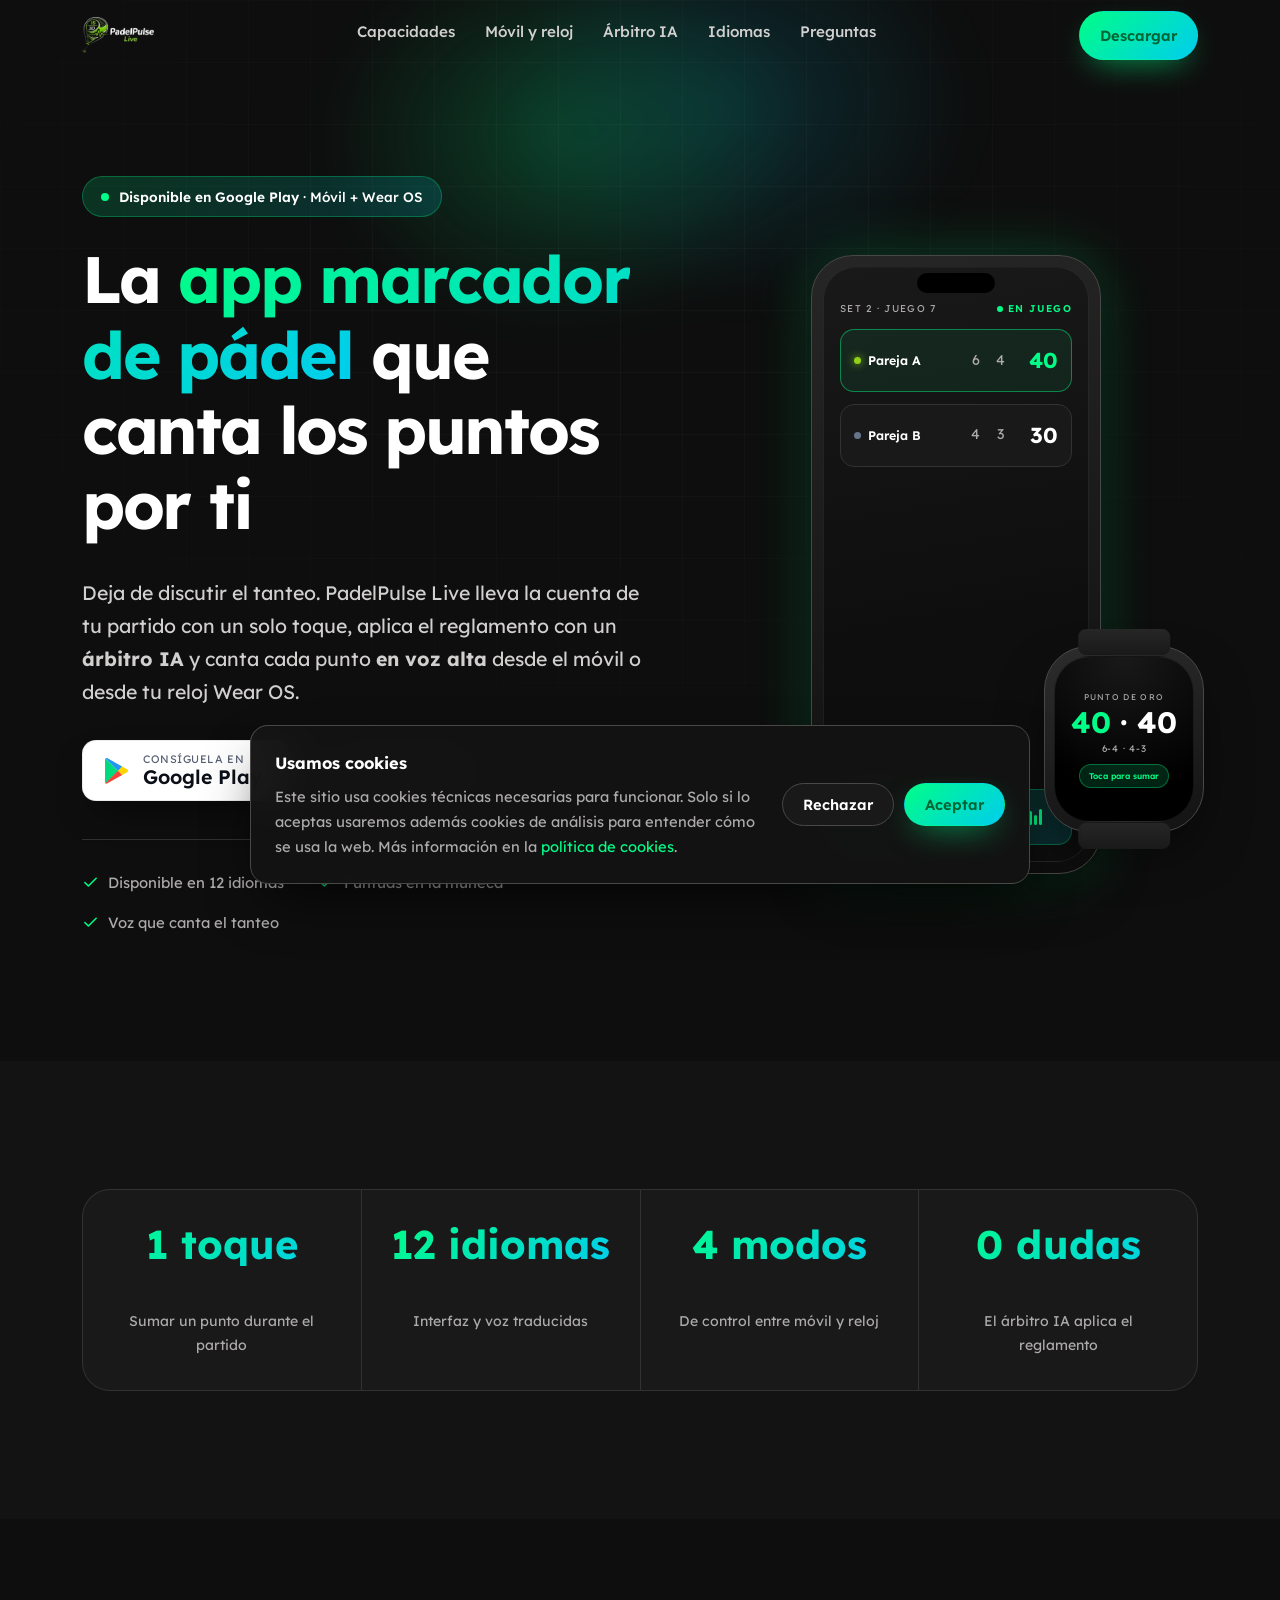
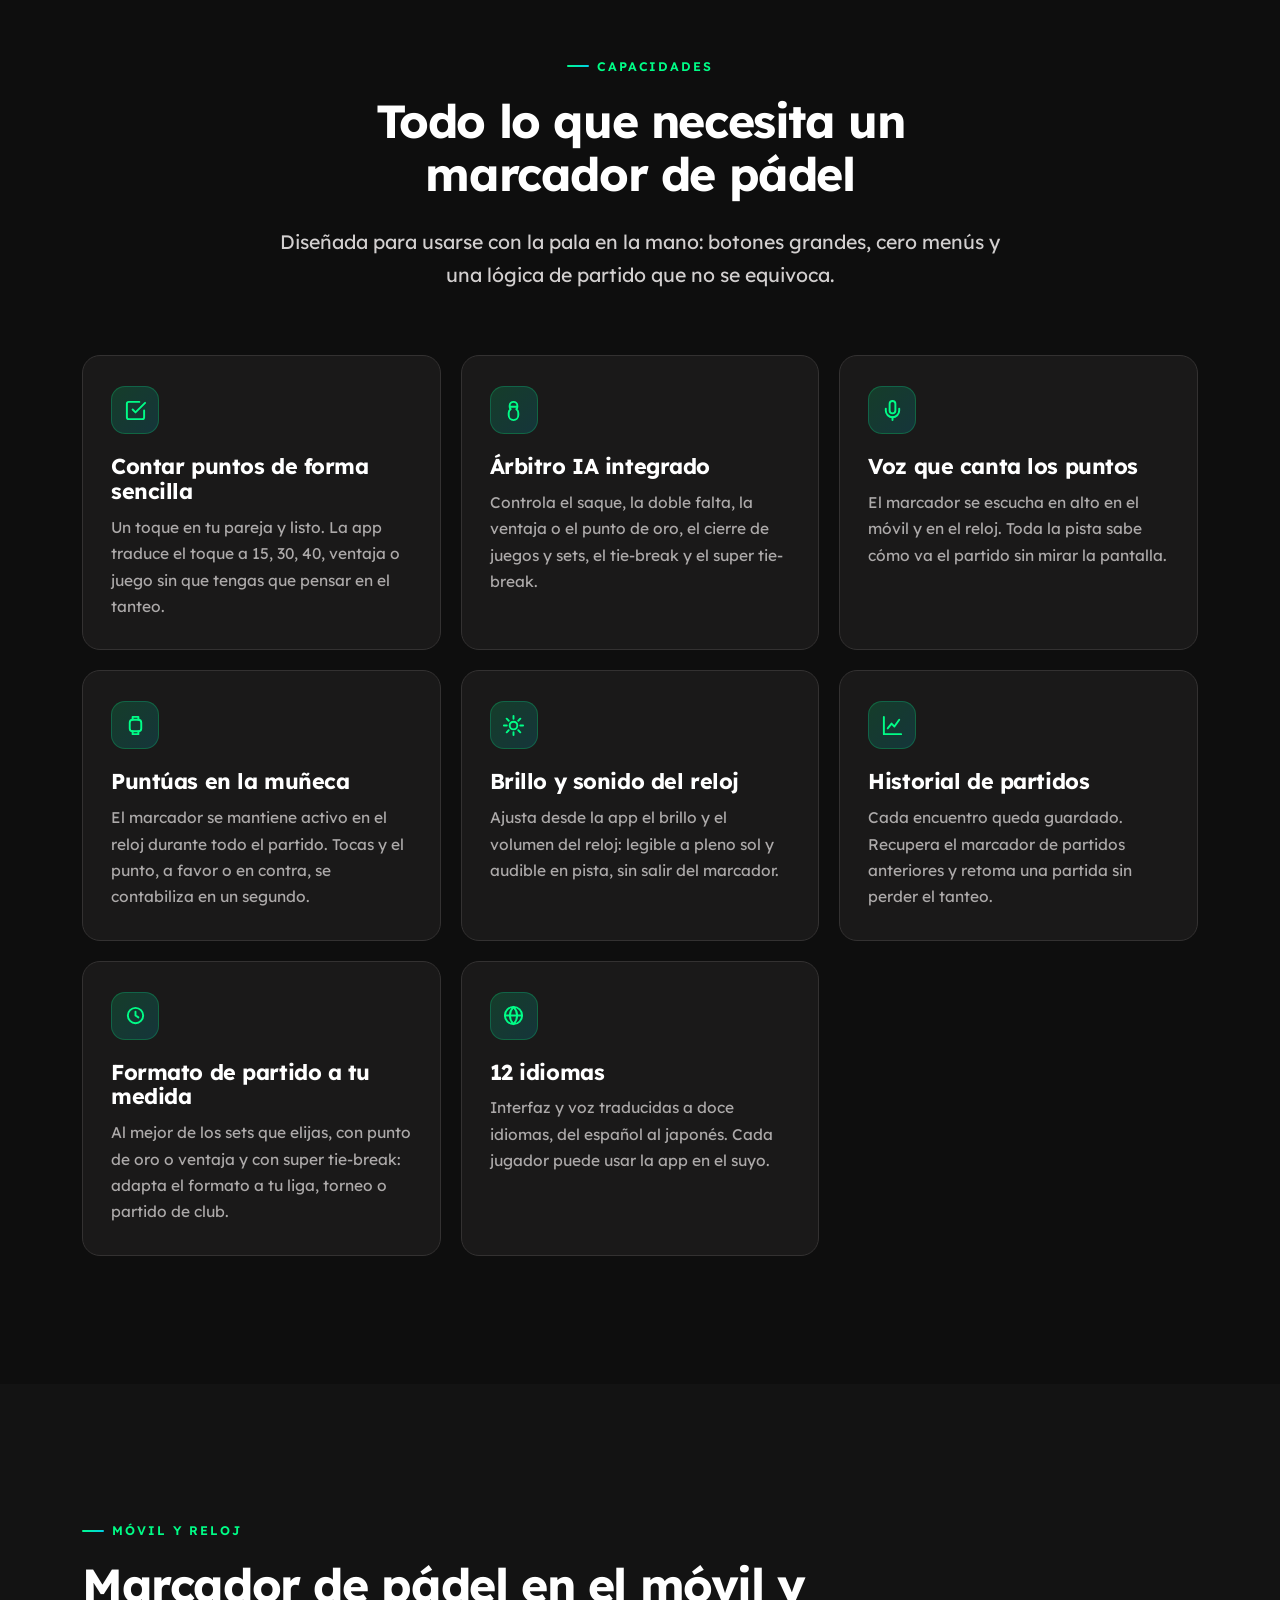
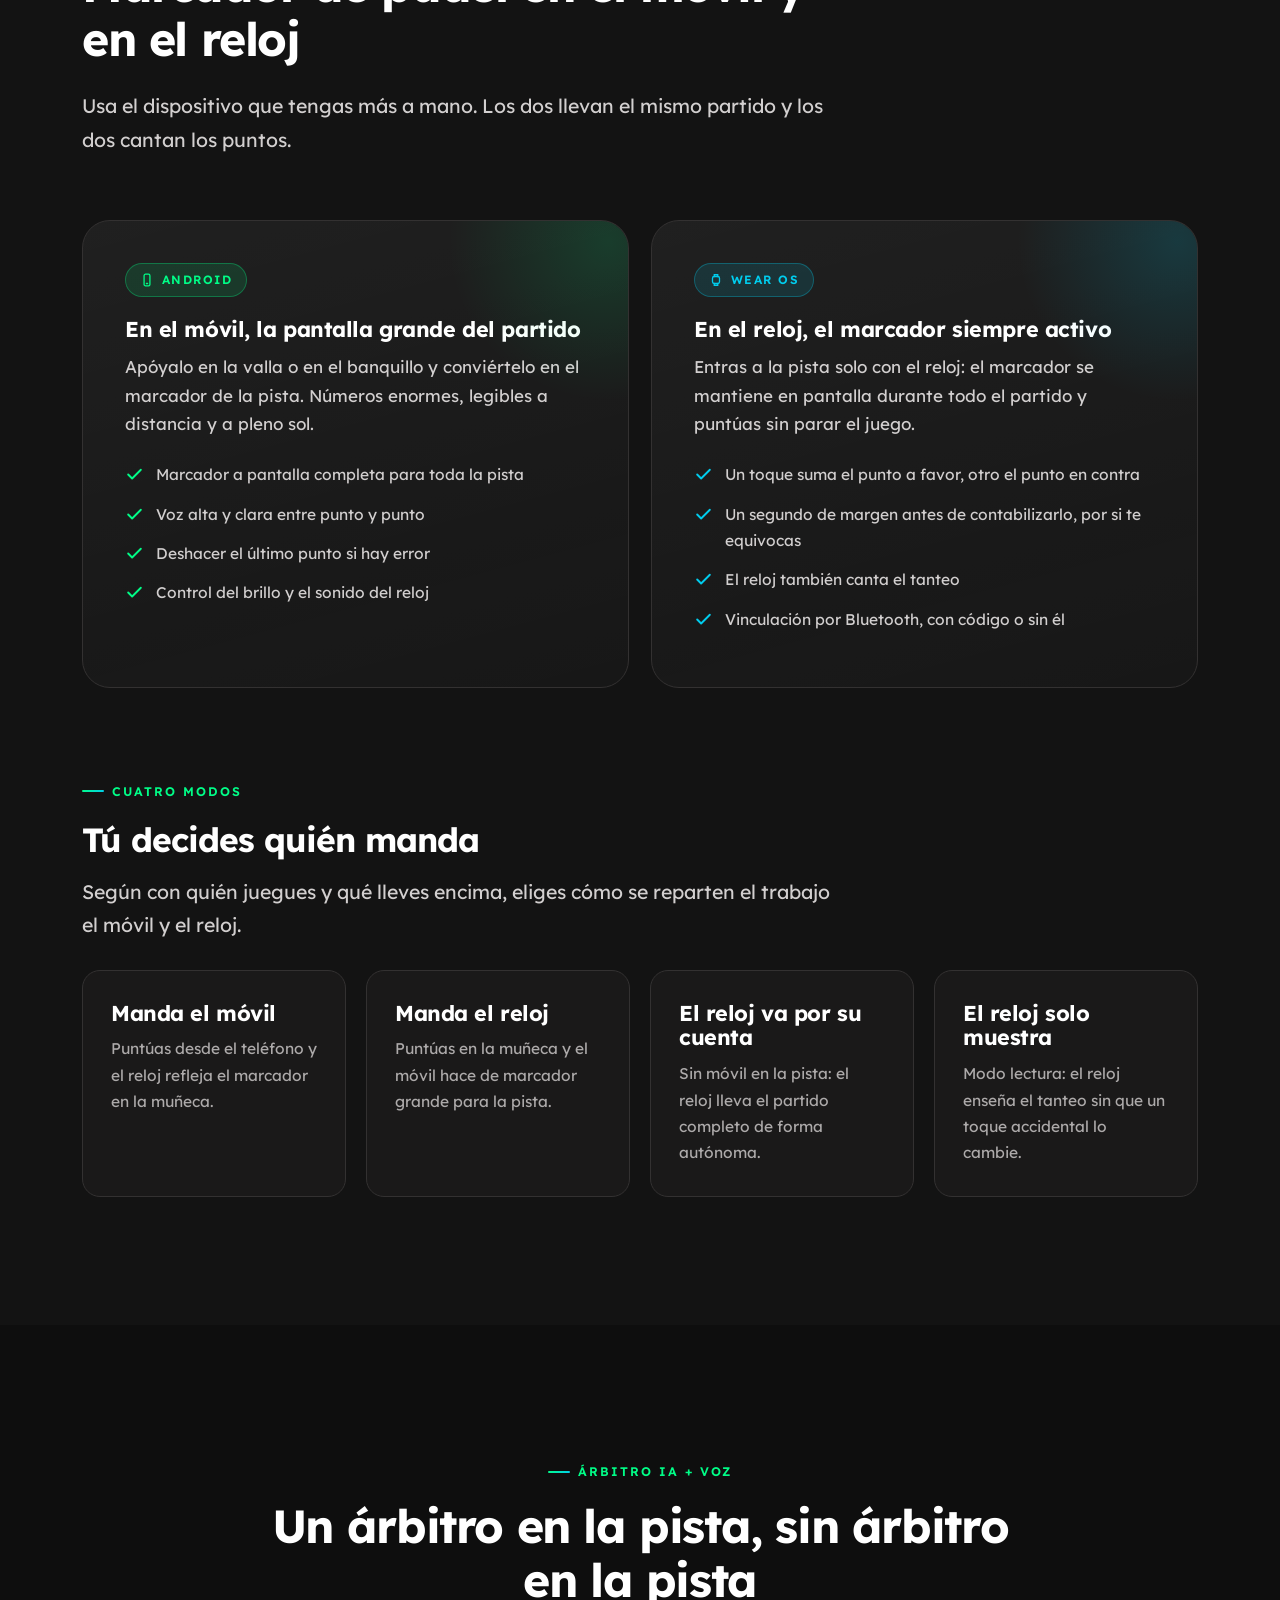
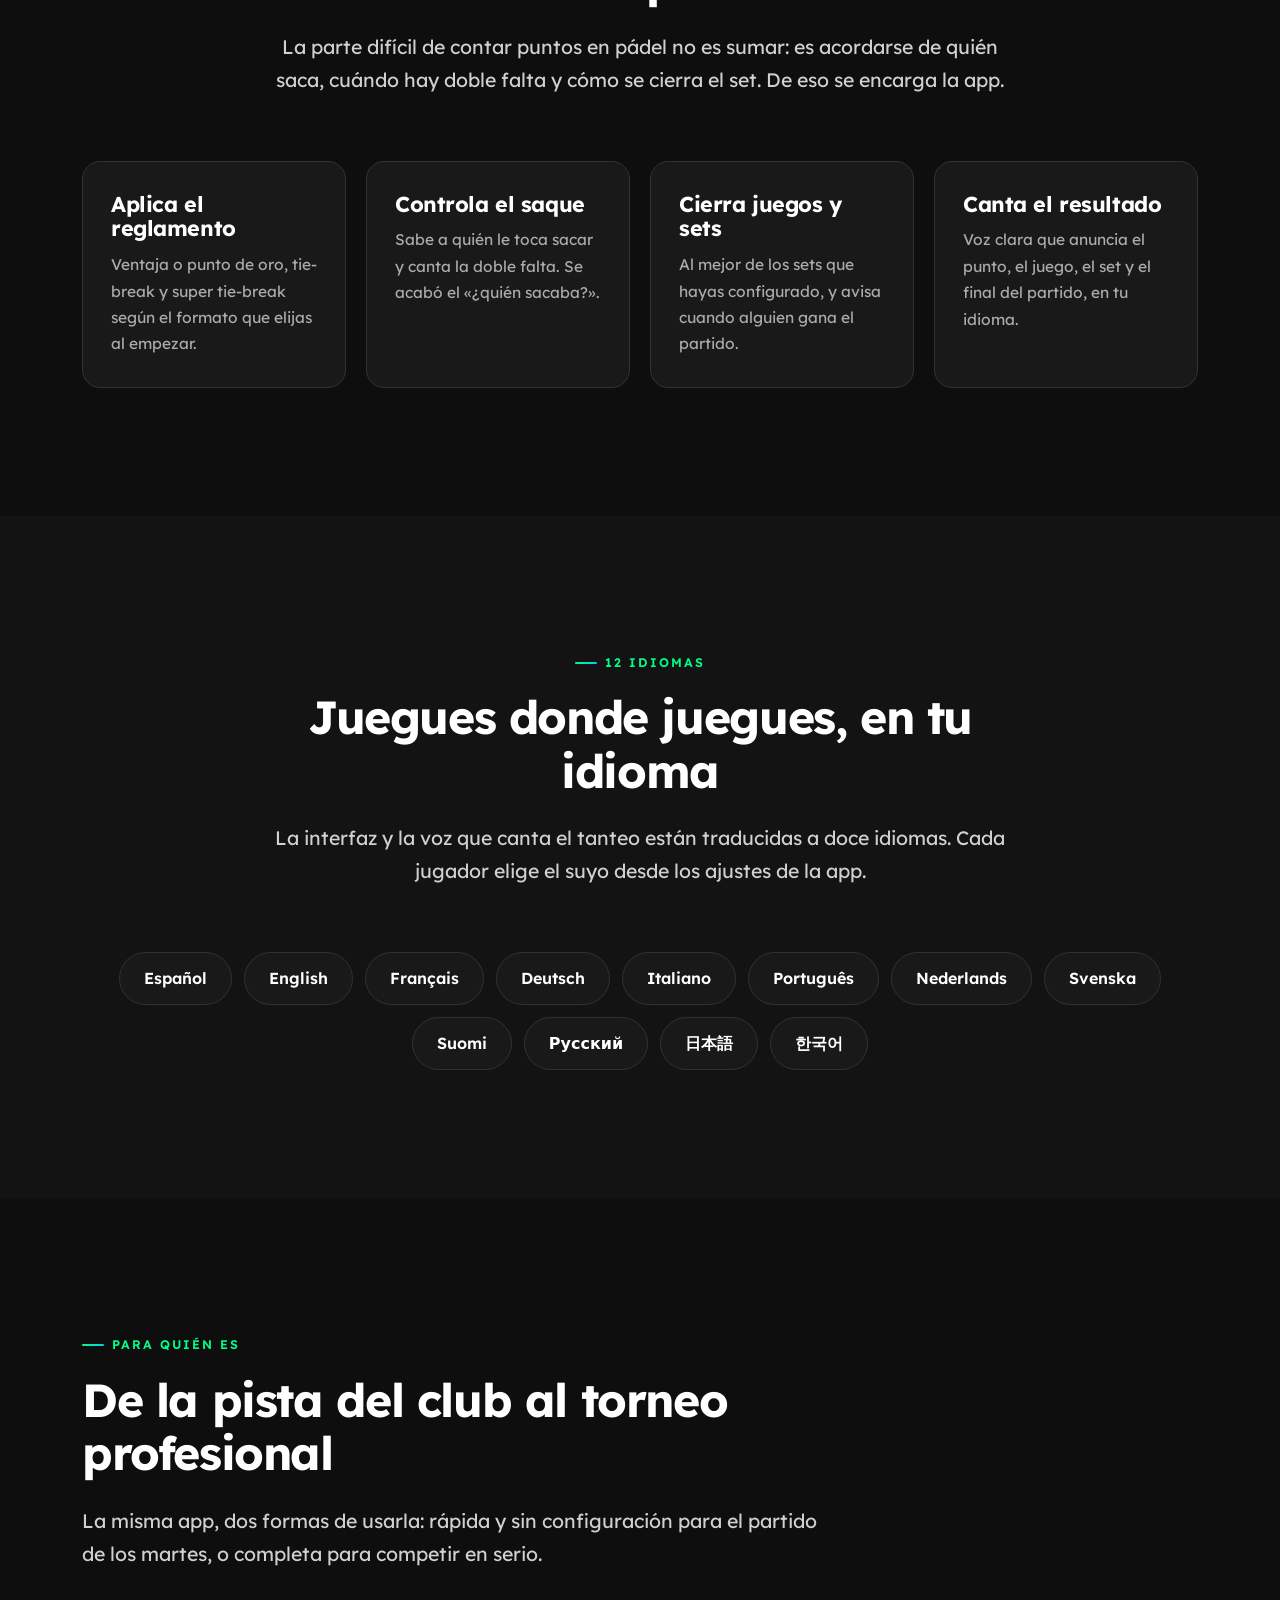
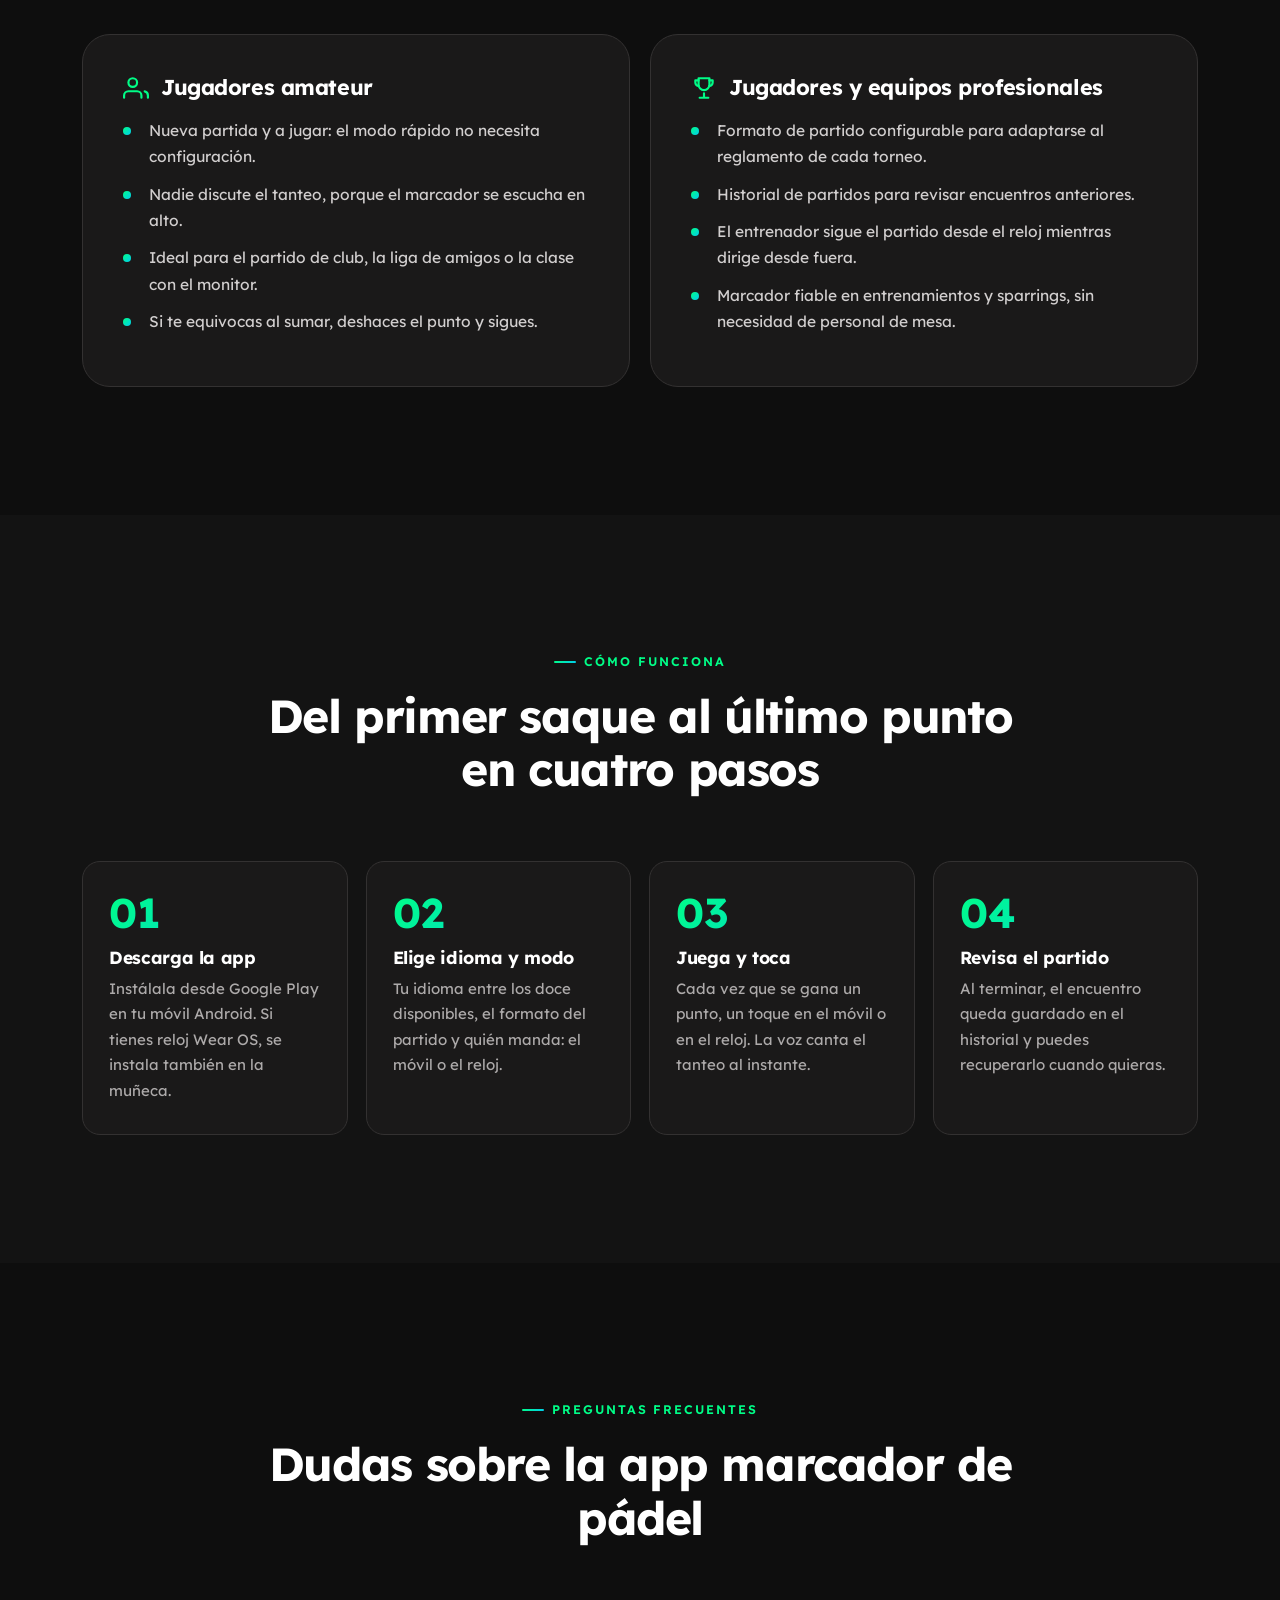
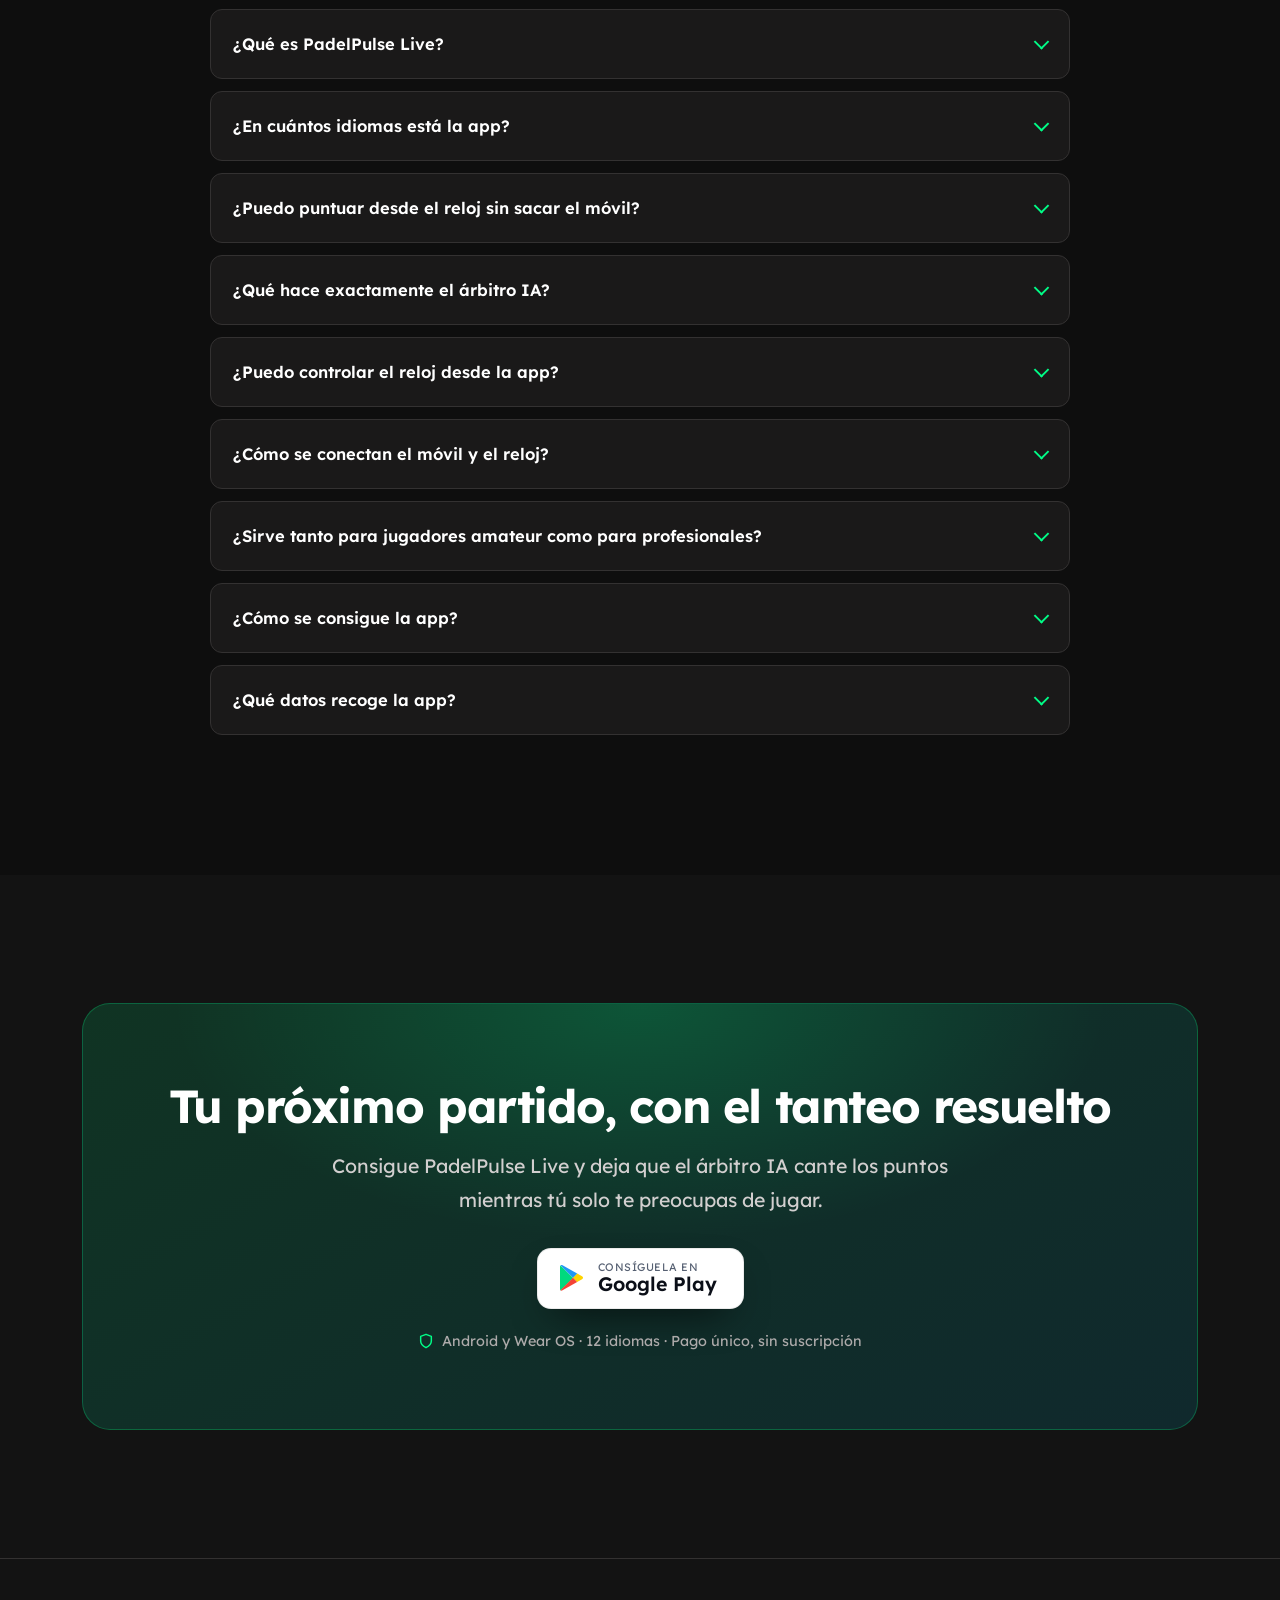
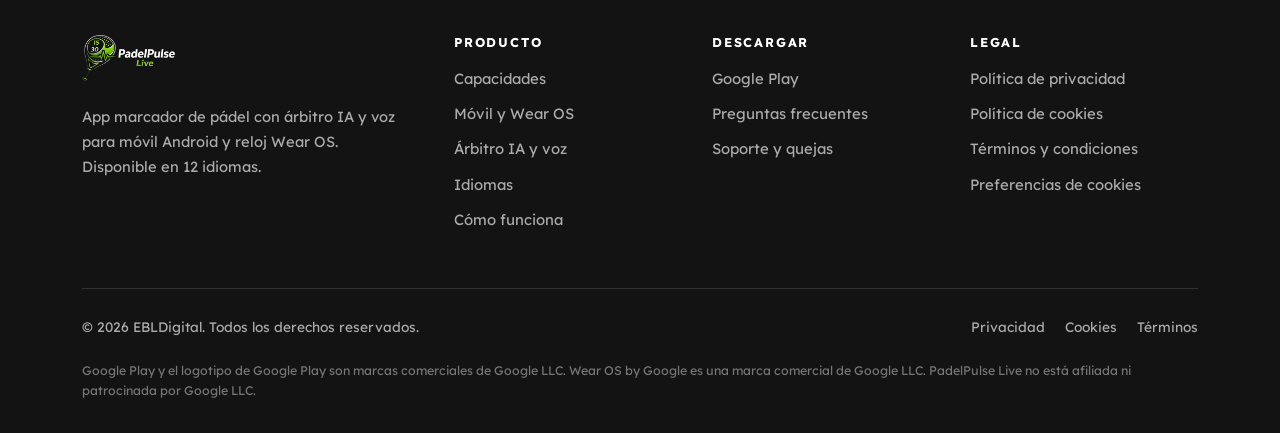
<file: web/index.html>
<!DOCTYPE html>
<html lang="es">
<head>
<meta charset="utf-8">
<meta name="viewport" content="width=device-width, initial-scale=1">

<title>App marcador de pádel para móvil y reloj | PadelPulse Live</title>
<meta name="description" content="PadelPulse Live es la app marcador de pádel con árbitro IA y voz que canta los puntos en el móvil y en el reloj Wear OS. Puntúas en la muñeca, en 12 idiomas. Disponible en Google Play.">
<meta name="keywords" content="app marcador de padel, marcador de pádel, contador de puntos padel, marcador padel reloj, marcador padel Wear OS, árbitro IA padel, app para contar puntos de padel">
<meta name="author" content="EBLDigital">
<meta name="robots" content="index, follow, max-image-preview:large, max-snippet:-1, max-video-preview:-1">
<meta name="theme-color" content="#0e0e0e">
<meta name="format-detection" content="telephone=no">
<link rel="canonical" href="https://padelpulselive.com/">

<!-- Open Graph -->
<meta property="og:type" content="website">
<meta property="og:site_name" content="PadelPulse Live">
<meta property="og:locale" content="es_ES">
<meta property="og:url" content="https://padelpulselive.com/">
<meta property="og:title" content="App marcador de pádel para móvil y reloj | PadelPulse Live">
<meta property="og:description" content="Marcador de pádel con árbitro IA y voz que canta los puntos en el móvil y en el reloj Wear OS. En 12 idiomas, para jugadores amateur y profesionales.">
<meta property="og:image" content="https://padelpulselive.com/assets/img/og-image.png">
<meta property="og:image:width" content="1200">
<meta property="og:image:height" content="630">
<meta property="og:image:alt" content="PadelPulse Live, app marcador de pádel para móvil y Wear OS">

<!-- Twitter / X -->
<meta name="twitter:card" content="summary_large_image">
<meta name="twitter:title" content="App marcador de pádel para móvil y reloj | PadelPulse Live">
<meta name="twitter:description" content="Marcador de pádel con árbitro IA y voz que canta los puntos en el móvil y en el reloj Wear OS.">
<meta name="twitter:image" content="https://padelpulselive.com/assets/img/og-image.png">

<link rel="icon" href="/assets/img/icon.png?v=20260828" type="image/png" sizes="512x512">
<link rel="apple-touch-icon" href="/assets/img/icon.png?v=20260828">
<link rel="manifest" href="/site.webmanifest">

<link rel="preconnect" href="https://fonts.googleapis.com">
<link rel="preconnect" href="https://fonts.gstatic.com" crossorigin>
<link rel="stylesheet" href="https://fonts.googleapis.com/css2?family=Lexend:wght@300;400;500;600;700;800&display=swap">
<link rel="stylesheet" href="/assets/css/styles.css?v=20260828">
<noscript><style>.reveal{opacity:1 !important;transform:none !important}</style></noscript>

<script type="application/ld+json">
{
  "@context": "https://schema.org",
  "@graph": [
    {
      "@type": "Organization",
      "@id": "https://padelpulselive.com/#organization",
      "name": "EBLDigital",
      "url": "https://padelpulselive.com/",
      "logo": "https://padelpulselive.com/assets/img/logo.png",
      "email": "ebldigital92@gmail.com",
      "address": {
        "@type": "PostalAddress",
        "streetAddress": "Calle Fermín Caballero 30, 3D",
        "postalCode": "28034",
        "addressLocality": "Madrid",
        "addressCountry": "ES"
      },
      "areaServed": "ES"
    },
    {
      "@type": "WebSite",
      "@id": "https://padelpulselive.com/#website",
      "url": "https://padelpulselive.com/",
      "name": "PadelPulse Live",
      "description": "App marcador de pádel con árbitro IA y voz para móvil y Wear OS.",
      "inLanguage": "es-ES",
      "publisher": { "@id": "https://padelpulselive.com/#organization" }
    },
    {
      "@type": "MobileApplication",
      "@id": "https://padelpulselive.com/#app",
      "name": "PadelPulse Live",
      "alternateName": "PadelPulse Live — Marcador de pádel",
      "description": "App marcador de pádel para contar los puntos de forma sencilla, con árbitro IA y voz que canta el tanteo en el móvil y en el reloj Wear OS. Disponible en 12 idiomas y pensada para jugadores amateur y profesionales.",
      "applicationCategory": "SportsApplication",
      "applicationSubCategory": "Marcador de pádel",
      "operatingSystem": "Android, Wear OS",
      "url": "https://padelpulselive.com/",
      "installUrl": "https://play.google.com/store/apps/details?id=padelpulseapp2.netlify.app",
      "downloadUrl": "https://play.google.com/store/apps/details?id=padelpulseapp2.netlify.app",
      "inLanguage": ["es", "en", "fr", "de", "it", "pt", "nl", "sv", "fi", "ru", "ja", "ko"],
      "availableLanguage": ["Español", "English", "Français", "Deutsch", "Italiano", "Português", "Nederlands", "Svenska", "Suomi", "Русский", "日本語", "한국어"],
      "image": "https://padelpulselive.com/assets/img/og-image.png",
      "screenshot": "https://padelpulselive.com/assets/img/og-image.png",
      "featureList": [
        "Marcador de pádel en un toque",
        "Árbitro IA que aplica el reglamento",
        "Voz que canta los puntos",
        "App para reloj Wear OS: puntúas en la muñeca",
        "Cuatro modos de control entre móvil y reloj",
        "Control del brillo y del sonido del reloj",
        "Punto de oro, ventaja, tie-break y super tie-break",
        "Historial de partidos",
        "Disponible en 12 idiomas"
      ],
      "publisher": { "@id": "https://padelpulselive.com/#organization" }
    },
    {
      "@type": "FAQPage",
      "@id": "https://padelpulselive.com/#faq",
      "inLanguage": "es-ES",
      "mainEntity": [
        {
          "@type": "Question",
          "name": "¿Qué es PadelPulse Live?",
          "acceptedAnswer": {
            "@type": "Answer",
            "text": "PadelPulse Live es una app marcador de pádel para Android y Wear OS. Lleva el tanteo del partido con un toque, aplica el reglamento con un árbitro IA y canta los puntos en voz alta tanto en el móvil como en el reloj."
          }
        },
        {
          "@type": "Question",
          "name": "¿En cuántos idiomas está la app marcador de pádel?",
          "acceptedAnswer": {
            "@type": "Answer",
            "text": "En 12 idiomas: español, inglés, francés, alemán, italiano, portugués, neerlandés, sueco, finés, ruso, japonés y coreano. Se traducen tanto la interfaz como la voz que canta el tanteo."
          }
        },
        {
          "@type": "Question",
          "name": "¿Puedo puntuar desde el reloj sin sacar el móvil?",
          "acceptedAnswer": {
            "@type": "Answer",
            "text": "Sí. El marcador se mantiene activo en la muñeca y puntúas directamente en el reloj: un toque suma el punto a favor y otro el punto en contra, con un segundo de margen para confirmarlo antes de que se contabilice."
          }
        },
        {
          "@type": "Question",
          "name": "¿Qué hace el árbitro IA?",
          "acceptedAnswer": {
            "@type": "Answer",
            "text": "El árbitro IA se encarga de la lógica del partido: suma el punto al equipo correcto, controla el saque, aplica ventaja o punto de oro, gestiona la doble falta, cierra juegos y sets y resuelve el tie-break y el super tie-break. Tú solo marcas quién ha ganado el punto."
          }
        },
        {
          "@type": "Question",
          "name": "¿Puedo controlar el reloj desde la app?",
          "acceptedAnswer": {
            "@type": "Answer",
            "text": "Sí. Desde la app ajustas el brillo y el sonido del reloj para que el marcador se lea a pleno sol y se escuche en pista sin tener que salir de la aplicación."
          }
        },
        {
          "@type": "Question",
          "name": "¿Sirve tanto para jugadores amateur como para profesionales?",
          "acceptedAnswer": {
            "@type": "Answer",
            "text": "Sí. En modo rápido cualquier jugador amateur puede abrir la app y empezar a contar puntos en segundos. Para competición y entrenamiento puedes elegir el formato del partido, el número de sets y consultar el historial."
          }
        },
        {
          "@type": "Question",
          "name": "¿Cómo se consigue la app?",
          "acceptedAnswer": {
            "@type": "Answer",
            "text": "Se descarga desde Google Play. Es una aplicación de pago con un único cobro: el precio actualizado aparece siempre en la ficha de Google Play."
          }
        }
      ]
    }
  ]
}
</script>
</head>
<body>

<a class="skip-link" href="#contenido">Saltar al contenido</a>

<!-- ============================================================== NAV === -->
<header class="nav" data-nav>
  <div class="nav__inner">
    <a class="brand" href="/" aria-label="PadelPulse Live, inicio">
      <img class="brand__logo" src="/assets/img/logo.png?v=20260828" width="362" height="180" alt="PadelPulse Live">
    </a>

    <button class="nav__burger" data-burger type="button" aria-expanded="false" aria-controls="menu-principal" aria-label="Abrir menú de navegación">
      <span></span><span></span><span></span>
    </button>

    <div class="nav__menu" id="menu-principal" data-menu>
      <nav aria-label="Navegación principal">
        <ul class="nav__links">
          <li><a href="#capacidades">Capacidades</a></li>
          <li><a href="#dispositivos">Móvil y reloj</a></li>
          <li><a href="#arbitro-ia">Árbitro IA</a></li>
          <li><a href="#idiomas">Idiomas</a></li>
          <li><a href="#faq">Preguntas</a></li>
        </ul>
      </nav>
      <div class="nav__cta nav__cta--desktop">
        <a class="btn btn--primary btn--sm" href="https://play.google.com/store/apps/details?id=padelpulseapp2.netlify.app" target="_blank" rel="noopener">
          Descargar
        </a>
      </div>
      <div class="nav__cta nav__cta--mobile">
        <a class="btn btn--primary" href="https://play.google.com/store/apps/details?id=padelpulseapp2.netlify.app" target="_blank" rel="noopener">
          Descargar en Google Play
        </a>
      </div>
    </div>
  </div>
</header>

<main id="contenido">

<!-- ============================================================= HERO === -->
<section class="hero">
  <div class="wrap">
    <div class="hero__grid">

      <div class="hero__copy">
        <p class="pill">
          <span class="pill__dot" aria-hidden="true"></span>
          <span class="pill__txt"><b>Disponible en Google Play</b> · Móvil&nbsp;+&nbsp;Wear&nbsp;OS</span>
        </p>

        <h1>La <span class="grad-text">app marcador de pádel</span> que canta los puntos por ti</h1>

        <p class="lead">
          Deja de discutir el tanteo. PadelPulse Live lleva la cuenta de tu partido
          con un solo toque, aplica el reglamento con un <strong>árbitro&nbsp;IA</strong> y
          canta cada punto <strong>en voz alta</strong> desde el móvil o desde tu reloj Wear&nbsp;OS.
        </p>

        <div class="cta-row">
          <a class="gplay" href="https://play.google.com/store/apps/details?id=padelpulseapp2.netlify.app" target="_blank" rel="noopener" aria-label="Consigue PadelPulse Live en Google Play">
            <svg viewBox="0 0 512 512" aria-hidden="true">
              <path fill="#00d97e" d="M47 20c-6 6-9 15-9 27v418c0 12 3 21 9 27l2 2 234-234v-8L49 18z"/>
              <path fill="#ffd400" d="M361 334l-78-78v-8l78-78 2 1 93 53c26 15 26 39 0 54l-93 53z"/>
              <path fill="#f44336" d="M363 333l-80-80L47 489c9 9 23 10 39 1z"/>
              <path fill="#2196f3" d="M363 172L86 15C70 6 56 7 47 16l236 237z"/>
            </svg>
            <span class="gplay__txt">
              <span class="gplay__small">Consíguela en</span>
              <span class="gplay__big">Google Play</span>
            </span>
          </a>

          <a class="btn btn--ghost" href="#capacidades">Ver capacidades</a>
        </div>

        <ul class="hero__proof">
          <li>
            <svg viewBox="0 0 24 24" fill="none" stroke="currentColor" stroke-width="2.2" stroke-linecap="round" stroke-linejoin="round" aria-hidden="true"><path d="M20 6L9 17l-5-5"/></svg>
            Disponible en 12 idiomas
          </li>
          <li>
            <svg viewBox="0 0 24 24" fill="none" stroke="currentColor" stroke-width="2.2" stroke-linecap="round" stroke-linejoin="round" aria-hidden="true"><path d="M20 6L9 17l-5-5"/></svg>
            Puntúas en la muñeca
          </li>
          <li>
            <svg viewBox="0 0 24 24" fill="none" stroke="currentColor" stroke-width="2.2" stroke-linecap="round" stroke-linejoin="round" aria-hidden="true"><path d="M20 6L9 17l-5-5"/></svg>
            Voz que canta el tanteo
          </li>
        </ul>
      </div>

      <!-- Maqueta móvil + reloj -->
      <div class="showcase" aria-hidden="true">
        <div class="phone">
          <span class="phone__notch"></span>
          <div class="phone__screen">
            <div class="scoreboard">
              <div class="scoreboard__head">
                <span>Set 2 · Juego 7</span>
                <span class="scoreboard__live">En juego</span>
              </div>

              <div class="score-card score-card--serving">
                <span class="score-card__team">
                  <span class="score-card__ball"></span>
                  <span class="score-card__name">Pareja A</span>
                </span>
                <span class="score-card__set">6</span>
                <span class="score-card__set">4</span>
                <span class="score-card__pts">40</span>
              </div>

              <div class="score-card">
                <span class="score-card__team">
                  <span class="score-card__ball" style="background:#64748b"></span>
                  <span class="score-card__name">Pareja B</span>
                </span>
                <span class="score-card__set">4</span>
                <span class="score-card__set">3</span>
                <span class="score-card__pts">30</span>
              </div>

              <div class="voice-bubble">
                <span class="voice-bubble__icon">
                  <svg viewBox="0 0 24 24" fill="none" stroke="currentColor" stroke-width="2.2" stroke-linecap="round" stroke-linejoin="round"><path d="M12 2a3 3 0 0 0-3 3v7a3 3 0 0 0 6 0V5a3 3 0 0 0-3-3z"/><path d="M19 10v2a7 7 0 0 1-14 0v-2"/><path d="M12 19v3"/></svg>
                </span>
                <span class="voice-bubble__txt"><b>«Cuarenta - treinta»</b><br>Árbitro IA · voz activa</span>
                <span class="eq"><i></i><i></i><i></i><i></i></span>
              </div>
            </div>
          </div>
        </div>

        <div class="watch">
          <div class="watch__face">
            <span class="watch__label">Punto de oro</span>
            <span class="watch__score"><b>40</b> · 40</span>
            <span class="watch__sets">6-4 · 4-3</span>
            <span class="watch__tap">Toca para sumar</span>
          </div>
        </div>
      </div>

    </div>
  </div>
</section>

<!-- =========================================================== STATS ==== -->
<section class="section section--alt" aria-label="Resumen de la aplicación">
  <div class="wrap">
    <div class="stats reveal">
      <div class="stat">
        <p class="stat__k">1 toque</p>
        <p class="stat__l">Sumar un punto durante el partido</p>
      </div>
      <div class="stat">
        <p class="stat__k">12 idiomas</p>
        <p class="stat__l">Interfaz y voz traducidas</p>
      </div>
      <div class="stat">
        <p class="stat__k">4 modos</p>
        <p class="stat__l">De control entre móvil y reloj</p>
      </div>
      <div class="stat">
        <p class="stat__k">0 dudas</p>
        <p class="stat__l">El árbitro IA aplica el reglamento</p>
      </div>
    </div>
  </div>
</section>

<!-- ====================================================== CAPACIDADES === -->
<section class="section" id="capacidades">
  <div class="wrap">
    <div class="section-head section-head--center reveal">
      <p class="eyebrow">Capacidades</p>
      <h2>Todo lo que necesita un marcador de pádel</h2>
      <p class="lead">
        Diseñada para usarse con la pala en la mano: botones grandes, cero menús
        y una lógica de partido que no se equivoca.
      </p>
    </div>

    <div class="grid grid--3">

      <article class="card reveal">
        <span class="card__icon"><svg viewBox="0 0 24 24" fill="none" stroke="currentColor" stroke-width="2" stroke-linecap="round" stroke-linejoin="round" aria-hidden="true"><path d="M9 11l3 3L22 4"/><path d="M21 12v7a2 2 0 0 1-2 2H5a2 2 0 0 1-2-2V5a2 2 0 0 1 2-2h11"/></svg></span>
        <h3>Contar puntos de forma sencilla</h3>
        <p>Un toque en tu pareja y listo. La app traduce el toque a 15, 30, 40, ventaja o juego sin que tengas que pensar en el tanteo.</p>
      </article>

      <article class="card reveal">
        <span class="card__icon"><svg viewBox="0 0 24 24" fill="none" stroke="currentColor" stroke-width="2" stroke-linecap="round" stroke-linejoin="round" aria-hidden="true"><path d="M12 3a4 4 0 0 1 4 4v1a4 4 0 0 1-1 2.6A5 5 0 0 1 17 15v2a5 5 0 0 1-10 0v-2a5 5 0 0 1 2-4.4A4 4 0 0 1 8 8V7a4 4 0 0 1 4-4z"/><path d="M9 8h6"/></svg></span>
        <h3>Árbitro IA integrado</h3>
        <p>Controla el saque, la doble falta, la ventaja o el punto de oro, el cierre de juegos y sets, el tie-break y el super tie-break.</p>
      </article>

      <article class="card reveal">
        <span class="card__icon"><svg viewBox="0 0 24 24" fill="none" stroke="currentColor" stroke-width="2" stroke-linecap="round" stroke-linejoin="round" aria-hidden="true"><path d="M12 2a3 3 0 0 0-3 3v7a3 3 0 0 0 6 0V5a3 3 0 0 0-3-3z"/><path d="M19 10v2a7 7 0 0 1-14 0v-2"/><path d="M12 19v3"/></svg></span>
        <h3>Voz que canta los puntos</h3>
        <p>El marcador se escucha en alto en el móvil y en el reloj. Toda la pista sabe cómo va el partido sin mirar la pantalla.</p>
      </article>

      <article class="card reveal">
        <span class="card__icon"><svg viewBox="0 0 24 24" fill="none" stroke="currentColor" stroke-width="2" stroke-linecap="round" stroke-linejoin="round" aria-hidden="true"><rect x="6" y="6" width="12" height="12" rx="3"/><path d="M9 6V3h6v3M9 18v3h6v-3"/></svg></span>
        <h3>Puntúas en la muñeca</h3>
        <p>El marcador se mantiene activo en el reloj durante todo el partido. Tocas y el punto, a favor o en contra, se contabiliza en un segundo.</p>
      </article>

      <article class="card reveal">
        <span class="card__icon"><svg viewBox="0 0 24 24" fill="none" stroke="currentColor" stroke-width="2" stroke-linecap="round" stroke-linejoin="round" aria-hidden="true"><circle cx="12" cy="12" r="4"/><path d="M12 2v3M12 19v3M2 12h3M19 12h3M4.9 4.9l2.1 2.1M17 17l2.1 2.1M19.1 4.9L17 7M7 17l-2.1 2.1"/></svg></span>
        <h3>Brillo y sonido del reloj</h3>
        <p>Ajusta desde la app el brillo y el volumen del reloj: legible a pleno sol y audible en pista, sin salir del marcador.</p>
      </article>

      <article class="card reveal">
        <span class="card__icon"><svg viewBox="0 0 24 24" fill="none" stroke="currentColor" stroke-width="2" stroke-linecap="round" stroke-linejoin="round" aria-hidden="true"><path d="M3 3v18h18"/><path d="M7 15l4-5 3 3 5-7"/></svg></span>
        <h3>Historial de partidos</h3>
        <p>Cada encuentro queda guardado. Recupera el marcador de partidos anteriores y retoma una partida sin perder el tanteo.</p>
      </article>

      <article class="card reveal">
        <span class="card__icon"><svg viewBox="0 0 24 24" fill="none" stroke="currentColor" stroke-width="2" stroke-linecap="round" stroke-linejoin="round" aria-hidden="true"><path d="M12 20a8 8 0 1 0 0-16 8 8 0 0 0 0 16z"/><path d="M12 8v4l3 2"/></svg></span>
        <h3>Formato de partido a tu medida</h3>
        <p>Al mejor de los sets que elijas, con punto de oro o ventaja y con super tie-break: adapta el formato a tu liga, torneo o partido de club.</p>
      </article>

      <article class="card reveal">
        <span class="card__icon"><svg viewBox="0 0 24 24" fill="none" stroke="currentColor" stroke-width="2" stroke-linecap="round" stroke-linejoin="round" aria-hidden="true"><circle cx="12" cy="12" r="9"/><path d="M3 12h18M12 3c2.5 2.7 3.8 5.7 3.8 9s-1.3 6.3-3.8 9c-2.5-2.7-3.8-5.7-3.8-9S9.5 5.7 12 3z"/></svg></span>
        <h3>12 idiomas</h3>
        <p>Interfaz y voz traducidas a doce idiomas, del español al japonés. Cada jugador puede usar la app en el suyo.</p>
      </article>

    </div>
  </div>
</section>

<!-- ====================================================== DISPOSITIVOS == -->
<section class="section section--alt" id="dispositivos">
  <div class="wrap">
    <div class="section-head reveal">
      <p class="eyebrow">Móvil y reloj</p>
      <h2>Marcador de pádel en el móvil y en el reloj</h2>
      <p class="lead">
        Usa el dispositivo que tengas más a mano. Los dos llevan el mismo partido
        y los dos cantan los puntos.
      </p>
    </div>

    <div class="split">

      <article class="device reveal">
        <span class="device__tag">
          <svg width="14" height="14" viewBox="0 0 24 24" fill="none" stroke="currentColor" stroke-width="2.2" stroke-linecap="round" aria-hidden="true"><rect x="7" y="2" width="10" height="20" rx="2.5"/><path d="M11 18h2"/></svg>
          Android
        </span>
        <h3>En el móvil, la pantalla grande del partido</h3>
        <p>Apóyalo en la valla o en el banquillo y conviértelo en el marcador de la pista. Números enormes, legibles a distancia y a pleno sol.</p>
        <ul>
          <li><svg viewBox="0 0 24 24" fill="none" stroke="currentColor" stroke-width="2.4" stroke-linecap="round" stroke-linejoin="round" aria-hidden="true"><path d="M20 6L9 17l-5-5"/></svg> Marcador a pantalla completa para toda la pista</li>
          <li><svg viewBox="0 0 24 24" fill="none" stroke="currentColor" stroke-width="2.4" stroke-linecap="round" stroke-linejoin="round" aria-hidden="true"><path d="M20 6L9 17l-5-5"/></svg> Voz alta y clara entre punto y punto</li>
          <li><svg viewBox="0 0 24 24" fill="none" stroke="currentColor" stroke-width="2.4" stroke-linecap="round" stroke-linejoin="round" aria-hidden="true"><path d="M20 6L9 17l-5-5"/></svg> Deshacer el último punto si hay error</li>
          <li><svg viewBox="0 0 24 24" fill="none" stroke="currentColor" stroke-width="2.4" stroke-linecap="round" stroke-linejoin="round" aria-hidden="true"><path d="M20 6L9 17l-5-5"/></svg> Control del brillo y el sonido del reloj</li>
        </ul>
      </article>

      <article class="device device--court reveal">
        <span class="device__tag">
          <svg width="14" height="14" viewBox="0 0 24 24" fill="none" stroke="currentColor" stroke-width="2.2" stroke-linecap="round" aria-hidden="true"><rect x="6" y="6" width="12" height="12" rx="3"/><path d="M9 6V3h6v3M9 18v3h6v-3"/></svg>
          Wear OS
        </span>
        <h3>En el reloj, el marcador siempre activo</h3>
        <p>Entras a la pista solo con el reloj: el marcador se mantiene en pantalla durante todo el partido y puntúas sin parar el juego.</p>
        <ul>
          <li><svg viewBox="0 0 24 24" fill="none" stroke="currentColor" stroke-width="2.4" stroke-linecap="round" stroke-linejoin="round" aria-hidden="true"><path d="M20 6L9 17l-5-5"/></svg> Un toque suma el punto a favor, otro el punto en contra</li>
          <li><svg viewBox="0 0 24 24" fill="none" stroke="currentColor" stroke-width="2.4" stroke-linecap="round" stroke-linejoin="round" aria-hidden="true"><path d="M20 6L9 17l-5-5"/></svg> Un segundo de margen antes de contabilizarlo, por si te equivocas</li>
          <li><svg viewBox="0 0 24 24" fill="none" stroke="currentColor" stroke-width="2.4" stroke-linecap="round" stroke-linejoin="round" aria-hidden="true"><path d="M20 6L9 17l-5-5"/></svg> El reloj también canta el tanteo</li>
          <li><svg viewBox="0 0 24 24" fill="none" stroke="currentColor" stroke-width="2.4" stroke-linecap="round" stroke-linejoin="round" aria-hidden="true"><path d="M20 6L9 17l-5-5"/></svg> Vinculación por Bluetooth, con código o sin él</li>
        </ul>
      </article>

    </div>

    <!-- Modos de control -->
    <div class="section-head reveal" style="margin-top:clamp(56px,7vw,84px);margin-bottom:28px">
      <p class="eyebrow">Cuatro modos</p>
      <h2 style="font-size:clamp(1.5rem,3vw,2.1rem)">Tú decides quién manda</h2>
      <p class="lead">
        Según con quién juegues y qué lleves encima, eliges cómo se reparten el
        trabajo el móvil y el reloj.
      </p>
    </div>

    <div class="grid grid--4">
      <article class="card reveal">
        <h3>Manda el móvil</h3>
        <p>Puntúas desde el teléfono y el reloj refleja el marcador en la muñeca.</p>
      </article>
      <article class="card reveal">
        <h3>Manda el reloj</h3>
        <p>Puntúas en la muñeca y el móvil hace de marcador grande para la pista.</p>
      </article>
      <article class="card reveal">
        <h3>El reloj va por su cuenta</h3>
        <p>Sin móvil en la pista: el reloj lleva el partido completo de forma autónoma.</p>
      </article>
      <article class="card reveal">
        <h3>El reloj solo muestra</h3>
        <p>Modo lectura: el reloj enseña el tanteo sin que un toque accidental lo cambie.</p>
      </article>
    </div>
  </div>
</section>

<!-- ========================================================= ÁRBITRO IA = -->
<section class="section" id="arbitro-ia">
  <div class="wrap">
    <div class="section-head section-head--center reveal">
      <p class="eyebrow">Árbitro IA + voz</p>
      <h2>Un árbitro en la pista, sin árbitro en la pista</h2>
      <p class="lead">
        La parte difícil de contar puntos en pádel no es sumar: es acordarse de
        quién saca, cuándo hay doble falta y cómo se cierra el set. De eso se
        encarga la app.
      </p>
    </div>

    <div class="grid grid--4">
      <article class="card reveal">
        <h3>Aplica el reglamento</h3>
        <p>Ventaja o punto de oro, tie-break y super tie-break según el formato que elijas al empezar.</p>
      </article>
      <article class="card reveal">
        <h3>Controla el saque</h3>
        <p>Sabe a quién le toca sacar y canta la doble falta. Se acabó el «¿quién sacaba?».</p>
      </article>
      <article class="card reveal">
        <h3>Cierra juegos y sets</h3>
        <p>Al mejor de los sets que hayas configurado, y avisa cuando alguien gana el partido.</p>
      </article>
      <article class="card reveal">
        <h3>Canta el resultado</h3>
        <p>Voz clara que anuncia el punto, el juego, el set y el final del partido, en tu idioma.</p>
      </article>
    </div>
  </div>
</section>

<!-- =========================================================== IDIOMAS == -->
<section class="section section--alt" id="idiomas">
  <div class="wrap">
    <div class="section-head section-head--center reveal">
      <p class="eyebrow">12 idiomas</p>
      <h2>Juegues donde juegues, en tu idioma</h2>
      <p class="lead">
        La interfaz y la voz que canta el tanteo están traducidas a doce idiomas.
        Cada jugador elige el suyo desde los ajustes de la app.
      </p>
    </div>

    <ul class="langs reveal" aria-label="Idiomas disponibles">
      <li><span lang="es">Español</span></li>
      <li><span lang="en">English</span></li>
      <li><span lang="fr">Français</span></li>
      <li><span lang="de">Deutsch</span></li>
      <li><span lang="it">Italiano</span></li>
      <li><span lang="pt">Português</span></li>
      <li><span lang="nl">Nederlands</span></li>
      <li><span lang="sv">Svenska</span></li>
      <li><span lang="fi">Suomi</span></li>
      <li><span lang="ru">Русский</span></li>
      <li><span lang="ja">日本語</span></li>
      <li><span lang="ko">한국어</span></li>
    </ul>
  </div>
</section>

<!-- ========================================================= JUGADORES == -->
<section class="section" id="jugadores">
  <div class="wrap">
    <div class="section-head reveal">
      <p class="eyebrow">Para quién es</p>
      <h2>De la pista del club al torneo profesional</h2>
      <p class="lead">
        La misma app, dos formas de usarla: rápida y sin configuración para el
        partido de los martes, o completa para competir en serio.
      </p>
    </div>

    <div class="grid grid--2">

      <article class="audience reveal">
        <h3>
          <svg viewBox="0 0 24 24" fill="none" stroke="currentColor" stroke-width="2" stroke-linecap="round" stroke-linejoin="round" aria-hidden="true"><path d="M17 21v-2a4 4 0 0 0-4-4H5a4 4 0 0 0-4 4v2"/><circle cx="9" cy="7" r="4"/><path d="M23 21v-2a4 4 0 0 0-3-3.87"/></svg>
          Jugadores amateur
        </h3>
        <ul>
          <li>Nueva partida y a jugar: el modo rápido no necesita configuración.</li>
          <li>Nadie discute el tanteo, porque el marcador se escucha en alto.</li>
          <li>Ideal para el partido de club, la liga de amigos o la clase con el monitor.</li>
          <li>Si te equivocas al sumar, deshaces el punto y sigues.</li>
        </ul>
      </article>

      <article class="audience reveal">
        <h3>
          <svg viewBox="0 0 24 24" fill="none" stroke="currentColor" stroke-width="2" stroke-linecap="round" stroke-linejoin="round" aria-hidden="true"><path d="M8 21h8M12 17v4"/><path d="M17 3H7v6a5 5 0 0 0 10 0V3z"/><path d="M17 5h3v2a3 3 0 0 1-3 3M7 5H4v2a3 3 0 0 0 3 3"/></svg>
          Jugadores y equipos profesionales
        </h3>
        <ul>
          <li>Formato de partido configurable para adaptarse al reglamento de cada torneo.</li>
          <li>Historial de partidos para revisar encuentros anteriores.</li>
          <li>El entrenador sigue el partido desde el reloj mientras dirige desde fuera.</li>
          <li>Marcador fiable en entrenamientos y sparrings, sin necesidad de personal de mesa.</li>
        </ul>
      </article>

    </div>
  </div>
</section>

<!-- ============================================================ PASOS === -->
<section class="section section--alt" id="como-funciona">
  <div class="wrap">
    <div class="section-head section-head--center reveal">
      <p class="eyebrow">Cómo funciona</p>
      <h2>Del primer saque al último punto en cuatro pasos</h2>
    </div>

    <div class="steps">
      <article class="step reveal">
        <span class="step__num">01</span>
        <h3>Descarga la app</h3>
        <p>Instálala desde Google Play en tu móvil Android. Si tienes reloj Wear OS, se instala también en la muñeca.</p>
      </article>
      <article class="step reveal">
        <span class="step__num">02</span>
        <h3>Elige idioma y modo</h3>
        <p>Tu idioma entre los doce disponibles, el formato del partido y quién manda: el móvil o el reloj.</p>
      </article>
      <article class="step reveal">
        <span class="step__num">03</span>
        <h3>Juega y toca</h3>
        <p>Cada vez que se gana un punto, un toque en el móvil o en el reloj. La voz canta el tanteo al instante.</p>
      </article>
      <article class="step reveal">
        <span class="step__num">04</span>
        <h3>Revisa el partido</h3>
        <p>Al terminar, el encuentro queda guardado en el historial y puedes recuperarlo cuando quieras.</p>
      </article>
    </div>
  </div>
</section>

<!-- ============================================================== FAQ === -->
<section class="section" id="faq">
  <div class="wrap">
    <div class="section-head section-head--center reveal">
      <p class="eyebrow">Preguntas frecuentes</p>
      <h2>Dudas sobre la app marcador de pádel</h2>
    </div>

    <div class="faq reveal">
      <details>
        <summary>¿Qué es PadelPulse Live?</summary>
        <div class="faq__body">
          <p>PadelPulse Live es una <strong>app marcador de pádel</strong> para Android y Wear OS. Lleva el tanteo del partido con un toque, aplica el reglamento con un árbitro IA y canta los puntos en voz alta tanto en el móvil como en el reloj.</p>
        </div>
      </details>

      <details>
        <summary>¿En cuántos idiomas está la app?</summary>
        <div class="faq__body">
          <p>En <strong>12 idiomas</strong>: español, inglés, francés, alemán, italiano, portugués, neerlandés, sueco, finés, ruso, japonés y coreano. Se traducen tanto la interfaz como la voz que canta el tanteo.</p>
        </div>
      </details>

      <details>
        <summary>¿Puedo puntuar desde el reloj sin sacar el móvil?</summary>
        <div class="faq__body">
          <p>Sí. El marcador se mantiene activo en la muñeca durante todo el partido y puntúas directamente en el reloj: un toque suma el punto a favor y otro el punto en contra, con <strong>un segundo de margen</strong> antes de que se contabilice, por si te equivocas.</p>
        </div>
      </details>

      <details>
        <summary>¿Qué hace exactamente el árbitro IA?</summary>
        <div class="faq__body">
          <p>Se encarga de toda la lógica del partido: suma el punto a la pareja correcta, controla el saque, canta la doble falta, aplica ventaja o punto de oro, cierra juegos y sets y resuelve el tie-break y el super tie-break. Tú solo marcas quién ha ganado el punto.</p>
        </div>
      </details>

      <details>
        <summary>¿Puedo controlar el reloj desde la app?</summary>
        <div class="faq__body">
          <p>Sí. Desde la app ajustas el <strong>brillo y el sonido del reloj</strong> para que el marcador se lea a pleno sol y se escuche en pista, sin salir de la aplicación.</p>
        </div>
      </details>

      <details>
        <summary>¿Cómo se conectan el móvil y el reloj?</summary>
        <div class="faq__body">
          <p>Por Bluetooth. Puedes vincularlos con un código de emparejamiento o directamente sin código. Una vez vinculados, eliges cuál de los cuatro modos de control quieres usar en cada partido.</p>
        </div>
      </details>

      <details>
        <summary>¿Sirve tanto para jugadores amateur como para profesionales?</summary>
        <div class="faq__body">
          <p>Sí. En modo rápido cualquier jugador amateur puede abrir la app y empezar a contar puntos en segundos. Para competición y entrenamiento puedes elegir el formato del partido, el número de sets y consultar el historial.</p>
        </div>
      </details>

      <details>
        <summary>¿Cómo se consigue la app?</summary>
        <div class="faq__body">
          <p>Se descarga desde <a href="https://play.google.com/store/apps/details?id=padelpulseapp2.netlify.app" target="_blank" rel="noopener">Google Play</a>. Es una aplicación de pago con un único cobro, sin suscripción: el precio actualizado aparece siempre en la ficha de Google Play.</p>
        </div>
      </details>

      <details>
        <summary>¿Qué datos recoge la app?</summary>
        <div class="faq__body">
          <p>Los mínimos para que el marcador funcione. Puedes consultar el detalle en la <a href="/privacidad.html">política de privacidad</a> y en la <a href="/cookies.html">política de cookies</a>.</p>
        </div>
      </details>
    </div>
  </div>
</section>

<!-- ========================================================= CTA FINAL == -->
<section class="section section--alt" id="descargar">
  <div class="wrap">
    <div class="cta-band reveal">
      <h2>Tu próximo partido, con el tanteo resuelto</h2>
      <p class="lead">
        Consigue PadelPulse Live y deja que el árbitro IA cante los puntos
        mientras tú solo te preocupas de jugar.
      </p>
      <div class="cta-row">
        <a class="gplay" href="https://play.google.com/store/apps/details?id=padelpulseapp2.netlify.app" target="_blank" rel="noopener" aria-label="Consigue PadelPulse Live en Google Play">
          <svg viewBox="0 0 512 512" aria-hidden="true">
            <path fill="#00d97e" d="M47 20c-6 6-9 15-9 27v418c0 12 3 21 9 27l2 2 234-234v-8L49 18z"/>
            <path fill="#ffd400" d="M361 334l-78-78v-8l78-78 2 1 93 53c26 15 26 39 0 54l-93 53z"/>
            <path fill="#f44336" d="M363 333l-80-80L47 489c9 9 23 10 39 1z"/>
            <path fill="#2196f3" d="M363 172L86 15C70 6 56 7 47 16l236 237z"/>
          </svg>
          <span class="gplay__txt">
            <span class="gplay__small">Consíguela en</span>
            <span class="gplay__big">Google Play</span>
          </span>
        </a>
      </div>
      <p class="cta-note" style="justify-content:center;margin-top:20px">
        <svg viewBox="0 0 24 24" fill="none" stroke="currentColor" stroke-width="2.2" stroke-linecap="round" stroke-linejoin="round" aria-hidden="true"><path d="M12 22s8-4 8-10V5l-8-3-8 3v7c0 6 8 10 8 10z"/></svg>
        Android y Wear OS · 12 idiomas · Pago único, sin suscripción
      </p>
    </div>
  </div>
</section>

</main>

<!-- =========================================================== FOOTER === -->
<footer class="footer">
  <div class="wrap">
    <div class="footer__grid">

      <div class="footer__about">
        <a class="brand" href="/">
          <img class="brand__logo" src="/assets/img/logo.png?v=20260828" width="362" height="180" alt="PadelPulse Live">
        </a>
        <p>App marcador de pádel con árbitro IA y voz para móvil Android y reloj Wear OS. Disponible en 12 idiomas.</p>
      </div>

      <div>
        <h4>Producto</h4>
        <ul>
          <li><a href="#capacidades">Capacidades</a></li>
          <li><a href="#dispositivos">Móvil y Wear OS</a></li>
          <li><a href="#arbitro-ia">Árbitro IA y voz</a></li>
          <li><a href="#idiomas">Idiomas</a></li>
          <li><a href="#como-funciona">Cómo funciona</a></li>
        </ul>
      </div>

      <div>
        <h4>Descargar</h4>
        <ul>
          <li><a href="https://play.google.com/store/apps/details?id=padelpulseapp2.netlify.app" target="_blank" rel="noopener">Google Play</a></li>
          <li><a href="#faq">Preguntas frecuentes</a></li>
          <li><a href="mailto:ebldigital92@gmail.com">Soporte y quejas</a></li>
        </ul>
      </div>

      <div>
        <h4>Legal</h4>
        <ul>
          <li><a href="/privacidad.html">Política de privacidad</a></li>
          <li><a href="/cookies.html">Política de cookies</a></li>
          <li><a href="/terminos.html">Términos y condiciones</a></li>
          <li><a href="#" data-consent-action="open">Preferencias de cookies</a></li>
        </ul>
      </div>

    </div>

    <div class="footer__bottom">
      <p style="margin:0">© <span data-year>2026</span> EBLDigital. Todos los derechos reservados.</p>
      <div class="footer__legal">
        <a href="/privacidad.html">Privacidad</a>
        <a href="/cookies.html">Cookies</a>
        <a href="/terminos.html">Términos</a>
      </div>
    </div>

    <p class="footer__disclaimer">
      Google Play y el logotipo de Google Play son marcas comerciales de Google LLC.
      Wear OS by Google es una marca comercial de Google LLC. PadelPulse Live no está
      afiliada ni patrocinada por Google LLC.
    </p>
  </div>
</footer>

<!-- ==================================================== BANNER COOKIES == -->
<div class="cookie-banner" data-cookie-banner role="dialog" aria-live="polite" aria-label="Aviso de cookies" hidden>
  <div class="cookie-banner__txt">
    <strong>Usamos cookies</strong>
    Este sitio usa cookies técnicas necesarias para funcionar. Solo si lo aceptas
    usaremos además cookies de análisis para entender cómo se usa la web.
    Más información en la <a href="/cookies.html">política de cookies</a>.
  </div>
  <div class="cookie-banner__actions">
    <button class="btn btn--ghost btn--sm" type="button" data-consent-action="rejected">Rechazar</button>
    <button class="btn btn--primary btn--sm" type="button" data-consent-action="accepted">Aceptar</button>
  </div>
</div>

<script src="/assets/js/main.js?v=20260828" defer></script>
</body>
</html>
</file>
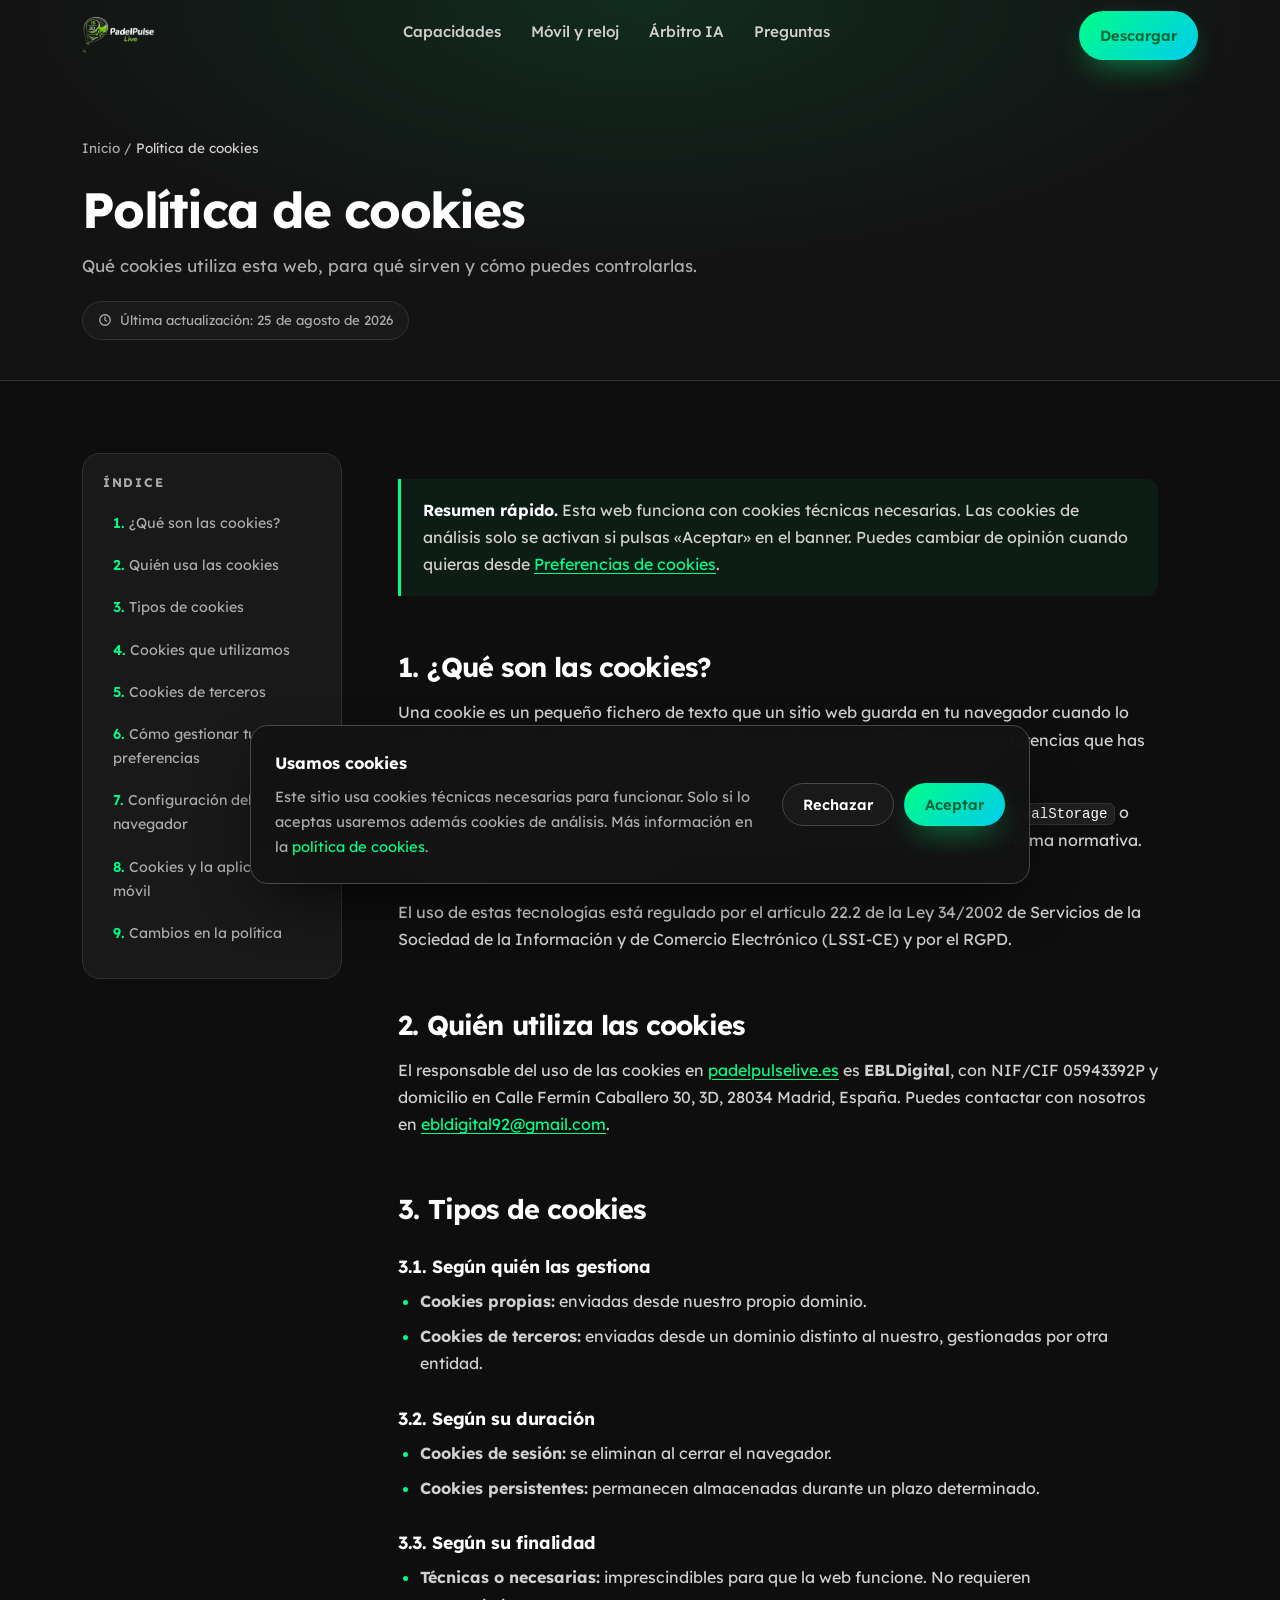
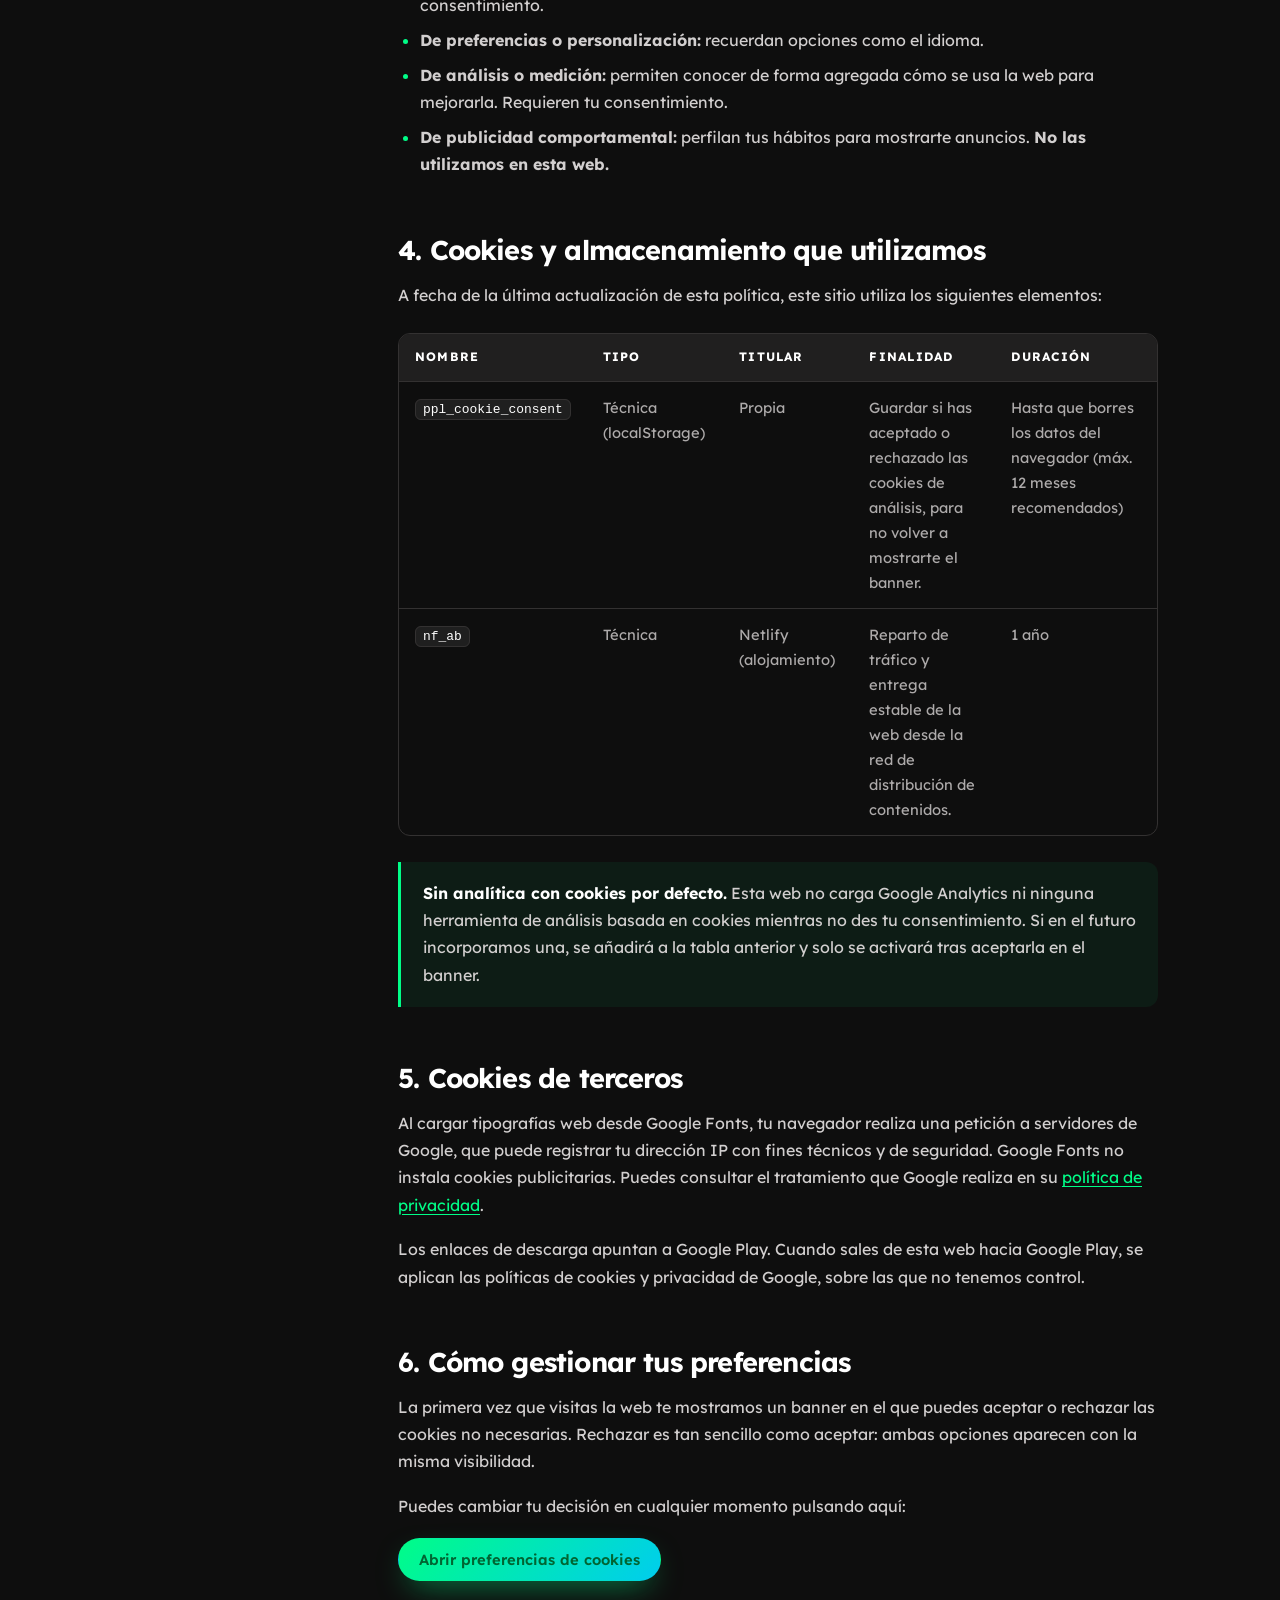
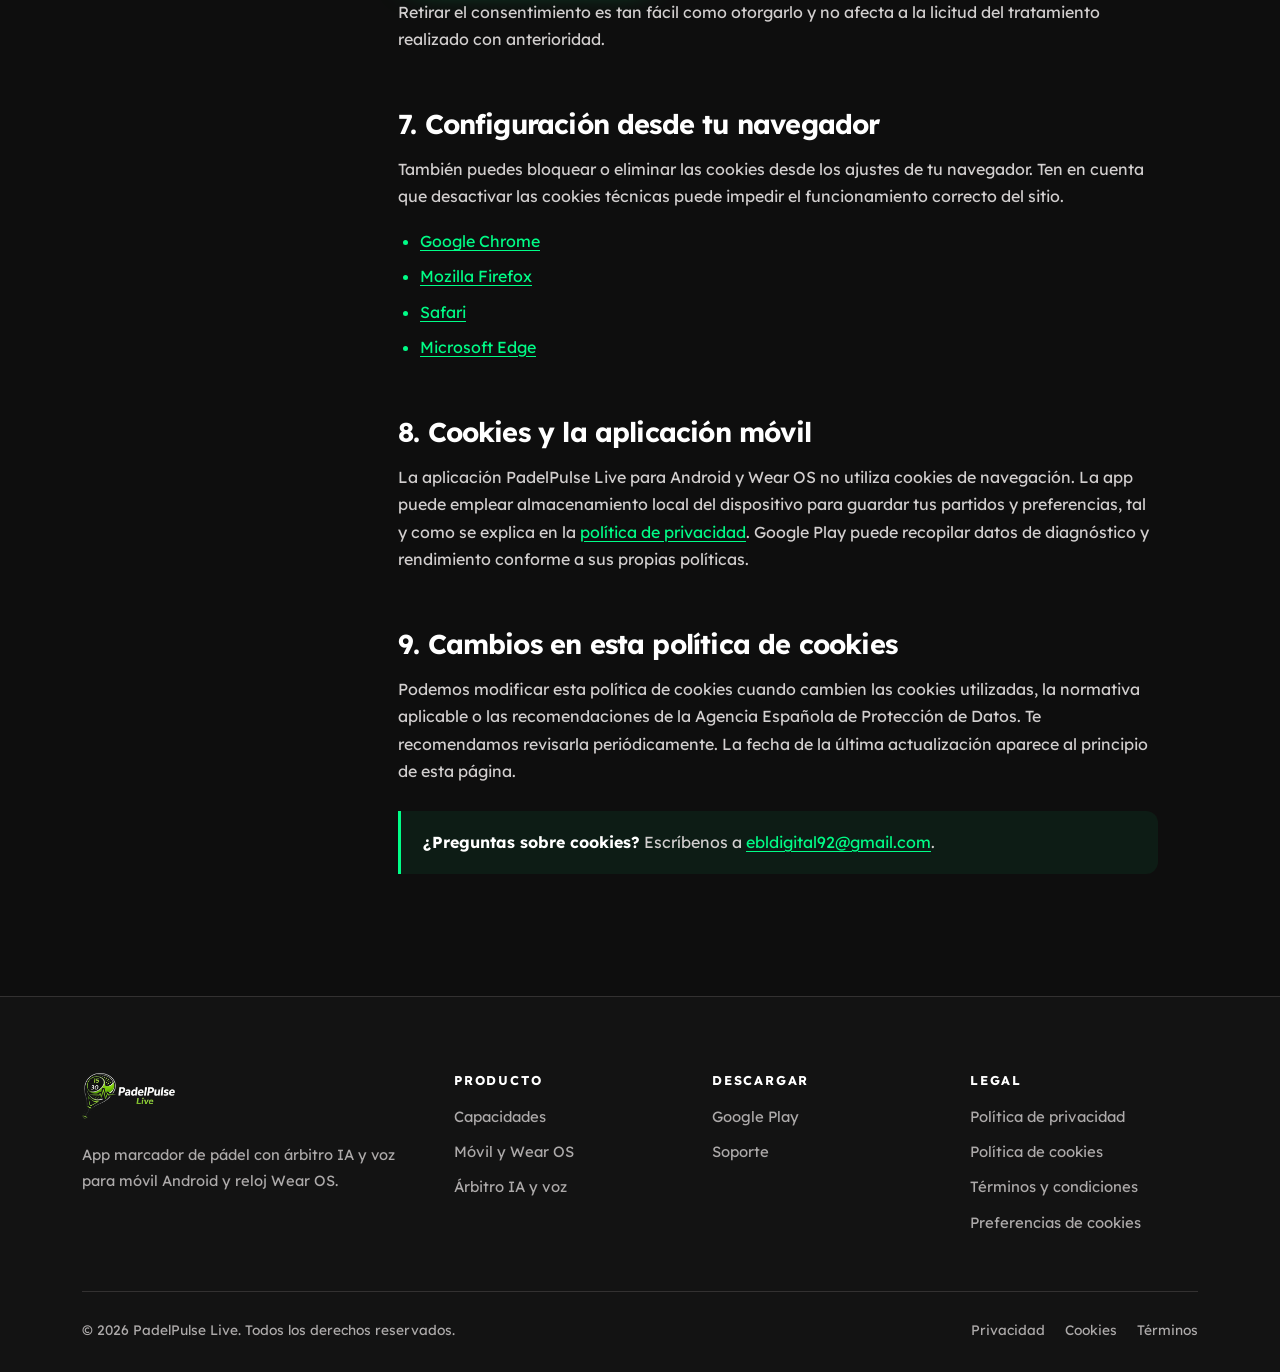
<file: cookies.html>
<!DOCTYPE html>
<html lang="es">
<head>
<meta charset="utf-8">
<meta name="viewport" content="width=device-width, initial-scale=1">
<title>Política de cookies | PadelPulse Live</title>
<meta name="description" content="Política de cookies de padelpulselive.es: qué cookies usamos, con qué finalidad, cuánto duran y cómo aceptar, rechazar o cambiar tus preferencias en cualquier momento.">
<meta name="robots" content="index, follow">
<meta name="theme-color" content="#0e0e0e">
<link rel="canonical" href="https://padelpulselive.es/cookies.html">
<meta property="og:type" content="article">
<meta property="og:site_name" content="PadelPulse Live">
<meta property="og:locale" content="es_ES">
<meta property="og:url" content="https://padelpulselive.es/cookies.html">
<meta property="og:title" content="Política de cookies | PadelPulse Live">
<meta property="og:description" content="Política de cookies de padelpulselive.es: qué cookies usamos, con qué finalidad, cuánto duran y cómo aceptar, rechazar o cambiar tus preferencias en cualquier momento.">
<meta property="og:image" content="https://padelpulselive.es/assets/img/og-image.png">
<link rel="icon" href="/assets/img/icon.png?v=20260825" type="image/png" sizes="512x512">
<link rel="apple-touch-icon" href="/assets/img/icon.png?v=20260825">
<link rel="manifest" href="/site.webmanifest">
<link rel="preconnect" href="https://fonts.googleapis.com">
<link rel="preconnect" href="https://fonts.gstatic.com" crossorigin>
<link rel="stylesheet" href="https://fonts.googleapis.com/css2?family=Lexend:wght@300;400;500;600;700;800&display=swap">
<link rel="stylesheet" href="/assets/css/styles.css?v=20260825">
<noscript><style>.reveal{opacity:1 !important;transform:none !important}</style></noscript>
<script type="application/ld+json">
{
  "@context": "https://schema.org",
  "@type": "WebPage",
  "name": "Política de cookies",
  "url": "https://padelpulselive.es/cookies.html",
  "inLanguage": "es-ES",
  "dateModified": "2026-08-25",
  "isPartOf": { "@type": "WebSite", "url": "https://padelpulselive.es/", "name": "PadelPulse Live" },
  "breadcrumb": {
    "@type": "BreadcrumbList",
    "itemListElement": [
      { "@type": "ListItem", "position": 1, "name": "Inicio", "item": "https://padelpulselive.es/" },
      { "@type": "ListItem", "position": 2, "name": "Política de cookies", "item": "https://padelpulselive.es/cookies.html" }
    ]
  }
}
</script>
</head>
<body>

<a class="skip-link" href="#contenido">Saltar al contenido</a>

<header class="nav is-stuck" data-nav>
  <div class="nav__inner">
    <a class="brand" href="/" aria-label="PadelPulse Live, inicio">
      <img class="brand__logo" src="/assets/img/logo.png?v=20260825" width="362" height="180" alt="PadelPulse Live">
    </a>
    <button class="nav__burger" data-burger type="button" aria-expanded="false" aria-controls="menu-principal" aria-label="Abrir menú de navegación">
      <span></span><span></span><span></span>
    </button>
    <div class="nav__menu" id="menu-principal" data-menu>
      <nav aria-label="Navegación principal">
        <ul class="nav__links">
          <li><a href="/#capacidades">Capacidades</a></li>
          <li><a href="/#dispositivos">Móvil y reloj</a></li>
          <li><a href="/#arbitro-ia">Árbitro IA</a></li>
          <li><a href="/#faq">Preguntas</a></li>
        </ul>
      </nav>
      <div class="nav__cta">
        <a class="btn btn--primary btn--sm" href="https://play.google.com/store/apps/details?id=padelpulseapp2.netlify.app" target="_blank" rel="noopener">Descargar</a>
      </div>
    </div>
  </div>
</header>

<main id="contenido">

<section class="legal-hero">
  <div class="wrap">
    <nav class="crumbs" aria-label="Ruta de navegación">
      <a href="/">Inicio</a> <span aria-hidden="true">/</span> <span aria-current="page">Política de cookies</span>
    </nav>
    <h1>Política de cookies</h1>
    <p>Qué cookies utiliza esta web, para qué sirven y cómo puedes controlarlas.</p>
    <p style="margin-top:20px">
      <span class="updated">
        <svg width="14" height="14" viewBox="0 0 24 24" fill="none" stroke="currentColor" stroke-width="2.2" stroke-linecap="round" aria-hidden="true"><circle cx="12" cy="12" r="9"/><path d="M12 7v5l3 2"/></svg>
        Última actualización: 25 de agosto de 2026
      </span>
    </p>
  </div>
</section>

<div class="wrap">
  <div class="legal-layout">

    <aside class="toc" aria-label="Índice de contenidos">
      <h2>Índice</h2>
      <ol>
        <li><a href="#que-son">¿Qué son las cookies?</a></li>
        <li><a href="#quien-usa">Quién usa las cookies</a></li>
        <li><a href="#tipos">Tipos de cookies</a></li>
        <li><a href="#listado">Cookies que utilizamos</a></li>
        <li><a href="#terceros">Cookies de terceros</a></li>
        <li><a href="#gestionar">Cómo gestionar tus preferencias</a></li>
        <li><a href="#navegador">Configuración del navegador</a></li>
        <li><a href="#app">Cookies y la aplicación móvil</a></li>
        <li><a href="#cambios">Cambios en la política</a></li>
      </ol>
    </aside>

    <article class="prose">
      <div class="callout">
        <p><strong>Resumen rápido.</strong> Esta web funciona con cookies técnicas necesarias. Las cookies de análisis solo se activan si pulsas «Aceptar» en el banner. Puedes cambiar de opinión cuando quieras desde <a href="#" data-consent-action="open">Preferencias de cookies</a>.</p>
      </div>

      <h2 id="que-son">1. ¿Qué son las cookies?</h2>
      <p>Una cookie es un pequeño fichero de texto que un sitio web guarda en tu navegador cuando lo visitas. Sirve para recordar información sobre tu visita, como el idioma o las preferencias que has elegido, de modo que el sitio funcione correctamente o pueda medirse su uso.</p>
      <p>Junto a las cookies existen otras tecnologías de almacenamiento local, como <code>localStorage</code> o <code>sessionStorage</code>, que cumplen funciones equivalentes y a las que se aplica la misma normativa. Esta política se refiere a todas ellas.</p>
      <p>El uso de estas tecnologías está regulado por el artículo 22.2 de la Ley 34/2002 de Servicios de la Sociedad de la Información y de Comercio Electrónico (LSSI-CE) y por el RGPD.</p>

      <h2 id="quien-usa">2. Quién utiliza las cookies</h2>
      <p>El responsable del uso de las cookies en <a href="https://padelpulselive.es/">padelpulselive.es</a> es <strong>EBLDigital</strong>, con NIF/CIF 05943392P y domicilio en Calle Fermín Caballero 30, 3D, 28034 Madrid, España. Puedes contactar con nosotros en <a href="mailto:ebldigital92@gmail.com">ebldigital92@gmail.com</a>.</p>

      <h2 id="tipos">3. Tipos de cookies</h2>
      <h3>3.1. Según quién las gestiona</h3>
      <ul>
        <li><strong>Cookies propias:</strong> enviadas desde nuestro propio dominio.</li>
        <li><strong>Cookies de terceros:</strong> enviadas desde un dominio distinto al nuestro, gestionadas por otra entidad.</li>
      </ul>
      <h3>3.2. Según su duración</h3>
      <ul>
        <li><strong>Cookies de sesión:</strong> se eliminan al cerrar el navegador.</li>
        <li><strong>Cookies persistentes:</strong> permanecen almacenadas durante un plazo determinado.</li>
      </ul>
      <h3>3.3. Según su finalidad</h3>
      <ul>
        <li><strong>Técnicas o necesarias:</strong> imprescindibles para que la web funcione. No requieren consentimiento.</li>
        <li><strong>De preferencias o personalización:</strong> recuerdan opciones como el idioma.</li>
        <li><strong>De análisis o medición:</strong> permiten conocer de forma agregada cómo se usa la web para mejorarla. Requieren tu consentimiento.</li>
        <li><strong>De publicidad comportamental:</strong> perfilan tus hábitos para mostrarte anuncios. <strong>No las utilizamos en esta web.</strong></li>
      </ul>

      <h2 id="listado">4. Cookies y almacenamiento que utilizamos</h2>
      <p>A fecha de la última actualización de esta política, este sitio utiliza los siguientes elementos:</p>
      <div class="table-wrap">
        <table>
          <thead>
            <tr>
              <th scope="col">Nombre</th>
              <th scope="col">Tipo</th>
              <th scope="col">Titular</th>
              <th scope="col">Finalidad</th>
              <th scope="col">Duración</th>
            </tr>
          </thead>
          <tbody>
            <tr>
              <td><code>ppl_cookie_consent</code></td>
              <td>Técnica (localStorage)</td>
              <td>Propia</td>
              <td>Guardar si has aceptado o rechazado las cookies de análisis, para no volver a mostrarte el banner.</td>
              <td>Hasta que borres los datos del navegador (máx. 12 meses recomendados)</td>
            </tr>
            <tr>
              <td><code>nf_ab</code></td>
              <td>Técnica</td>
              <td>Netlify (alojamiento)</td>
              <td>Reparto de tráfico y entrega estable de la web desde la red de distribución de contenidos.</td>
              <td>1 año</td>
            </tr>
          </tbody>
        </table>
      </div>
      <div class="callout">
        <p><strong>Sin analítica con cookies por defecto.</strong> Esta web no carga Google Analytics ni ninguna herramienta de análisis basada en cookies mientras no des tu consentimiento. Si en el futuro incorporamos una, se añadirá a la tabla anterior y solo se activará tras aceptarla en el banner.</p>
      </div>

      <h2 id="terceros">5. Cookies de terceros</h2>
      <p>Al cargar tipografías web desde Google Fonts, tu navegador realiza una petición a servidores de Google, que puede registrar tu dirección IP con fines técnicos y de seguridad. Google Fonts no instala cookies publicitarias. Puedes consultar el tratamiento que Google realiza en su <a href="https://policies.google.com/privacy" target="_blank" rel="noopener nofollow">política de privacidad</a>.</p>
      <p>Los enlaces de descarga apuntan a Google Play. Cuando sales de esta web hacia Google Play, se aplican las políticas de cookies y privacidad de Google, sobre las que no tenemos control.</p>

      <h2 id="gestionar">6. Cómo gestionar tus preferencias</h2>
      <p>La primera vez que visitas la web te mostramos un banner en el que puedes aceptar o rechazar las cookies no necesarias. Rechazar es tan sencillo como aceptar: ambas opciones aparecen con la misma visibilidad.</p>
      <p>Puedes cambiar tu decisión en cualquier momento pulsando aquí:</p>
      <p><button class="btn btn--primary btn--sm" type="button" data-consent-action="open">Abrir preferencias de cookies</button></p>
      <p>Retirar el consentimiento es tan fácil como otorgarlo y no afecta a la licitud del tratamiento realizado con anterioridad.</p>

      <h2 id="navegador">7. Configuración desde tu navegador</h2>
      <p>También puedes bloquear o eliminar las cookies desde los ajustes de tu navegador. Ten en cuenta que desactivar las cookies técnicas puede impedir el funcionamiento correcto del sitio.</p>
      <ul>
        <li><a href="https://support.google.com/chrome/answer/95647" target="_blank" rel="noopener nofollow">Google Chrome</a></li>
        <li><a href="https://support.mozilla.org/es/kb/Borrar%20cookies" target="_blank" rel="noopener nofollow">Mozilla Firefox</a></li>
        <li><a href="https://support.apple.com/es-es/guide/safari/sfri11471/mac" target="_blank" rel="noopener nofollow">Safari</a></li>
        <li><a href="https://support.microsoft.com/es-es/microsoft-edge" target="_blank" rel="noopener nofollow">Microsoft Edge</a></li>
      </ul>

      <h2 id="app">8. Cookies y la aplicación móvil</h2>
      <p>La aplicación PadelPulse Live para Android y Wear OS no utiliza cookies de navegación. La app puede emplear almacenamiento local del dispositivo para guardar tus partidos y preferencias, tal y como se explica en la <a href="/privacidad.html">política de privacidad</a>. Google Play puede recopilar datos de diagnóstico y rendimiento conforme a sus propias políticas.</p>

      <h2 id="cambios">9. Cambios en esta política de cookies</h2>
      <p>Podemos modificar esta política de cookies cuando cambien las cookies utilizadas, la normativa aplicable o las recomendaciones de la Agencia Española de Protección de Datos. Te recomendamos revisarla periódicamente. La fecha de la última actualización aparece al principio de esta página.</p>

      <div class="callout">
        <p><strong>¿Preguntas sobre cookies?</strong> Escríbenos a <a href="mailto:ebldigital92@gmail.com">ebldigital92@gmail.com</a>.</p>
      </div>

    </article>
  </div>
</div>

</main>

<footer class="footer">
  <div class="wrap">
    <div class="footer__grid">
      <div class="footer__about">
        <a class="brand" href="/">
          <img class="brand__logo" src="/assets/img/logo.png?v=20260825" width="362" height="180" alt="PadelPulse Live">
        </a>
        <p>App marcador de pádel con árbitro IA y voz para móvil Android y reloj Wear OS.</p>
      </div>
      <div>
        <h4>Producto</h4>
        <ul>
          <li><a href="/#capacidades">Capacidades</a></li>
          <li><a href="/#dispositivos">Móvil y Wear OS</a></li>
          <li><a href="/#arbitro-ia">Árbitro IA y voz</a></li>
        </ul>
      </div>
      <div>
        <h4>Descargar</h4>
        <ul>
          <li><a href="https://play.google.com/store/apps/details?id=padelpulseapp2.netlify.app" target="_blank" rel="noopener">Google Play</a></li>
          <li><a href="mailto:ebldigital92@gmail.com">Soporte</a></li>
        </ul>
      </div>
      <div>
        <h4>Legal</h4>
        <ul>
          <li><a href="/privacidad.html">Política de privacidad</a></li>
          <li><a href="/cookies.html">Política de cookies</a></li>
          <li><a href="/terminos.html">Términos y condiciones</a></li>
          <li><a href="#" data-consent-action="open">Preferencias de cookies</a></li>
        </ul>
      </div>
    </div>
    <div class="footer__bottom">
      <p style="margin:0">© <span data-year>2026</span> PadelPulse Live. Todos los derechos reservados.</p>
      <div class="footer__legal">
        <a href="/privacidad.html">Privacidad</a>
        <a href="/cookies.html">Cookies</a>
        <a href="/terminos.html">Términos</a>
      </div>
    </div>
  </div>
</footer>

<div class="cookie-banner" data-cookie-banner role="dialog" aria-live="polite" aria-label="Aviso de cookies" hidden>
  <div class="cookie-banner__txt">
    <strong>Usamos cookies</strong>
    Este sitio usa cookies técnicas necesarias para funcionar. Solo si lo aceptas
    usaremos además cookies de análisis. Más información en la
    <a href="/cookies.html">política de cookies</a>.
  </div>
  <div class="cookie-banner__actions">
    <button class="btn btn--ghost btn--sm" type="button" data-consent-action="rejected">Rechazar</button>
    <button class="btn btn--primary btn--sm" type="button" data-consent-action="accepted">Aceptar</button>
  </div>
</div>

<script src="/assets/js/main.js?v=20260825" defer></script>
</body>
</html>
</file>
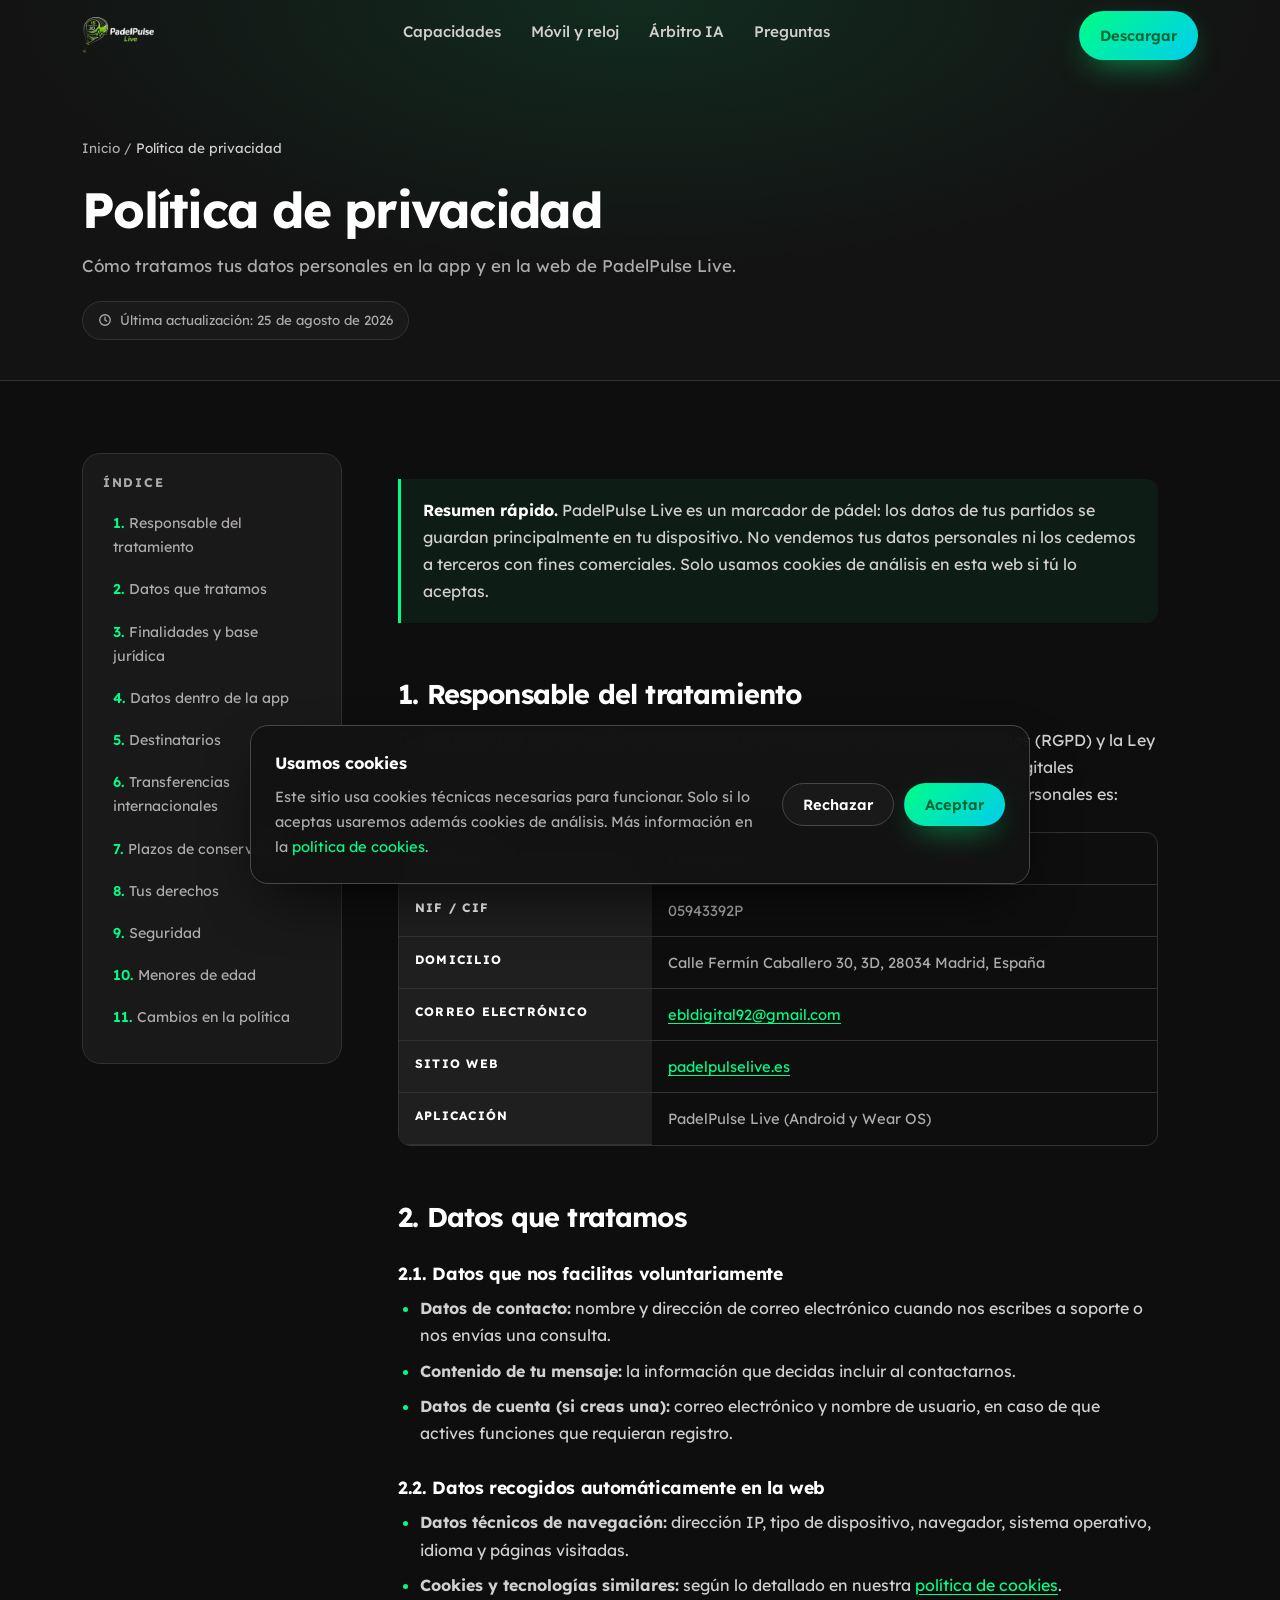
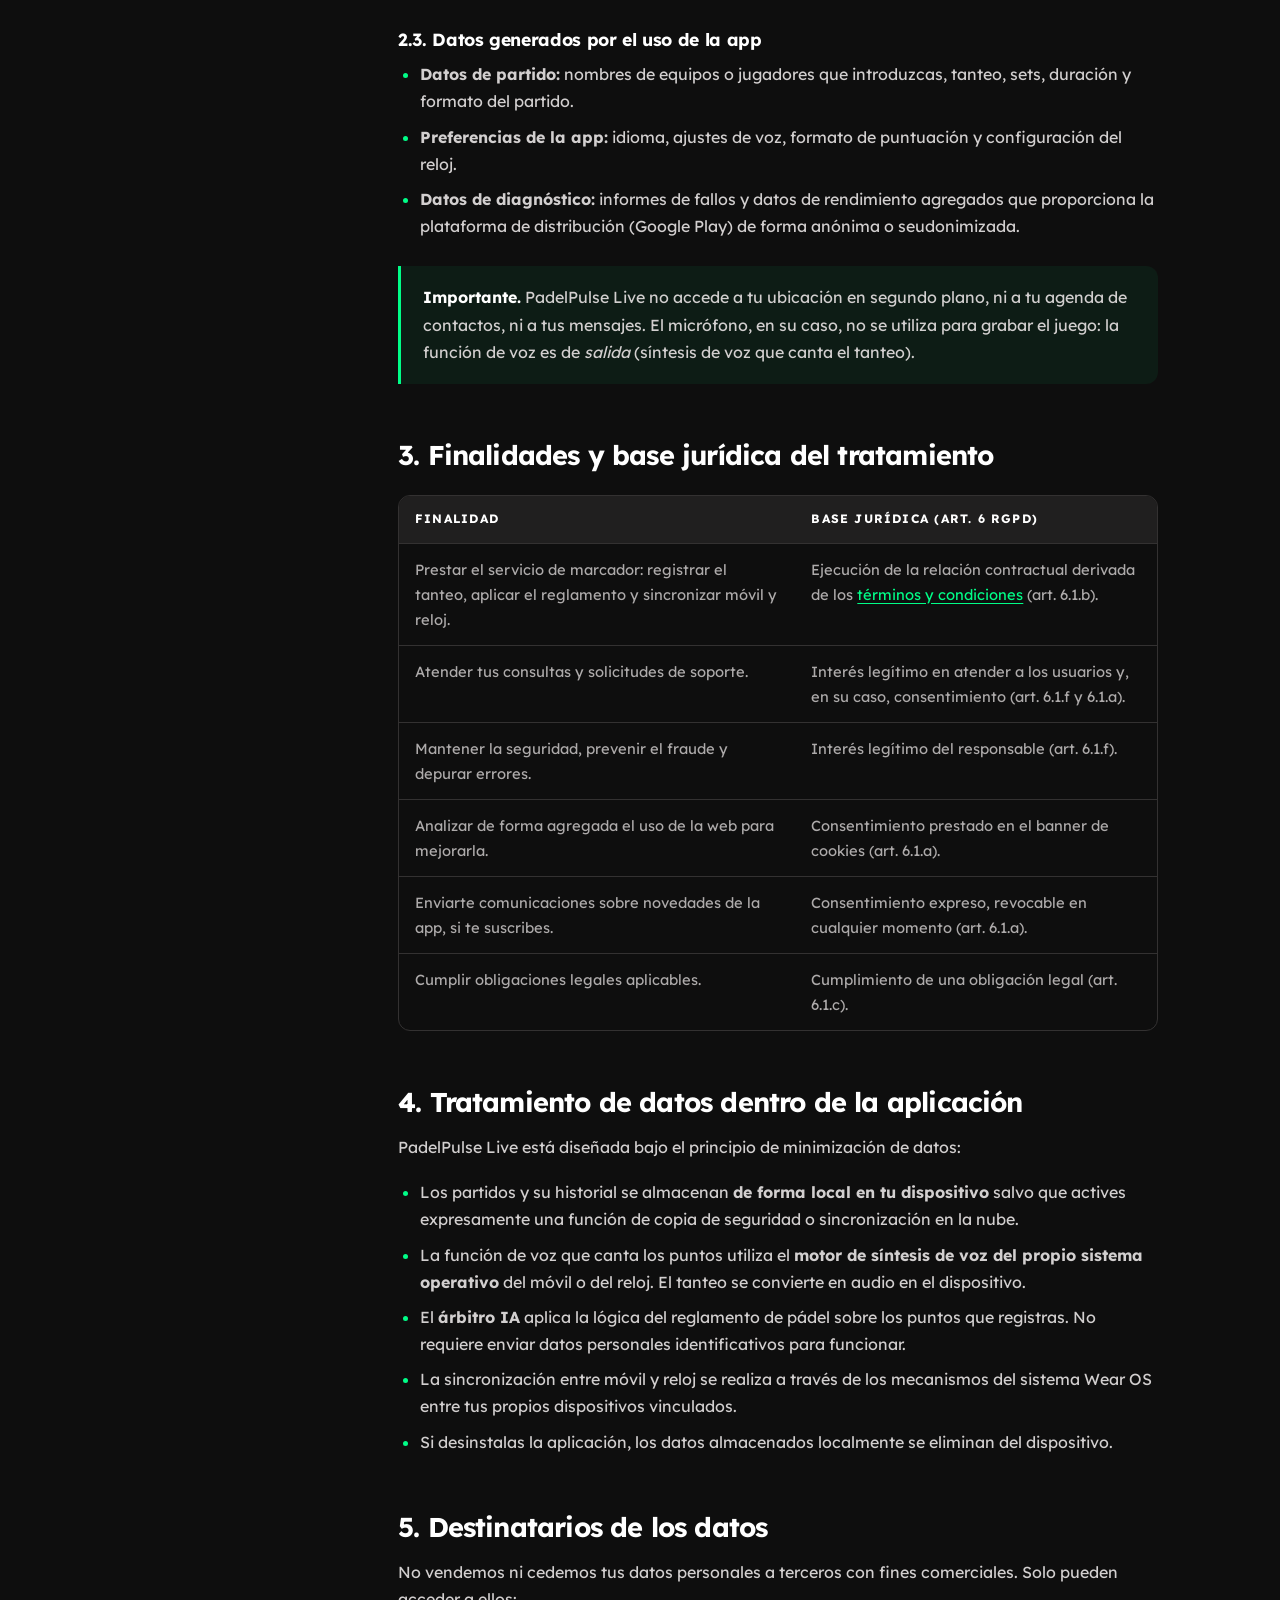
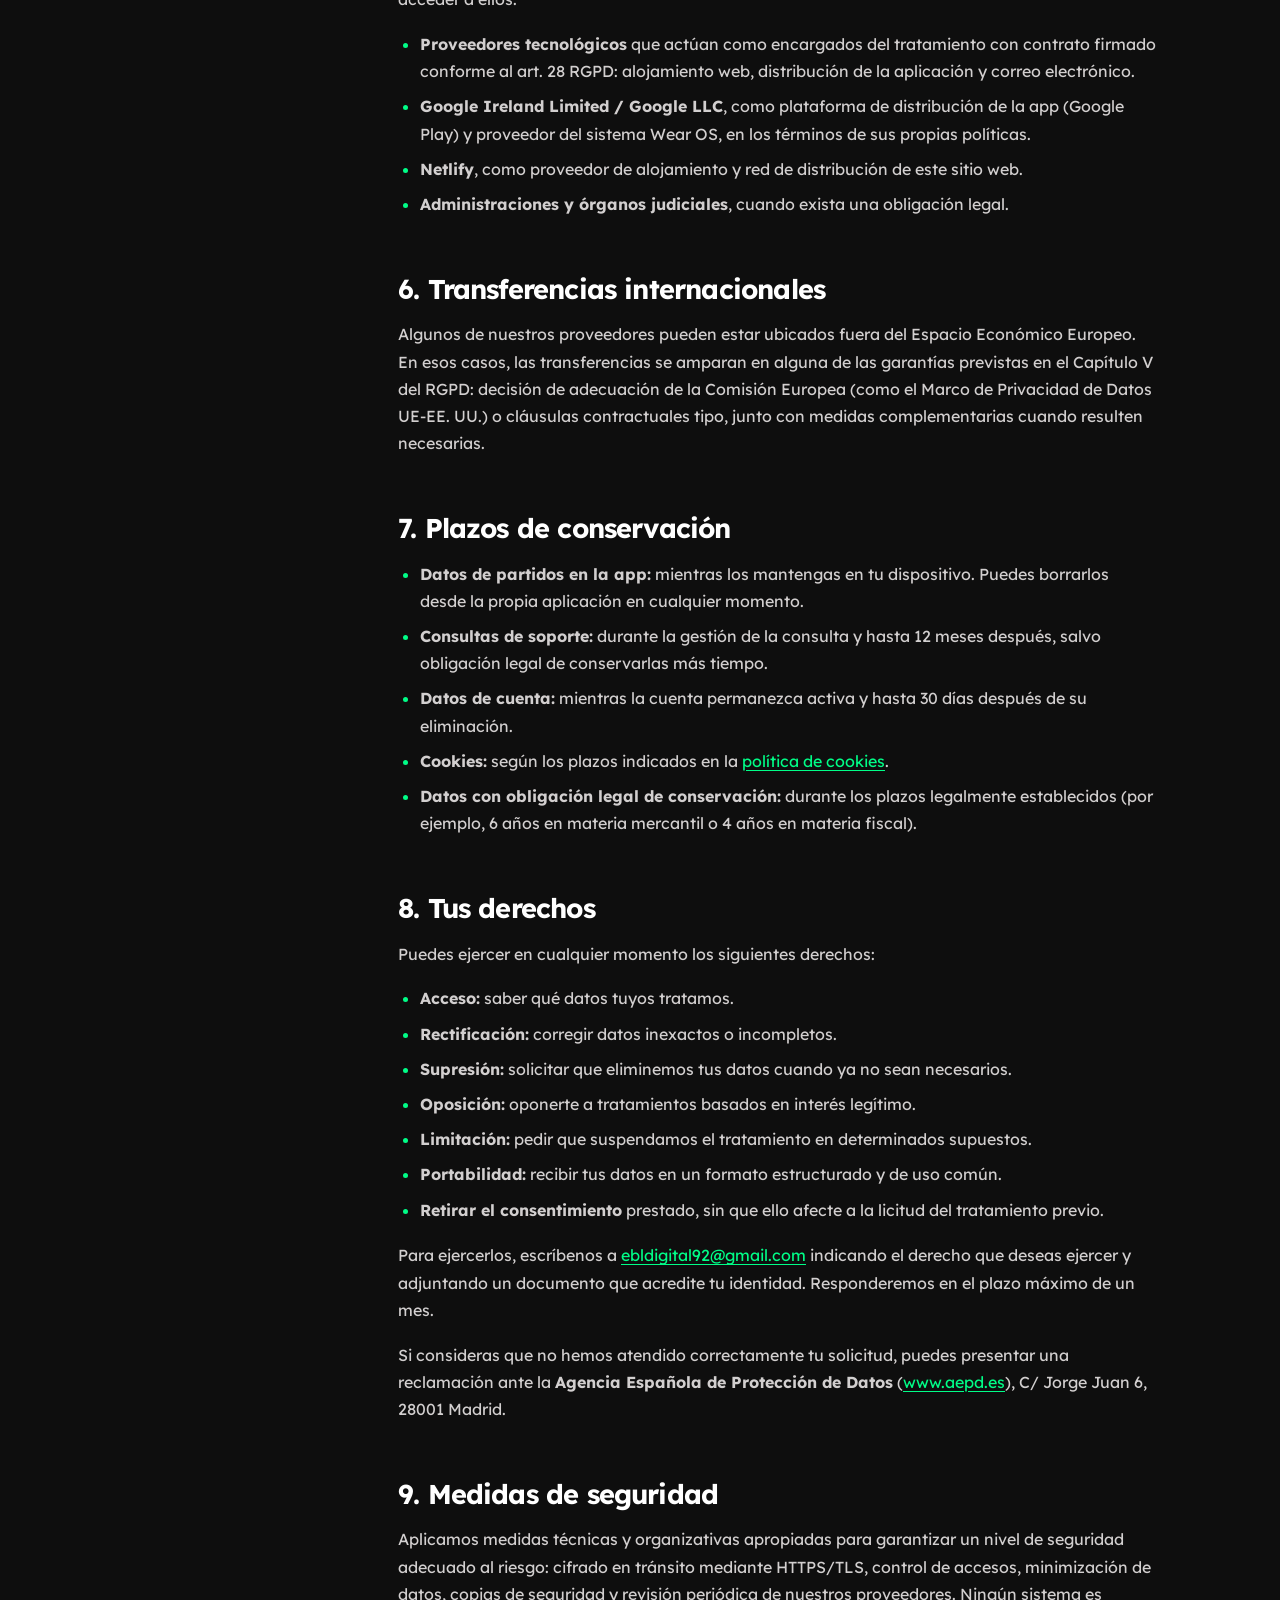
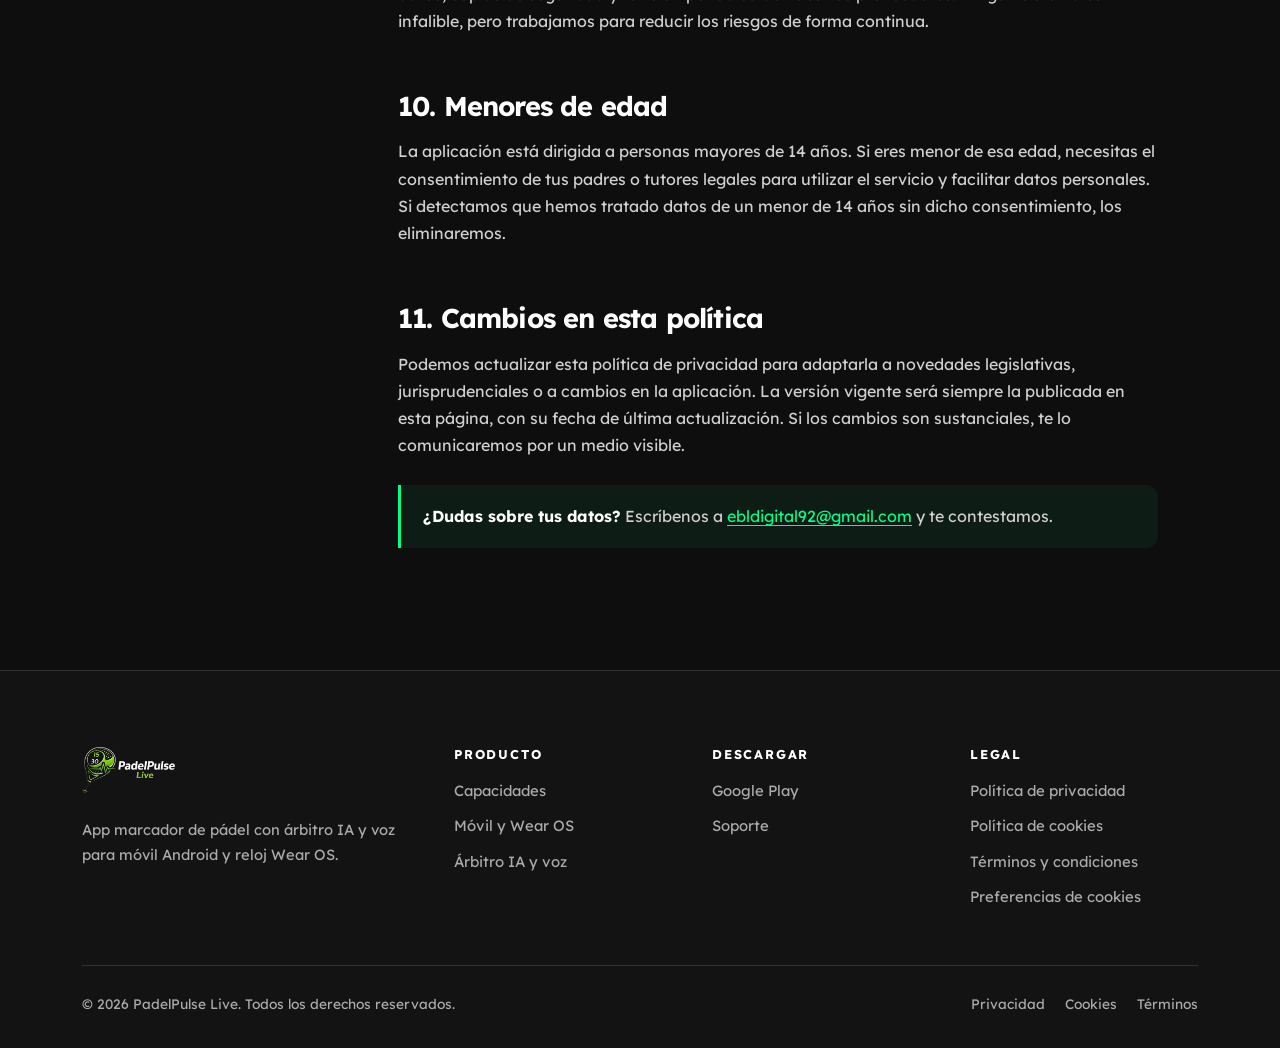
<file: privacidad.html>
<!DOCTYPE html>
<html lang="es">
<head>
<meta charset="utf-8">
<meta name="viewport" content="width=device-width, initial-scale=1">
<title>Política de privacidad | PadelPulse Live</title>
<meta name="description" content="Política de privacidad de PadelPulse Live: qué datos tratamos en la app marcador de pádel y en la web, con qué finalidad, durante cuánto tiempo y cómo ejercer tus derechos RGPD.">
<meta name="robots" content="index, follow">
<meta name="theme-color" content="#0e0e0e">
<link rel="canonical" href="https://padelpulselive.es/privacidad.html">
<meta property="og:type" content="article">
<meta property="og:site_name" content="PadelPulse Live">
<meta property="og:locale" content="es_ES">
<meta property="og:url" content="https://padelpulselive.es/privacidad.html">
<meta property="og:title" content="Política de privacidad | PadelPulse Live">
<meta property="og:description" content="Qué datos tratamos, con qué finalidad y cómo ejercer tus derechos.">
<meta property="og:image" content="https://padelpulselive.es/assets/img/og-image.png">
<link rel="icon" href="/assets/img/icon.png?v=20260825" type="image/png" sizes="512x512">
<link rel="apple-touch-icon" href="/assets/img/icon.png?v=20260825">
<link rel="manifest" href="/site.webmanifest">
<link rel="preconnect" href="https://fonts.googleapis.com">
<link rel="preconnect" href="https://fonts.gstatic.com" crossorigin>
<link rel="stylesheet" href="https://fonts.googleapis.com/css2?family=Lexend:wght@300;400;500;600;700;800&display=swap">
<link rel="stylesheet" href="/assets/css/styles.css?v=20260825">
<noscript><style>.reveal{opacity:1 !important;transform:none !important}</style></noscript>
<script type="application/ld+json">
{
  "@context": "https://schema.org",
  "@type": "WebPage",
  "name": "Política de privacidad",
  "url": "https://padelpulselive.es/privacidad.html",
  "inLanguage": "es-ES",
  "dateModified": "2026-08-25",
  "isPartOf": { "@type": "WebSite", "url": "https://padelpulselive.es/", "name": "PadelPulse Live" },
  "breadcrumb": {
    "@type": "BreadcrumbList",
    "itemListElement": [
      { "@type": "ListItem", "position": 1, "name": "Inicio", "item": "https://padelpulselive.es/" },
      { "@type": "ListItem", "position": 2, "name": "Política de privacidad", "item": "https://padelpulselive.es/privacidad.html" }
    ]
  }
}
</script>
</head>
<body>

<a class="skip-link" href="#contenido">Saltar al contenido</a>

<header class="nav is-stuck" data-nav>
  <div class="nav__inner">
    <a class="brand" href="/" aria-label="PadelPulse Live, inicio">
      <img class="brand__logo" src="/assets/img/logo.png?v=20260825" width="362" height="180" alt="PadelPulse Live">
    </a>
    <button class="nav__burger" data-burger type="button" aria-expanded="false" aria-controls="menu-principal" aria-label="Abrir menú de navegación">
      <span></span><span></span><span></span>
    </button>
    <div class="nav__menu" id="menu-principal" data-menu>
      <nav aria-label="Navegación principal">
        <ul class="nav__links">
          <li><a href="/#capacidades">Capacidades</a></li>
          <li><a href="/#dispositivos">Móvil y reloj</a></li>
          <li><a href="/#arbitro-ia">Árbitro IA</a></li>
          <li><a href="/#faq">Preguntas</a></li>
        </ul>
      </nav>
      <div class="nav__cta">
        <a class="btn btn--primary btn--sm" href="https://play.google.com/store/apps/details?id=padelpulseapp2.netlify.app" target="_blank" rel="noopener">Descargar</a>
      </div>
    </div>
  </div>
</header>

<main id="contenido">

<section class="legal-hero">
  <div class="wrap">
    <nav class="crumbs" aria-label="Ruta de navegación">
      <a href="/">Inicio</a> <span aria-hidden="true">/</span> <span aria-current="page">Política de privacidad</span>
    </nav>
    <h1>Política de privacidad</h1>
    <p>Cómo tratamos tus datos personales en la app y en la web de PadelPulse Live.</p>
    <p style="margin-top:20px">
      <span class="updated">
        <svg width="14" height="14" viewBox="0 0 24 24" fill="none" stroke="currentColor" stroke-width="2.2" stroke-linecap="round" aria-hidden="true"><circle cx="12" cy="12" r="9"/><path d="M12 7v5l3 2"/></svg>
        Última actualización: 25 de agosto de 2026
      </span>
    </p>
  </div>
</section>

<div class="wrap">
  <div class="legal-layout">

    <aside class="toc" aria-label="Índice de contenidos">
      <h2>Índice</h2>
      <ol>
        <li><a href="#responsable">Responsable del tratamiento</a></li>
        <li><a href="#datos">Datos que tratamos</a></li>
        <li><a href="#finalidades">Finalidades y base jurídica</a></li>
        <li><a href="#app">Datos dentro de la app</a></li>
        <li><a href="#destinatarios">Destinatarios</a></li>
        <li><a href="#transferencias">Transferencias internacionales</a></li>
        <li><a href="#plazos">Plazos de conservación</a></li>
        <li><a href="#derechos">Tus derechos</a></li>
        <li><a href="#seguridad">Seguridad</a></li>
        <li><a href="#menores">Menores de edad</a></li>
        <li><a href="#cambios">Cambios en la política</a></li>
      </ol>
    </aside>

    <article class="prose">

      <div class="callout">
        <p><strong>Resumen rápido.</strong> PadelPulse Live es un marcador de pádel: los datos de tus partidos se guardan principalmente en tu dispositivo. No vendemos tus datos personales ni los cedemos a terceros con fines comerciales. Solo usamos cookies de análisis en esta web si tú lo aceptas.</p>
      </div>

      <h2 id="responsable">1. Responsable del tratamiento</h2>
      <p>De conformidad con el Reglamento (UE) 2016/679 General de Protección de Datos (RGPD) y la Ley Orgánica 3/2018 de Protección de Datos Personales y garantía de los derechos digitales (LOPDGDD), te informamos de que el responsable del tratamiento de tus datos personales es:</p>
      <div class="table-wrap">
        <table>
          <tbody>
            <tr><th scope="row">Titular</th><td>EBLDigital</td></tr>
            <tr><th scope="row">NIF / CIF</th><td>05943392P</td></tr>
            <tr><th scope="row">Domicilio</th><td>Calle Fermín Caballero 30, 3D, 28034 Madrid, España</td></tr>
            <tr><th scope="row">Correo electrónico</th><td><a href="mailto:ebldigital92@gmail.com">ebldigital92@gmail.com</a></td></tr>
            <tr><th scope="row">Sitio web</th><td><a href="https://padelpulselive.es/">padelpulselive.es</a></td></tr>
            <tr><th scope="row">Aplicación</th><td>PadelPulse Live (Android y Wear OS)</td></tr>
          </tbody>
        </table>
      </div>

      <h2 id="datos">2. Datos que tratamos</h2>

      <h3>2.1. Datos que nos facilitas voluntariamente</h3>
      <ul>
        <li><strong>Datos de contacto:</strong> nombre y dirección de correo electrónico cuando nos escribes a soporte o nos envías una consulta.</li>
        <li><strong>Contenido de tu mensaje:</strong> la información que decidas incluir al contactarnos.</li>
        <li><strong>Datos de cuenta (si creas una):</strong> correo electrónico y nombre de usuario, en caso de que actives funciones que requieran registro.</li>
      </ul>

      <h3>2.2. Datos recogidos automáticamente en la web</h3>
      <ul>
        <li><strong>Datos técnicos de navegación:</strong> dirección IP, tipo de dispositivo, navegador, sistema operativo, idioma y páginas visitadas.</li>
        <li><strong>Cookies y tecnologías similares:</strong> según lo detallado en nuestra <a href="/cookies.html">política de cookies</a>.</li>
      </ul>

      <h3>2.3. Datos generados por el uso de la app</h3>
      <ul>
        <li><strong>Datos de partido:</strong> nombres de equipos o jugadores que introduzcas, tanteo, sets, duración y formato del partido.</li>
        <li><strong>Preferencias de la app:</strong> idioma, ajustes de voz, formato de puntuación y configuración del reloj.</li>
        <li><strong>Datos de diagnóstico:</strong> informes de fallos y datos de rendimiento agregados que proporciona la plataforma de distribución (Google Play) de forma anónima o seudonimizada.</li>
      </ul>

      <div class="callout">
        <p><strong>Importante.</strong> PadelPulse Live no accede a tu ubicación en segundo plano, ni a tu agenda de contactos, ni a tus mensajes. El micrófono, en su caso, no se utiliza para grabar el juego: la función de voz es de <em>salida</em> (síntesis de voz que canta el tanteo).</p>
      </div>

      <h2 id="finalidades">3. Finalidades y base jurídica del tratamiento</h2>
      <div class="table-wrap">
        <table>
          <thead>
            <tr><th scope="col">Finalidad</th><th scope="col">Base jurídica (art. 6 RGPD)</th></tr>
          </thead>
          <tbody>
            <tr>
              <td>Prestar el servicio de marcador: registrar el tanteo, aplicar el reglamento y sincronizar móvil y reloj.</td>
              <td>Ejecución de la relación contractual derivada de los <a href="/terminos.html">términos y condiciones</a> (art. 6.1.b).</td>
            </tr>
            <tr>
              <td>Atender tus consultas y solicitudes de soporte.</td>
              <td>Interés legítimo en atender a los usuarios y, en su caso, consentimiento (art. 6.1.f y 6.1.a).</td>
            </tr>
            <tr>
              <td>Mantener la seguridad, prevenir el fraude y depurar errores.</td>
              <td>Interés legítimo del responsable (art. 6.1.f).</td>
            </tr>
            <tr>
              <td>Analizar de forma agregada el uso de la web para mejorarla.</td>
              <td>Consentimiento prestado en el banner de cookies (art. 6.1.a).</td>
            </tr>
            <tr>
              <td>Enviarte comunicaciones sobre novedades de la app, si te suscribes.</td>
              <td>Consentimiento expreso, revocable en cualquier momento (art. 6.1.a).</td>
            </tr>
            <tr>
              <td>Cumplir obligaciones legales aplicables.</td>
              <td>Cumplimiento de una obligación legal (art. 6.1.c).</td>
            </tr>
          </tbody>
        </table>
      </div>

      <h2 id="app">4. Tratamiento de datos dentro de la aplicación</h2>
      <p>PadelPulse Live está diseñada bajo el principio de minimización de datos:</p>
      <ul>
        <li>Los partidos y su historial se almacenan <strong>de forma local en tu dispositivo</strong> salvo que actives expresamente una función de copia de seguridad o sincronización en la nube.</li>
        <li>La función de voz que canta los puntos utiliza el <strong>motor de síntesis de voz del propio sistema operativo</strong> del móvil o del reloj. El tanteo se convierte en audio en el dispositivo.</li>
        <li>El <strong>árbitro IA</strong> aplica la lógica del reglamento de pádel sobre los puntos que registras. No requiere enviar datos personales identificativos para funcionar.</li>
        <li>La sincronización entre móvil y reloj se realiza a través de los mecanismos del sistema Wear OS entre tus propios dispositivos vinculados.</li>
        <li>Si desinstalas la aplicación, los datos almacenados localmente se eliminan del dispositivo.</li>
      </ul>

      <h2 id="destinatarios">5. Destinatarios de los datos</h2>
      <p>No vendemos ni cedemos tus datos personales a terceros con fines comerciales. Solo pueden acceder a ellos:</p>
      <ul>
        <li><strong>Proveedores tecnológicos</strong> que actúan como encargados del tratamiento con contrato firmado conforme al art. 28 RGPD: alojamiento web, distribución de la aplicación y correo electrónico.</li>
        <li><strong>Google Ireland Limited / Google LLC</strong>, como plataforma de distribución de la app (Google Play) y proveedor del sistema Wear OS, en los términos de sus propias políticas.</li>
        <li><strong>Netlify</strong>, como proveedor de alojamiento y red de distribución de este sitio web.</li>
        <li><strong>Administraciones y órganos judiciales</strong>, cuando exista una obligación legal.</li>
      </ul>

      <h2 id="transferencias">6. Transferencias internacionales</h2>
      <p>Algunos de nuestros proveedores pueden estar ubicados fuera del Espacio Económico Europeo. En esos casos, las transferencias se amparan en alguna de las garantías previstas en el Capítulo V del RGPD: decisión de adecuación de la Comisión Europea (como el Marco de Privacidad de Datos UE-EE. UU.) o cláusulas contractuales tipo, junto con medidas complementarias cuando resulten necesarias.</p>

      <h2 id="plazos">7. Plazos de conservación</h2>
      <ul>
        <li><strong>Datos de partidos en la app:</strong> mientras los mantengas en tu dispositivo. Puedes borrarlos desde la propia aplicación en cualquier momento.</li>
        <li><strong>Consultas de soporte:</strong> durante la gestión de la consulta y hasta 12 meses después, salvo obligación legal de conservarlas más tiempo.</li>
        <li><strong>Datos de cuenta:</strong> mientras la cuenta permanezca activa y hasta 30 días después de su eliminación.</li>
        <li><strong>Cookies:</strong> según los plazos indicados en la <a href="/cookies.html">política de cookies</a>.</li>
        <li><strong>Datos con obligación legal de conservación:</strong> durante los plazos legalmente establecidos (por ejemplo, 6 años en materia mercantil o 4 años en materia fiscal).</li>
      </ul>

      <h2 id="derechos">8. Tus derechos</h2>
      <p>Puedes ejercer en cualquier momento los siguientes derechos:</p>
      <ul>
        <li><strong>Acceso:</strong> saber qué datos tuyos tratamos.</li>
        <li><strong>Rectificación:</strong> corregir datos inexactos o incompletos.</li>
        <li><strong>Supresión:</strong> solicitar que eliminemos tus datos cuando ya no sean necesarios.</li>
        <li><strong>Oposición:</strong> oponerte a tratamientos basados en interés legítimo.</li>
        <li><strong>Limitación:</strong> pedir que suspendamos el tratamiento en determinados supuestos.</li>
        <li><strong>Portabilidad:</strong> recibir tus datos en un formato estructurado y de uso común.</li>
        <li><strong>Retirar el consentimiento</strong> prestado, sin que ello afecte a la licitud del tratamiento previo.</li>
      </ul>
      <p>Para ejercerlos, escríbenos a <a href="mailto:ebldigital92@gmail.com">ebldigital92@gmail.com</a> indicando el derecho que deseas ejercer y adjuntando un documento que acredite tu identidad. Responderemos en el plazo máximo de un mes.</p>
      <p>Si consideras que no hemos atendido correctamente tu solicitud, puedes presentar una reclamación ante la <strong>Agencia Española de Protección de Datos</strong> (<a href="https://www.aepd.es" target="_blank" rel="noopener nofollow">www.aepd.es</a>), C/ Jorge Juan 6, 28001 Madrid.</p>

      <h2 id="seguridad">9. Medidas de seguridad</h2>
      <p>Aplicamos medidas técnicas y organizativas apropiadas para garantizar un nivel de seguridad adecuado al riesgo: cifrado en tránsito mediante HTTPS/TLS, control de accesos, minimización de datos, copias de seguridad y revisión periódica de nuestros proveedores. Ningún sistema es infalible, pero trabajamos para reducir los riesgos de forma continua.</p>

      <h2 id="menores">10. Menores de edad</h2>
      <p>La aplicación está dirigida a personas mayores de 14 años. Si eres menor de esa edad, necesitas el consentimiento de tus padres o tutores legales para utilizar el servicio y facilitar datos personales. Si detectamos que hemos tratado datos de un menor de 14 años sin dicho consentimiento, los eliminaremos.</p>

      <h2 id="cambios">11. Cambios en esta política</h2>
      <p>Podemos actualizar esta política de privacidad para adaptarla a novedades legislativas, jurisprudenciales o a cambios en la aplicación. La versión vigente será siempre la publicada en esta página, con su fecha de última actualización. Si los cambios son sustanciales, te lo comunicaremos por un medio visible.</p>

      <div class="callout">
        <p><strong>¿Dudas sobre tus datos?</strong> Escríbenos a <a href="mailto:ebldigital92@gmail.com">ebldigital92@gmail.com</a> y te contestamos.</p>
      </div>

    </article>
  </div>
</div>

</main>

<footer class="footer">
  <div class="wrap">
    <div class="footer__grid">
      <div class="footer__about">
        <a class="brand" href="/">
          <img class="brand__logo" src="/assets/img/logo.png?v=20260825" width="362" height="180" alt="PadelPulse Live">
        </a>
        <p>App marcador de pádel con árbitro IA y voz para móvil Android y reloj Wear OS.</p>
      </div>
      <div>
        <h4>Producto</h4>
        <ul>
          <li><a href="/#capacidades">Capacidades</a></li>
          <li><a href="/#dispositivos">Móvil y Wear OS</a></li>
          <li><a href="/#arbitro-ia">Árbitro IA y voz</a></li>
        </ul>
      </div>
      <div>
        <h4>Descargar</h4>
        <ul>
          <li><a href="https://play.google.com/store/apps/details?id=padelpulseapp2.netlify.app" target="_blank" rel="noopener">Google Play</a></li>
          <li><a href="mailto:ebldigital92@gmail.com">Soporte</a></li>
        </ul>
      </div>
      <div>
        <h4>Legal</h4>
        <ul>
          <li><a href="/privacidad.html">Política de privacidad</a></li>
          <li><a href="/cookies.html">Política de cookies</a></li>
          <li><a href="/terminos.html">Términos y condiciones</a></li>
          <li><a href="#" data-consent-action="open">Preferencias de cookies</a></li>
        </ul>
      </div>
    </div>
    <div class="footer__bottom">
      <p style="margin:0">© <span data-year>2026</span> PadelPulse Live. Todos los derechos reservados.</p>
      <div class="footer__legal">
        <a href="/privacidad.html">Privacidad</a>
        <a href="/cookies.html">Cookies</a>
        <a href="/terminos.html">Términos</a>
      </div>
    </div>
  </div>
</footer>

<div class="cookie-banner" data-cookie-banner role="dialog" aria-live="polite" aria-label="Aviso de cookies" hidden>
  <div class="cookie-banner__txt">
    <strong>Usamos cookies</strong>
    Este sitio usa cookies técnicas necesarias para funcionar. Solo si lo aceptas
    usaremos además cookies de análisis. Más información en la
    <a href="/cookies.html">política de cookies</a>.
  </div>
  <div class="cookie-banner__actions">
    <button class="btn btn--ghost btn--sm" type="button" data-consent-action="rejected">Rechazar</button>
    <button class="btn btn--primary btn--sm" type="button" data-consent-action="accepted">Aceptar</button>
  </div>
</div>

<script src="/assets/js/main.js?v=20260825" defer></script>
</body>
</html>
</file>
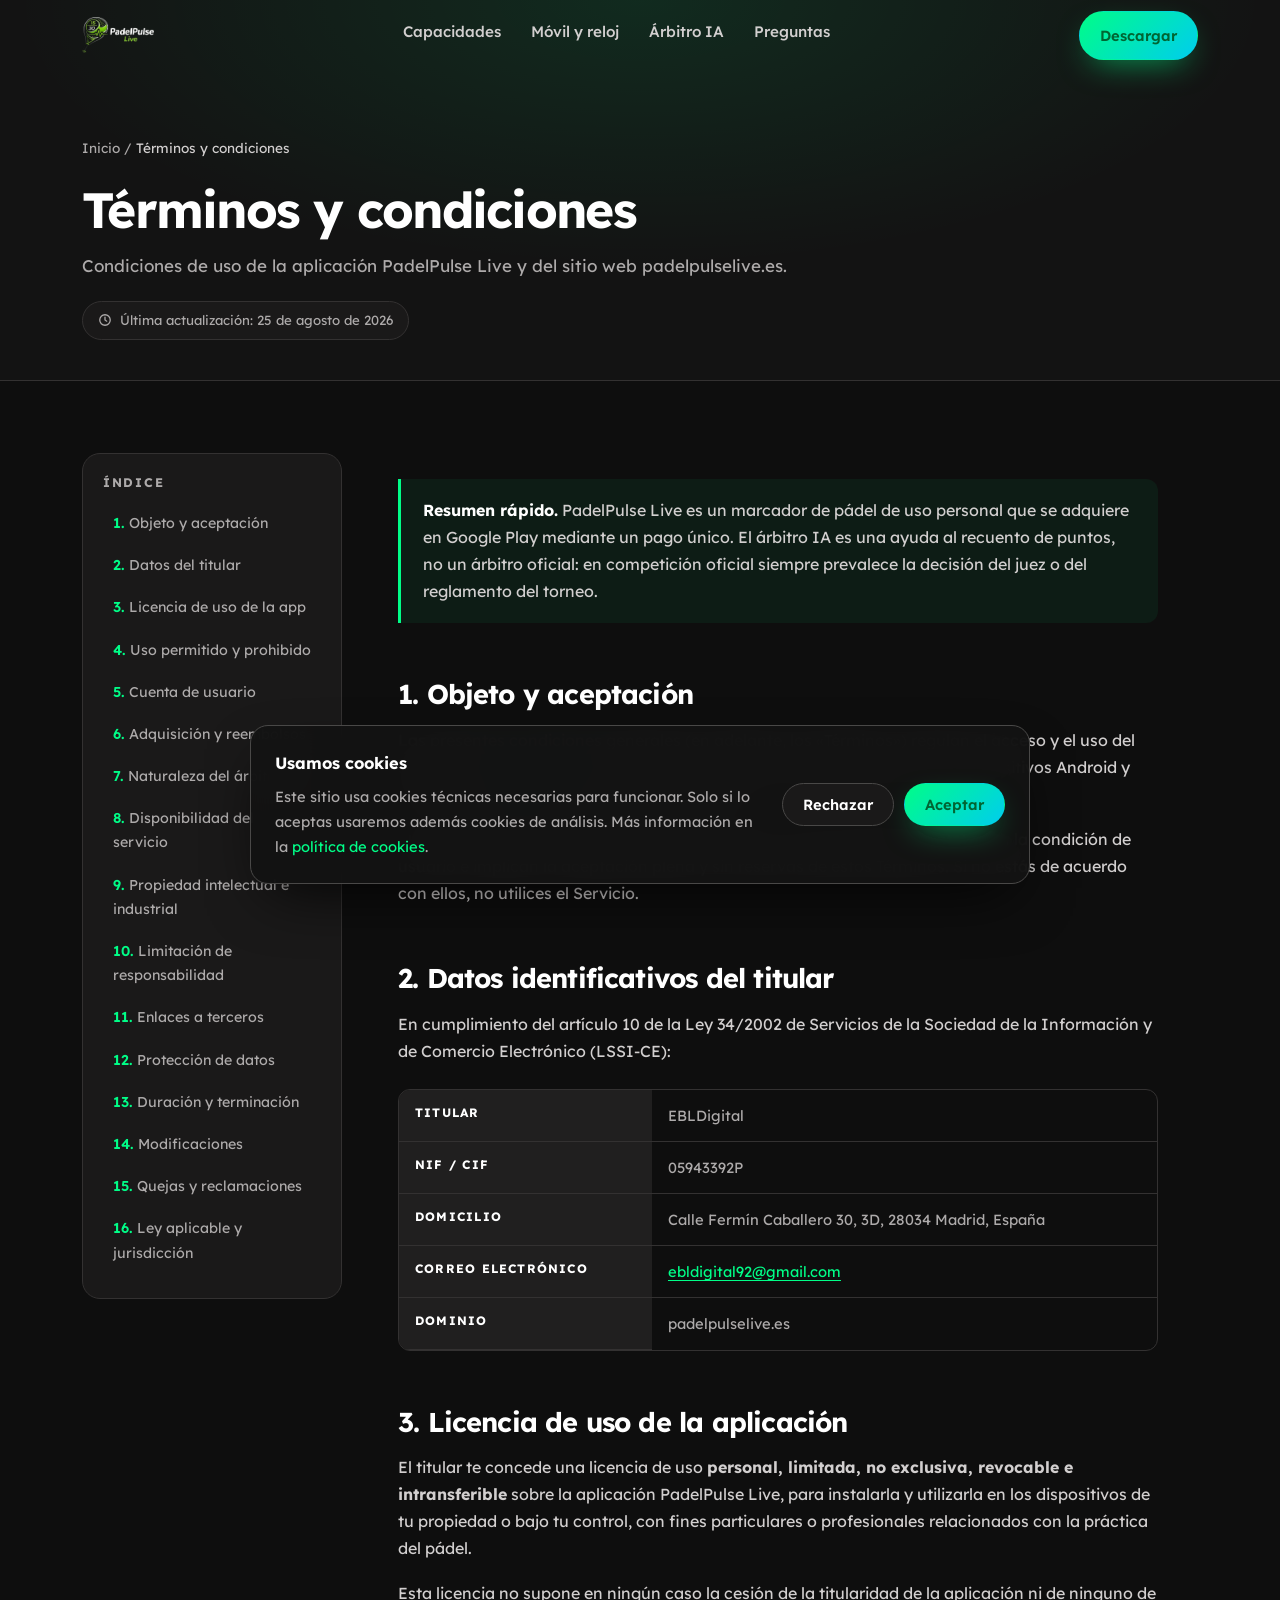
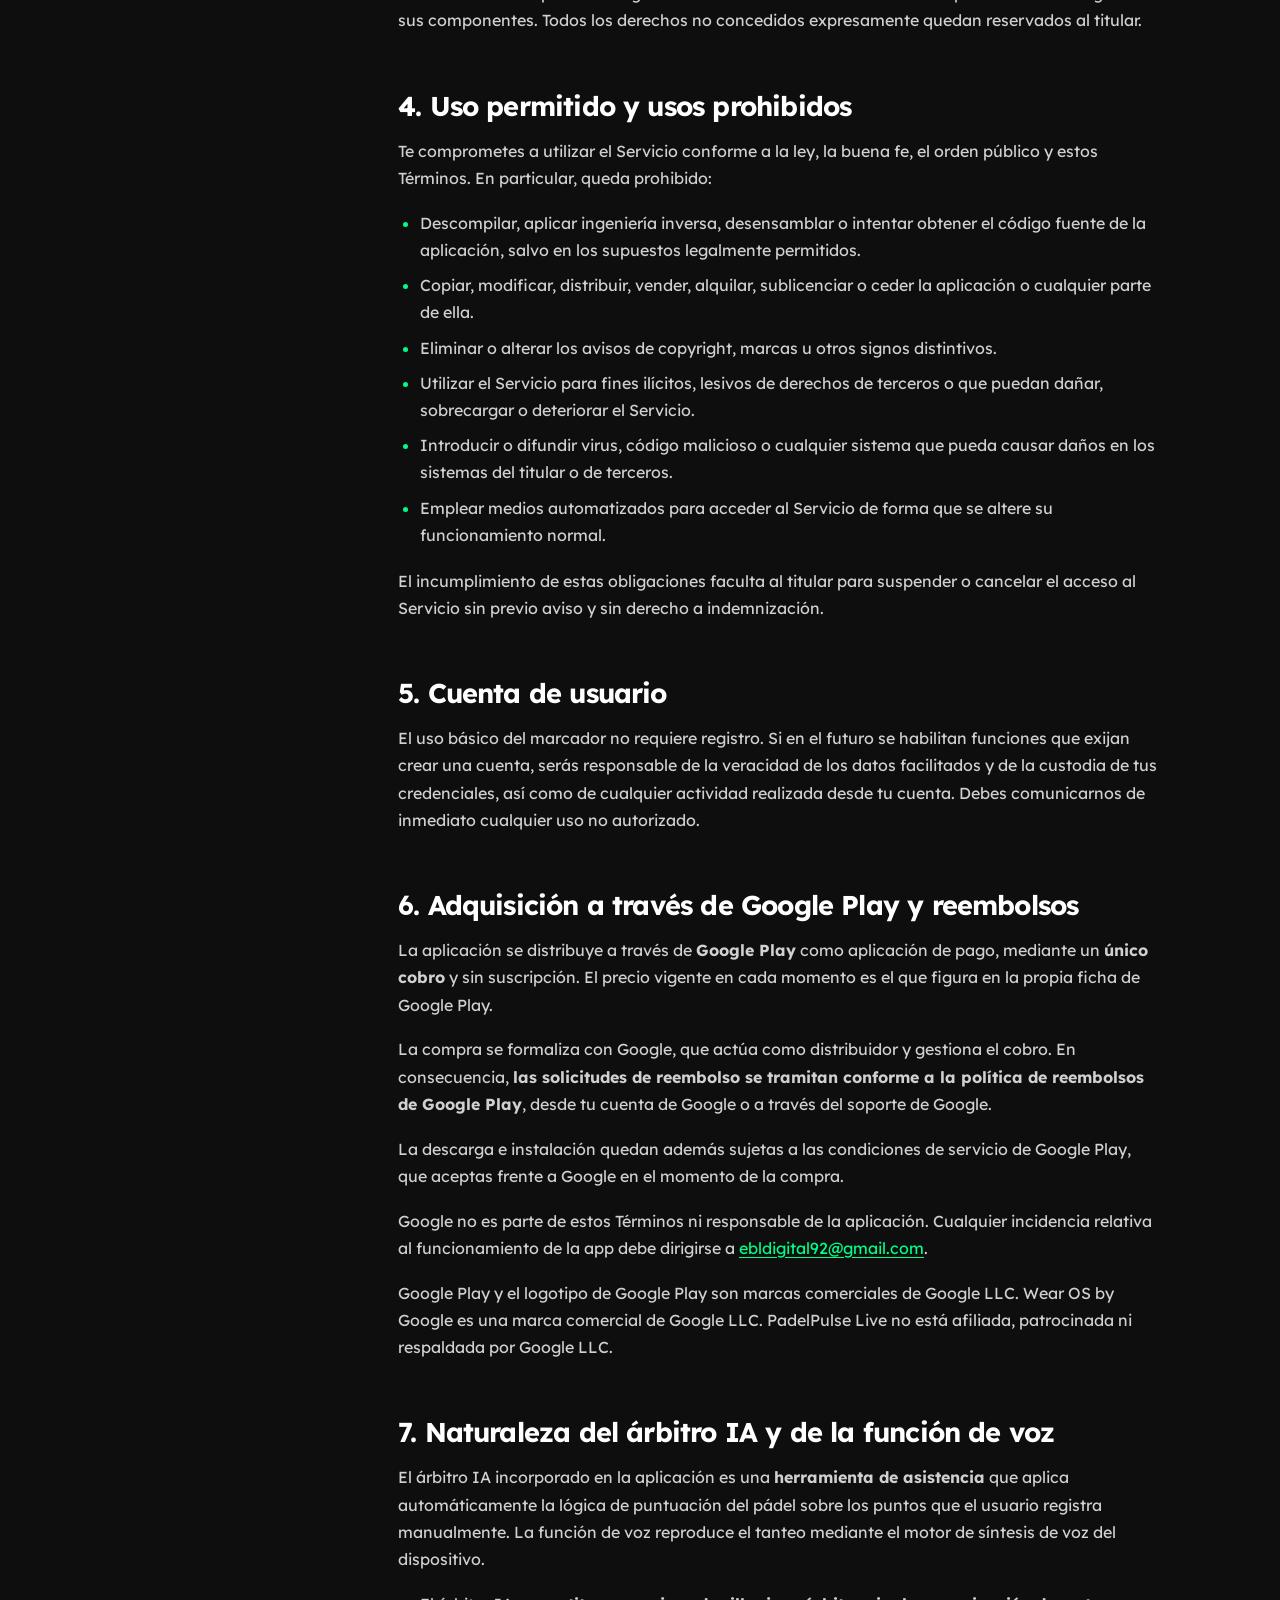
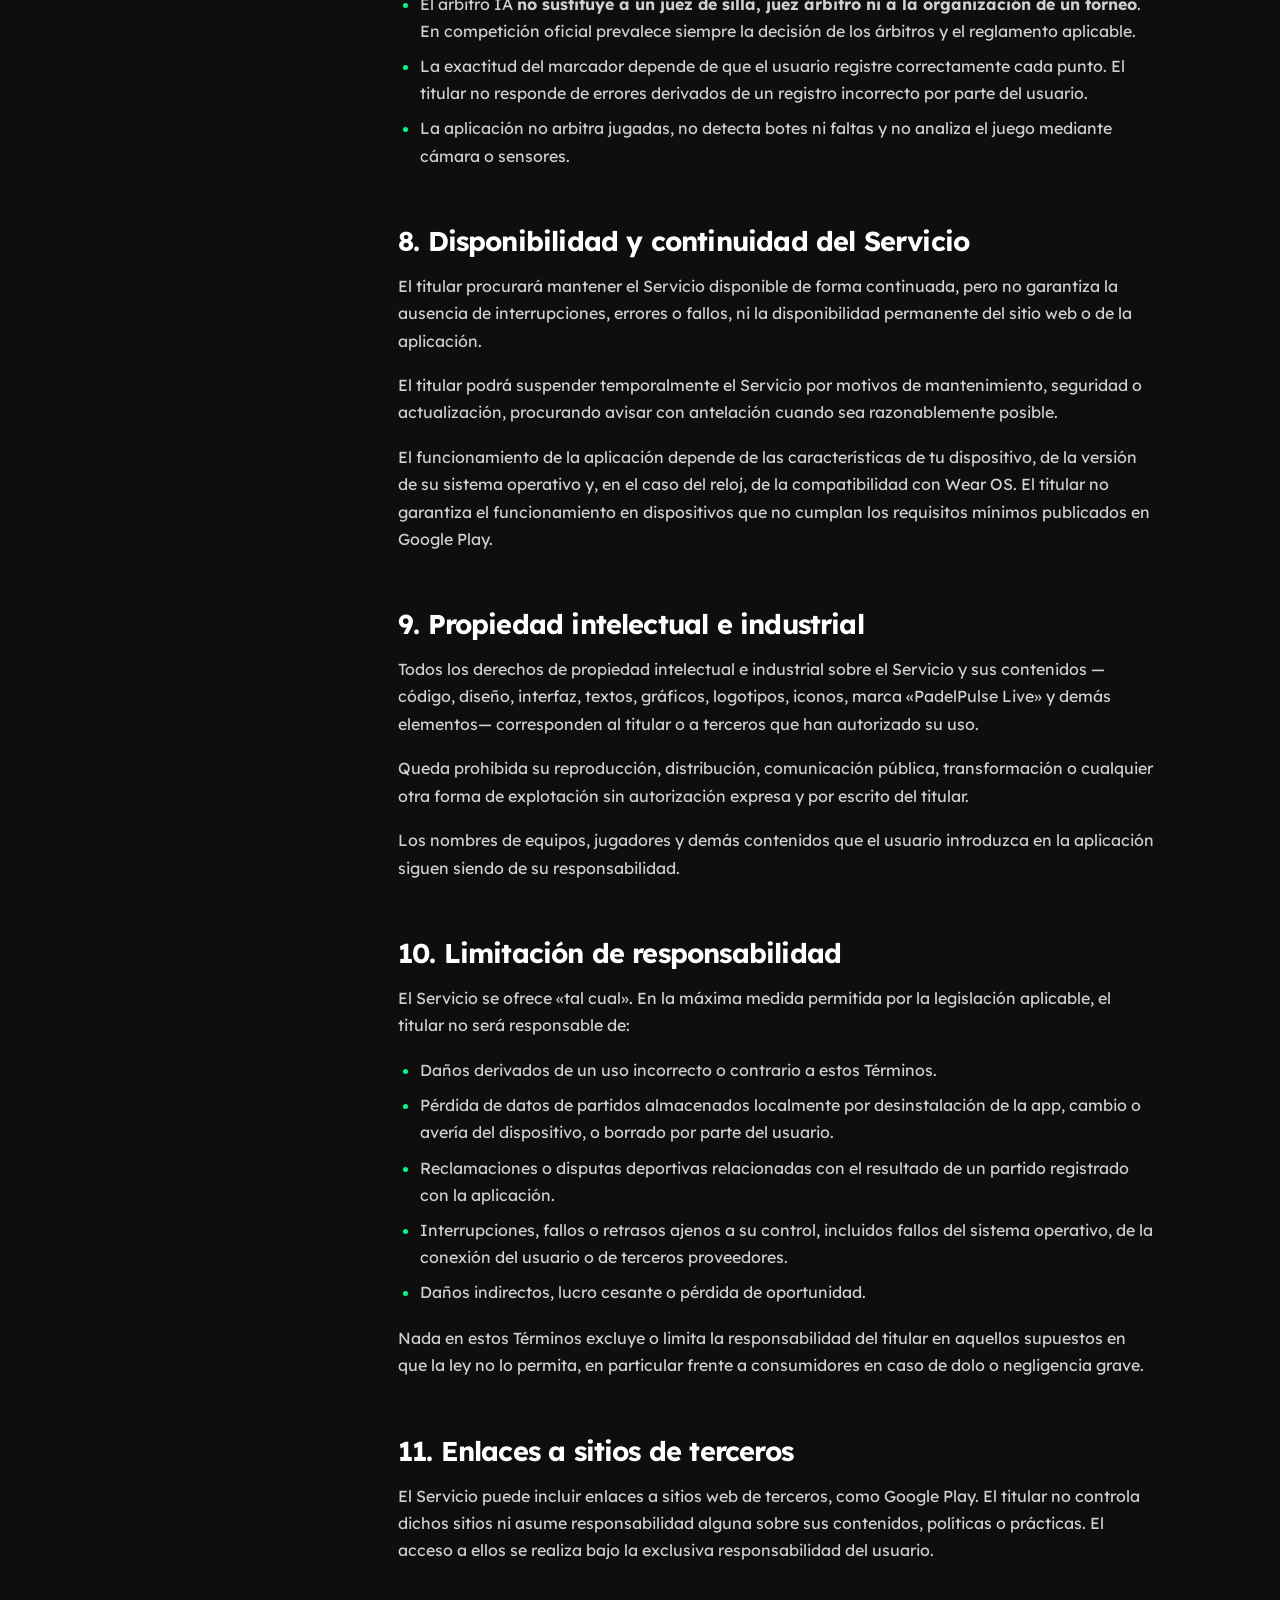
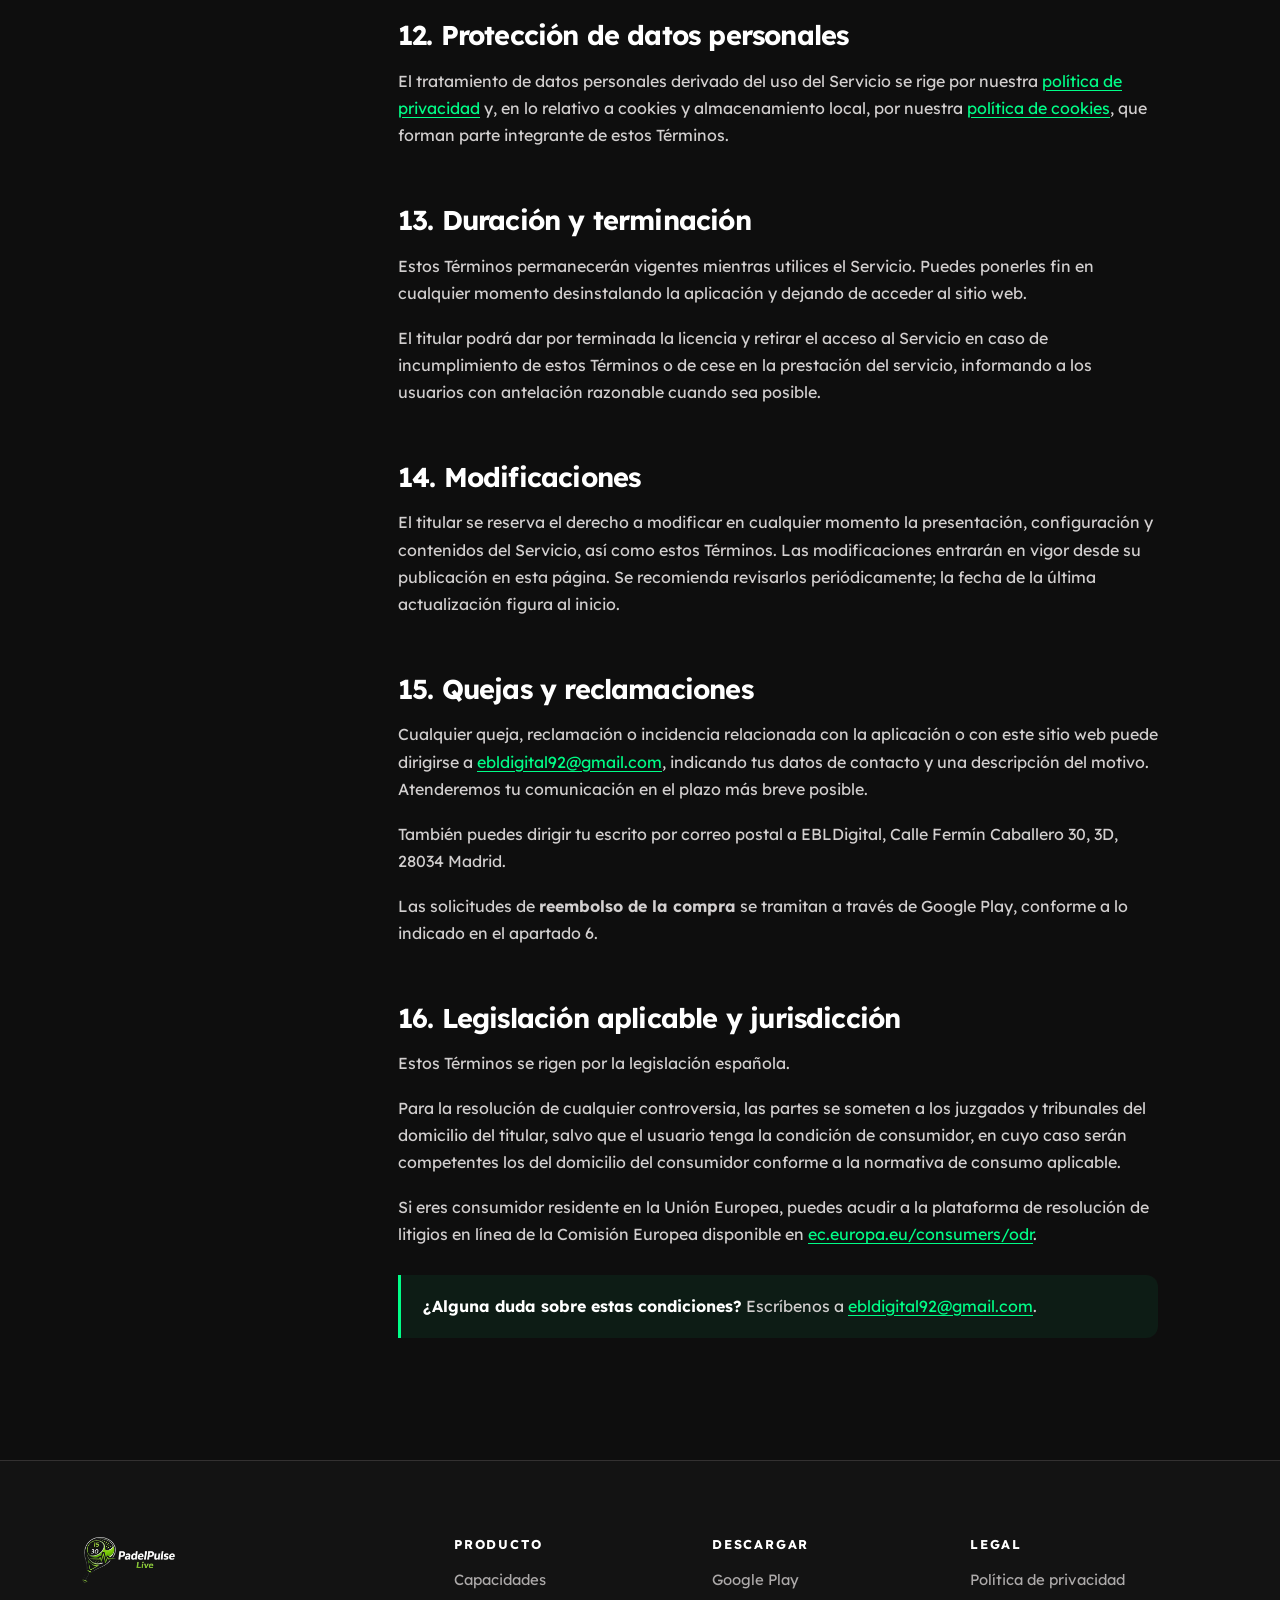
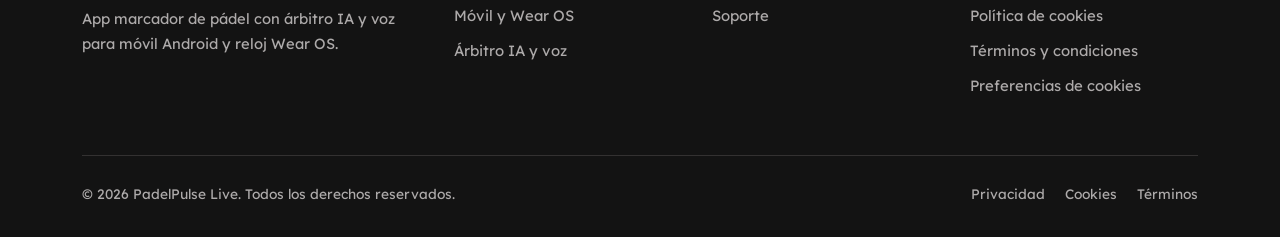
<file: terminos.html>
<!DOCTYPE html>
<html lang="es">
<head>
<meta charset="utf-8">
<meta name="viewport" content="width=device-width, initial-scale=1">
<title>Términos y condiciones | PadelPulse Live</title>
<meta name="description" content="Términos y condiciones de uso de la app marcador de pádel PadelPulse Live y del sitio web padelpulselive.es: licencia de uso, responsabilidades y legislación aplicable.">
<meta name="robots" content="index, follow">
<meta name="theme-color" content="#0e0e0e">
<link rel="canonical" href="https://padelpulselive.es/terminos.html">
<meta property="og:type" content="article">
<meta property="og:site_name" content="PadelPulse Live">
<meta property="og:locale" content="es_ES">
<meta property="og:url" content="https://padelpulselive.es/terminos.html">
<meta property="og:title" content="Términos y condiciones | PadelPulse Live">
<meta property="og:description" content="Términos y condiciones de uso de la app marcador de pádel PadelPulse Live y del sitio web padelpulselive.es: licencia de uso, responsabilidades y legislación aplicable.">
<meta property="og:image" content="https://padelpulselive.es/assets/img/og-image.png">
<link rel="icon" href="/assets/img/icon.png?v=20260825" type="image/png" sizes="512x512">
<link rel="apple-touch-icon" href="/assets/img/icon.png?v=20260825">
<link rel="manifest" href="/site.webmanifest">
<link rel="preconnect" href="https://fonts.googleapis.com">
<link rel="preconnect" href="https://fonts.gstatic.com" crossorigin>
<link rel="stylesheet" href="https://fonts.googleapis.com/css2?family=Lexend:wght@300;400;500;600;700;800&display=swap">
<link rel="stylesheet" href="/assets/css/styles.css?v=20260825">
<noscript><style>.reveal{opacity:1 !important;transform:none !important}</style></noscript>
<script type="application/ld+json">
{
  "@context": "https://schema.org",
  "@type": "WebPage",
  "name": "Términos y condiciones",
  "url": "https://padelpulselive.es/terminos.html",
  "inLanguage": "es-ES",
  "dateModified": "2026-08-25",
  "isPartOf": { "@type": "WebSite", "url": "https://padelpulselive.es/", "name": "PadelPulse Live" },
  "breadcrumb": {
    "@type": "BreadcrumbList",
    "itemListElement": [
      { "@type": "ListItem", "position": 1, "name": "Inicio", "item": "https://padelpulselive.es/" },
      { "@type": "ListItem", "position": 2, "name": "Términos y condiciones", "item": "https://padelpulselive.es/terminos.html" }
    ]
  }
}
</script>
</head>
<body>

<a class="skip-link" href="#contenido">Saltar al contenido</a>

<header class="nav is-stuck" data-nav>
  <div class="nav__inner">
    <a class="brand" href="/" aria-label="PadelPulse Live, inicio">
      <img class="brand__logo" src="/assets/img/logo.png?v=20260825" width="362" height="180" alt="PadelPulse Live">
    </a>
    <button class="nav__burger" data-burger type="button" aria-expanded="false" aria-controls="menu-principal" aria-label="Abrir menú de navegación">
      <span></span><span></span><span></span>
    </button>
    <div class="nav__menu" id="menu-principal" data-menu>
      <nav aria-label="Navegación principal">
        <ul class="nav__links">
          <li><a href="/#capacidades">Capacidades</a></li>
          <li><a href="/#dispositivos">Móvil y reloj</a></li>
          <li><a href="/#arbitro-ia">Árbitro IA</a></li>
          <li><a href="/#faq">Preguntas</a></li>
        </ul>
      </nav>
      <div class="nav__cta">
        <a class="btn btn--primary btn--sm" href="https://play.google.com/store/apps/details?id=padelpulseapp2.netlify.app" target="_blank" rel="noopener">Descargar</a>
      </div>
    </div>
  </div>
</header>

<main id="contenido">

<section class="legal-hero">
  <div class="wrap">
    <nav class="crumbs" aria-label="Ruta de navegación">
      <a href="/">Inicio</a> <span aria-hidden="true">/</span> <span aria-current="page">Términos y condiciones</span>
    </nav>
    <h1>Términos y condiciones</h1>
    <p>Condiciones de uso de la aplicación PadelPulse Live y del sitio web padelpulselive.es.</p>
    <p style="margin-top:20px">
      <span class="updated">
        <svg width="14" height="14" viewBox="0 0 24 24" fill="none" stroke="currentColor" stroke-width="2.2" stroke-linecap="round" aria-hidden="true"><circle cx="12" cy="12" r="9"/><path d="M12 7v5l3 2"/></svg>
        Última actualización: 25 de agosto de 2026
      </span>
    </p>
  </div>
</section>

<div class="wrap">
  <div class="legal-layout">

    <aside class="toc" aria-label="Índice de contenidos">
      <h2>Índice</h2>
      <ol>
        <li><a href="#objeto">Objeto y aceptación</a></li>
        <li><a href="#titular">Datos del titular</a></li>
        <li><a href="#licencia">Licencia de uso de la app</a></li>
        <li><a href="#uso">Uso permitido y prohibido</a></li>
        <li><a href="#cuenta">Cuenta de usuario</a></li>
        <li><a href="#descarga">Adquisición y reembolsos</a></li>
        <li><a href="#arbitro">Naturaleza del árbitro IA</a></li>
        <li><a href="#disponibilidad">Disponibilidad del servicio</a></li>
        <li><a href="#propiedad">Propiedad intelectual e industrial</a></li>
        <li><a href="#responsabilidad">Limitación de responsabilidad</a></li>
        <li><a href="#enlaces">Enlaces a terceros</a></li>
        <li><a href="#datos">Protección de datos</a></li>
        <li><a href="#duracion">Duración y terminación</a></li>
        <li><a href="#modificaciones">Modificaciones</a></li>
        <li><a href="#quejas">Quejas y reclamaciones</a></li>
        <li><a href="#ley">Ley aplicable y jurisdicción</a></li>
      </ol>
    </aside>

    <article class="prose">
      <div class="callout">
        <p><strong>Resumen rápido.</strong> PadelPulse Live es un marcador de pádel de uso personal que se adquiere en Google Play mediante un pago único. El árbitro IA es una ayuda al recuento de puntos, no un árbitro oficial: en competición oficial siempre prevalece la decisión del juez o del reglamento del torneo.</p>
      </div>

      <h2 id="objeto">1. Objeto y aceptación</h2>
      <p>Las presentes condiciones generales (en adelante, los «Términos») regulan el acceso y el uso del sitio web <a href="https://padelpulselive.es/">padelpulselive.es</a> y de la aplicación móvil <strong>PadelPulse Live</strong> para dispositivos Android y relojes Wear OS (conjuntamente, el «Servicio»).</p>
      <p>El acceso al sitio web y la descarga, instalación o uso de la aplicación atribuyen la condición de usuario e implican la aceptación plena y sin reservas de estos Términos. Si no estás de acuerdo con ellos, no utilices el Servicio.</p>

      <h2 id="titular">2. Datos identificativos del titular</h2>
      <p>En cumplimiento del artículo 10 de la Ley 34/2002 de Servicios de la Sociedad de la Información y de Comercio Electrónico (LSSI-CE):</p>
      <div class="table-wrap">
        <table>
          <tbody>
            <tr><th scope="row">Titular</th><td>EBLDigital</td></tr>
            <tr><th scope="row">NIF / CIF</th><td>05943392P</td></tr>
            <tr><th scope="row">Domicilio</th><td>Calle Fermín Caballero 30, 3D, 28034 Madrid, España</td></tr>
            <tr><th scope="row">Correo electrónico</th><td><a href="mailto:ebldigital92@gmail.com">ebldigital92@gmail.com</a></td></tr>
            <tr><th scope="row">Dominio</th><td>padelpulselive.es</td></tr>
          </tbody>
        </table>
      </div>

      <h2 id="licencia">3. Licencia de uso de la aplicación</h2>
      <p>El titular te concede una licencia de uso <strong>personal, limitada, no exclusiva, revocable e intransferible</strong> sobre la aplicación PadelPulse Live, para instalarla y utilizarla en los dispositivos de tu propiedad o bajo tu control, con fines particulares o profesionales relacionados con la práctica del pádel.</p>
      <p>Esta licencia no supone en ningún caso la cesión de la titularidad de la aplicación ni de ninguno de sus componentes. Todos los derechos no concedidos expresamente quedan reservados al titular.</p>

      <h2 id="uso">4. Uso permitido y usos prohibidos</h2>
      <p>Te comprometes a utilizar el Servicio conforme a la ley, la buena fe, el orden público y estos Términos. En particular, queda prohibido:</p>
      <ul>
        <li>Descompilar, aplicar ingeniería inversa, desensamblar o intentar obtener el código fuente de la aplicación, salvo en los supuestos legalmente permitidos.</li>
        <li>Copiar, modificar, distribuir, vender, alquilar, sublicenciar o ceder la aplicación o cualquier parte de ella.</li>
        <li>Eliminar o alterar los avisos de copyright, marcas u otros signos distintivos.</li>
        <li>Utilizar el Servicio para fines ilícitos, lesivos de derechos de terceros o que puedan dañar, sobrecargar o deteriorar el Servicio.</li>
        <li>Introducir o difundir virus, código malicioso o cualquier sistema que pueda causar daños en los sistemas del titular o de terceros.</li>
        <li>Emplear medios automatizados para acceder al Servicio de forma que se altere su funcionamiento normal.</li>
      </ul>
      <p>El incumplimiento de estas obligaciones faculta al titular para suspender o cancelar el acceso al Servicio sin previo aviso y sin derecho a indemnización.</p>

      <h2 id="cuenta">5. Cuenta de usuario</h2>
      <p>El uso básico del marcador no requiere registro. Si en el futuro se habilitan funciones que exijan crear una cuenta, serás responsable de la veracidad de los datos facilitados y de la custodia de tus credenciales, así como de cualquier actividad realizada desde tu cuenta. Debes comunicarnos de inmediato cualquier uso no autorizado.</p>

      <h2 id="descarga">6. Adquisición a través de Google Play y reembolsos</h2>
      <p>La aplicación se distribuye a través de <strong>Google Play</strong> como aplicación de pago, mediante un <strong>único cobro</strong> y sin suscripción. El precio vigente en cada momento es el que figura en la propia ficha de Google Play.</p>
      <p>La compra se formaliza con Google, que actúa como distribuidor y gestiona el cobro. En consecuencia, <strong>las solicitudes de reembolso se tramitan conforme a la política de reembolsos de Google Play</strong>, desde tu cuenta de Google o a través del soporte de Google.</p>
      <p>La descarga e instalación quedan además sujetas a las condiciones de servicio de Google Play, que aceptas frente a Google en el momento de la compra.</p>
      <p>Google no es parte de estos Términos ni responsable de la aplicación. Cualquier incidencia relativa al funcionamiento de la app debe dirigirse a <a href="mailto:ebldigital92@gmail.com">ebldigital92@gmail.com</a>.</p>
      <p>Google Play y el logotipo de Google Play son marcas comerciales de Google LLC. Wear OS by Google es una marca comercial de Google LLC. PadelPulse Live no está afiliada, patrocinada ni respaldada por Google LLC.</p>

      <h2 id="arbitro">7. Naturaleza del árbitro IA y de la función de voz</h2>
      <p>El árbitro IA incorporado en la aplicación es una <strong>herramienta de asistencia</strong> que aplica automáticamente la lógica de puntuación del pádel sobre los puntos que el usuario registra manualmente. La función de voz reproduce el tanteo mediante el motor de síntesis de voz del dispositivo.</p>
      <ul>
        <li>El árbitro IA <strong>no sustituye a un juez de silla, juez árbitro ni a la organización de un torneo</strong>. En competición oficial prevalece siempre la decisión de los árbitros y el reglamento aplicable.</li>
        <li>La exactitud del marcador depende de que el usuario registre correctamente cada punto. El titular no responde de errores derivados de un registro incorrecto por parte del usuario.</li>
        <li>La aplicación no arbitra jugadas, no detecta botes ni faltas y no analiza el juego mediante cámara o sensores.</li>
      </ul>

      <h2 id="disponibilidad">8. Disponibilidad y continuidad del Servicio</h2>
      <p>El titular procurará mantener el Servicio disponible de forma continuada, pero no garantiza la ausencia de interrupciones, errores o fallos, ni la disponibilidad permanente del sitio web o de la aplicación.</p>
      <p>El titular podrá suspender temporalmente el Servicio por motivos de mantenimiento, seguridad o actualización, procurando avisar con antelación cuando sea razonablemente posible.</p>
      <p>El funcionamiento de la aplicación depende de las características de tu dispositivo, de la versión de su sistema operativo y, en el caso del reloj, de la compatibilidad con Wear OS. El titular no garantiza el funcionamiento en dispositivos que no cumplan los requisitos mínimos publicados en Google Play.</p>

      <h2 id="propiedad">9. Propiedad intelectual e industrial</h2>
      <p>Todos los derechos de propiedad intelectual e industrial sobre el Servicio y sus contenidos —código, diseño, interfaz, textos, gráficos, logotipos, iconos, marca «PadelPulse Live» y demás elementos— corresponden al titular o a terceros que han autorizado su uso.</p>
      <p>Queda prohibida su reproducción, distribución, comunicación pública, transformación o cualquier otra forma de explotación sin autorización expresa y por escrito del titular.</p>
      <p>Los nombres de equipos, jugadores y demás contenidos que el usuario introduzca en la aplicación siguen siendo de su responsabilidad.</p>

      <h2 id="responsabilidad">10. Limitación de responsabilidad</h2>
      <p>El Servicio se ofrece «tal cual». En la máxima medida permitida por la legislación aplicable, el titular no será responsable de:</p>
      <ul>
        <li>Daños derivados de un uso incorrecto o contrario a estos Términos.</li>
        <li>Pérdida de datos de partidos almacenados localmente por desinstalación de la app, cambio o avería del dispositivo, o borrado por parte del usuario.</li>
        <li>Reclamaciones o disputas deportivas relacionadas con el resultado de un partido registrado con la aplicación.</li>
        <li>Interrupciones, fallos o retrasos ajenos a su control, incluidos fallos del sistema operativo, de la conexión del usuario o de terceros proveedores.</li>
        <li>Daños indirectos, lucro cesante o pérdida de oportunidad.</li>
      </ul>
      <p>Nada en estos Términos excluye o limita la responsabilidad del titular en aquellos supuestos en que la ley no lo permita, en particular frente a consumidores en caso de dolo o negligencia grave.</p>

      <h2 id="enlaces">11. Enlaces a sitios de terceros</h2>
      <p>El Servicio puede incluir enlaces a sitios web de terceros, como Google Play. El titular no controla dichos sitios ni asume responsabilidad alguna sobre sus contenidos, políticas o prácticas. El acceso a ellos se realiza bajo la exclusiva responsabilidad del usuario.</p>

      <h2 id="datos">12. Protección de datos personales</h2>
      <p>El tratamiento de datos personales derivado del uso del Servicio se rige por nuestra <a href="/privacidad.html">política de privacidad</a> y, en lo relativo a cookies y almacenamiento local, por nuestra <a href="/cookies.html">política de cookies</a>, que forman parte integrante de estos Términos.</p>

      <h2 id="duracion">13. Duración y terminación</h2>
      <p>Estos Términos permanecerán vigentes mientras utilices el Servicio. Puedes ponerles fin en cualquier momento desinstalando la aplicación y dejando de acceder al sitio web.</p>
      <p>El titular podrá dar por terminada la licencia y retirar el acceso al Servicio en caso de incumplimiento de estos Términos o de cese en la prestación del servicio, informando a los usuarios con antelación razonable cuando sea posible.</p>

      <h2 id="modificaciones">14. Modificaciones</h2>
      <p>El titular se reserva el derecho a modificar en cualquier momento la presentación, configuración y contenidos del Servicio, así como estos Términos. Las modificaciones entrarán en vigor desde su publicación en esta página. Se recomienda revisarlos periódicamente; la fecha de la última actualización figura al inicio.</p>

      <h2 id="quejas">15. Quejas y reclamaciones</h2>
      <p>Cualquier queja, reclamación o incidencia relacionada con la aplicación o
      con este sitio web puede dirigirse a <a href="mailto:ebldigital92@gmail.com">ebldigital92@gmail.com</a>,
      indicando tus datos de contacto y una descripción del motivo. Atenderemos tu
      comunicación en el plazo más breve posible.</p>
      <p>También puedes dirigir tu escrito por correo postal a EBLDigital, Calle
      Fermín Caballero 30, 3D, 28034 Madrid.</p>
      <p>Las solicitudes de <strong>reembolso de la compra</strong> se tramitan a través de
      Google Play, conforme a lo indicado en el apartado 6.</p>

      <h2 id="ley">16. Legislación aplicable y jurisdicción</h2>
      <p>Estos Términos se rigen por la legislación española.</p>
      <p>Para la resolución de cualquier controversia, las partes se someten a los juzgados y tribunales del domicilio del titular, salvo que el usuario tenga la condición de consumidor, en cuyo caso serán competentes los del domicilio del consumidor conforme a la normativa de consumo aplicable.</p>
      <p>Si eres consumidor residente en la Unión Europea, puedes acudir a la plataforma de resolución de litigios en línea de la Comisión Europea disponible en <a href="https://ec.europa.eu/consumers/odr" target="_blank" rel="noopener nofollow">ec.europa.eu/consumers/odr</a>.</p>

      <div class="callout">
        <p><strong>¿Alguna duda sobre estas condiciones?</strong> Escríbenos a <a href="mailto:ebldigital92@gmail.com">ebldigital92@gmail.com</a>.</p>
      </div>

    </article>
  </div>
</div>

</main>

<footer class="footer">
  <div class="wrap">
    <div class="footer__grid">
      <div class="footer__about">
        <a class="brand" href="/">
          <img class="brand__logo" src="/assets/img/logo.png?v=20260825" width="362" height="180" alt="PadelPulse Live">
        </a>
        <p>App marcador de pádel con árbitro IA y voz para móvil Android y reloj Wear OS.</p>
      </div>
      <div>
        <h4>Producto</h4>
        <ul>
          <li><a href="/#capacidades">Capacidades</a></li>
          <li><a href="/#dispositivos">Móvil y Wear OS</a></li>
          <li><a href="/#arbitro-ia">Árbitro IA y voz</a></li>
        </ul>
      </div>
      <div>
        <h4>Descargar</h4>
        <ul>
          <li><a href="https://play.google.com/store/apps/details?id=padelpulseapp2.netlify.app" target="_blank" rel="noopener">Google Play</a></li>
          <li><a href="mailto:ebldigital92@gmail.com">Soporte</a></li>
        </ul>
      </div>
      <div>
        <h4>Legal</h4>
        <ul>
          <li><a href="/privacidad.html">Política de privacidad</a></li>
          <li><a href="/cookies.html">Política de cookies</a></li>
          <li><a href="/terminos.html">Términos y condiciones</a></li>
          <li><a href="#" data-consent-action="open">Preferencias de cookies</a></li>
        </ul>
      </div>
    </div>
    <div class="footer__bottom">
      <p style="margin:0">© <span data-year>2026</span> PadelPulse Live. Todos los derechos reservados.</p>
      <div class="footer__legal">
        <a href="/privacidad.html">Privacidad</a>
        <a href="/cookies.html">Cookies</a>
        <a href="/terminos.html">Términos</a>
      </div>
    </div>
  </div>
</footer>

<div class="cookie-banner" data-cookie-banner role="dialog" aria-live="polite" aria-label="Aviso de cookies" hidden>
  <div class="cookie-banner__txt">
    <strong>Usamos cookies</strong>
    Este sitio usa cookies técnicas necesarias para funcionar. Solo si lo aceptas
    usaremos además cookies de análisis. Más información en la
    <a href="/cookies.html">política de cookies</a>.
  </div>
  <div class="cookie-banner__actions">
    <button class="btn btn--ghost btn--sm" type="button" data-consent-action="rejected">Rechazar</button>
    <button class="btn btn--primary btn--sm" type="button" data-consent-action="accepted">Aceptar</button>
  </div>
</div>

<script src="/assets/js/main.js?v=20260825" defer></script>
</body>
</html>
</file>
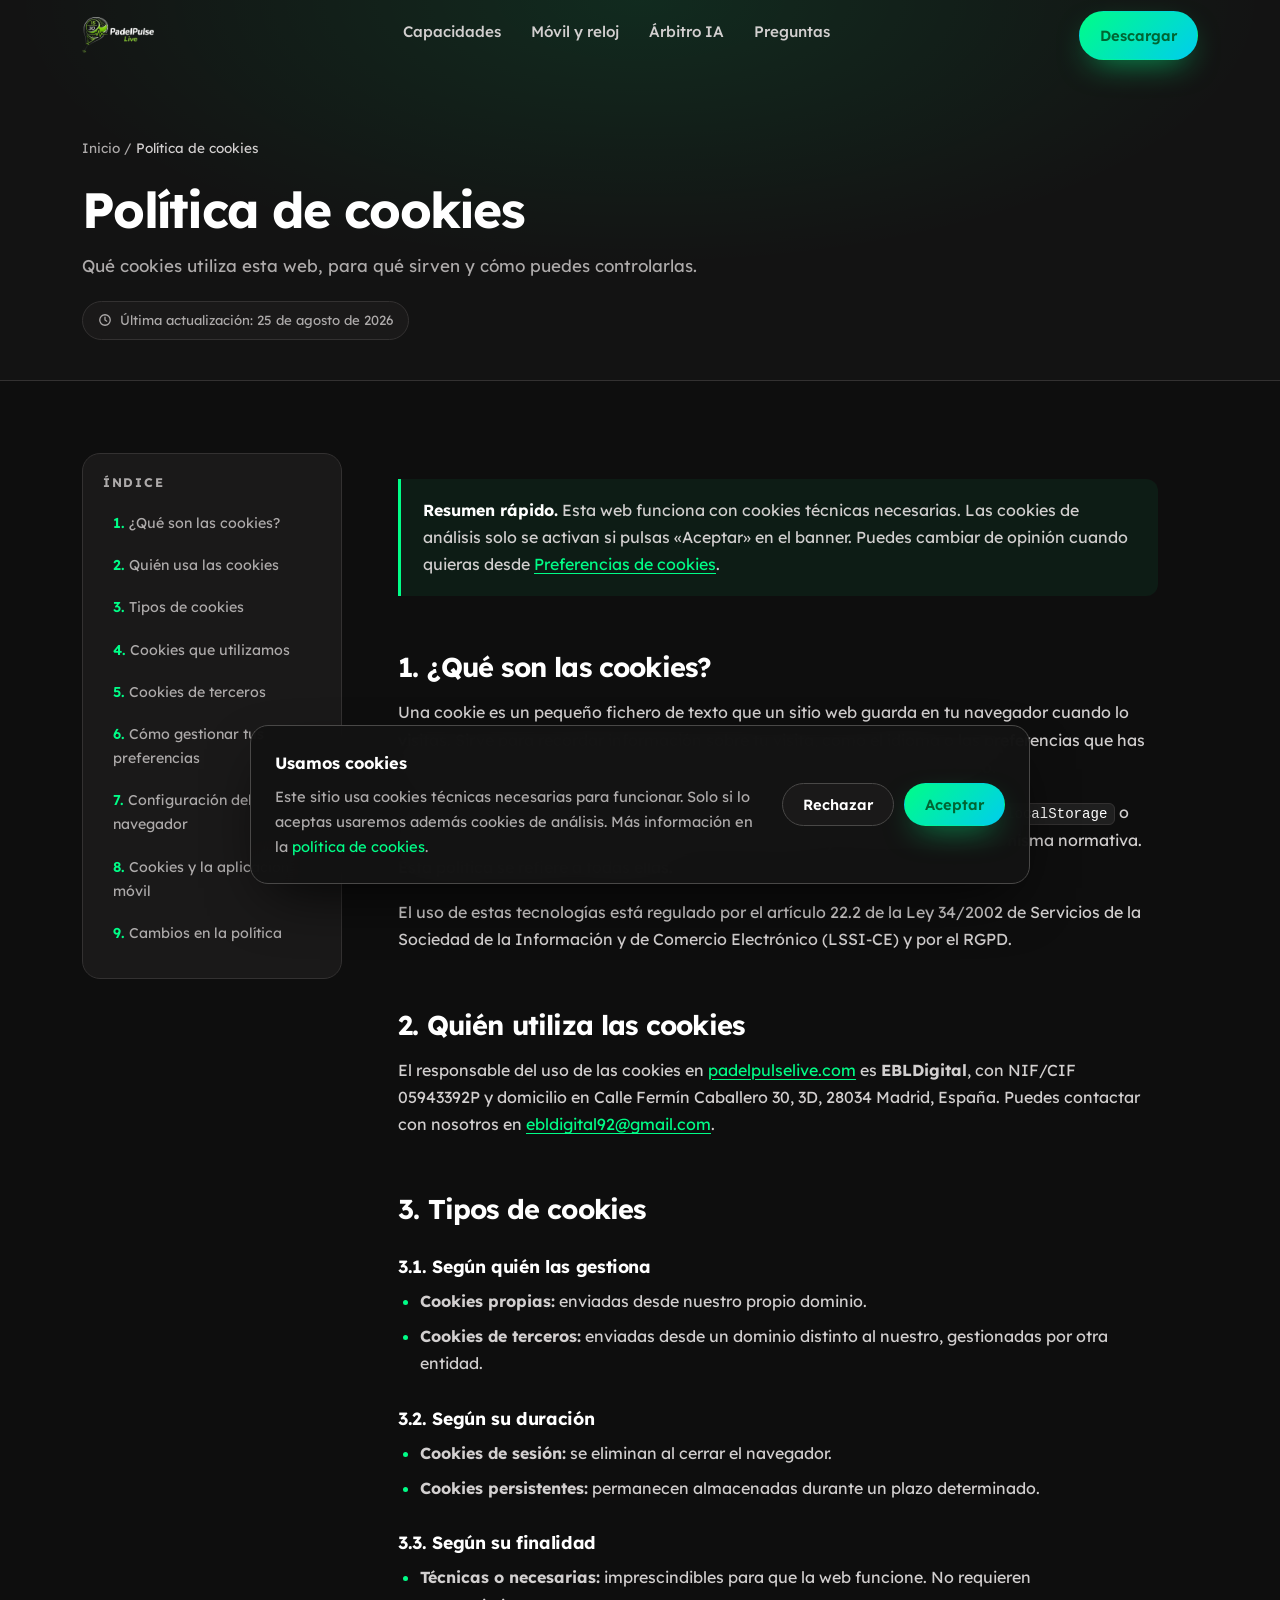
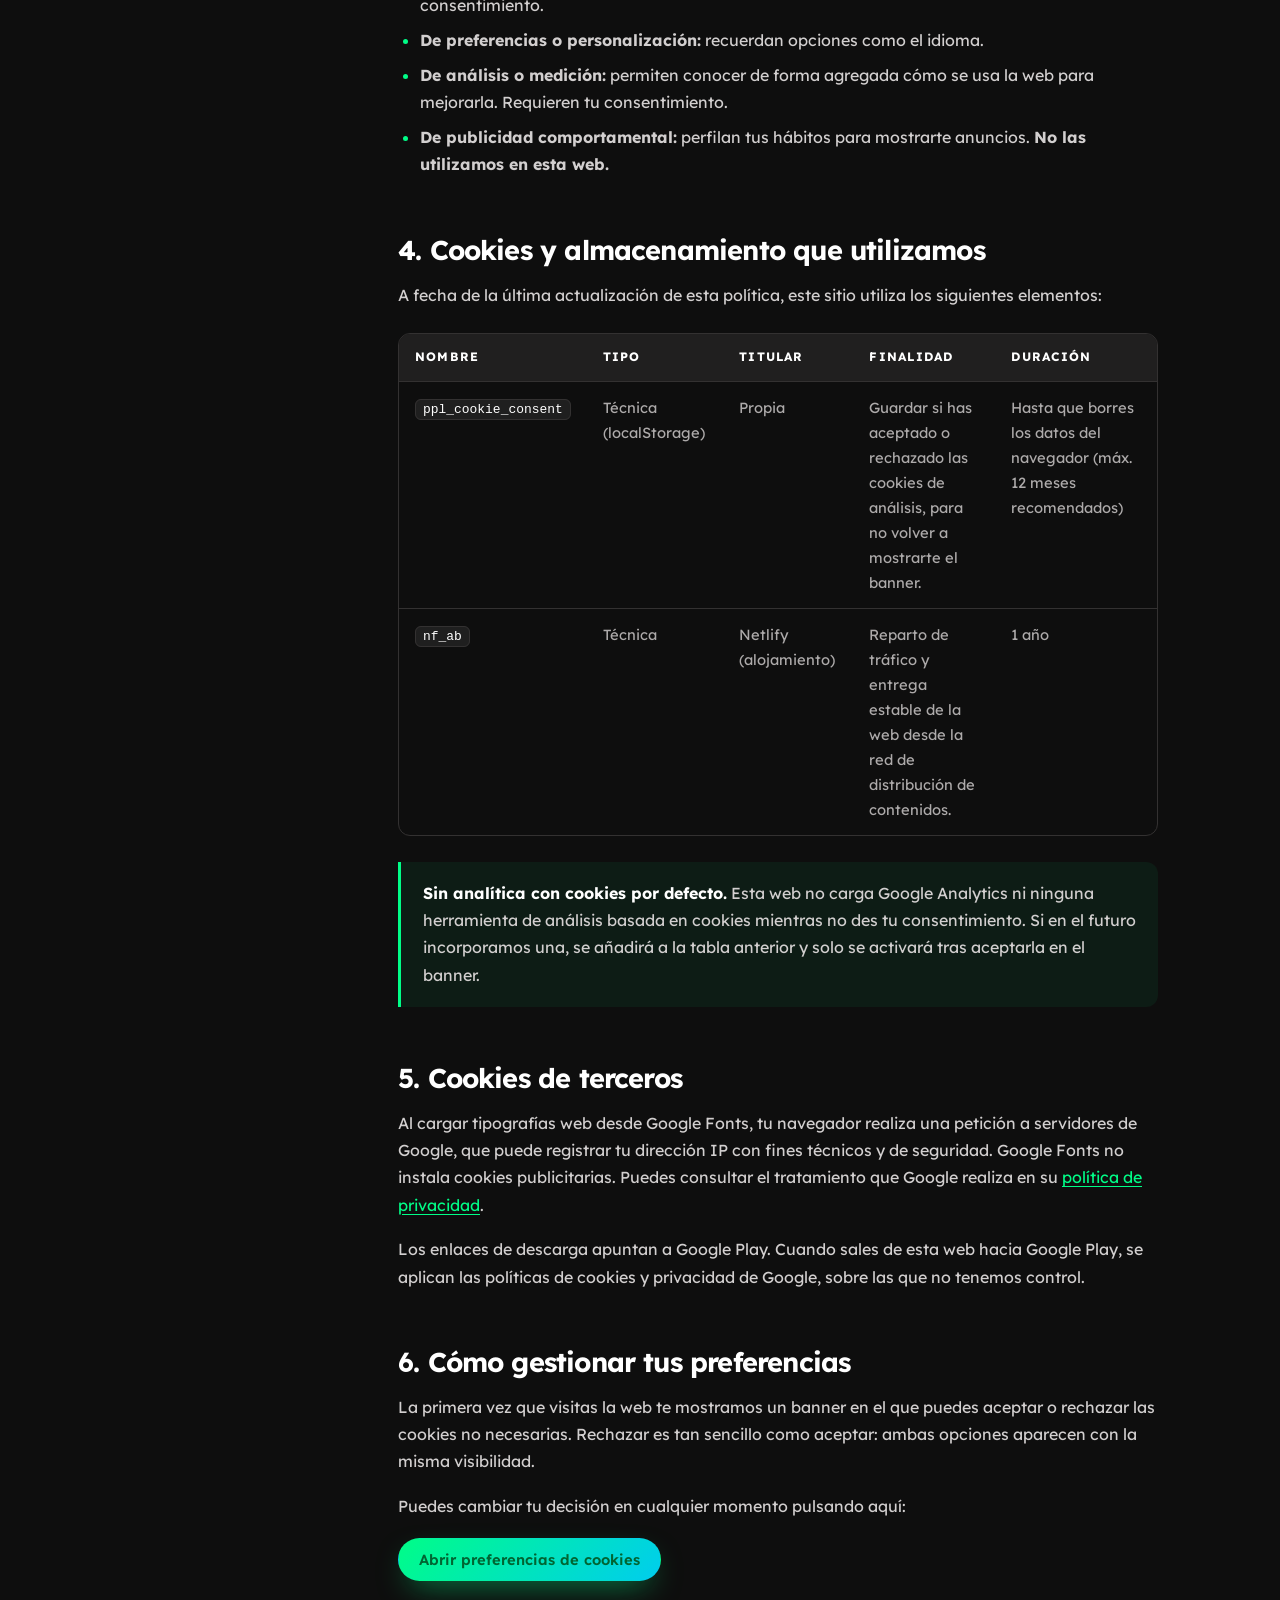
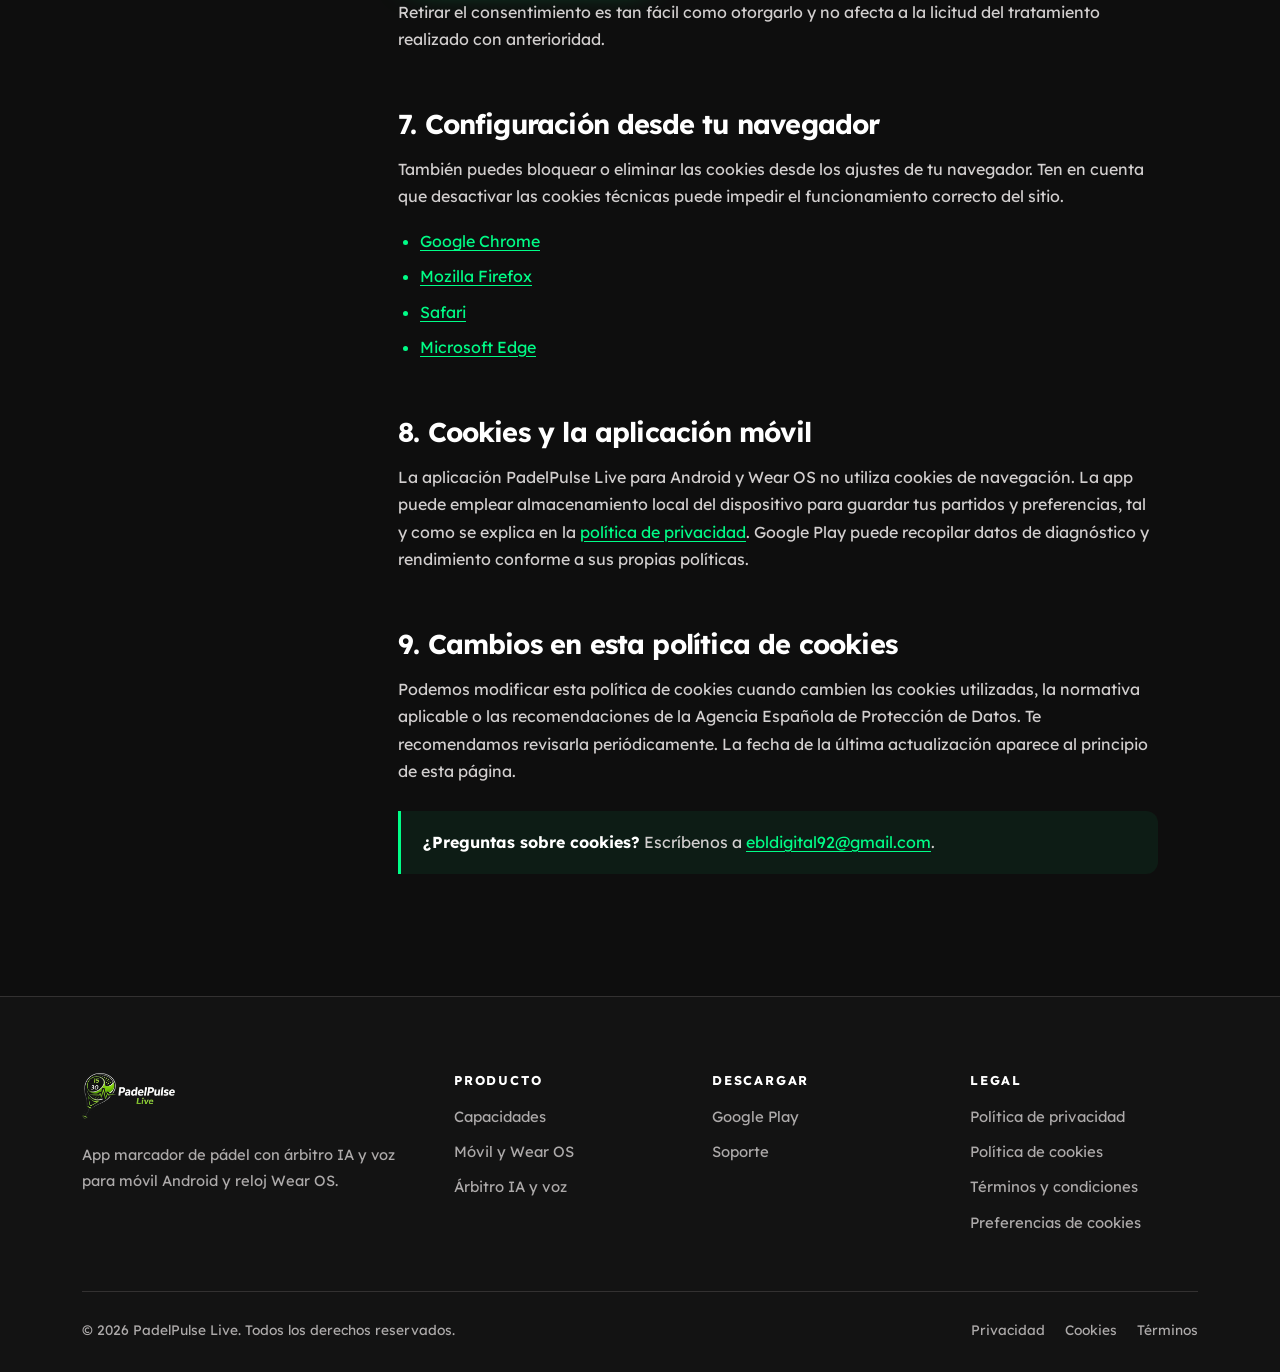
<file: web/cookies.html>
<!DOCTYPE html>
<html lang="es">
<head>
<meta charset="utf-8">
<meta name="viewport" content="width=device-width, initial-scale=1">
<title>Política de cookies | PadelPulse Live</title>
<meta name="description" content="Política de cookies de padelpulselive.com: qué cookies usamos, con qué finalidad, cuánto duran y cómo aceptar, rechazar o cambiar tus preferencias en cualquier momento.">
<meta name="robots" content="index, follow">
<meta name="theme-color" content="#0e0e0e">
<link rel="canonical" href="https://padelpulselive.com/cookies.html">
<meta property="og:type" content="article">
<meta property="og:site_name" content="PadelPulse Live">
<meta property="og:locale" content="es_ES">
<meta property="og:url" content="https://padelpulselive.com/cookies.html">
<meta property="og:title" content="Política de cookies | PadelPulse Live">
<meta property="og:description" content="Política de cookies de padelpulselive.com: qué cookies usamos, con qué finalidad, cuánto duran y cómo aceptar, rechazar o cambiar tus preferencias en cualquier momento.">
<meta property="og:image" content="https://padelpulselive.com/assets/img/og-image.png">
<link rel="icon" href="/assets/img/icon.png?v=20260828" type="image/png" sizes="512x512">
<link rel="apple-touch-icon" href="/assets/img/icon.png?v=20260828">
<link rel="manifest" href="/site.webmanifest">
<link rel="preconnect" href="https://fonts.googleapis.com">
<link rel="preconnect" href="https://fonts.gstatic.com" crossorigin>
<link rel="stylesheet" href="https://fonts.googleapis.com/css2?family=Lexend:wght@300;400;500;600;700;800&display=swap">
<link rel="stylesheet" href="/assets/css/styles.css?v=20260828">
<noscript><style>.reveal{opacity:1 !important;transform:none !important}</style></noscript>
<script type="application/ld+json">
{
  "@context": "https://schema.org",
  "@type": "WebPage",
  "name": "Política de cookies",
  "url": "https://padelpulselive.com/cookies.html",
  "inLanguage": "es-ES",
  "dateModified": "2026-08-25",
  "isPartOf": { "@type": "WebSite", "url": "https://padelpulselive.com/", "name": "PadelPulse Live" },
  "breadcrumb": {
    "@type": "BreadcrumbList",
    "itemListElement": [
      { "@type": "ListItem", "position": 1, "name": "Inicio", "item": "https://padelpulselive.com/" },
      { "@type": "ListItem", "position": 2, "name": "Política de cookies", "item": "https://padelpulselive.com/cookies.html" }
    ]
  }
}
</script>
</head>
<body>

<a class="skip-link" href="#contenido">Saltar al contenido</a>

<header class="nav is-stuck" data-nav>
  <div class="nav__inner">
    <a class="brand" href="/" aria-label="PadelPulse Live, inicio">
      <img class="brand__logo" src="/assets/img/logo.png?v=20260828" width="362" height="180" alt="PadelPulse Live">
    </a>
    <button class="nav__burger" data-burger type="button" aria-expanded="false" aria-controls="menu-principal" aria-label="Abrir menú de navegación">
      <span></span><span></span><span></span>
    </button>
    <div class="nav__menu" id="menu-principal" data-menu>
      <nav aria-label="Navegación principal">
        <ul class="nav__links">
          <li><a href="/#capacidades">Capacidades</a></li>
          <li><a href="/#dispositivos">Móvil y reloj</a></li>
          <li><a href="/#arbitro-ia">Árbitro IA</a></li>
          <li><a href="/#faq">Preguntas</a></li>
        </ul>
      </nav>
      <div class="nav__cta">
        <a class="btn btn--primary btn--sm" href="https://play.google.com/store/apps/details?id=padelpulseapp2.netlify.app" target="_blank" rel="noopener">Descargar</a>
      </div>
    </div>
  </div>
</header>

<main id="contenido">

<section class="legal-hero">
  <div class="wrap">
    <nav class="crumbs" aria-label="Ruta de navegación">
      <a href="/">Inicio</a> <span aria-hidden="true">/</span> <span aria-current="page">Política de cookies</span>
    </nav>
    <h1>Política de cookies</h1>
    <p>Qué cookies utiliza esta web, para qué sirven y cómo puedes controlarlas.</p>
    <p style="margin-top:20px">
      <span class="updated">
        <svg width="14" height="14" viewBox="0 0 24 24" fill="none" stroke="currentColor" stroke-width="2.2" stroke-linecap="round" aria-hidden="true"><circle cx="12" cy="12" r="9"/><path d="M12 7v5l3 2"/></svg>
        Última actualización: 25 de agosto de 2026
      </span>
    </p>
  </div>
</section>

<div class="wrap">
  <div class="legal-layout">

    <aside class="toc" aria-label="Índice de contenidos">
      <h2>Índice</h2>
      <ol>
        <li><a href="#que-son">¿Qué son las cookies?</a></li>
        <li><a href="#quien-usa">Quién usa las cookies</a></li>
        <li><a href="#tipos">Tipos de cookies</a></li>
        <li><a href="#listado">Cookies que utilizamos</a></li>
        <li><a href="#terceros">Cookies de terceros</a></li>
        <li><a href="#gestionar">Cómo gestionar tus preferencias</a></li>
        <li><a href="#navegador">Configuración del navegador</a></li>
        <li><a href="#app">Cookies y la aplicación móvil</a></li>
        <li><a href="#cambios">Cambios en la política</a></li>
      </ol>
    </aside>

    <article class="prose">
      <div class="callout">
        <p><strong>Resumen rápido.</strong> Esta web funciona con cookies técnicas necesarias. Las cookies de análisis solo se activan si pulsas «Aceptar» en el banner. Puedes cambiar de opinión cuando quieras desde <a href="#" data-consent-action="open">Preferencias de cookies</a>.</p>
      </div>

      <h2 id="que-son">1. ¿Qué son las cookies?</h2>
      <p>Una cookie es un pequeño fichero de texto que un sitio web guarda en tu navegador cuando lo visitas. Sirve para recordar información sobre tu visita, como el idioma o las preferencias que has elegido, de modo que el sitio funcione correctamente o pueda medirse su uso.</p>
      <p>Junto a las cookies existen otras tecnologías de almacenamiento local, como <code>localStorage</code> o <code>sessionStorage</code>, que cumplen funciones equivalentes y a las que se aplica la misma normativa. Esta política se refiere a todas ellas.</p>
      <p>El uso de estas tecnologías está regulado por el artículo 22.2 de la Ley 34/2002 de Servicios de la Sociedad de la Información y de Comercio Electrónico (LSSI-CE) y por el RGPD.</p>

      <h2 id="quien-usa">2. Quién utiliza las cookies</h2>
      <p>El responsable del uso de las cookies en <a href="https://padelpulselive.com/">padelpulselive.com</a> es <strong>EBLDigital</strong>, con NIF/CIF 05943392P y domicilio en Calle Fermín Caballero 30, 3D, 28034 Madrid, España. Puedes contactar con nosotros en <a href="mailto:ebldigital92@gmail.com">ebldigital92@gmail.com</a>.</p>

      <h2 id="tipos">3. Tipos de cookies</h2>
      <h3>3.1. Según quién las gestiona</h3>
      <ul>
        <li><strong>Cookies propias:</strong> enviadas desde nuestro propio dominio.</li>
        <li><strong>Cookies de terceros:</strong> enviadas desde un dominio distinto al nuestro, gestionadas por otra entidad.</li>
      </ul>
      <h3>3.2. Según su duración</h3>
      <ul>
        <li><strong>Cookies de sesión:</strong> se eliminan al cerrar el navegador.</li>
        <li><strong>Cookies persistentes:</strong> permanecen almacenadas durante un plazo determinado.</li>
      </ul>
      <h3>3.3. Según su finalidad</h3>
      <ul>
        <li><strong>Técnicas o necesarias:</strong> imprescindibles para que la web funcione. No requieren consentimiento.</li>
        <li><strong>De preferencias o personalización:</strong> recuerdan opciones como el idioma.</li>
        <li><strong>De análisis o medición:</strong> permiten conocer de forma agregada cómo se usa la web para mejorarla. Requieren tu consentimiento.</li>
        <li><strong>De publicidad comportamental:</strong> perfilan tus hábitos para mostrarte anuncios. <strong>No las utilizamos en esta web.</strong></li>
      </ul>

      <h2 id="listado">4. Cookies y almacenamiento que utilizamos</h2>
      <p>A fecha de la última actualización de esta política, este sitio utiliza los siguientes elementos:</p>
      <div class="table-wrap">
        <table>
          <thead>
            <tr>
              <th scope="col">Nombre</th>
              <th scope="col">Tipo</th>
              <th scope="col">Titular</th>
              <th scope="col">Finalidad</th>
              <th scope="col">Duración</th>
            </tr>
          </thead>
          <tbody>
            <tr>
              <td><code>ppl_cookie_consent</code></td>
              <td>Técnica (localStorage)</td>
              <td>Propia</td>
              <td>Guardar si has aceptado o rechazado las cookies de análisis, para no volver a mostrarte el banner.</td>
              <td>Hasta que borres los datos del navegador (máx. 12 meses recomendados)</td>
            </tr>
            <tr>
              <td><code>nf_ab</code></td>
              <td>Técnica</td>
              <td>Netlify (alojamiento)</td>
              <td>Reparto de tráfico y entrega estable de la web desde la red de distribución de contenidos.</td>
              <td>1 año</td>
            </tr>
          </tbody>
        </table>
      </div>
      <div class="callout">
        <p><strong>Sin analítica con cookies por defecto.</strong> Esta web no carga Google Analytics ni ninguna herramienta de análisis basada en cookies mientras no des tu consentimiento. Si en el futuro incorporamos una, se añadirá a la tabla anterior y solo se activará tras aceptarla en el banner.</p>
      </div>

      <h2 id="terceros">5. Cookies de terceros</h2>
      <p>Al cargar tipografías web desde Google Fonts, tu navegador realiza una petición a servidores de Google, que puede registrar tu dirección IP con fines técnicos y de seguridad. Google Fonts no instala cookies publicitarias. Puedes consultar el tratamiento que Google realiza en su <a href="https://policies.google.com/privacy" target="_blank" rel="noopener nofollow">política de privacidad</a>.</p>
      <p>Los enlaces de descarga apuntan a Google Play. Cuando sales de esta web hacia Google Play, se aplican las políticas de cookies y privacidad de Google, sobre las que no tenemos control.</p>

      <h2 id="gestionar">6. Cómo gestionar tus preferencias</h2>
      <p>La primera vez que visitas la web te mostramos un banner en el que puedes aceptar o rechazar las cookies no necesarias. Rechazar es tan sencillo como aceptar: ambas opciones aparecen con la misma visibilidad.</p>
      <p>Puedes cambiar tu decisión en cualquier momento pulsando aquí:</p>
      <p><button class="btn btn--primary btn--sm" type="button" data-consent-action="open">Abrir preferencias de cookies</button></p>
      <p>Retirar el consentimiento es tan fácil como otorgarlo y no afecta a la licitud del tratamiento realizado con anterioridad.</p>

      <h2 id="navegador">7. Configuración desde tu navegador</h2>
      <p>También puedes bloquear o eliminar las cookies desde los ajustes de tu navegador. Ten en cuenta que desactivar las cookies técnicas puede impedir el funcionamiento correcto del sitio.</p>
      <ul>
        <li><a href="https://support.google.com/chrome/answer/95647" target="_blank" rel="noopener nofollow">Google Chrome</a></li>
        <li><a href="https://support.mozilla.org/es/kb/Borrar%20cookies" target="_blank" rel="noopener nofollow">Mozilla Firefox</a></li>
        <li><a href="https://support.apple.com/es-es/guide/safari/sfri11471/mac" target="_blank" rel="noopener nofollow">Safari</a></li>
        <li><a href="https://support.microsoft.com/es-es/microsoft-edge" target="_blank" rel="noopener nofollow">Microsoft Edge</a></li>
      </ul>

      <h2 id="app">8. Cookies y la aplicación móvil</h2>
      <p>La aplicación PadelPulse Live para Android y Wear OS no utiliza cookies de navegación. La app puede emplear almacenamiento local del dispositivo para guardar tus partidos y preferencias, tal y como se explica en la <a href="/privacidad.html">política de privacidad</a>. Google Play puede recopilar datos de diagnóstico y rendimiento conforme a sus propias políticas.</p>

      <h2 id="cambios">9. Cambios en esta política de cookies</h2>
      <p>Podemos modificar esta política de cookies cuando cambien las cookies utilizadas, la normativa aplicable o las recomendaciones de la Agencia Española de Protección de Datos. Te recomendamos revisarla periódicamente. La fecha de la última actualización aparece al principio de esta página.</p>

      <div class="callout">
        <p><strong>¿Preguntas sobre cookies?</strong> Escríbenos a <a href="mailto:ebldigital92@gmail.com">ebldigital92@gmail.com</a>.</p>
      </div>

    </article>
  </div>
</div>

</main>

<footer class="footer">
  <div class="wrap">
    <div class="footer__grid">
      <div class="footer__about">
        <a class="brand" href="/">
          <img class="brand__logo" src="/assets/img/logo.png?v=20260828" width="362" height="180" alt="PadelPulse Live">
        </a>
        <p>App marcador de pádel con árbitro IA y voz para móvil Android y reloj Wear OS.</p>
      </div>
      <div>
        <h4>Producto</h4>
        <ul>
          <li><a href="/#capacidades">Capacidades</a></li>
          <li><a href="/#dispositivos">Móvil y Wear OS</a></li>
          <li><a href="/#arbitro-ia">Árbitro IA y voz</a></li>
        </ul>
      </div>
      <div>
        <h4>Descargar</h4>
        <ul>
          <li><a href="https://play.google.com/store/apps/details?id=padelpulseapp2.netlify.app" target="_blank" rel="noopener">Google Play</a></li>
          <li><a href="mailto:ebldigital92@gmail.com">Soporte</a></li>
        </ul>
      </div>
      <div>
        <h4>Legal</h4>
        <ul>
          <li><a href="/privacidad.html">Política de privacidad</a></li>
          <li><a href="/cookies.html">Política de cookies</a></li>
          <li><a href="/terminos.html">Términos y condiciones</a></li>
          <li><a href="#" data-consent-action="open">Preferencias de cookies</a></li>
        </ul>
      </div>
    </div>
    <div class="footer__bottom">
      <p style="margin:0">© <span data-year>2026</span> PadelPulse Live. Todos los derechos reservados.</p>
      <div class="footer__legal">
        <a href="/privacidad.html">Privacidad</a>
        <a href="/cookies.html">Cookies</a>
        <a href="/terminos.html">Términos</a>
      </div>
    </div>
  </div>
</footer>

<div class="cookie-banner" data-cookie-banner role="dialog" aria-live="polite" aria-label="Aviso de cookies" hidden>
  <div class="cookie-banner__txt">
    <strong>Usamos cookies</strong>
    Este sitio usa cookies técnicas necesarias para funcionar. Solo si lo aceptas
    usaremos además cookies de análisis. Más información en la
    <a href="/cookies.html">política de cookies</a>.
  </div>
  <div class="cookie-banner__actions">
    <button class="btn btn--ghost btn--sm" type="button" data-consent-action="rejected">Rechazar</button>
    <button class="btn btn--primary btn--sm" type="button" data-consent-action="accepted">Aceptar</button>
  </div>
</div>

<script src="/assets/js/main.js?v=20260828" defer></script>
</body>
</html>
</file>
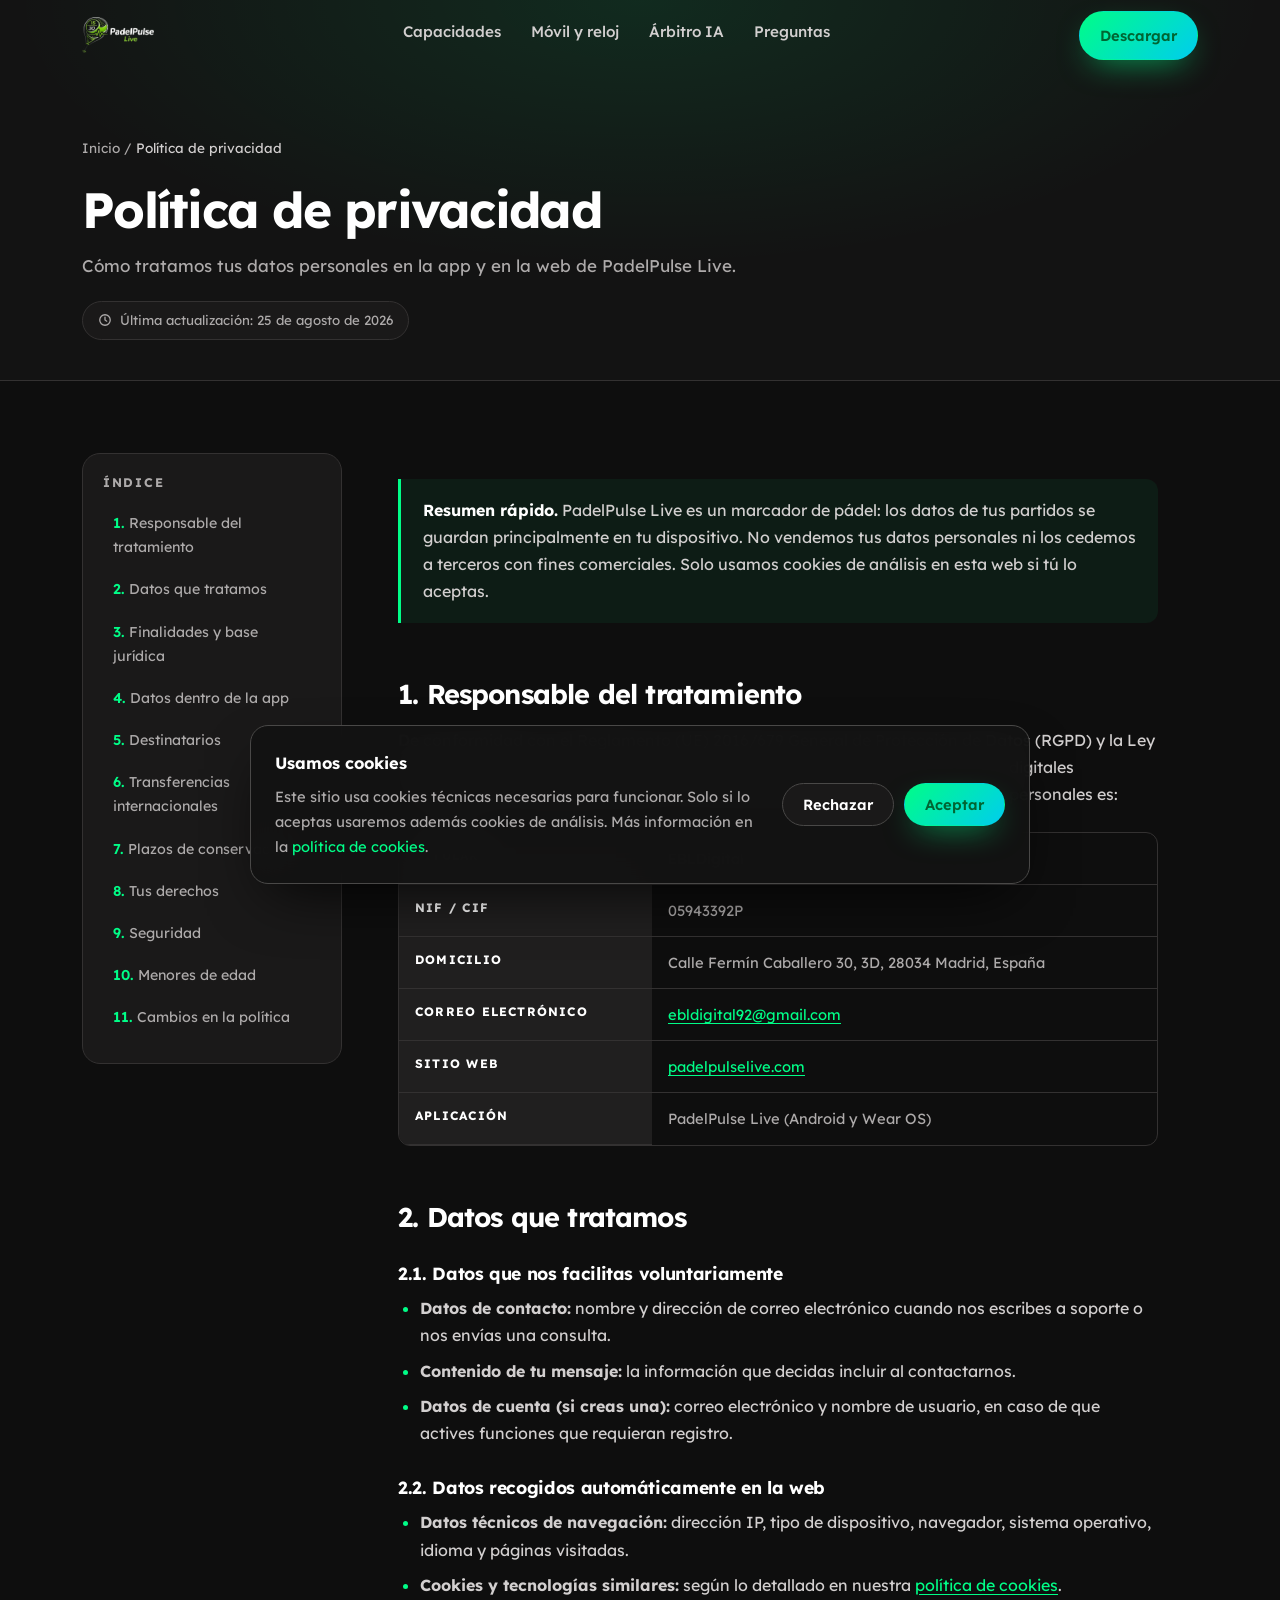
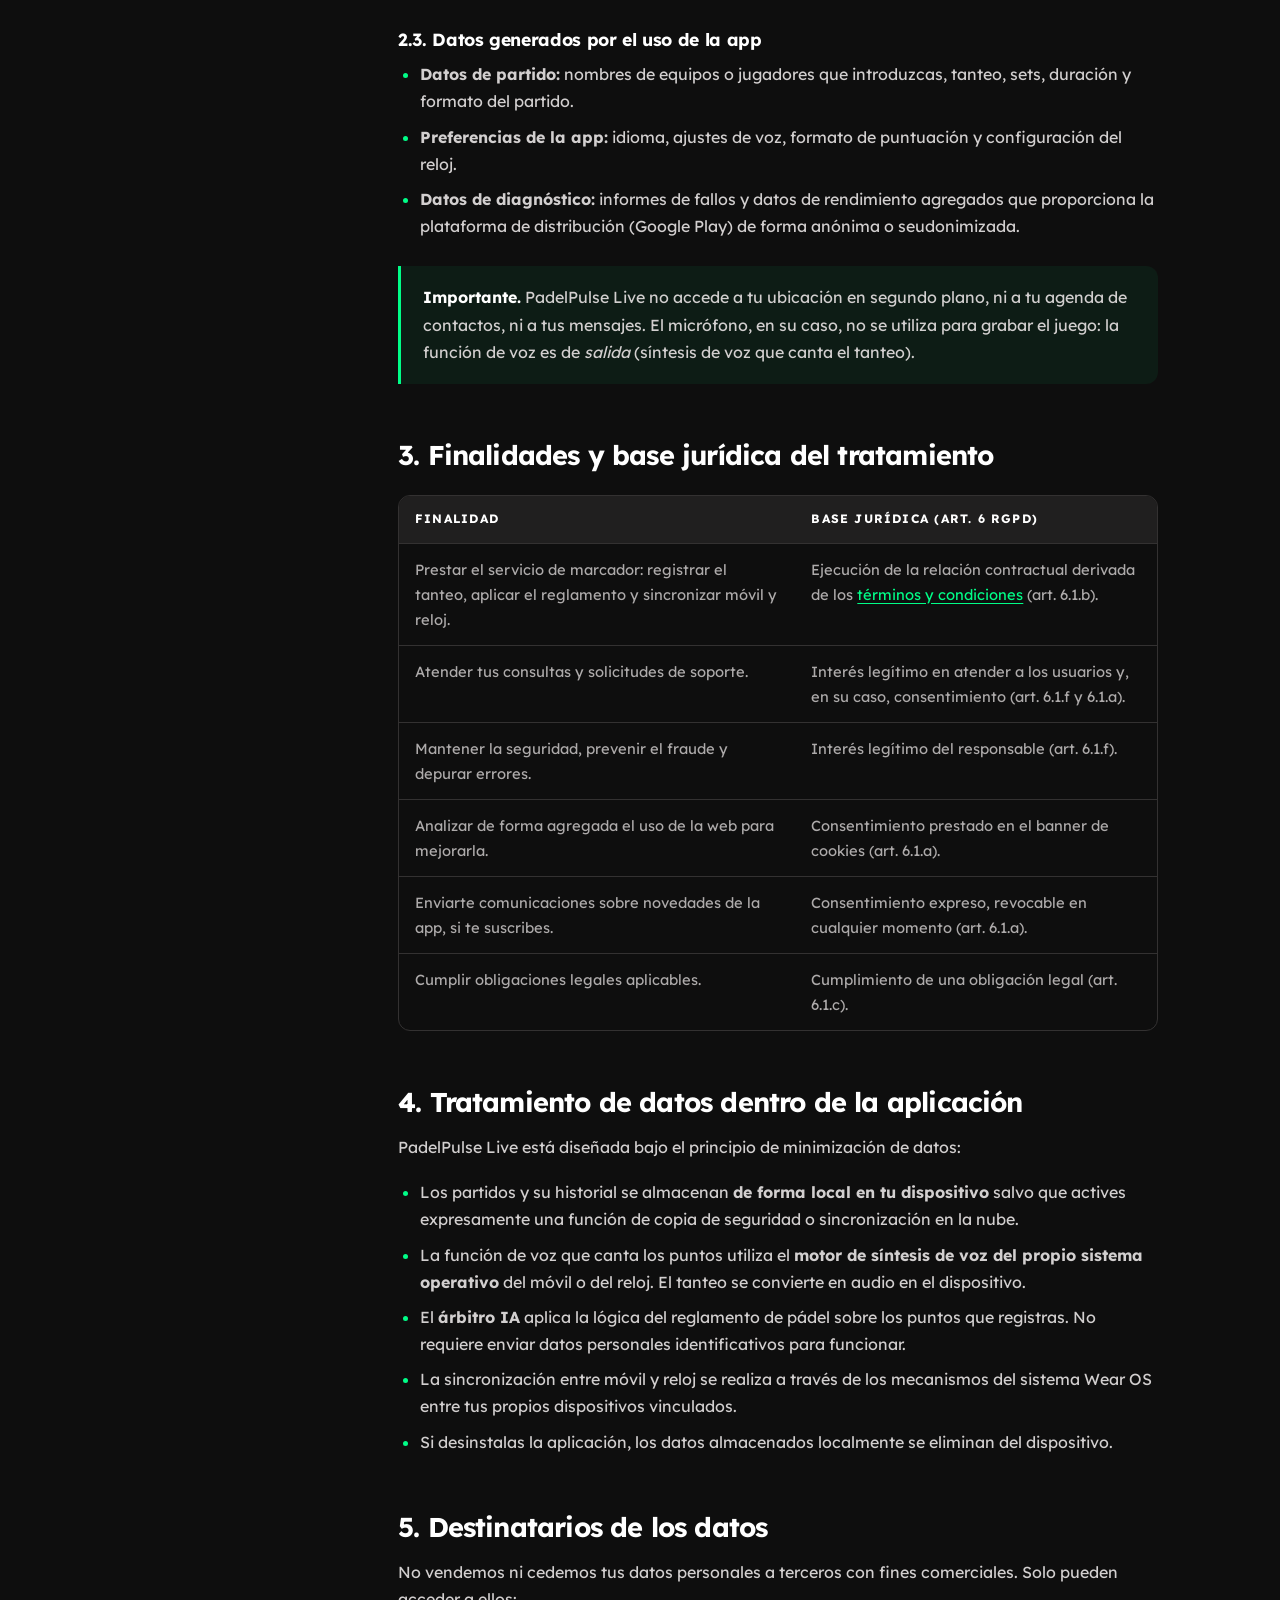
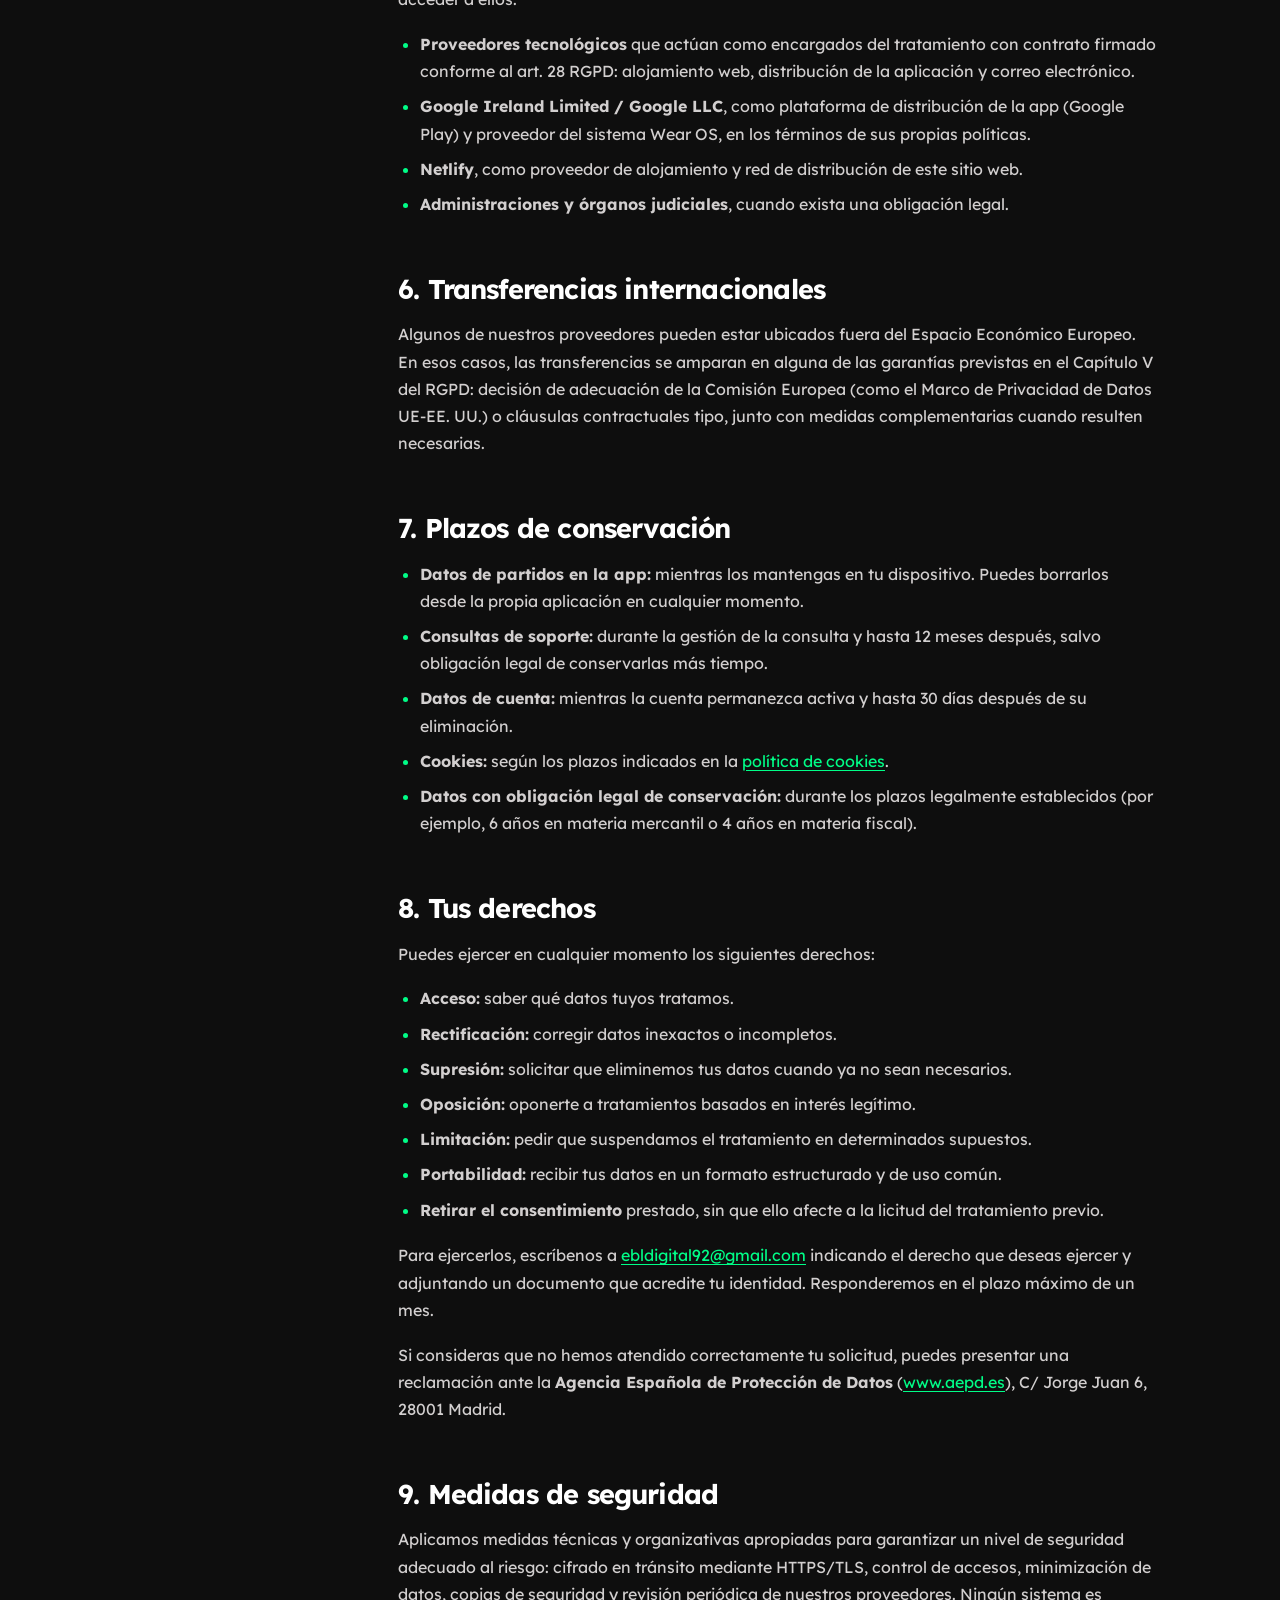
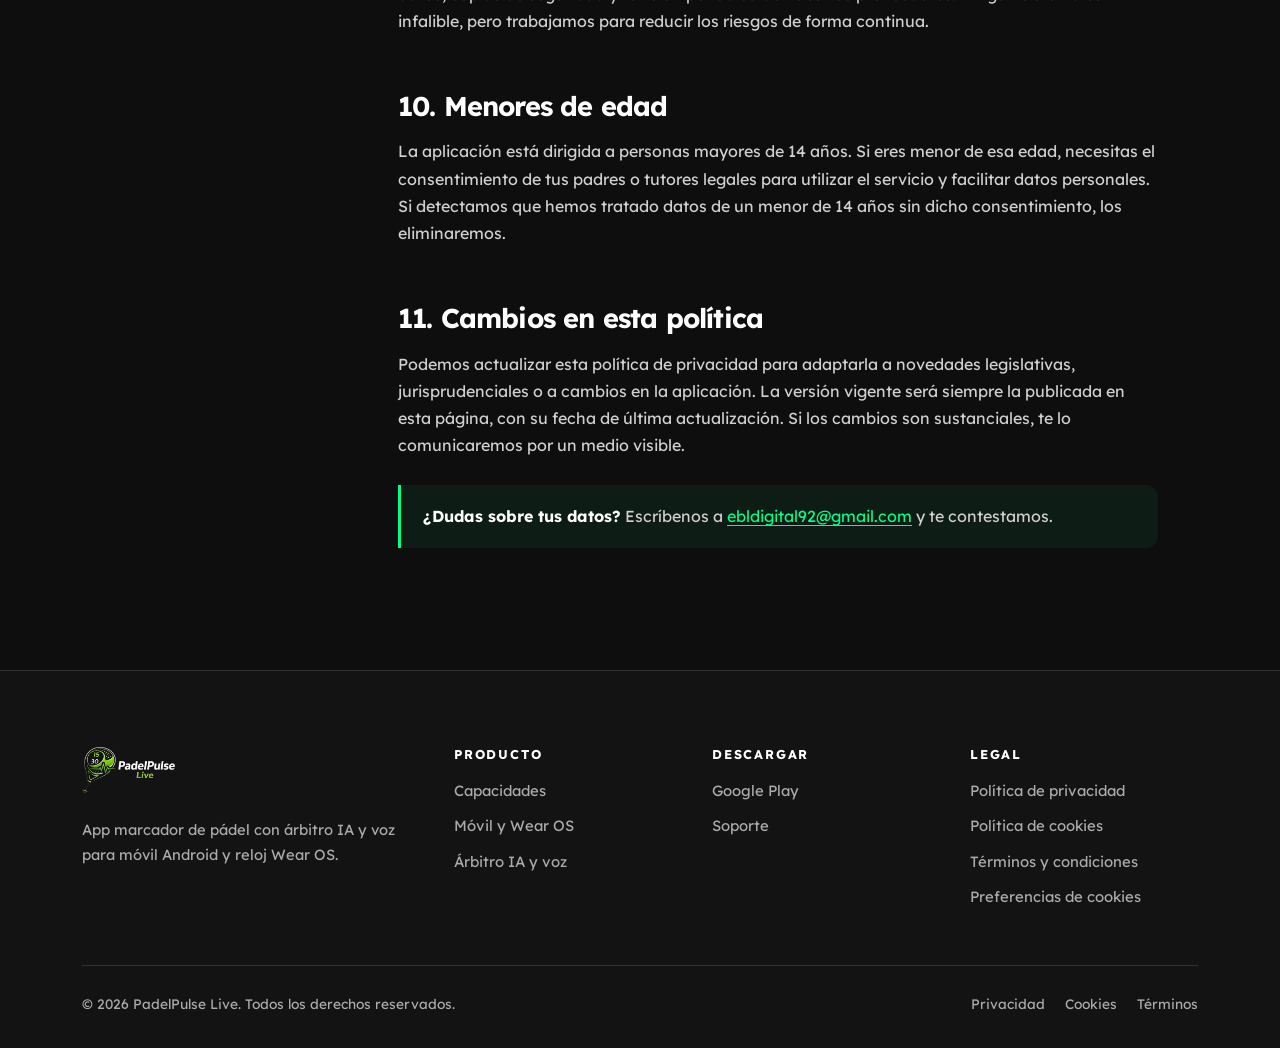
<file: web/privacidad.html>
<!DOCTYPE html>
<html lang="es">
<head>
<meta charset="utf-8">
<meta name="viewport" content="width=device-width, initial-scale=1">
<title>Política de privacidad | PadelPulse Live</title>
<meta name="description" content="Política de privacidad de PadelPulse Live: qué datos tratamos en la app marcador de pádel y en la web, con qué finalidad, durante cuánto tiempo y cómo ejercer tus derechos RGPD.">
<meta name="robots" content="index, follow">
<meta name="theme-color" content="#0e0e0e">
<link rel="canonical" href="https://padelpulselive.com/privacidad.html">
<meta property="og:type" content="article">
<meta property="og:site_name" content="PadelPulse Live">
<meta property="og:locale" content="es_ES">
<meta property="og:url" content="https://padelpulselive.com/privacidad.html">
<meta property="og:title" content="Política de privacidad | PadelPulse Live">
<meta property="og:description" content="Qué datos tratamos, con qué finalidad y cómo ejercer tus derechos.">
<meta property="og:image" content="https://padelpulselive.com/assets/img/og-image.png">
<link rel="icon" href="/assets/img/icon.png?v=20260828" type="image/png" sizes="512x512">
<link rel="apple-touch-icon" href="/assets/img/icon.png?v=20260828">
<link rel="manifest" href="/site.webmanifest">
<link rel="preconnect" href="https://fonts.googleapis.com">
<link rel="preconnect" href="https://fonts.gstatic.com" crossorigin>
<link rel="stylesheet" href="https://fonts.googleapis.com/css2?family=Lexend:wght@300;400;500;600;700;800&display=swap">
<link rel="stylesheet" href="/assets/css/styles.css?v=20260828">
<noscript><style>.reveal{opacity:1 !important;transform:none !important}</style></noscript>
<script type="application/ld+json">
{
  "@context": "https://schema.org",
  "@type": "WebPage",
  "name": "Política de privacidad",
  "url": "https://padelpulselive.com/privacidad.html",
  "inLanguage": "es-ES",
  "dateModified": "2026-08-25",
  "isPartOf": { "@type": "WebSite", "url": "https://padelpulselive.com/", "name": "PadelPulse Live" },
  "breadcrumb": {
    "@type": "BreadcrumbList",
    "itemListElement": [
      { "@type": "ListItem", "position": 1, "name": "Inicio", "item": "https://padelpulselive.com/" },
      { "@type": "ListItem", "position": 2, "name": "Política de privacidad", "item": "https://padelpulselive.com/privacidad.html" }
    ]
  }
}
</script>
</head>
<body>

<a class="skip-link" href="#contenido">Saltar al contenido</a>

<header class="nav is-stuck" data-nav>
  <div class="nav__inner">
    <a class="brand" href="/" aria-label="PadelPulse Live, inicio">
      <img class="brand__logo" src="/assets/img/logo.png?v=20260828" width="362" height="180" alt="PadelPulse Live">
    </a>
    <button class="nav__burger" data-burger type="button" aria-expanded="false" aria-controls="menu-principal" aria-label="Abrir menú de navegación">
      <span></span><span></span><span></span>
    </button>
    <div class="nav__menu" id="menu-principal" data-menu>
      <nav aria-label="Navegación principal">
        <ul class="nav__links">
          <li><a href="/#capacidades">Capacidades</a></li>
          <li><a href="/#dispositivos">Móvil y reloj</a></li>
          <li><a href="/#arbitro-ia">Árbitro IA</a></li>
          <li><a href="/#faq">Preguntas</a></li>
        </ul>
      </nav>
      <div class="nav__cta">
        <a class="btn btn--primary btn--sm" href="https://play.google.com/store/apps/details?id=padelpulseapp2.netlify.app" target="_blank" rel="noopener">Descargar</a>
      </div>
    </div>
  </div>
</header>

<main id="contenido">

<section class="legal-hero">
  <div class="wrap">
    <nav class="crumbs" aria-label="Ruta de navegación">
      <a href="/">Inicio</a> <span aria-hidden="true">/</span> <span aria-current="page">Política de privacidad</span>
    </nav>
    <h1>Política de privacidad</h1>
    <p>Cómo tratamos tus datos personales en la app y en la web de PadelPulse Live.</p>
    <p style="margin-top:20px">
      <span class="updated">
        <svg width="14" height="14" viewBox="0 0 24 24" fill="none" stroke="currentColor" stroke-width="2.2" stroke-linecap="round" aria-hidden="true"><circle cx="12" cy="12" r="9"/><path d="M12 7v5l3 2"/></svg>
        Última actualización: 25 de agosto de 2026
      </span>
    </p>
  </div>
</section>

<div class="wrap">
  <div class="legal-layout">

    <aside class="toc" aria-label="Índice de contenidos">
      <h2>Índice</h2>
      <ol>
        <li><a href="#responsable">Responsable del tratamiento</a></li>
        <li><a href="#datos">Datos que tratamos</a></li>
        <li><a href="#finalidades">Finalidades y base jurídica</a></li>
        <li><a href="#app">Datos dentro de la app</a></li>
        <li><a href="#destinatarios">Destinatarios</a></li>
        <li><a href="#transferencias">Transferencias internacionales</a></li>
        <li><a href="#plazos">Plazos de conservación</a></li>
        <li><a href="#derechos">Tus derechos</a></li>
        <li><a href="#seguridad">Seguridad</a></li>
        <li><a href="#menores">Menores de edad</a></li>
        <li><a href="#cambios">Cambios en la política</a></li>
      </ol>
    </aside>

    <article class="prose">

      <div class="callout">
        <p><strong>Resumen rápido.</strong> PadelPulse Live es un marcador de pádel: los datos de tus partidos se guardan principalmente en tu dispositivo. No vendemos tus datos personales ni los cedemos a terceros con fines comerciales. Solo usamos cookies de análisis en esta web si tú lo aceptas.</p>
      </div>

      <h2 id="responsable">1. Responsable del tratamiento</h2>
      <p>De conformidad con el Reglamento (UE) 2016/679 General de Protección de Datos (RGPD) y la Ley Orgánica 3/2018 de Protección de Datos Personales y garantía de los derechos digitales (LOPDGDD), te informamos de que el responsable del tratamiento de tus datos personales es:</p>
      <div class="table-wrap">
        <table>
          <tbody>
            <tr><th scope="row">Titular</th><td>EBLDigital</td></tr>
            <tr><th scope="row">NIF / CIF</th><td>05943392P</td></tr>
            <tr><th scope="row">Domicilio</th><td>Calle Fermín Caballero 30, 3D, 28034 Madrid, España</td></tr>
            <tr><th scope="row">Correo electrónico</th><td><a href="mailto:ebldigital92@gmail.com">ebldigital92@gmail.com</a></td></tr>
            <tr><th scope="row">Sitio web</th><td><a href="https://padelpulselive.com/">padelpulselive.com</a></td></tr>
            <tr><th scope="row">Aplicación</th><td>PadelPulse Live (Android y Wear OS)</td></tr>
          </tbody>
        </table>
      </div>

      <h2 id="datos">2. Datos que tratamos</h2>

      <h3>2.1. Datos que nos facilitas voluntariamente</h3>
      <ul>
        <li><strong>Datos de contacto:</strong> nombre y dirección de correo electrónico cuando nos escribes a soporte o nos envías una consulta.</li>
        <li><strong>Contenido de tu mensaje:</strong> la información que decidas incluir al contactarnos.</li>
        <li><strong>Datos de cuenta (si creas una):</strong> correo electrónico y nombre de usuario, en caso de que actives funciones que requieran registro.</li>
      </ul>

      <h3>2.2. Datos recogidos automáticamente en la web</h3>
      <ul>
        <li><strong>Datos técnicos de navegación:</strong> dirección IP, tipo de dispositivo, navegador, sistema operativo, idioma y páginas visitadas.</li>
        <li><strong>Cookies y tecnologías similares:</strong> según lo detallado en nuestra <a href="/cookies.html">política de cookies</a>.</li>
      </ul>

      <h3>2.3. Datos generados por el uso de la app</h3>
      <ul>
        <li><strong>Datos de partido:</strong> nombres de equipos o jugadores que introduzcas, tanteo, sets, duración y formato del partido.</li>
        <li><strong>Preferencias de la app:</strong> idioma, ajustes de voz, formato de puntuación y configuración del reloj.</li>
        <li><strong>Datos de diagnóstico:</strong> informes de fallos y datos de rendimiento agregados que proporciona la plataforma de distribución (Google Play) de forma anónima o seudonimizada.</li>
      </ul>

      <div class="callout">
        <p><strong>Importante.</strong> PadelPulse Live no accede a tu ubicación en segundo plano, ni a tu agenda de contactos, ni a tus mensajes. El micrófono, en su caso, no se utiliza para grabar el juego: la función de voz es de <em>salida</em> (síntesis de voz que canta el tanteo).</p>
      </div>

      <h2 id="finalidades">3. Finalidades y base jurídica del tratamiento</h2>
      <div class="table-wrap">
        <table>
          <thead>
            <tr><th scope="col">Finalidad</th><th scope="col">Base jurídica (art. 6 RGPD)</th></tr>
          </thead>
          <tbody>
            <tr>
              <td>Prestar el servicio de marcador: registrar el tanteo, aplicar el reglamento y sincronizar móvil y reloj.</td>
              <td>Ejecución de la relación contractual derivada de los <a href="/terminos.html">términos y condiciones</a> (art. 6.1.b).</td>
            </tr>
            <tr>
              <td>Atender tus consultas y solicitudes de soporte.</td>
              <td>Interés legítimo en atender a los usuarios y, en su caso, consentimiento (art. 6.1.f y 6.1.a).</td>
            </tr>
            <tr>
              <td>Mantener la seguridad, prevenir el fraude y depurar errores.</td>
              <td>Interés legítimo del responsable (art. 6.1.f).</td>
            </tr>
            <tr>
              <td>Analizar de forma agregada el uso de la web para mejorarla.</td>
              <td>Consentimiento prestado en el banner de cookies (art. 6.1.a).</td>
            </tr>
            <tr>
              <td>Enviarte comunicaciones sobre novedades de la app, si te suscribes.</td>
              <td>Consentimiento expreso, revocable en cualquier momento (art. 6.1.a).</td>
            </tr>
            <tr>
              <td>Cumplir obligaciones legales aplicables.</td>
              <td>Cumplimiento de una obligación legal (art. 6.1.c).</td>
            </tr>
          </tbody>
        </table>
      </div>

      <h2 id="app">4. Tratamiento de datos dentro de la aplicación</h2>
      <p>PadelPulse Live está diseñada bajo el principio de minimización de datos:</p>
      <ul>
        <li>Los partidos y su historial se almacenan <strong>de forma local en tu dispositivo</strong> salvo que actives expresamente una función de copia de seguridad o sincronización en la nube.</li>
        <li>La función de voz que canta los puntos utiliza el <strong>motor de síntesis de voz del propio sistema operativo</strong> del móvil o del reloj. El tanteo se convierte en audio en el dispositivo.</li>
        <li>El <strong>árbitro IA</strong> aplica la lógica del reglamento de pádel sobre los puntos que registras. No requiere enviar datos personales identificativos para funcionar.</li>
        <li>La sincronización entre móvil y reloj se realiza a través de los mecanismos del sistema Wear OS entre tus propios dispositivos vinculados.</li>
        <li>Si desinstalas la aplicación, los datos almacenados localmente se eliminan del dispositivo.</li>
      </ul>

      <h2 id="destinatarios">5. Destinatarios de los datos</h2>
      <p>No vendemos ni cedemos tus datos personales a terceros con fines comerciales. Solo pueden acceder a ellos:</p>
      <ul>
        <li><strong>Proveedores tecnológicos</strong> que actúan como encargados del tratamiento con contrato firmado conforme al art. 28 RGPD: alojamiento web, distribución de la aplicación y correo electrónico.</li>
        <li><strong>Google Ireland Limited / Google LLC</strong>, como plataforma de distribución de la app (Google Play) y proveedor del sistema Wear OS, en los términos de sus propias políticas.</li>
        <li><strong>Netlify</strong>, como proveedor de alojamiento y red de distribución de este sitio web.</li>
        <li><strong>Administraciones y órganos judiciales</strong>, cuando exista una obligación legal.</li>
      </ul>

      <h2 id="transferencias">6. Transferencias internacionales</h2>
      <p>Algunos de nuestros proveedores pueden estar ubicados fuera del Espacio Económico Europeo. En esos casos, las transferencias se amparan en alguna de las garantías previstas en el Capítulo V del RGPD: decisión de adecuación de la Comisión Europea (como el Marco de Privacidad de Datos UE-EE. UU.) o cláusulas contractuales tipo, junto con medidas complementarias cuando resulten necesarias.</p>

      <h2 id="plazos">7. Plazos de conservación</h2>
      <ul>
        <li><strong>Datos de partidos en la app:</strong> mientras los mantengas en tu dispositivo. Puedes borrarlos desde la propia aplicación en cualquier momento.</li>
        <li><strong>Consultas de soporte:</strong> durante la gestión de la consulta y hasta 12 meses después, salvo obligación legal de conservarlas más tiempo.</li>
        <li><strong>Datos de cuenta:</strong> mientras la cuenta permanezca activa y hasta 30 días después de su eliminación.</li>
        <li><strong>Cookies:</strong> según los plazos indicados en la <a href="/cookies.html">política de cookies</a>.</li>
        <li><strong>Datos con obligación legal de conservación:</strong> durante los plazos legalmente establecidos (por ejemplo, 6 años en materia mercantil o 4 años en materia fiscal).</li>
      </ul>

      <h2 id="derechos">8. Tus derechos</h2>
      <p>Puedes ejercer en cualquier momento los siguientes derechos:</p>
      <ul>
        <li><strong>Acceso:</strong> saber qué datos tuyos tratamos.</li>
        <li><strong>Rectificación:</strong> corregir datos inexactos o incompletos.</li>
        <li><strong>Supresión:</strong> solicitar que eliminemos tus datos cuando ya no sean necesarios.</li>
        <li><strong>Oposición:</strong> oponerte a tratamientos basados en interés legítimo.</li>
        <li><strong>Limitación:</strong> pedir que suspendamos el tratamiento en determinados supuestos.</li>
        <li><strong>Portabilidad:</strong> recibir tus datos en un formato estructurado y de uso común.</li>
        <li><strong>Retirar el consentimiento</strong> prestado, sin que ello afecte a la licitud del tratamiento previo.</li>
      </ul>
      <p>Para ejercerlos, escríbenos a <a href="mailto:ebldigital92@gmail.com">ebldigital92@gmail.com</a> indicando el derecho que deseas ejercer y adjuntando un documento que acredite tu identidad. Responderemos en el plazo máximo de un mes.</p>
      <p>Si consideras que no hemos atendido correctamente tu solicitud, puedes presentar una reclamación ante la <strong>Agencia Española de Protección de Datos</strong> (<a href="https://www.aepd.es" target="_blank" rel="noopener nofollow">www.aepd.es</a>), C/ Jorge Juan 6, 28001 Madrid.</p>

      <h2 id="seguridad">9. Medidas de seguridad</h2>
      <p>Aplicamos medidas técnicas y organizativas apropiadas para garantizar un nivel de seguridad adecuado al riesgo: cifrado en tránsito mediante HTTPS/TLS, control de accesos, minimización de datos, copias de seguridad y revisión periódica de nuestros proveedores. Ningún sistema es infalible, pero trabajamos para reducir los riesgos de forma continua.</p>

      <h2 id="menores">10. Menores de edad</h2>
      <p>La aplicación está dirigida a personas mayores de 14 años. Si eres menor de esa edad, necesitas el consentimiento de tus padres o tutores legales para utilizar el servicio y facilitar datos personales. Si detectamos que hemos tratado datos de un menor de 14 años sin dicho consentimiento, los eliminaremos.</p>

      <h2 id="cambios">11. Cambios en esta política</h2>
      <p>Podemos actualizar esta política de privacidad para adaptarla a novedades legislativas, jurisprudenciales o a cambios en la aplicación. La versión vigente será siempre la publicada en esta página, con su fecha de última actualización. Si los cambios son sustanciales, te lo comunicaremos por un medio visible.</p>

      <div class="callout">
        <p><strong>¿Dudas sobre tus datos?</strong> Escríbenos a <a href="mailto:ebldigital92@gmail.com">ebldigital92@gmail.com</a> y te contestamos.</p>
      </div>

    </article>
  </div>
</div>

</main>

<footer class="footer">
  <div class="wrap">
    <div class="footer__grid">
      <div class="footer__about">
        <a class="brand" href="/">
          <img class="brand__logo" src="/assets/img/logo.png?v=20260828" width="362" height="180" alt="PadelPulse Live">
        </a>
        <p>App marcador de pádel con árbitro IA y voz para móvil Android y reloj Wear OS.</p>
      </div>
      <div>
        <h4>Producto</h4>
        <ul>
          <li><a href="/#capacidades">Capacidades</a></li>
          <li><a href="/#dispositivos">Móvil y Wear OS</a></li>
          <li><a href="/#arbitro-ia">Árbitro IA y voz</a></li>
        </ul>
      </div>
      <div>
        <h4>Descargar</h4>
        <ul>
          <li><a href="https://play.google.com/store/apps/details?id=padelpulseapp2.netlify.app" target="_blank" rel="noopener">Google Play</a></li>
          <li><a href="mailto:ebldigital92@gmail.com">Soporte</a></li>
        </ul>
      </div>
      <div>
        <h4>Legal</h4>
        <ul>
          <li><a href="/privacidad.html">Política de privacidad</a></li>
          <li><a href="/cookies.html">Política de cookies</a></li>
          <li><a href="/terminos.html">Términos y condiciones</a></li>
          <li><a href="#" data-consent-action="open">Preferencias de cookies</a></li>
        </ul>
      </div>
    </div>
    <div class="footer__bottom">
      <p style="margin:0">© <span data-year>2026</span> PadelPulse Live. Todos los derechos reservados.</p>
      <div class="footer__legal">
        <a href="/privacidad.html">Privacidad</a>
        <a href="/cookies.html">Cookies</a>
        <a href="/terminos.html">Términos</a>
      </div>
    </div>
  </div>
</footer>

<div class="cookie-banner" data-cookie-banner role="dialog" aria-live="polite" aria-label="Aviso de cookies" hidden>
  <div class="cookie-banner__txt">
    <strong>Usamos cookies</strong>
    Este sitio usa cookies técnicas necesarias para funcionar. Solo si lo aceptas
    usaremos además cookies de análisis. Más información en la
    <a href="/cookies.html">política de cookies</a>.
  </div>
  <div class="cookie-banner__actions">
    <button class="btn btn--ghost btn--sm" type="button" data-consent-action="rejected">Rechazar</button>
    <button class="btn btn--primary btn--sm" type="button" data-consent-action="accepted">Aceptar</button>
  </div>
</div>

<script src="/assets/js/main.js?v=20260828" defer></script>
</body>
</html>
</file>
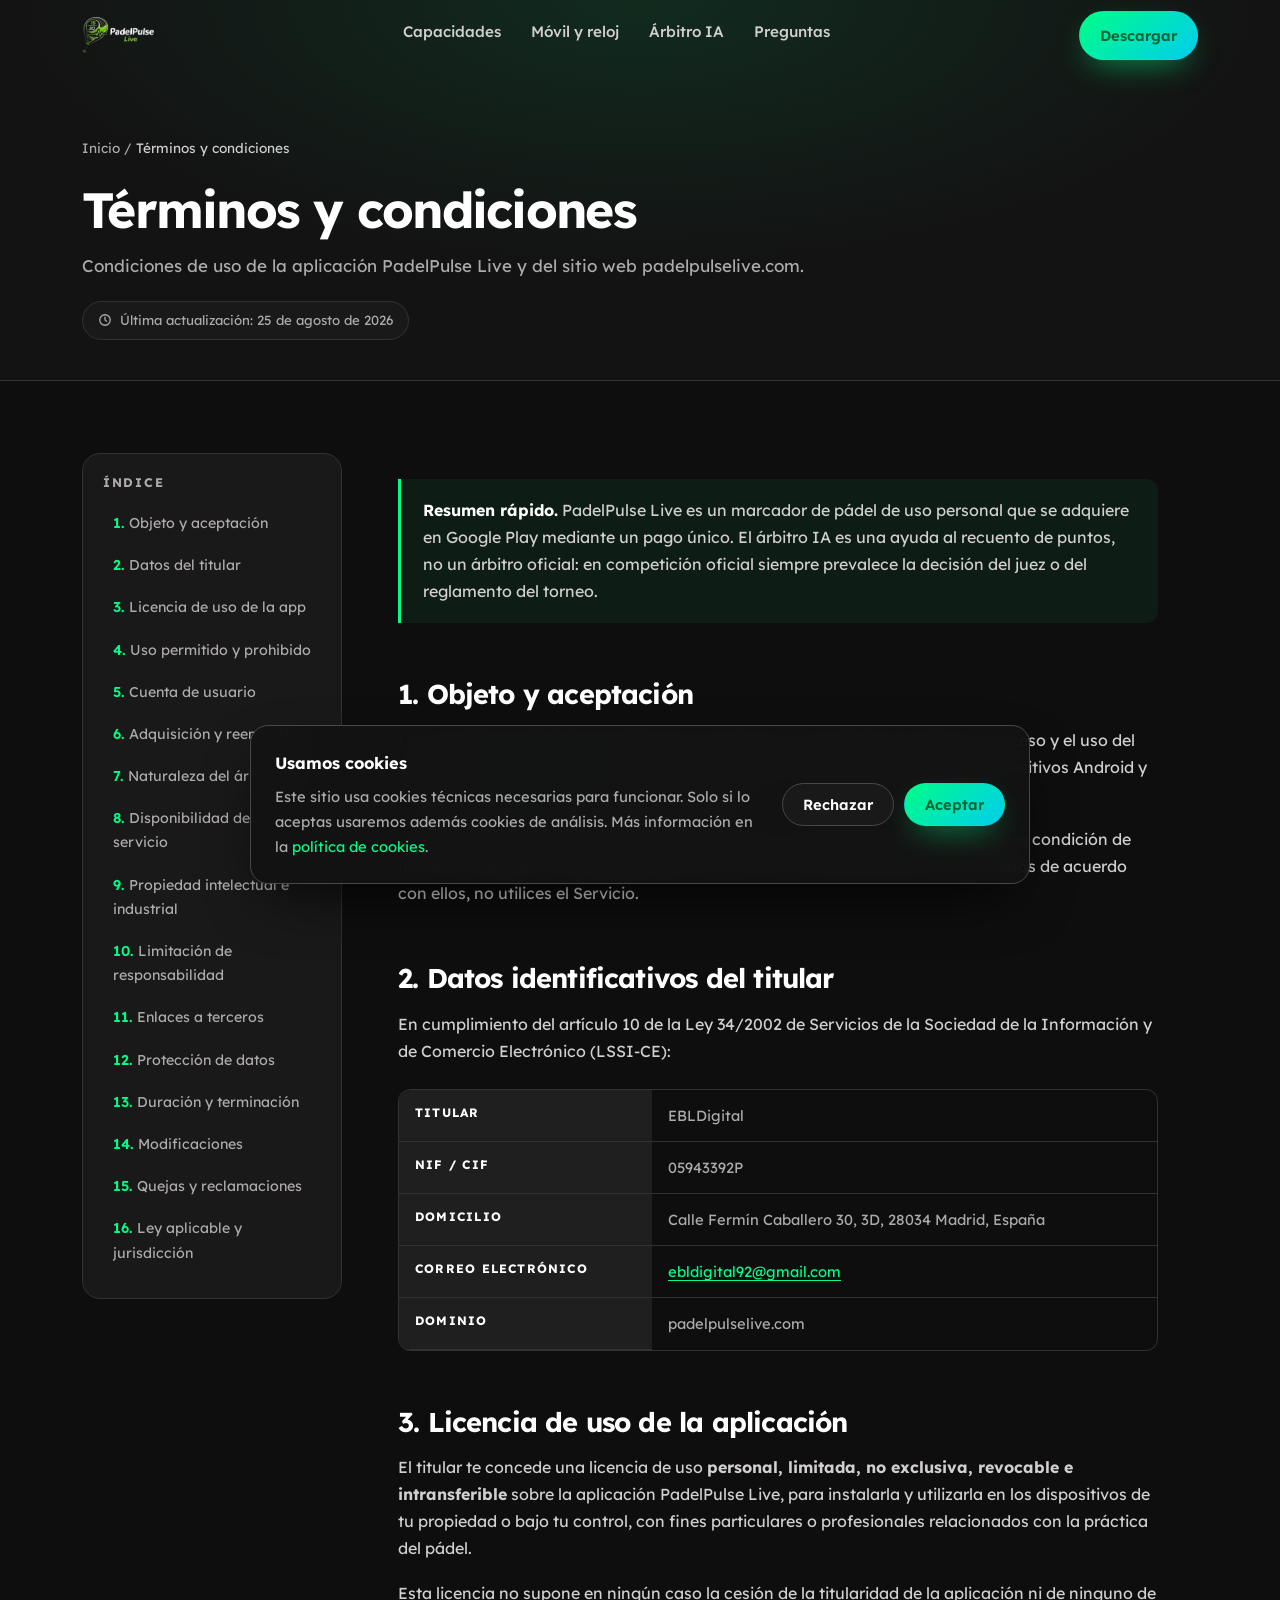
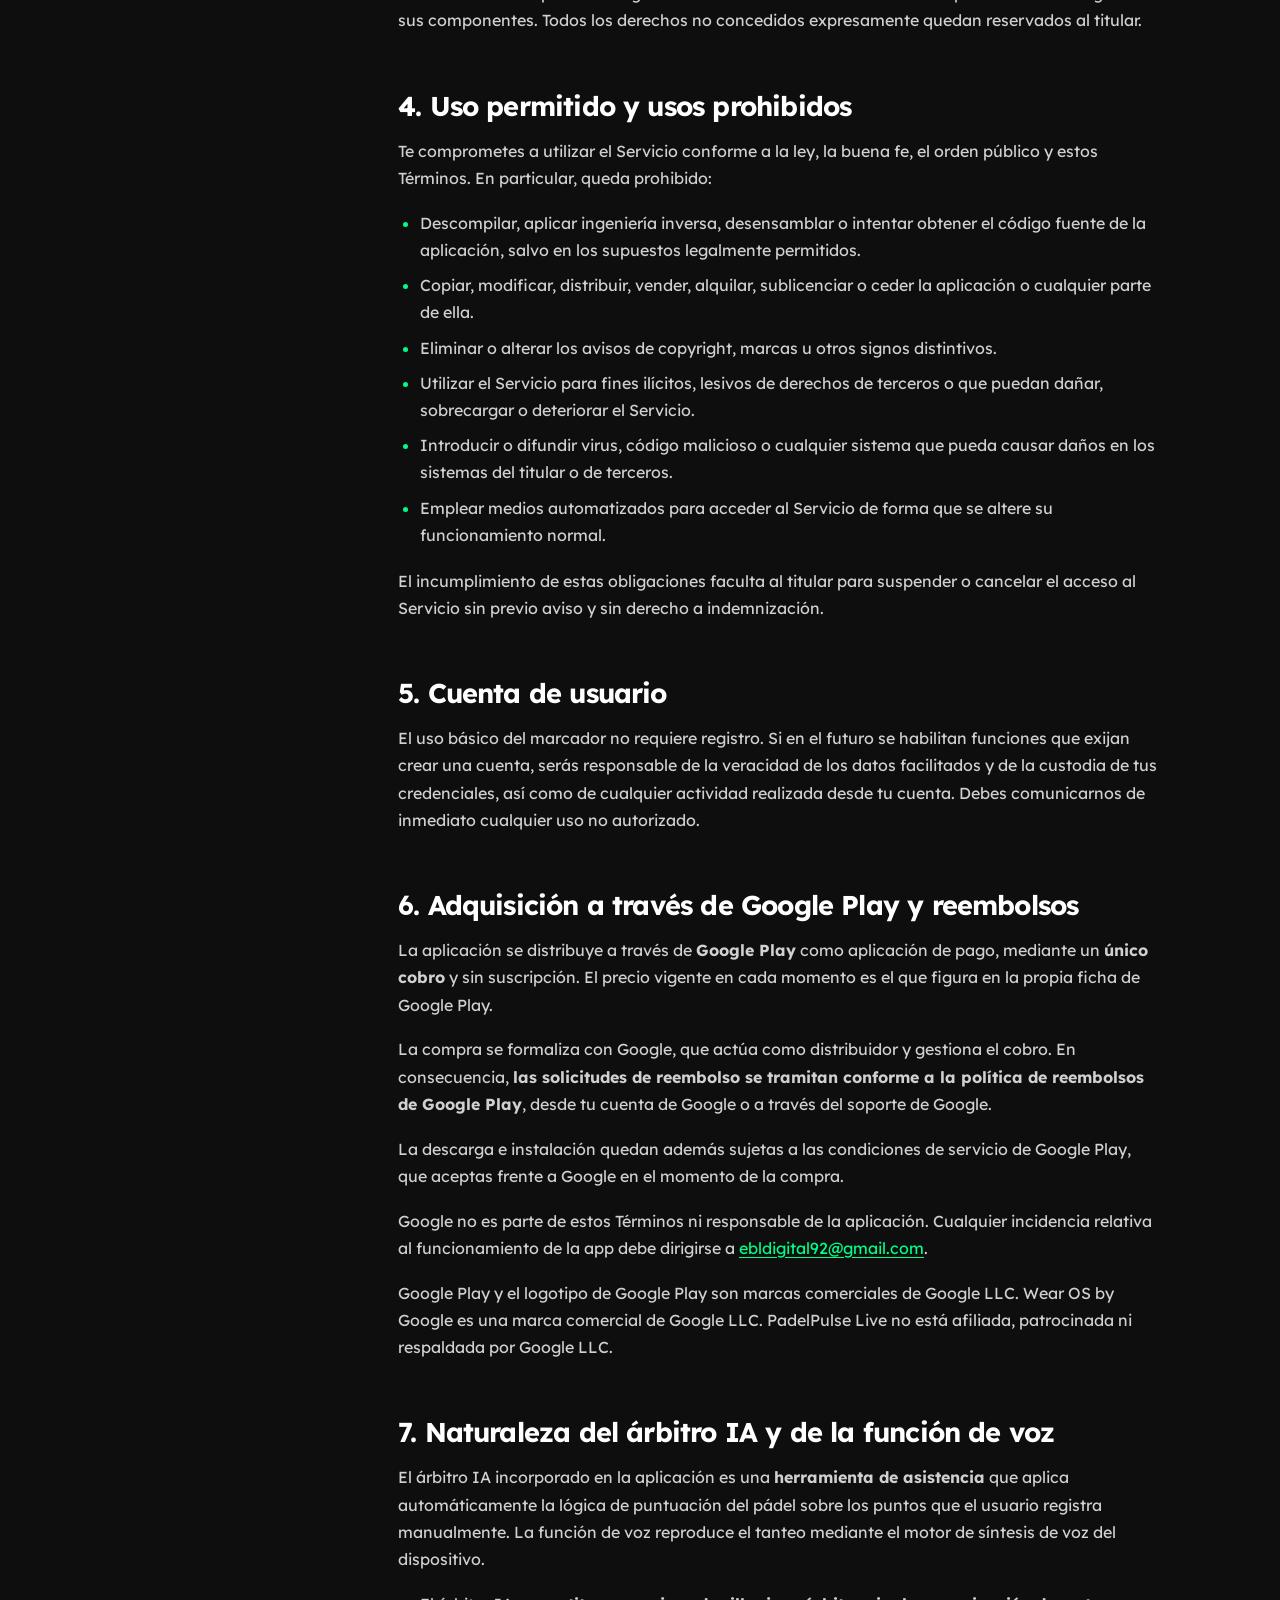
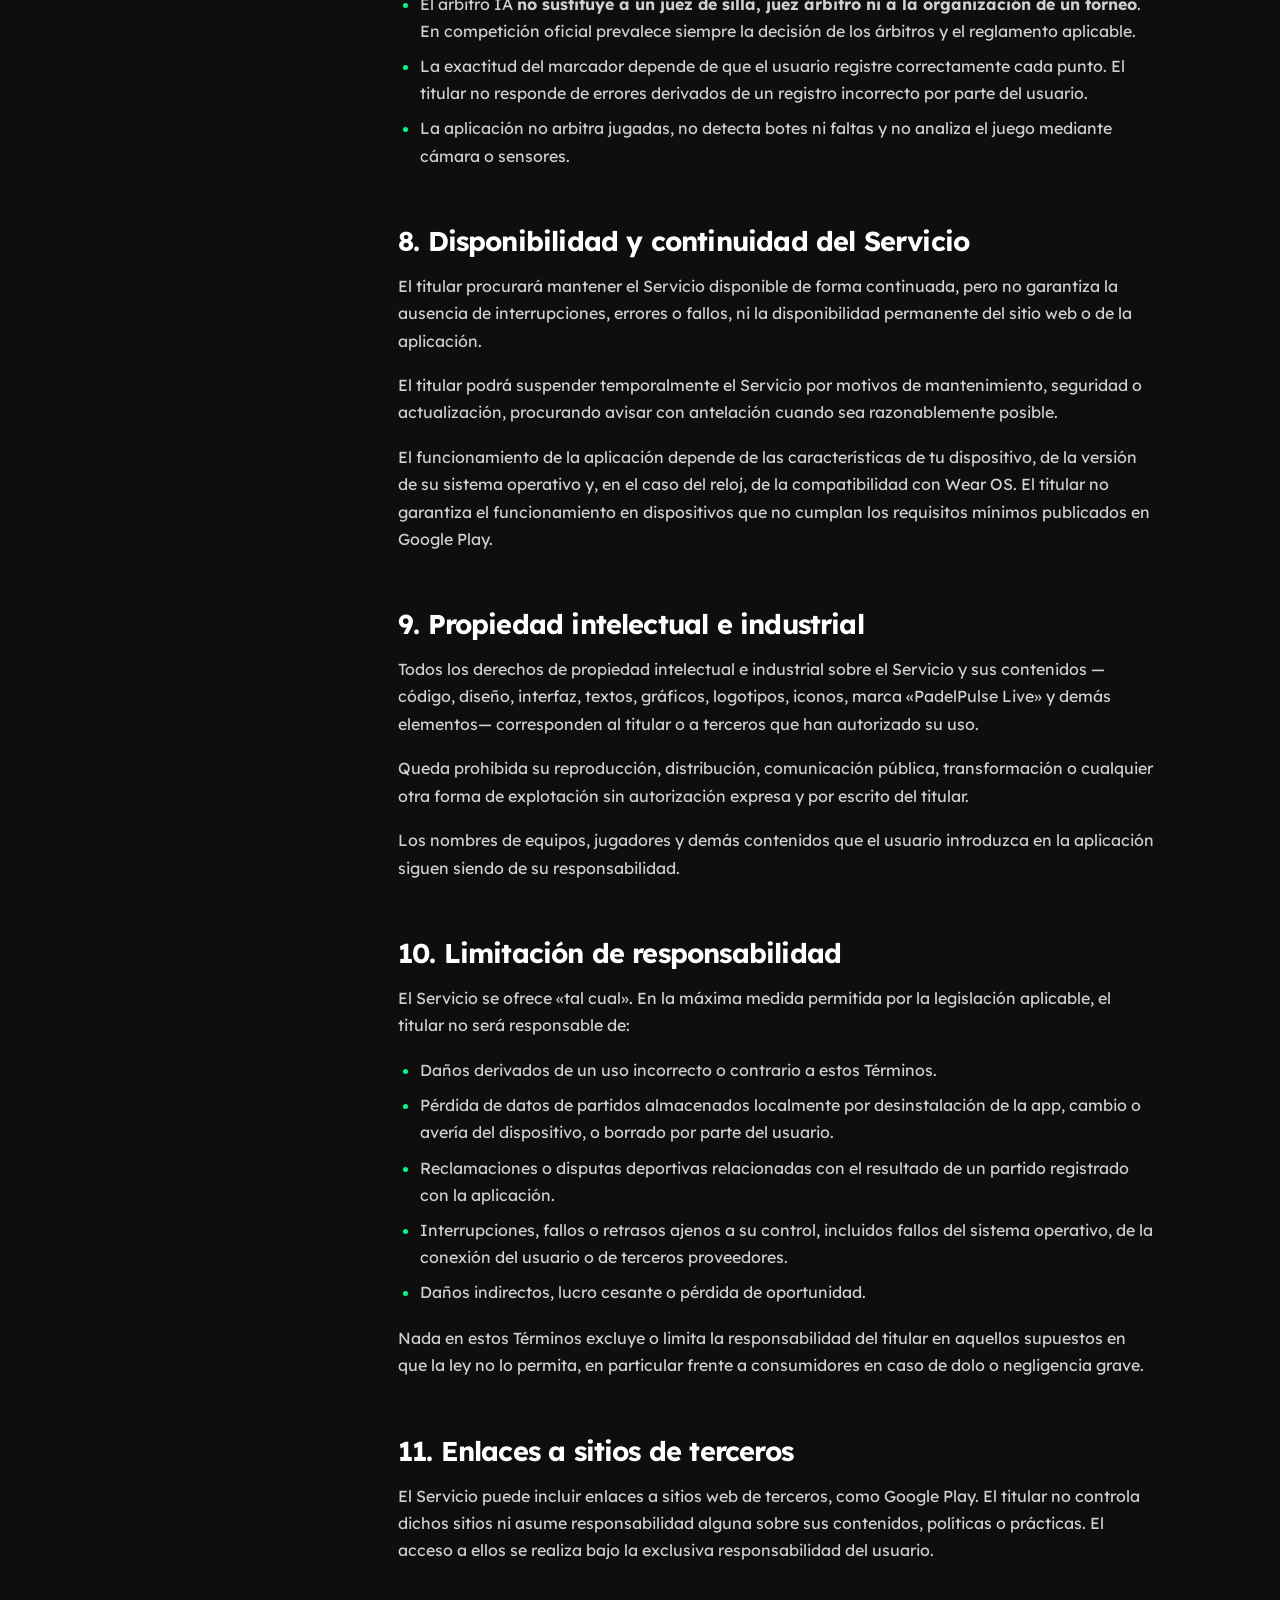
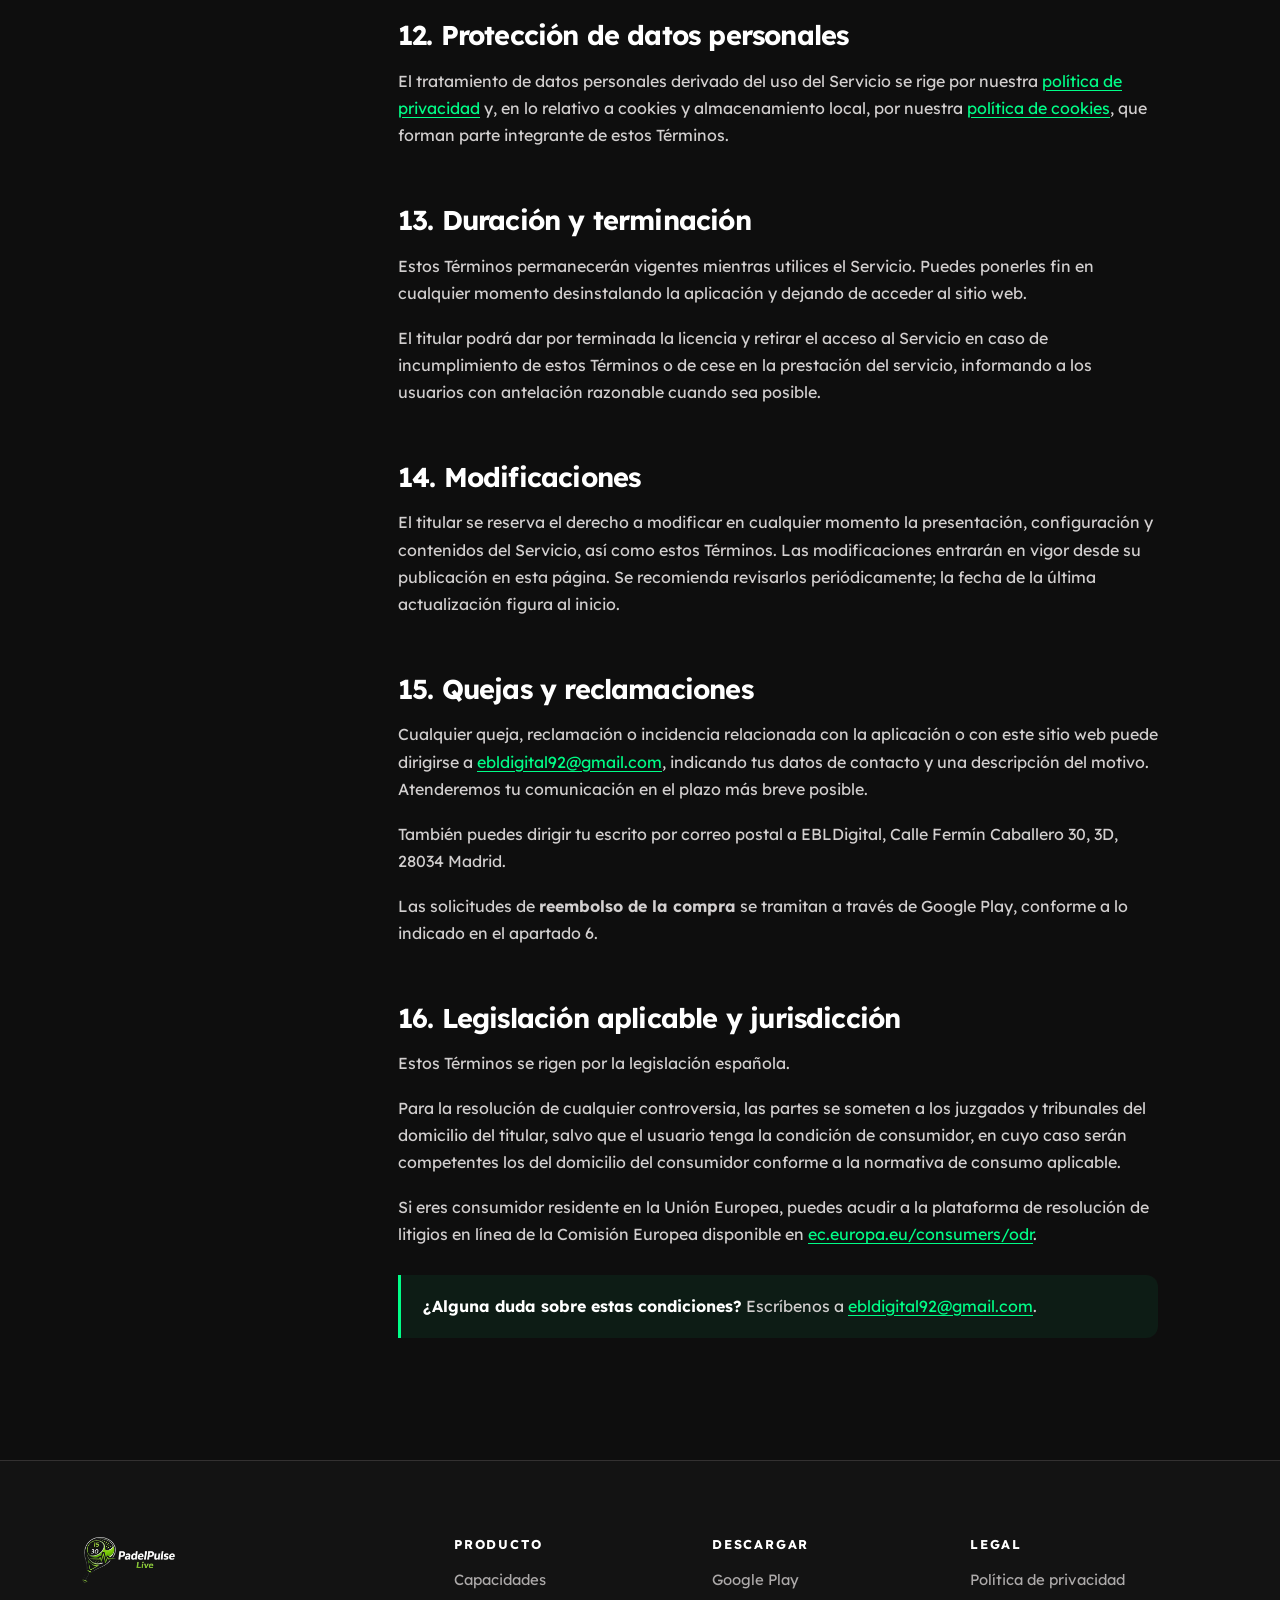
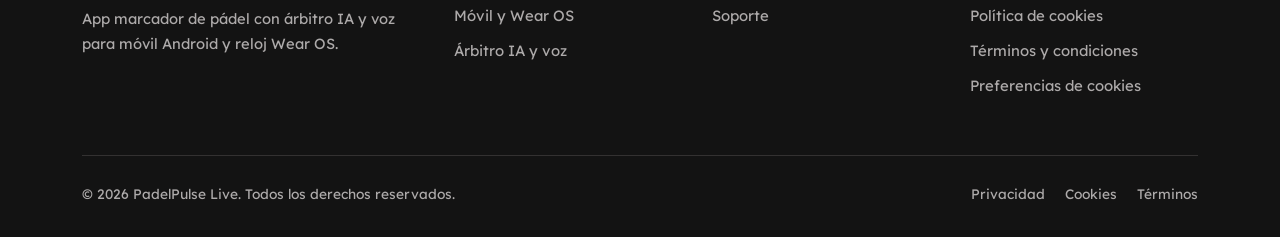
<file: web/terminos.html>
<!DOCTYPE html>
<html lang="es">
<head>
<meta charset="utf-8">
<meta name="viewport" content="width=device-width, initial-scale=1">
<title>Términos y condiciones | PadelPulse Live</title>
<meta name="description" content="Términos y condiciones de uso de la app marcador de pádel PadelPulse Live y del sitio web padelpulselive.com: licencia de uso, responsabilidades y legislación aplicable.">
<meta name="robots" content="index, follow">
<meta name="theme-color" content="#0e0e0e">
<link rel="canonical" href="https://padelpulselive.com/terminos.html">
<meta property="og:type" content="article">
<meta property="og:site_name" content="PadelPulse Live">
<meta property="og:locale" content="es_ES">
<meta property="og:url" content="https://padelpulselive.com/terminos.html">
<meta property="og:title" content="Términos y condiciones | PadelPulse Live">
<meta property="og:description" content="Términos y condiciones de uso de la app marcador de pádel PadelPulse Live y del sitio web padelpulselive.com: licencia de uso, responsabilidades y legislación aplicable.">
<meta property="og:image" content="https://padelpulselive.com/assets/img/og-image.png">
<link rel="icon" href="/assets/img/icon.png?v=20260828" type="image/png" sizes="512x512">
<link rel="apple-touch-icon" href="/assets/img/icon.png?v=20260828">
<link rel="manifest" href="/site.webmanifest">
<link rel="preconnect" href="https://fonts.googleapis.com">
<link rel="preconnect" href="https://fonts.gstatic.com" crossorigin>
<link rel="stylesheet" href="https://fonts.googleapis.com/css2?family=Lexend:wght@300;400;500;600;700;800&display=swap">
<link rel="stylesheet" href="/assets/css/styles.css?v=20260828">
<noscript><style>.reveal{opacity:1 !important;transform:none !important}</style></noscript>
<script type="application/ld+json">
{
  "@context": "https://schema.org",
  "@type": "WebPage",
  "name": "Términos y condiciones",
  "url": "https://padelpulselive.com/terminos.html",
  "inLanguage": "es-ES",
  "dateModified": "2026-08-25",
  "isPartOf": { "@type": "WebSite", "url": "https://padelpulselive.com/", "name": "PadelPulse Live" },
  "breadcrumb": {
    "@type": "BreadcrumbList",
    "itemListElement": [
      { "@type": "ListItem", "position": 1, "name": "Inicio", "item": "https://padelpulselive.com/" },
      { "@type": "ListItem", "position": 2, "name": "Términos y condiciones", "item": "https://padelpulselive.com/terminos.html" }
    ]
  }
}
</script>
</head>
<body>

<a class="skip-link" href="#contenido">Saltar al contenido</a>

<header class="nav is-stuck" data-nav>
  <div class="nav__inner">
    <a class="brand" href="/" aria-label="PadelPulse Live, inicio">
      <img class="brand__logo" src="/assets/img/logo.png?v=20260828" width="362" height="180" alt="PadelPulse Live">
    </a>
    <button class="nav__burger" data-burger type="button" aria-expanded="false" aria-controls="menu-principal" aria-label="Abrir menú de navegación">
      <span></span><span></span><span></span>
    </button>
    <div class="nav__menu" id="menu-principal" data-menu>
      <nav aria-label="Navegación principal">
        <ul class="nav__links">
          <li><a href="/#capacidades">Capacidades</a></li>
          <li><a href="/#dispositivos">Móvil y reloj</a></li>
          <li><a href="/#arbitro-ia">Árbitro IA</a></li>
          <li><a href="/#faq">Preguntas</a></li>
        </ul>
      </nav>
      <div class="nav__cta">
        <a class="btn btn--primary btn--sm" href="https://play.google.com/store/apps/details?id=padelpulseapp2.netlify.app" target="_blank" rel="noopener">Descargar</a>
      </div>
    </div>
  </div>
</header>

<main id="contenido">

<section class="legal-hero">
  <div class="wrap">
    <nav class="crumbs" aria-label="Ruta de navegación">
      <a href="/">Inicio</a> <span aria-hidden="true">/</span> <span aria-current="page">Términos y condiciones</span>
    </nav>
    <h1>Términos y condiciones</h1>
    <p>Condiciones de uso de la aplicación PadelPulse Live y del sitio web padelpulselive.com.</p>
    <p style="margin-top:20px">
      <span class="updated">
        <svg width="14" height="14" viewBox="0 0 24 24" fill="none" stroke="currentColor" stroke-width="2.2" stroke-linecap="round" aria-hidden="true"><circle cx="12" cy="12" r="9"/><path d="M12 7v5l3 2"/></svg>
        Última actualización: 25 de agosto de 2026
      </span>
    </p>
  </div>
</section>

<div class="wrap">
  <div class="legal-layout">

    <aside class="toc" aria-label="Índice de contenidos">
      <h2>Índice</h2>
      <ol>
        <li><a href="#objeto">Objeto y aceptación</a></li>
        <li><a href="#titular">Datos del titular</a></li>
        <li><a href="#licencia">Licencia de uso de la app</a></li>
        <li><a href="#uso">Uso permitido y prohibido</a></li>
        <li><a href="#cuenta">Cuenta de usuario</a></li>
        <li><a href="#descarga">Adquisición y reembolsos</a></li>
        <li><a href="#arbitro">Naturaleza del árbitro IA</a></li>
        <li><a href="#disponibilidad">Disponibilidad del servicio</a></li>
        <li><a href="#propiedad">Propiedad intelectual e industrial</a></li>
        <li><a href="#responsabilidad">Limitación de responsabilidad</a></li>
        <li><a href="#enlaces">Enlaces a terceros</a></li>
        <li><a href="#datos">Protección de datos</a></li>
        <li><a href="#duracion">Duración y terminación</a></li>
        <li><a href="#modificaciones">Modificaciones</a></li>
        <li><a href="#quejas">Quejas y reclamaciones</a></li>
        <li><a href="#ley">Ley aplicable y jurisdicción</a></li>
      </ol>
    </aside>

    <article class="prose">
      <div class="callout">
        <p><strong>Resumen rápido.</strong> PadelPulse Live es un marcador de pádel de uso personal que se adquiere en Google Play mediante un pago único. El árbitro IA es una ayuda al recuento de puntos, no un árbitro oficial: en competición oficial siempre prevalece la decisión del juez o del reglamento del torneo.</p>
      </div>

      <h2 id="objeto">1. Objeto y aceptación</h2>
      <p>Las presentes condiciones generales (en adelante, los «Términos») regulan el acceso y el uso del sitio web <a href="https://padelpulselive.com/">padelpulselive.com</a> y de la aplicación móvil <strong>PadelPulse Live</strong> para dispositivos Android y relojes Wear OS (conjuntamente, el «Servicio»).</p>
      <p>El acceso al sitio web y la descarga, instalación o uso de la aplicación atribuyen la condición de usuario e implican la aceptación plena y sin reservas de estos Términos. Si no estás de acuerdo con ellos, no utilices el Servicio.</p>

      <h2 id="titular">2. Datos identificativos del titular</h2>
      <p>En cumplimiento del artículo 10 de la Ley 34/2002 de Servicios de la Sociedad de la Información y de Comercio Electrónico (LSSI-CE):</p>
      <div class="table-wrap">
        <table>
          <tbody>
            <tr><th scope="row">Titular</th><td>EBLDigital</td></tr>
            <tr><th scope="row">NIF / CIF</th><td>05943392P</td></tr>
            <tr><th scope="row">Domicilio</th><td>Calle Fermín Caballero 30, 3D, 28034 Madrid, España</td></tr>
            <tr><th scope="row">Correo electrónico</th><td><a href="mailto:ebldigital92@gmail.com">ebldigital92@gmail.com</a></td></tr>
            <tr><th scope="row">Dominio</th><td>padelpulselive.com</td></tr>
          </tbody>
        </table>
      </div>

      <h2 id="licencia">3. Licencia de uso de la aplicación</h2>
      <p>El titular te concede una licencia de uso <strong>personal, limitada, no exclusiva, revocable e intransferible</strong> sobre la aplicación PadelPulse Live, para instalarla y utilizarla en los dispositivos de tu propiedad o bajo tu control, con fines particulares o profesionales relacionados con la práctica del pádel.</p>
      <p>Esta licencia no supone en ningún caso la cesión de la titularidad de la aplicación ni de ninguno de sus componentes. Todos los derechos no concedidos expresamente quedan reservados al titular.</p>

      <h2 id="uso">4. Uso permitido y usos prohibidos</h2>
      <p>Te comprometes a utilizar el Servicio conforme a la ley, la buena fe, el orden público y estos Términos. En particular, queda prohibido:</p>
      <ul>
        <li>Descompilar, aplicar ingeniería inversa, desensamblar o intentar obtener el código fuente de la aplicación, salvo en los supuestos legalmente permitidos.</li>
        <li>Copiar, modificar, distribuir, vender, alquilar, sublicenciar o ceder la aplicación o cualquier parte de ella.</li>
        <li>Eliminar o alterar los avisos de copyright, marcas u otros signos distintivos.</li>
        <li>Utilizar el Servicio para fines ilícitos, lesivos de derechos de terceros o que puedan dañar, sobrecargar o deteriorar el Servicio.</li>
        <li>Introducir o difundir virus, código malicioso o cualquier sistema que pueda causar daños en los sistemas del titular o de terceros.</li>
        <li>Emplear medios automatizados para acceder al Servicio de forma que se altere su funcionamiento normal.</li>
      </ul>
      <p>El incumplimiento de estas obligaciones faculta al titular para suspender o cancelar el acceso al Servicio sin previo aviso y sin derecho a indemnización.</p>

      <h2 id="cuenta">5. Cuenta de usuario</h2>
      <p>El uso básico del marcador no requiere registro. Si en el futuro se habilitan funciones que exijan crear una cuenta, serás responsable de la veracidad de los datos facilitados y de la custodia de tus credenciales, así como de cualquier actividad realizada desde tu cuenta. Debes comunicarnos de inmediato cualquier uso no autorizado.</p>

      <h2 id="descarga">6. Adquisición a través de Google Play y reembolsos</h2>
      <p>La aplicación se distribuye a través de <strong>Google Play</strong> como aplicación de pago, mediante un <strong>único cobro</strong> y sin suscripción. El precio vigente en cada momento es el que figura en la propia ficha de Google Play.</p>
      <p>La compra se formaliza con Google, que actúa como distribuidor y gestiona el cobro. En consecuencia, <strong>las solicitudes de reembolso se tramitan conforme a la política de reembolsos de Google Play</strong>, desde tu cuenta de Google o a través del soporte de Google.</p>
      <p>La descarga e instalación quedan además sujetas a las condiciones de servicio de Google Play, que aceptas frente a Google en el momento de la compra.</p>
      <p>Google no es parte de estos Términos ni responsable de la aplicación. Cualquier incidencia relativa al funcionamiento de la app debe dirigirse a <a href="mailto:ebldigital92@gmail.com">ebldigital92@gmail.com</a>.</p>
      <p>Google Play y el logotipo de Google Play son marcas comerciales de Google LLC. Wear OS by Google es una marca comercial de Google LLC. PadelPulse Live no está afiliada, patrocinada ni respaldada por Google LLC.</p>

      <h2 id="arbitro">7. Naturaleza del árbitro IA y de la función de voz</h2>
      <p>El árbitro IA incorporado en la aplicación es una <strong>herramienta de asistencia</strong> que aplica automáticamente la lógica de puntuación del pádel sobre los puntos que el usuario registra manualmente. La función de voz reproduce el tanteo mediante el motor de síntesis de voz del dispositivo.</p>
      <ul>
        <li>El árbitro IA <strong>no sustituye a un juez de silla, juez árbitro ni a la organización de un torneo</strong>. En competición oficial prevalece siempre la decisión de los árbitros y el reglamento aplicable.</li>
        <li>La exactitud del marcador depende de que el usuario registre correctamente cada punto. El titular no responde de errores derivados de un registro incorrecto por parte del usuario.</li>
        <li>La aplicación no arbitra jugadas, no detecta botes ni faltas y no analiza el juego mediante cámara o sensores.</li>
      </ul>

      <h2 id="disponibilidad">8. Disponibilidad y continuidad del Servicio</h2>
      <p>El titular procurará mantener el Servicio disponible de forma continuada, pero no garantiza la ausencia de interrupciones, errores o fallos, ni la disponibilidad permanente del sitio web o de la aplicación.</p>
      <p>El titular podrá suspender temporalmente el Servicio por motivos de mantenimiento, seguridad o actualización, procurando avisar con antelación cuando sea razonablemente posible.</p>
      <p>El funcionamiento de la aplicación depende de las características de tu dispositivo, de la versión de su sistema operativo y, en el caso del reloj, de la compatibilidad con Wear OS. El titular no garantiza el funcionamiento en dispositivos que no cumplan los requisitos mínimos publicados en Google Play.</p>

      <h2 id="propiedad">9. Propiedad intelectual e industrial</h2>
      <p>Todos los derechos de propiedad intelectual e industrial sobre el Servicio y sus contenidos —código, diseño, interfaz, textos, gráficos, logotipos, iconos, marca «PadelPulse Live» y demás elementos— corresponden al titular o a terceros que han autorizado su uso.</p>
      <p>Queda prohibida su reproducción, distribución, comunicación pública, transformación o cualquier otra forma de explotación sin autorización expresa y por escrito del titular.</p>
      <p>Los nombres de equipos, jugadores y demás contenidos que el usuario introduzca en la aplicación siguen siendo de su responsabilidad.</p>

      <h2 id="responsabilidad">10. Limitación de responsabilidad</h2>
      <p>El Servicio se ofrece «tal cual». En la máxima medida permitida por la legislación aplicable, el titular no será responsable de:</p>
      <ul>
        <li>Daños derivados de un uso incorrecto o contrario a estos Términos.</li>
        <li>Pérdida de datos de partidos almacenados localmente por desinstalación de la app, cambio o avería del dispositivo, o borrado por parte del usuario.</li>
        <li>Reclamaciones o disputas deportivas relacionadas con el resultado de un partido registrado con la aplicación.</li>
        <li>Interrupciones, fallos o retrasos ajenos a su control, incluidos fallos del sistema operativo, de la conexión del usuario o de terceros proveedores.</li>
        <li>Daños indirectos, lucro cesante o pérdida de oportunidad.</li>
      </ul>
      <p>Nada en estos Términos excluye o limita la responsabilidad del titular en aquellos supuestos en que la ley no lo permita, en particular frente a consumidores en caso de dolo o negligencia grave.</p>

      <h2 id="enlaces">11. Enlaces a sitios de terceros</h2>
      <p>El Servicio puede incluir enlaces a sitios web de terceros, como Google Play. El titular no controla dichos sitios ni asume responsabilidad alguna sobre sus contenidos, políticas o prácticas. El acceso a ellos se realiza bajo la exclusiva responsabilidad del usuario.</p>

      <h2 id="datos">12. Protección de datos personales</h2>
      <p>El tratamiento de datos personales derivado del uso del Servicio se rige por nuestra <a href="/privacidad.html">política de privacidad</a> y, en lo relativo a cookies y almacenamiento local, por nuestra <a href="/cookies.html">política de cookies</a>, que forman parte integrante de estos Términos.</p>

      <h2 id="duracion">13. Duración y terminación</h2>
      <p>Estos Términos permanecerán vigentes mientras utilices el Servicio. Puedes ponerles fin en cualquier momento desinstalando la aplicación y dejando de acceder al sitio web.</p>
      <p>El titular podrá dar por terminada la licencia y retirar el acceso al Servicio en caso de incumplimiento de estos Términos o de cese en la prestación del servicio, informando a los usuarios con antelación razonable cuando sea posible.</p>

      <h2 id="modificaciones">14. Modificaciones</h2>
      <p>El titular se reserva el derecho a modificar en cualquier momento la presentación, configuración y contenidos del Servicio, así como estos Términos. Las modificaciones entrarán en vigor desde su publicación en esta página. Se recomienda revisarlos periódicamente; la fecha de la última actualización figura al inicio.</p>

      <h2 id="quejas">15. Quejas y reclamaciones</h2>
      <p>Cualquier queja, reclamación o incidencia relacionada con la aplicación o
      con este sitio web puede dirigirse a <a href="mailto:ebldigital92@gmail.com">ebldigital92@gmail.com</a>,
      indicando tus datos de contacto y una descripción del motivo. Atenderemos tu
      comunicación en el plazo más breve posible.</p>
      <p>También puedes dirigir tu escrito por correo postal a EBLDigital, Calle
      Fermín Caballero 30, 3D, 28034 Madrid.</p>
      <p>Las solicitudes de <strong>reembolso de la compra</strong> se tramitan a través de
      Google Play, conforme a lo indicado en el apartado 6.</p>

      <h2 id="ley">16. Legislación aplicable y jurisdicción</h2>
      <p>Estos Términos se rigen por la legislación española.</p>
      <p>Para la resolución de cualquier controversia, las partes se someten a los juzgados y tribunales del domicilio del titular, salvo que el usuario tenga la condición de consumidor, en cuyo caso serán competentes los del domicilio del consumidor conforme a la normativa de consumo aplicable.</p>
      <p>Si eres consumidor residente en la Unión Europea, puedes acudir a la plataforma de resolución de litigios en línea de la Comisión Europea disponible en <a href="https://ec.europa.eu/consumers/odr" target="_blank" rel="noopener nofollow">ec.europa.eu/consumers/odr</a>.</p>

      <div class="callout">
        <p><strong>¿Alguna duda sobre estas condiciones?</strong> Escríbenos a <a href="mailto:ebldigital92@gmail.com">ebldigital92@gmail.com</a>.</p>
      </div>

    </article>
  </div>
</div>

</main>

<footer class="footer">
  <div class="wrap">
    <div class="footer__grid">
      <div class="footer__about">
        <a class="brand" href="/">
          <img class="brand__logo" src="/assets/img/logo.png?v=20260828" width="362" height="180" alt="PadelPulse Live">
        </a>
        <p>App marcador de pádel con árbitro IA y voz para móvil Android y reloj Wear OS.</p>
      </div>
      <div>
        <h4>Producto</h4>
        <ul>
          <li><a href="/#capacidades">Capacidades</a></li>
          <li><a href="/#dispositivos">Móvil y Wear OS</a></li>
          <li><a href="/#arbitro-ia">Árbitro IA y voz</a></li>
        </ul>
      </div>
      <div>
        <h4>Descargar</h4>
        <ul>
          <li><a href="https://play.google.com/store/apps/details?id=padelpulseapp2.netlify.app" target="_blank" rel="noopener">Google Play</a></li>
          <li><a href="mailto:ebldigital92@gmail.com">Soporte</a></li>
        </ul>
      </div>
      <div>
        <h4>Legal</h4>
        <ul>
          <li><a href="/privacidad.html">Política de privacidad</a></li>
          <li><a href="/cookies.html">Política de cookies</a></li>
          <li><a href="/terminos.html">Términos y condiciones</a></li>
          <li><a href="#" data-consent-action="open">Preferencias de cookies</a></li>
        </ul>
      </div>
    </div>
    <div class="footer__bottom">
      <p style="margin:0">© <span data-year>2026</span> PadelPulse Live. Todos los derechos reservados.</p>
      <div class="footer__legal">
        <a href="/privacidad.html">Privacidad</a>
        <a href="/cookies.html">Cookies</a>
        <a href="/terminos.html">Términos</a>
      </div>
    </div>
  </div>
</footer>

<div class="cookie-banner" data-cookie-banner role="dialog" aria-live="polite" aria-label="Aviso de cookies" hidden>
  <div class="cookie-banner__txt">
    <strong>Usamos cookies</strong>
    Este sitio usa cookies técnicas necesarias para funcionar. Solo si lo aceptas
    usaremos además cookies de análisis. Más información en la
    <a href="/cookies.html">política de cookies</a>.
  </div>
  <div class="cookie-banner__actions">
    <button class="btn btn--ghost btn--sm" type="button" data-consent-action="rejected">Rechazar</button>
    <button class="btn btn--primary btn--sm" type="button" data-consent-action="accepted">Aceptar</button>
  </div>
</div>

<script src="/assets/js/main.js?v=20260828" defer></script>
</body>
</html>
</file>
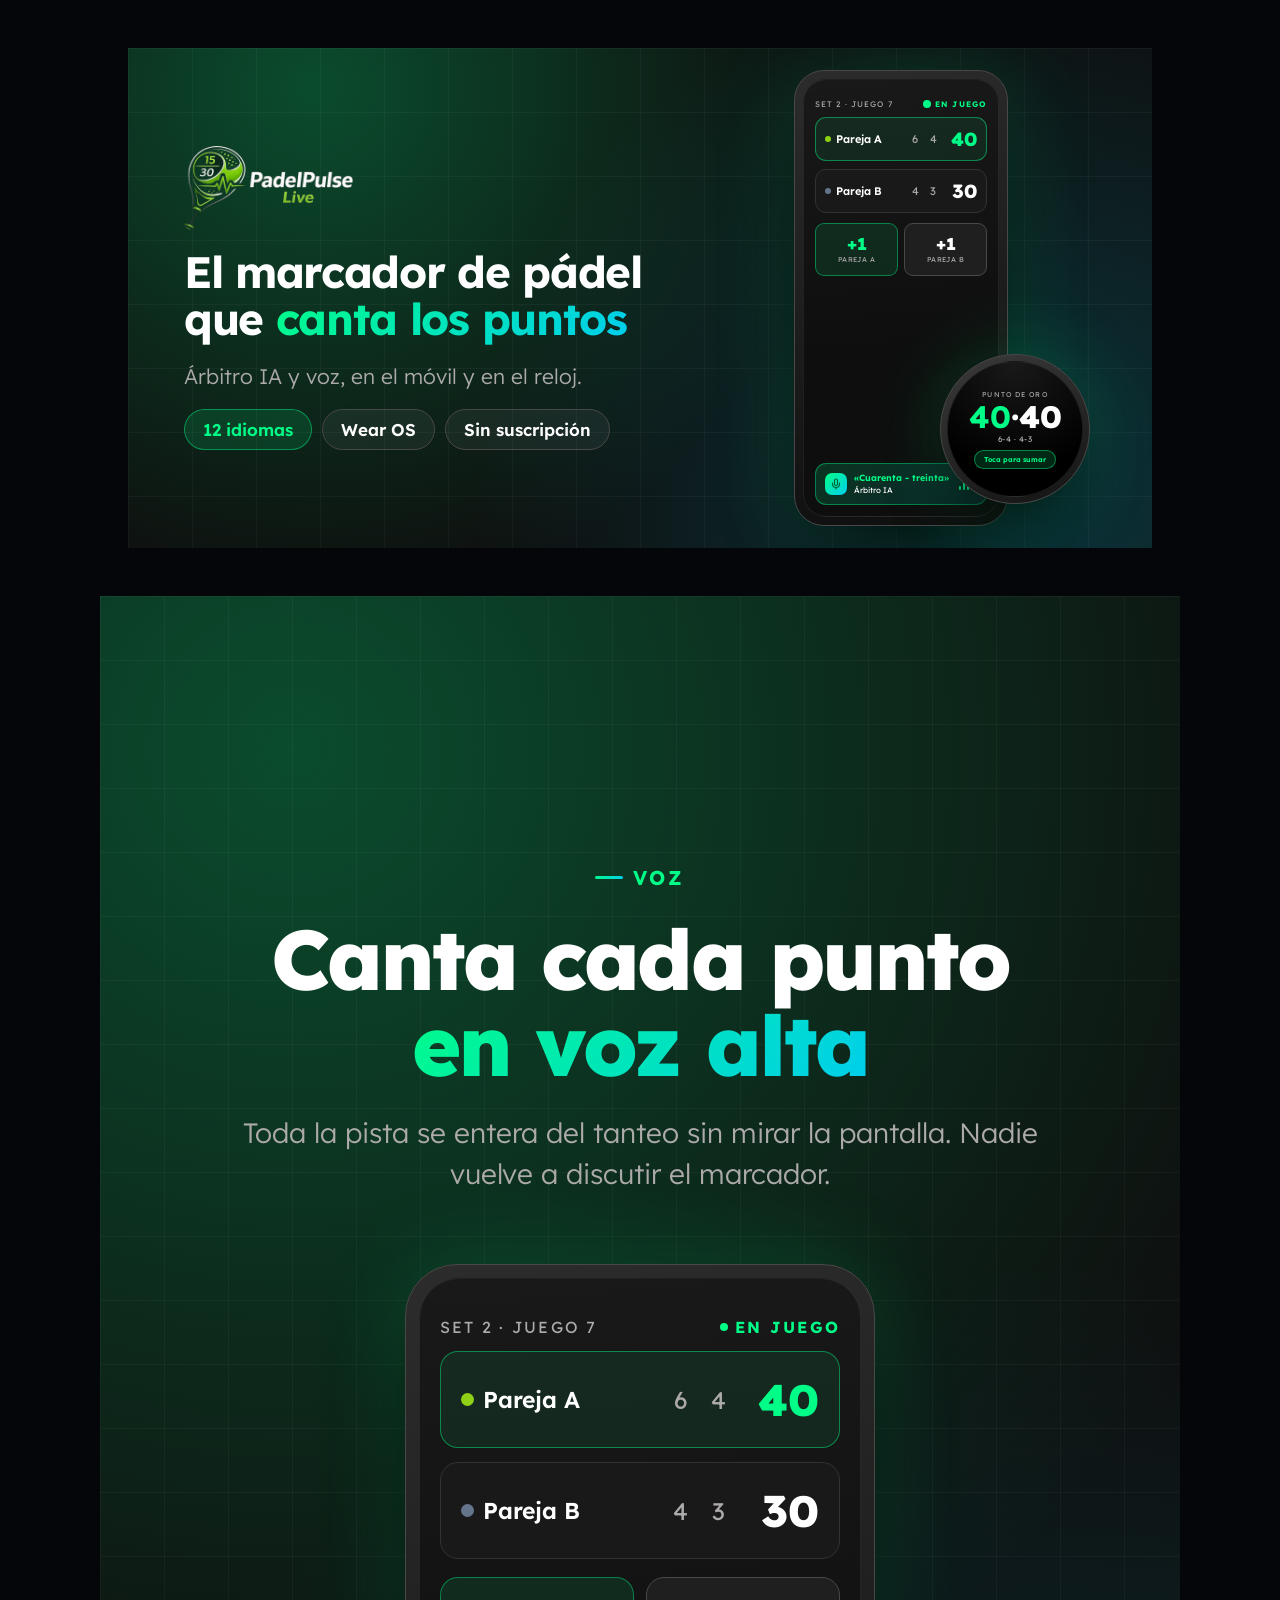
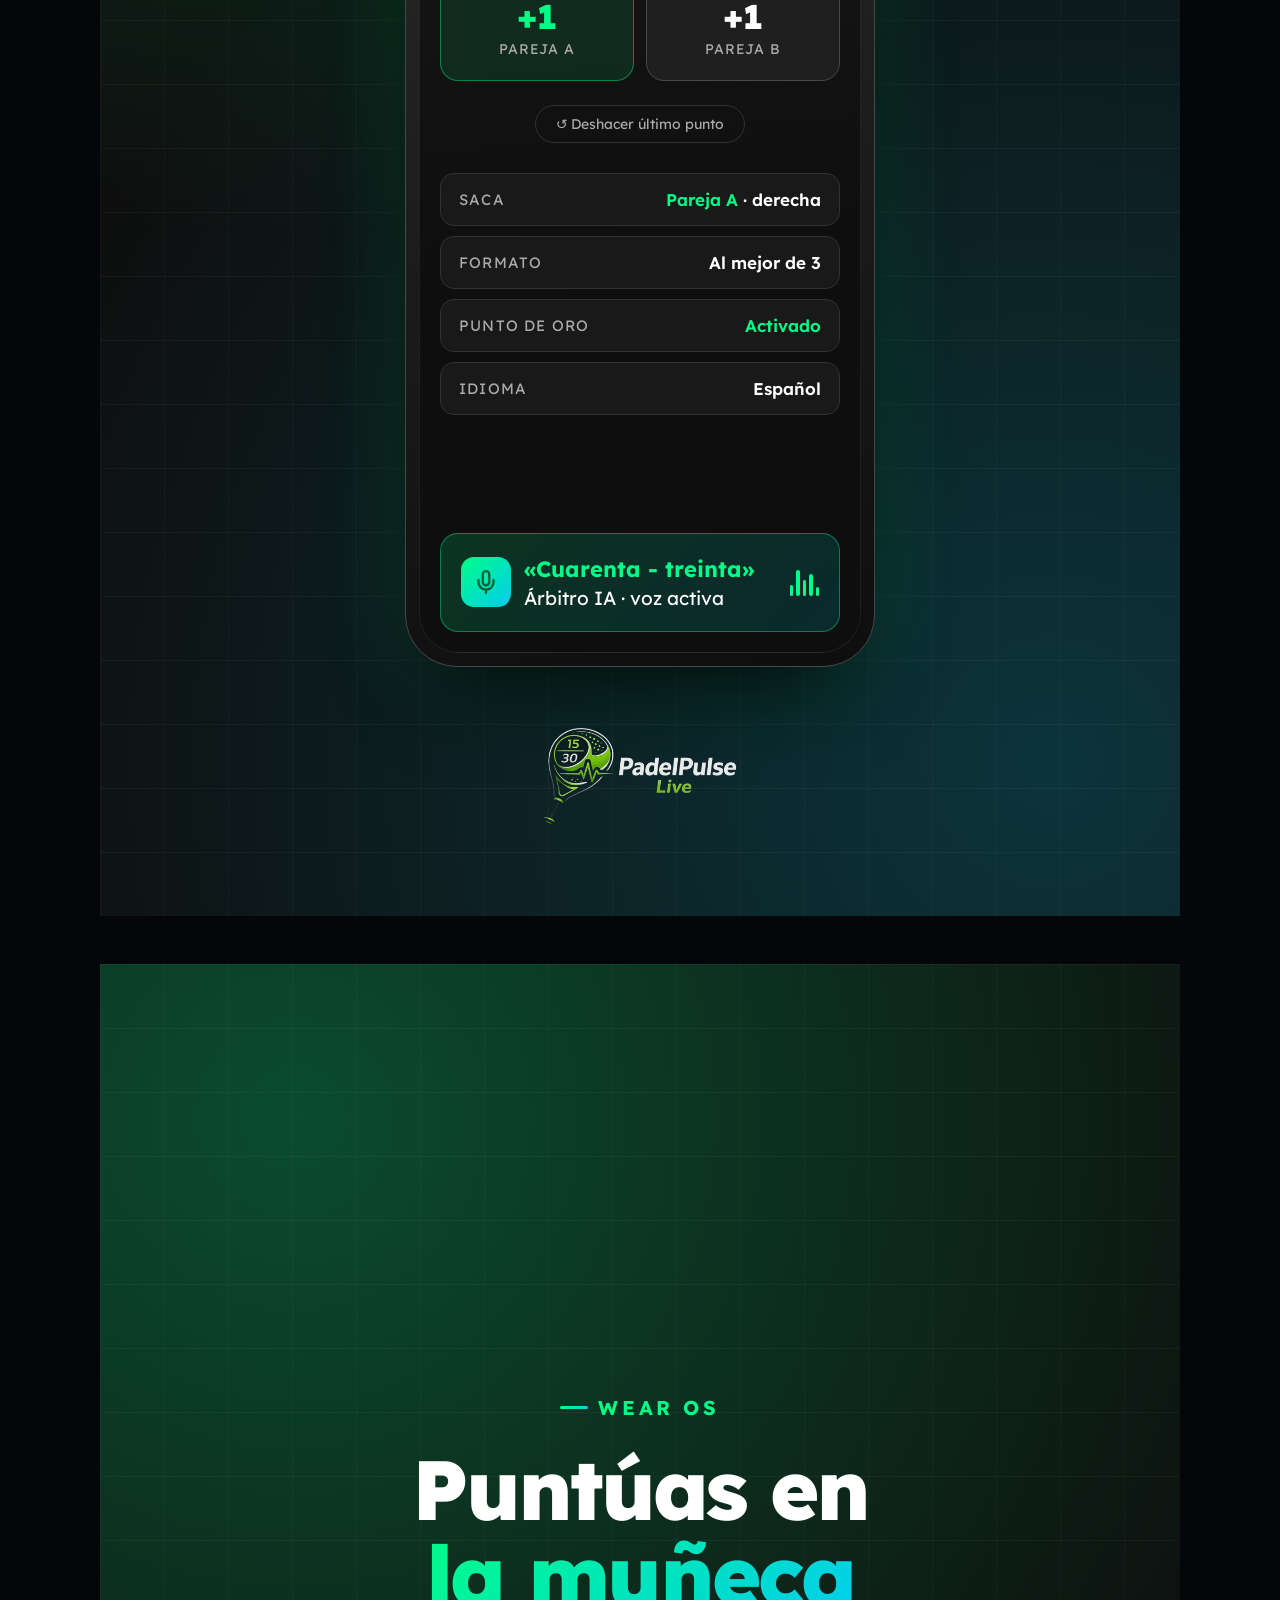
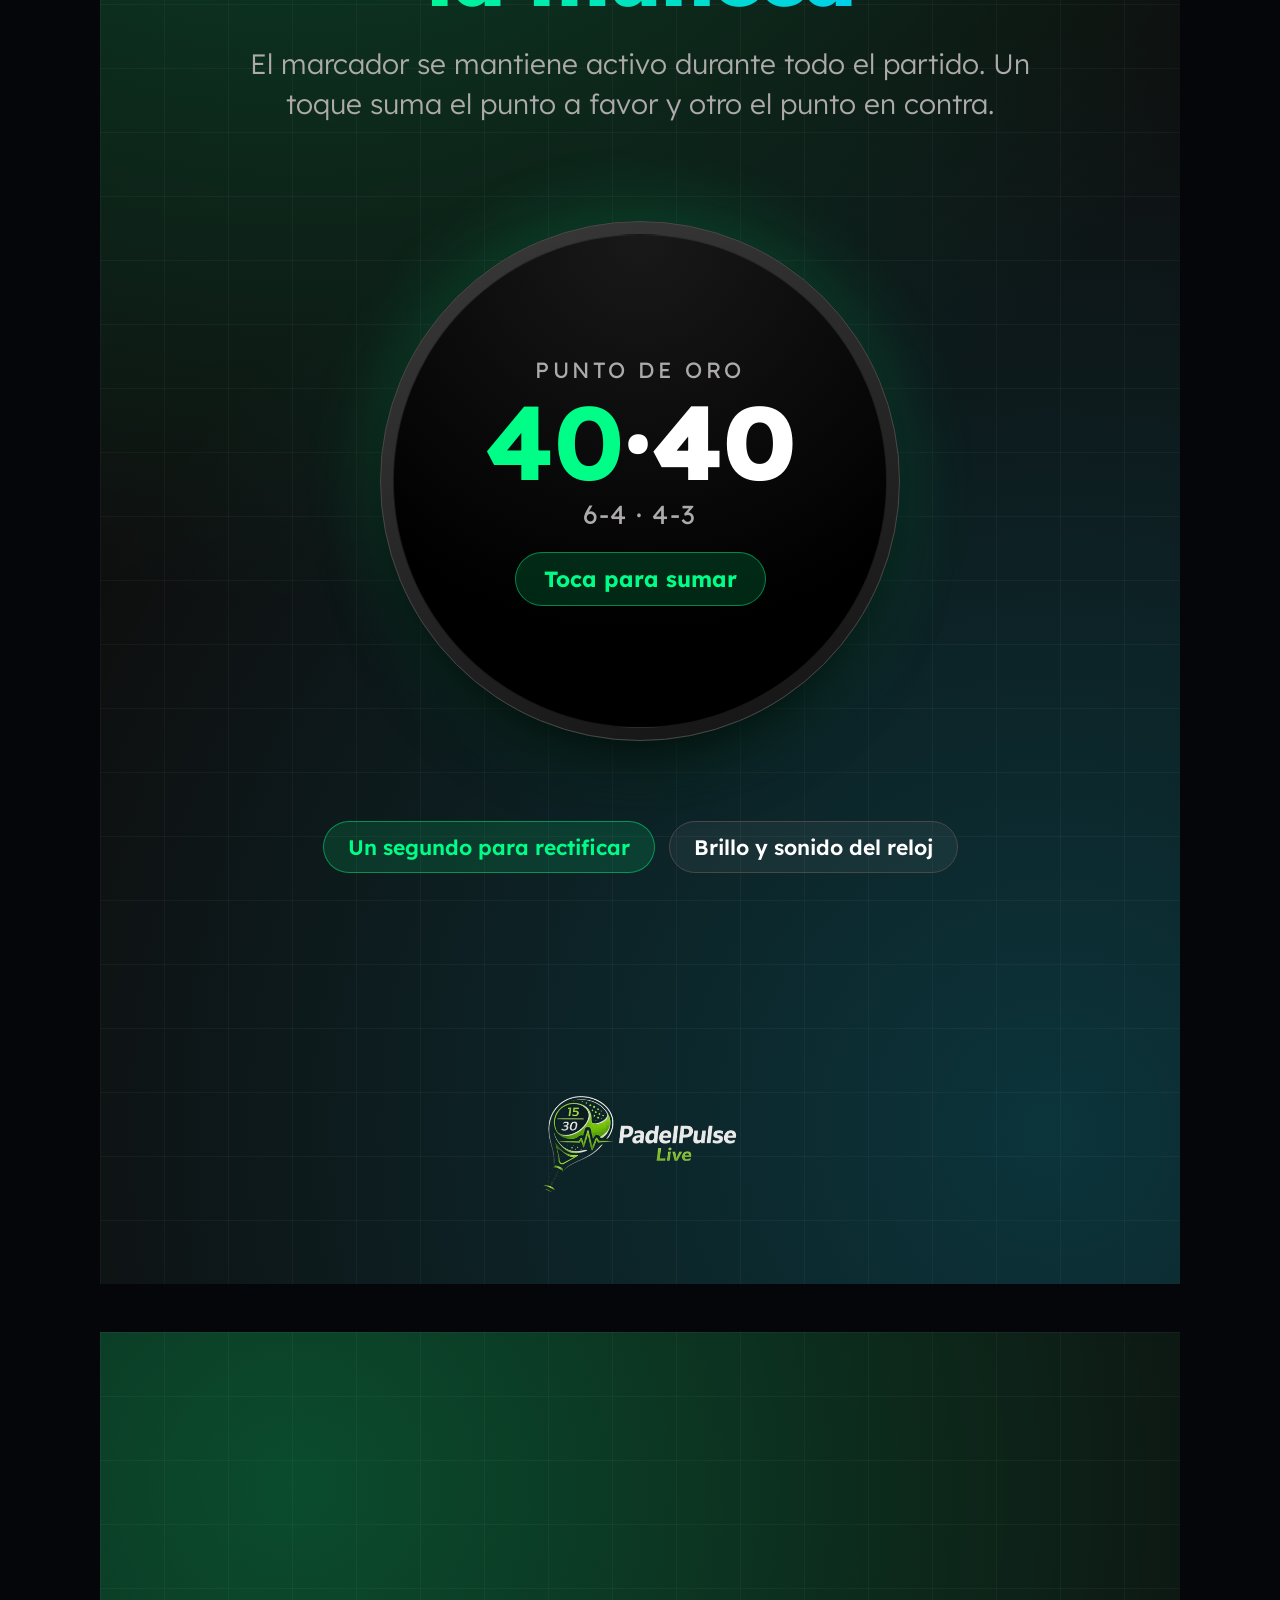
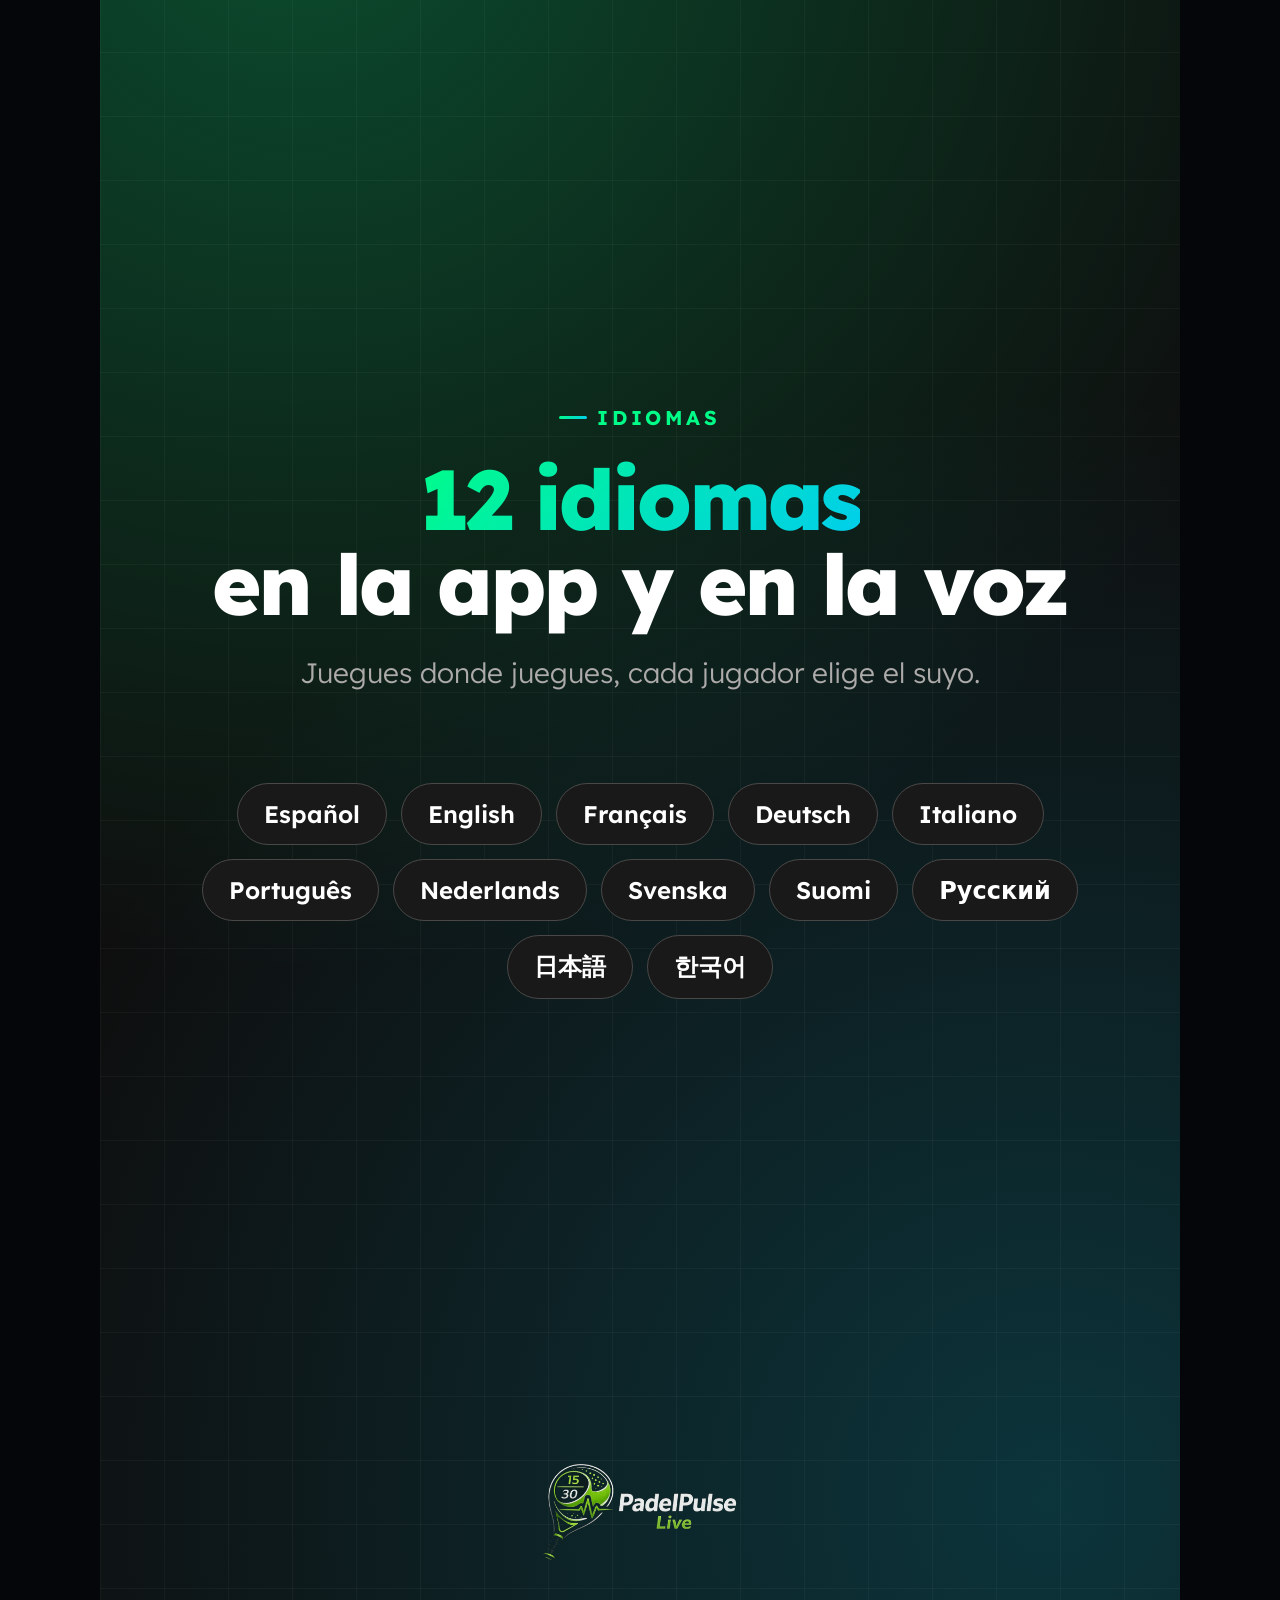
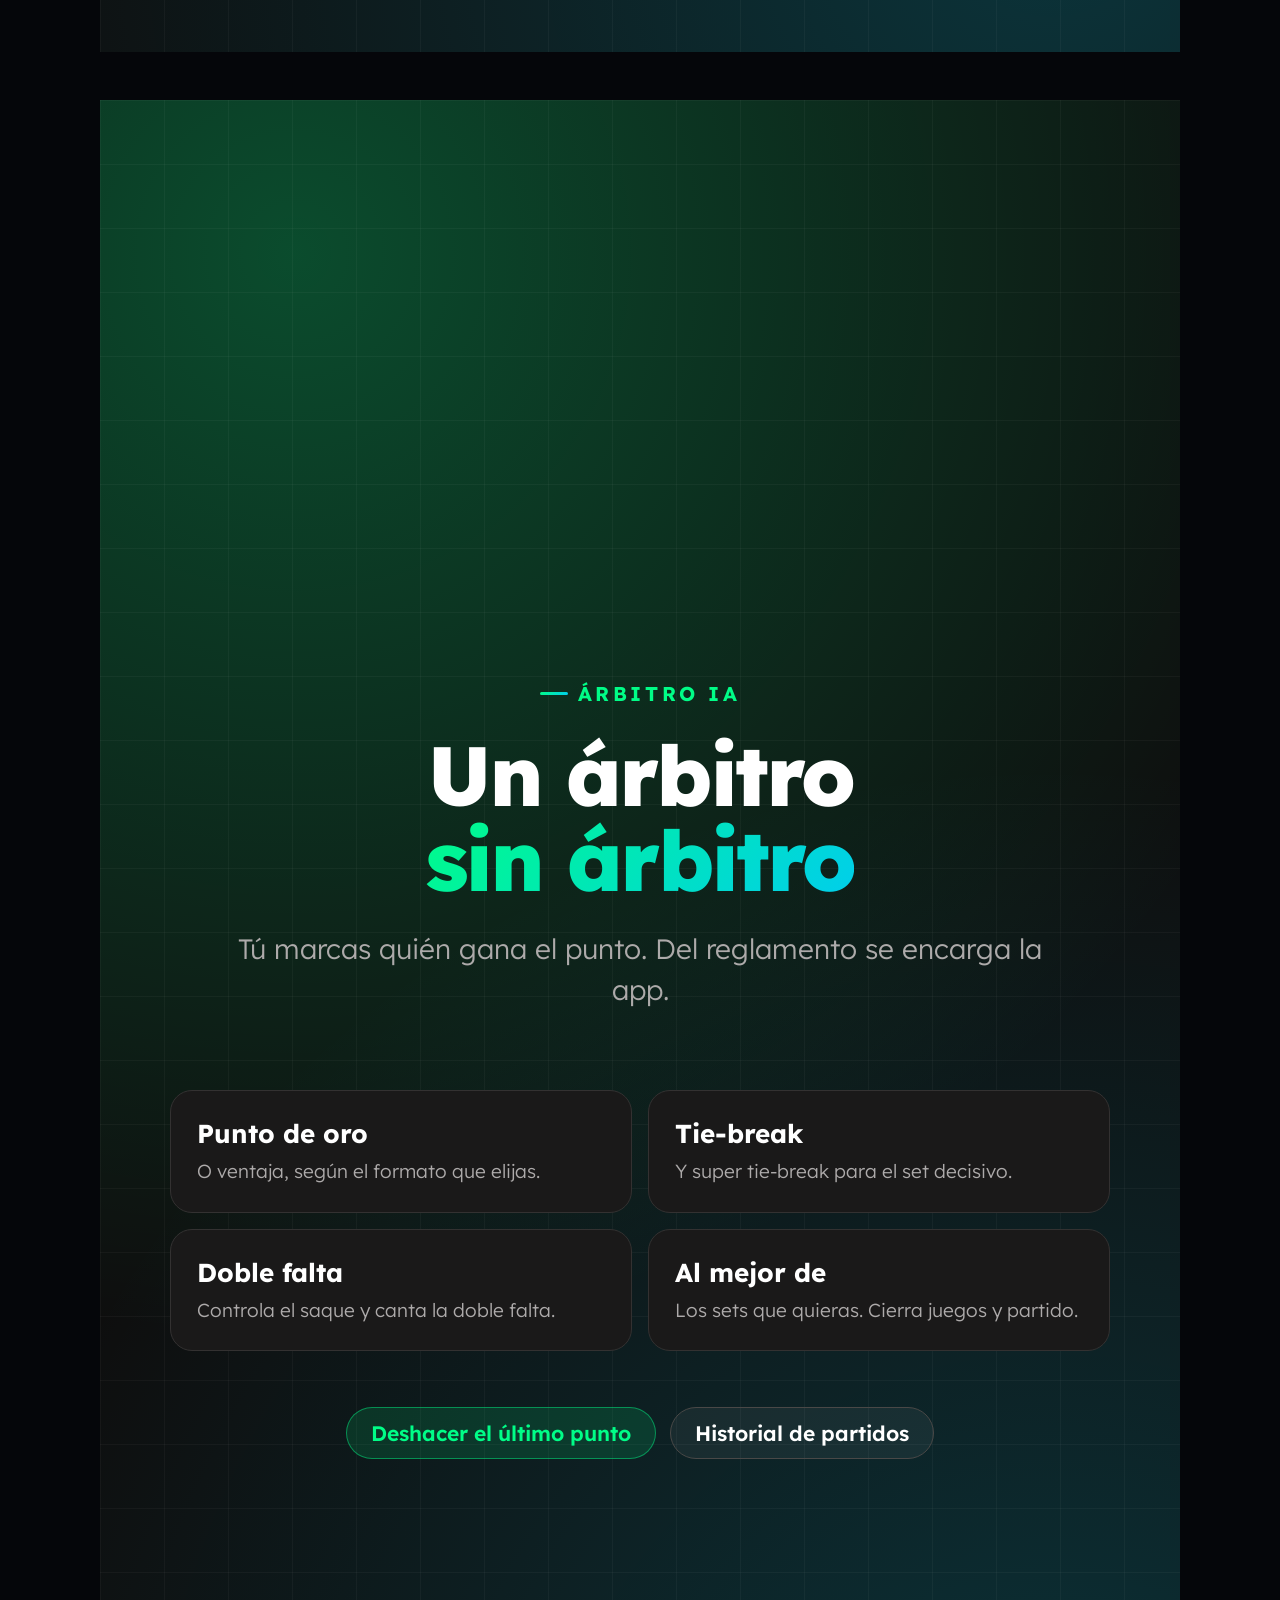
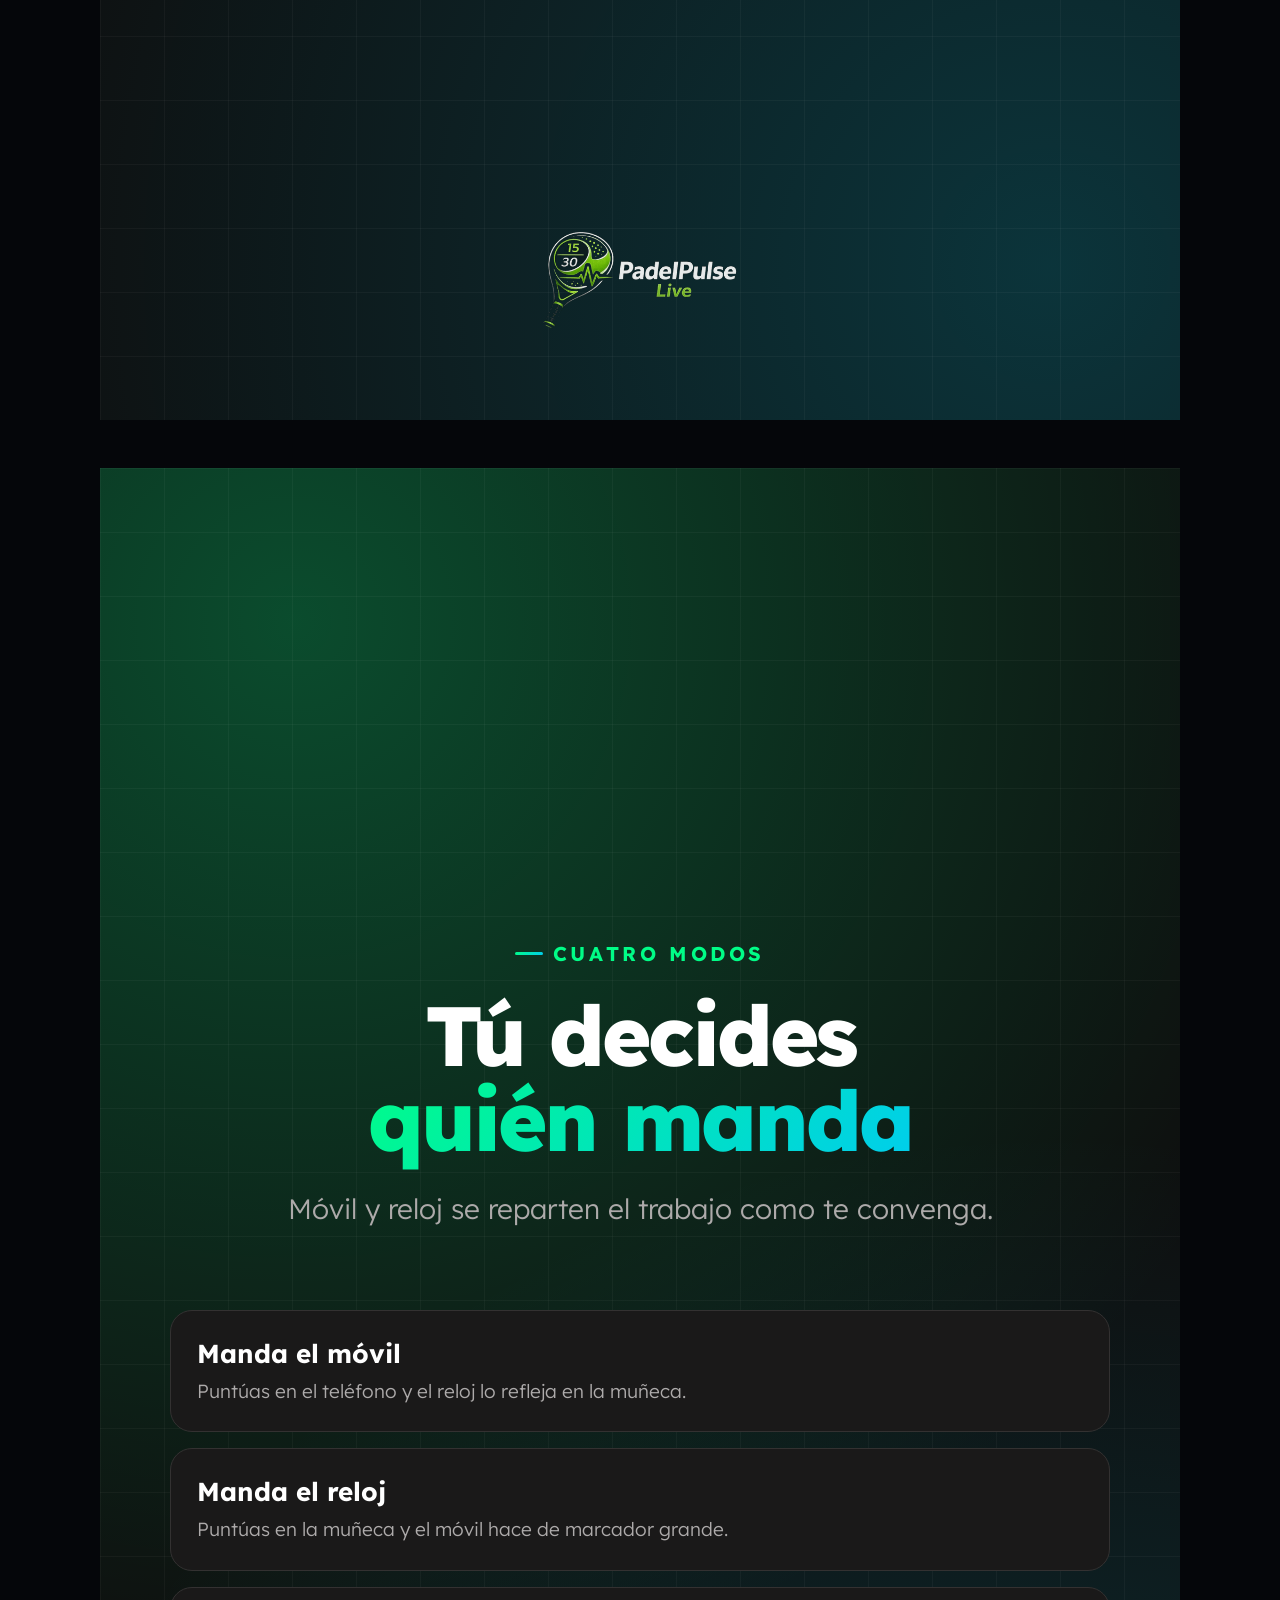
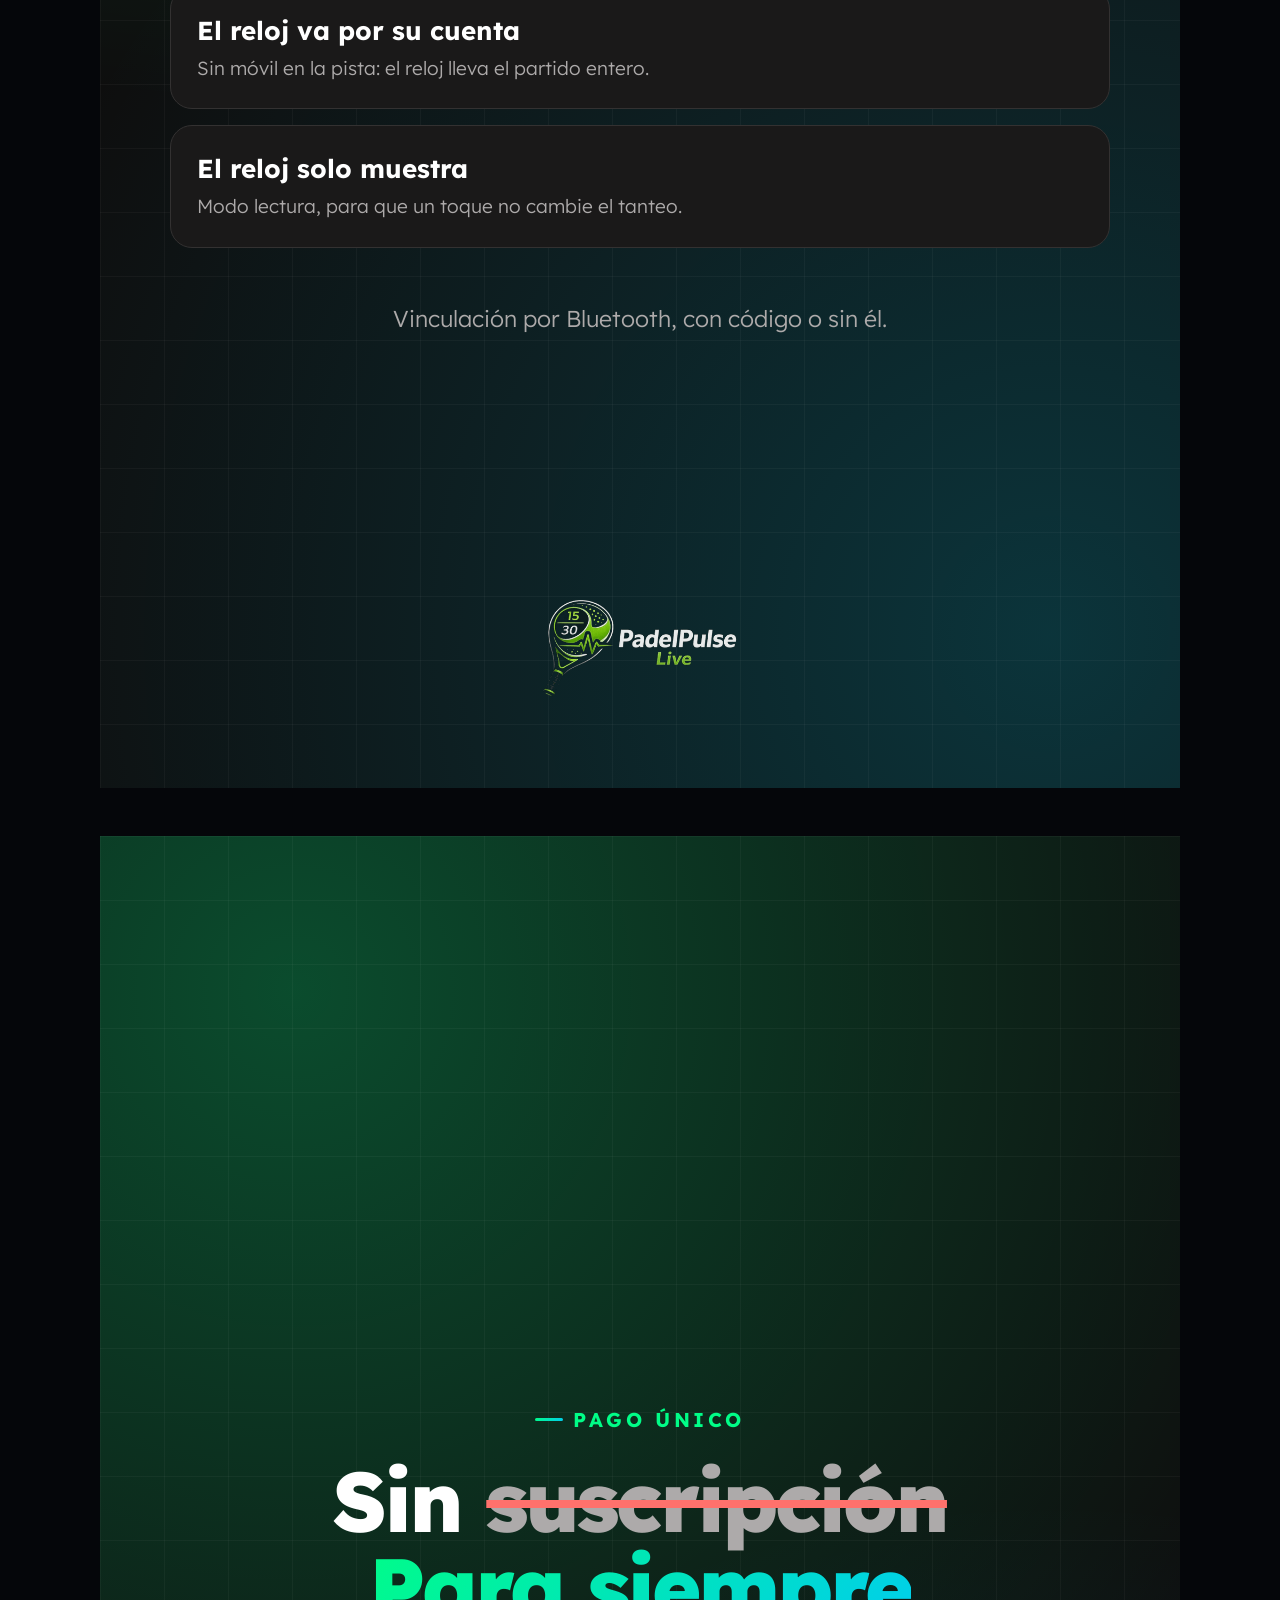
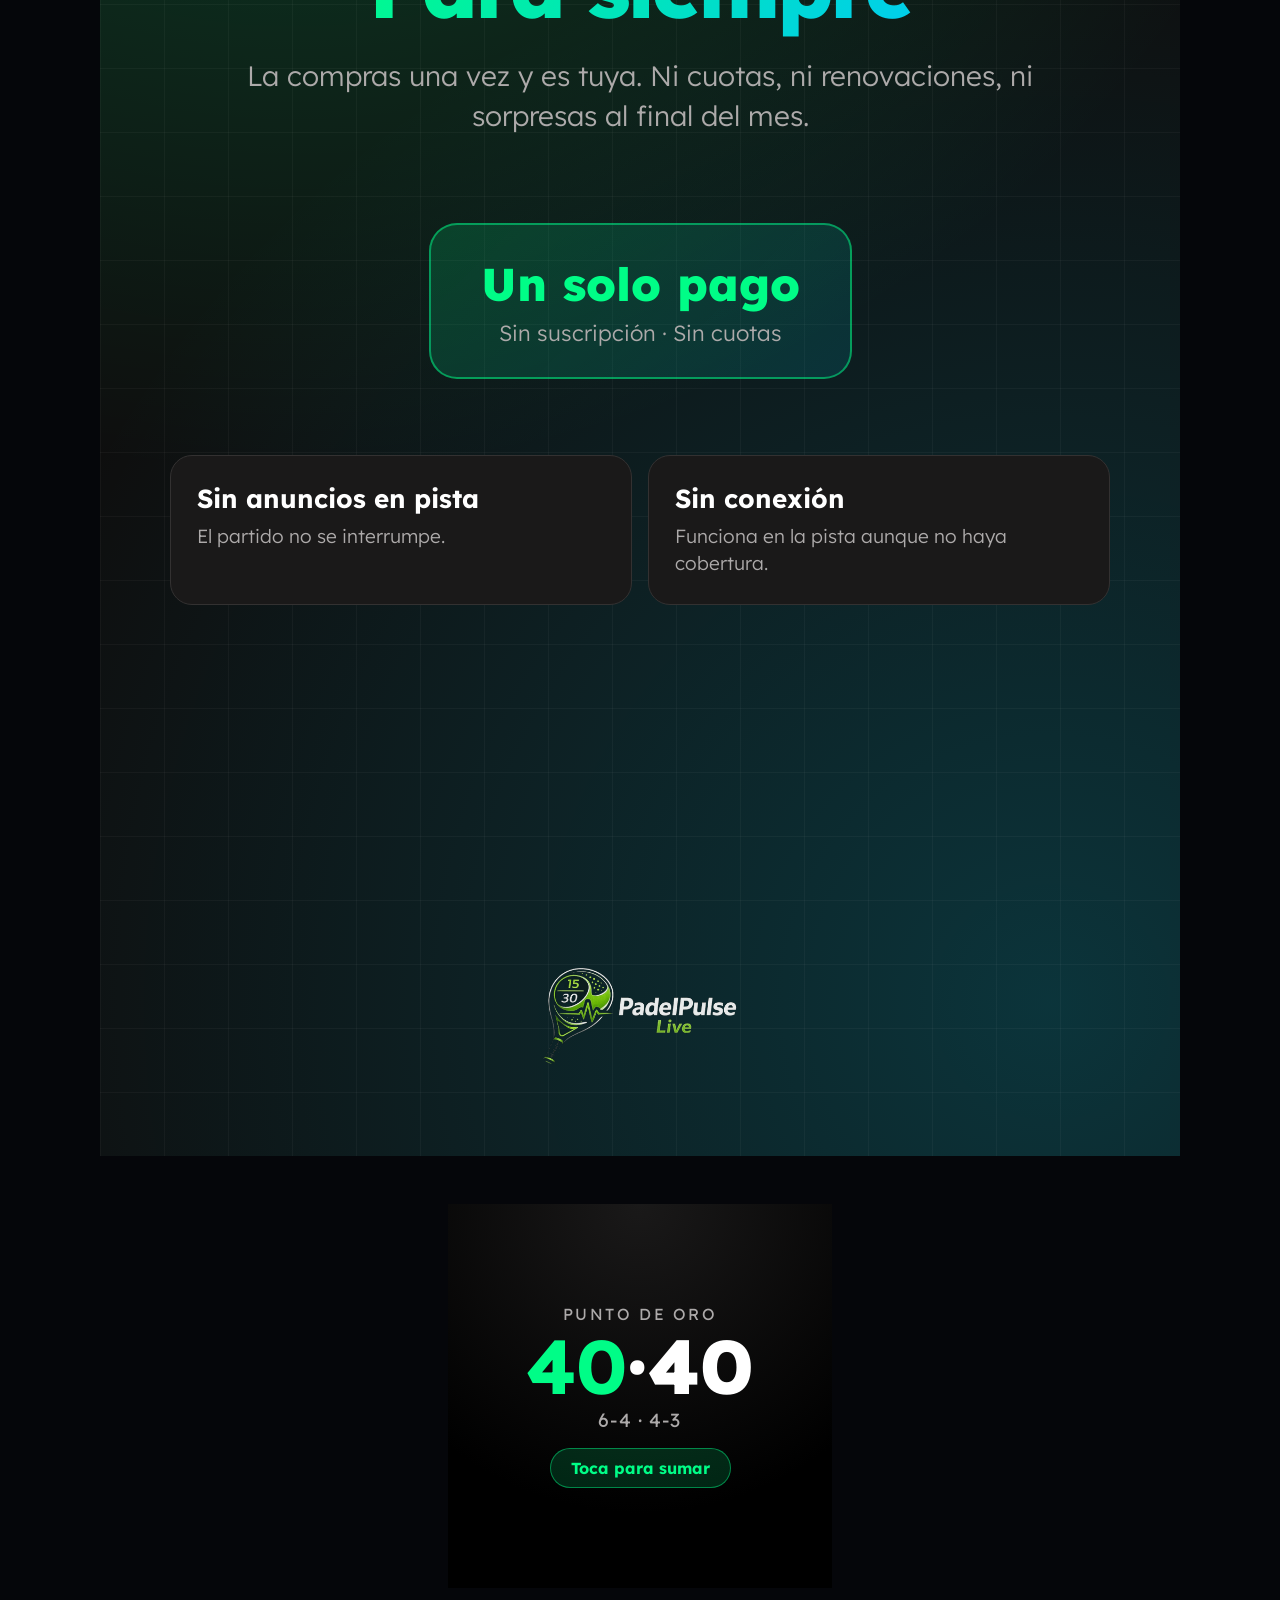
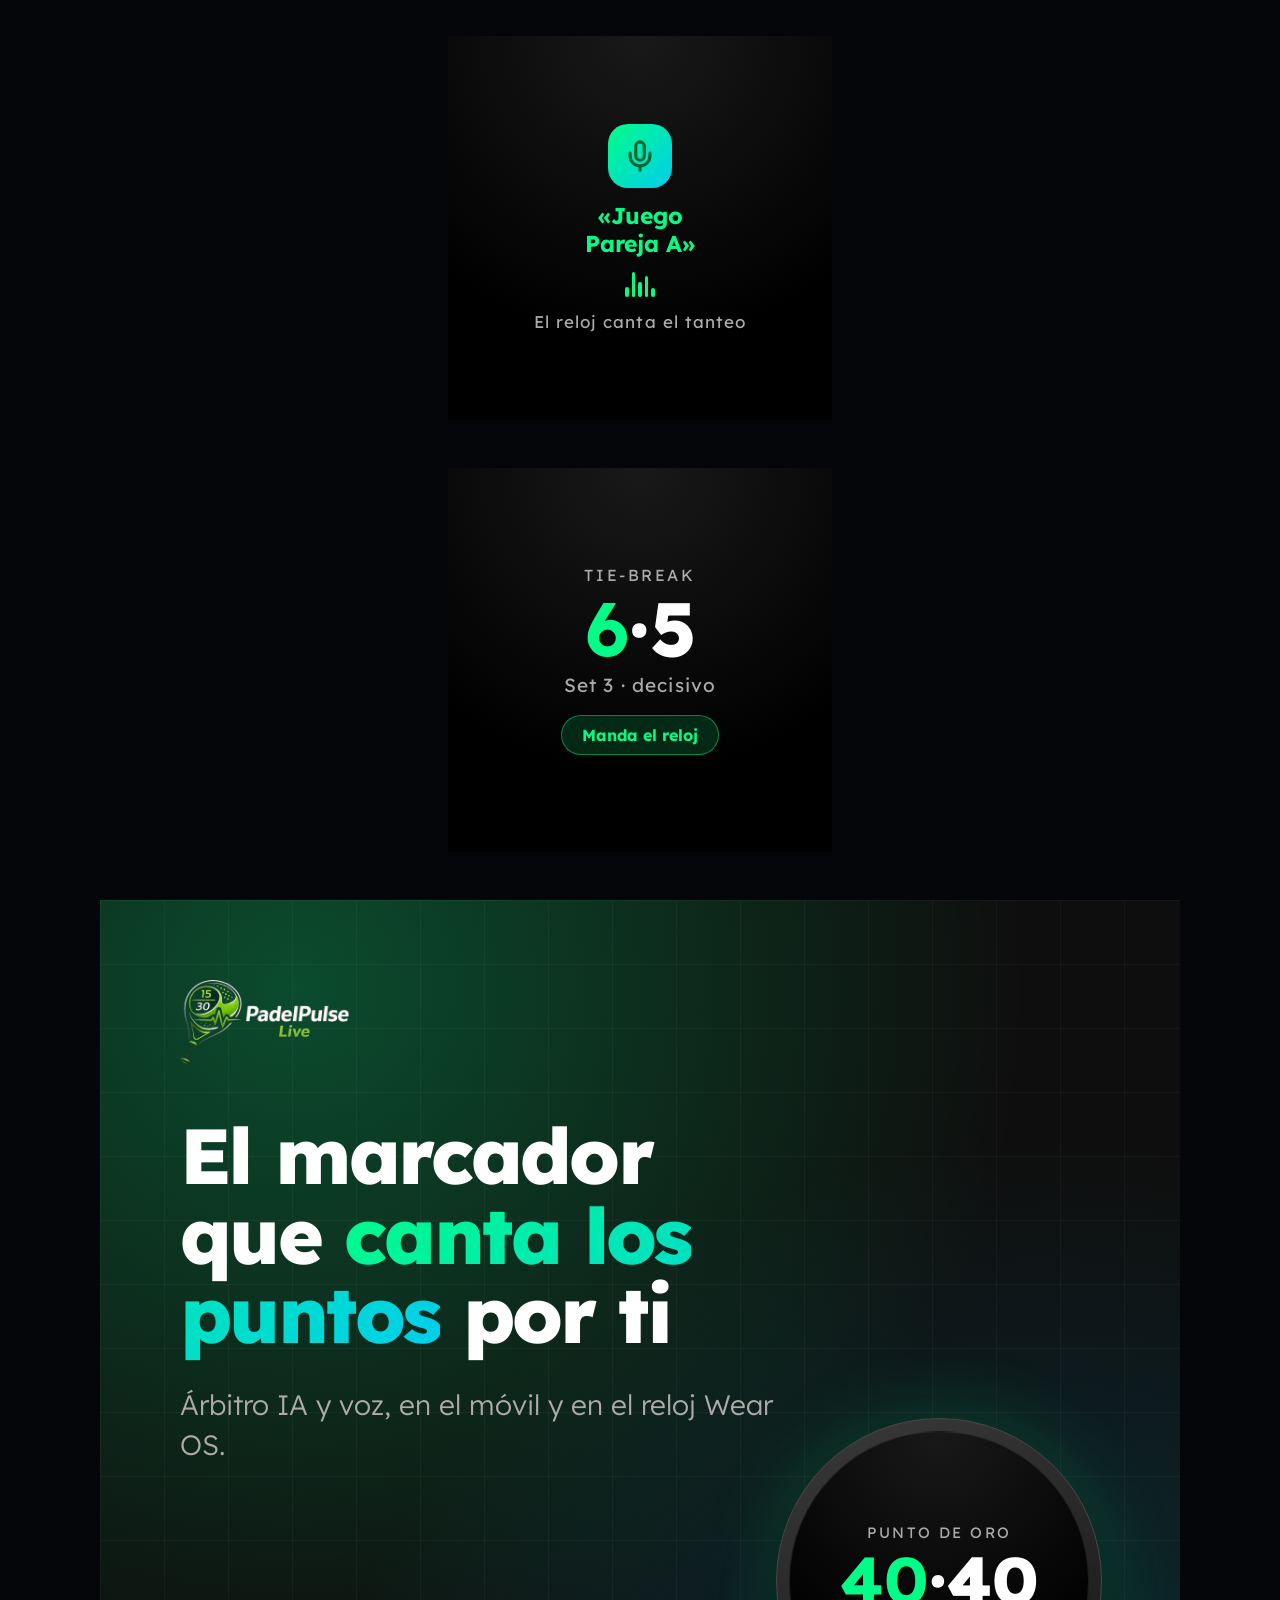
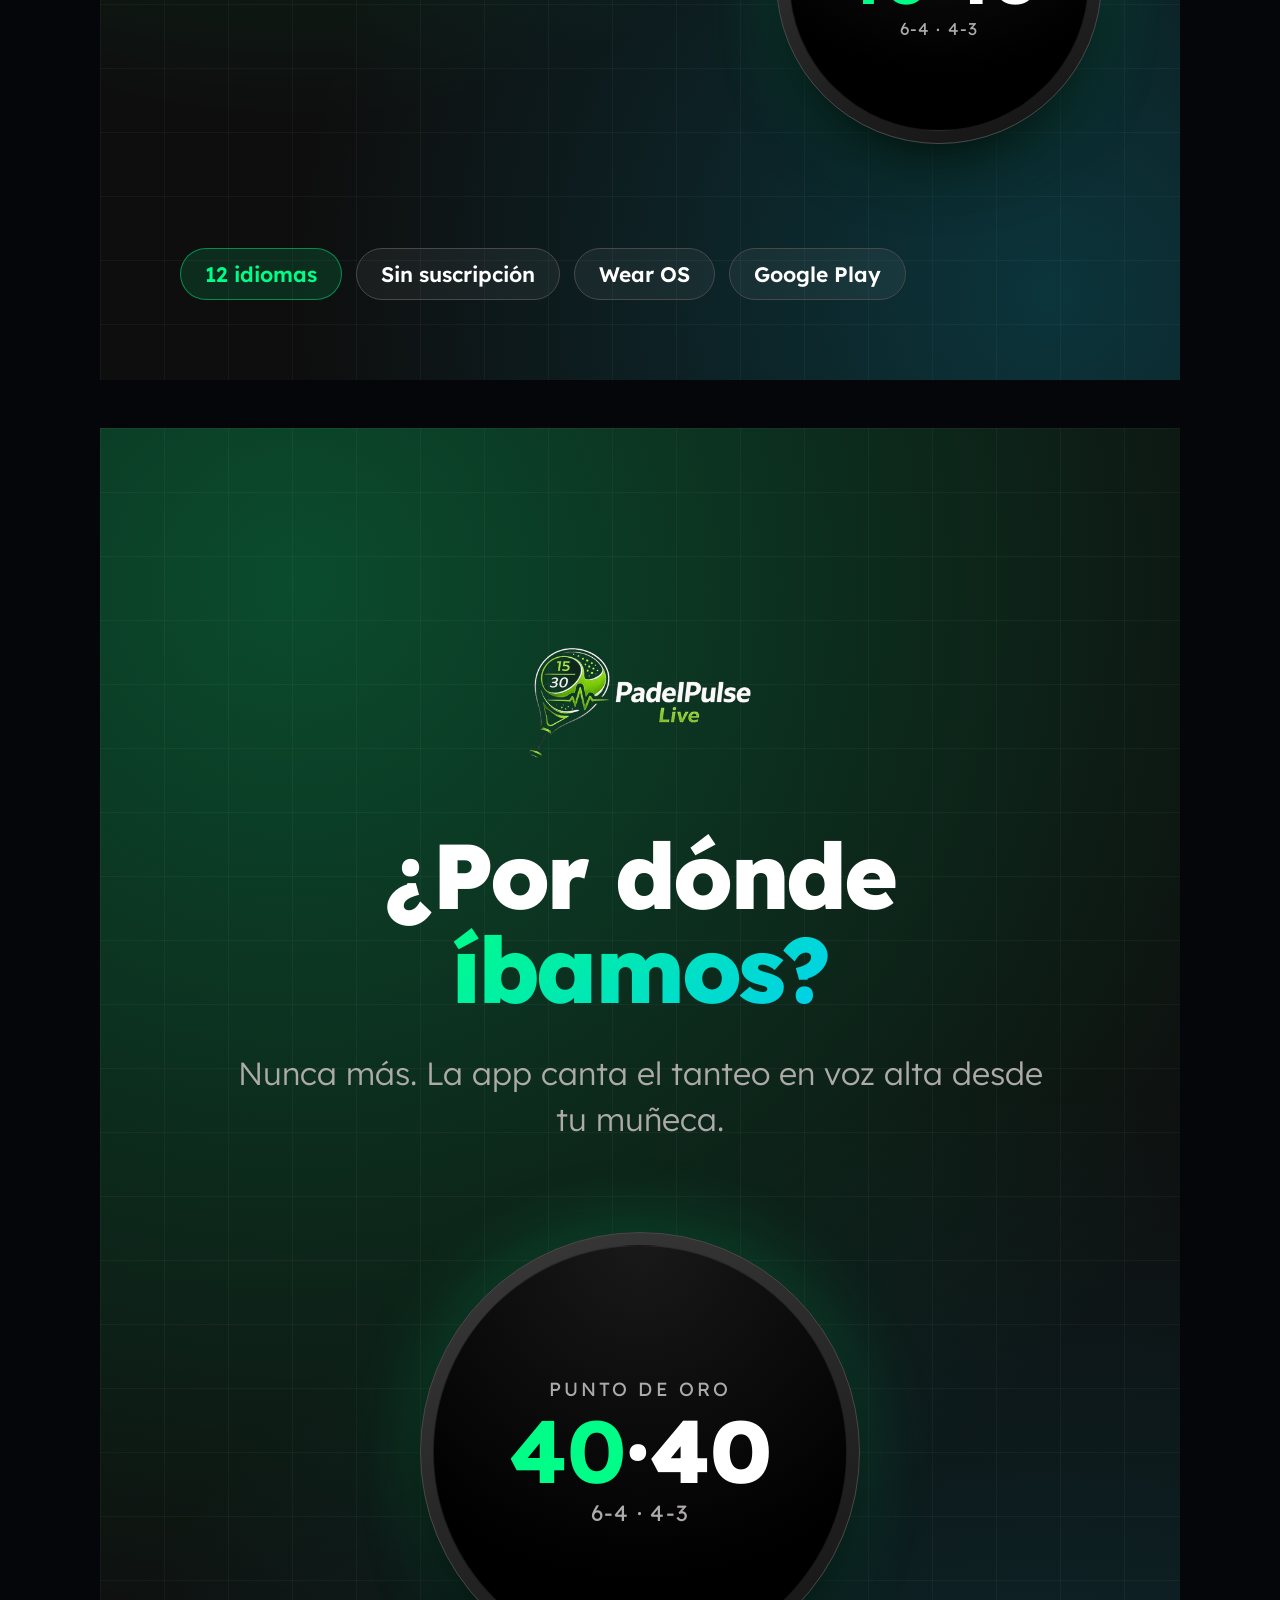
<file: marketing/plantillas/piezas.html>
<!DOCTYPE html>
<html lang="es">
<head>
<meta charset="utf-8">
<title>PadelPulse Live — piezas de marketing</title>
<link rel="stylesheet" href="https://fonts.googleapis.com/css2?family=Lexend:wght@300;400;600;700;800&display=swap">
<link rel="stylesheet" href="base.css">
</head>
<body>

<!-- =============================================== GRÁFICO DESTACADO === -->
<!-- Google Play: "Feature graphic", obligatorio, 1024x500 -->
<div class="art" id="play-grafico-destacado" style="width:1024px;height:500px">
  <div class="art__glow"></div><div class="art__grid"></div>
  <div class="art__inner" style="align-items:center;padding:0 56px;gap:40px">
    <div style="flex:1;display:flex;flex-direction:column;gap:18px">
      <img class="logo" src="/marketing/fuentes/logo.png" alt="" style="height:84px;align-self:flex-start">
      <h2 style="font-size:44px">El marcador de pádel<br>que <span class="grad">canta los puntos</span></h2>
      <p class="sub" style="font-size:21px">Árbitro IA y voz, en el móvil y en el reloj.</p>
      <div class="chips" style="gap:10px">
        <span class="chip chip--on" style="font-size:17px;padding:9px 18px">12 idiomas</span>
        <span class="chip" style="font-size:17px;padding:9px 18px">Wear OS</span>
        <span class="chip" style="font-size:17px;padding:9px 18px">Sin suscripción</span>
      </div>
    </div>
    <div style="position:relative;width:390px;height:100%;display:flex;align-items:center;justify-content:center">
      <div class="phone" style="width:214px;border-radius:30px;padding:8px">
        <div class="screen" style="border-radius:23px;padding:16px 11px 11px;gap:8px">
          <div class="sb-top" style="font-size:8px;margin-top:3px"><span>Set 2 · Juego 7</span><span class="live" style="gap:4px">En juego</span></div>
          <div class="team team--serve" style="padding:9px;border-radius:11px;gap:6px">
            <span class="team__n" style="font-size:11px;gap:5px"><span class="ball" style="width:6px;height:6px"></span>Pareja A</span>
            <span class="team__s" style="font-size:11px;width:12px">6</span><span class="team__s" style="font-size:11px;width:12px">4</span>
            <span class="team__p" style="font-size:19px;width:32px">40</span>
          </div>
          <div class="team" style="padding:9px;border-radius:11px;gap:6px">
            <span class="team__n" style="font-size:11px;gap:5px"><span class="ball ball--off" style="width:6px;height:6px"></span>Pareja B</span>
            <span class="team__s" style="font-size:11px;width:12px">4</span><span class="team__s" style="font-size:11px;width:12px">3</span>
            <span class="team__p" style="font-size:19px;width:32px">30</span>
          </div>
          <div class="taps" style="gap:6px;margin-top:2px">
            <div class="tap tap--a" style="padding:11px 6px;border-radius:9px;gap:3px"><span class="tap__plus" style="font-size:17px">+1</span><span class="tap__l" style="font-size:7px">Pareja A</span></div>
            <div class="tap" style="padding:11px 6px;border-radius:9px;gap:3px"><span class="tap__plus" style="font-size:17px">+1</span><span class="tap__l" style="font-size:7px">Pareja B</span></div>
          </div>
          <div class="voice" style="padding:8px 9px;border-radius:11px;gap:7px">
            <span class="voice__i" style="width:22px;height:22px;border-radius:7px"><svg viewBox="0 0 24 24" fill="none" stroke="currentColor" stroke-width="2.4" stroke-linecap="round" style="width:12px;height:12px"><path d="M12 2a3 3 0 0 0-3 3v7a3 3 0 0 0 6 0V5a3 3 0 0 0-3-3z"/><path d="M19 10v2a7 7 0 0 1-14 0v-2"/><path d="M12 19v3"/></svg></span>
            <span class="voice__t" style="font-size:8px"><b style="font-size:9px">«Cuarenta - treinta»</b><br>Árbitro IA</span>
            <span class="eq" style="height:12px;gap:2px"><i style="width:2px"></i><i style="width:2px"></i><i style="width:2px"></i><i style="width:2px"></i><i style="width:2px"></i></span>
          </div>
        </div>
      </div>
      <div class="watch" style="width:150px;position:absolute;right:6px;bottom:44px;padding:6px">
        <div class="watch__f" style="padding:14px;gap:2px">
          <span class="watch__l" style="font-size:7px">Punto de oro</span>
          <span class="watch__s" style="font-size:31px"><b>40</b>·40</span>
          <span class="watch__x" style="font-size:8px">6-4 · 4-3</span>
          <span class="watch__tap" style="font-size:7px;padding:4px 9px;margin-top:4px">Toca para sumar</span>
        </div>
      </div>
    </div>
  </div>
</div>

<!-- ============================================ CAPTURAS MÓVIL 1080x1920 -->
<!-- 1 · Voz -->
<div class="art art--stack" id="play-movil-1-voz" style="width:1080px;height:1920px">
  <div class="art__glow"></div><div class="art__grid"></div>
  <div class="art__inner" style="flex-direction:column;align-items:center;padding:110px 70px 90px;gap:0">
    <p class="kicker">Voz</p>
    <h1 style="text-align:center;margin-top:26px">Canta cada punto<br><span class="grad">en voz alta</span></h1>
    <p class="sub" style="text-align:center;margin-top:26px;max-width:800px">
      Toda la pista se entera del tanteo sin mirar la pantalla. Nadie vuelve a discutir el marcador.
    </p>
    <div class="phone" style="margin-top:70px;width:470px">
      <div class="screen">
        <div class="sb-top" style="font-size:16px"><span>Set 2 · Juego 7</span><span class="live">En juego</span></div>
        <div class="team team--serve" style="padding:20px"><span class="team__n" style="font-size:23px"><span class="ball" style="width:13px;height:13px"></span>Pareja A</span><span class="team__s" style="font-size:24px;width:26px">6</span><span class="team__s" style="font-size:24px;width:26px">4</span><span class="team__p" style="font-size:44px;width:76px">40</span></div>
        <div class="team" style="padding:20px"><span class="team__n" style="font-size:23px"><span class="ball ball--off" style="width:13px;height:13px"></span>Pareja B</span><span class="team__s" style="font-size:24px;width:26px">4</span><span class="team__s" style="font-size:24px;width:26px">3</span><span class="team__p" style="font-size:44px;width:76px">30</span></div>
        <div class="taps">
          <div class="tap tap--a"><span class="tap__plus">+1</span><span class="tap__l">Pareja A</span></div>
          <div class="tap"><span class="tap__plus">+1</span><span class="tap__l">Pareja B</span></div>
        </div>
        <span class="undo">↺ Deshacer último punto</span>
        <div class="info">
          <div class="info__row"><span class="info__k">Saca</span><span class="info__v"><em>Pareja A</em> · derecha</span></div>
          <div class="info__row"><span class="info__k">Formato</span><span class="info__v">Al mejor de 3</span></div>
          <div class="info__row"><span class="info__k">Punto de oro</span><span class="info__v"><em>Activado</em></span></div>
          <div class="info__row"><span class="info__k">Idioma</span><span class="info__v">Español</span></div>
        </div>
        <div class="voice" style="padding:20px">
          <span class="voice__i" style="width:50px;height:50px"><svg viewBox="0 0 24 24" fill="none" stroke="currentColor" stroke-width="2.2" stroke-linecap="round" style="width:26px;height:26px"><path d="M12 2a3 3 0 0 0-3 3v7a3 3 0 0 0 6 0V5a3 3 0 0 0-3-3z"/><path d="M19 10v2a7 7 0 0 1-14 0v-2"/><path d="M12 19v3"/></svg></span>
          <span class="voice__t" style="font-size:19px"><b style="font-size:22px">«Cuarenta - treinta»</b><br>Árbitro IA · voz activa</span>
          <span class="eq" style="height:28px"><i></i><i></i><i></i><i></i><i></i></span>
        </div>
      </div>
    </div>
    <img class="logo sig" src="/marketing/fuentes/logo.png" alt="" style="height:96px;opacity:.92">
  </div>
</div>

<!-- 2 · Reloj -->
<div class="art art--stack" id="play-movil-2-reloj" style="width:1080px;height:1920px">
  <div class="art__glow"></div><div class="art__grid"></div>
  <div class="art__inner" style="flex-direction:column;align-items:center;padding:110px 70px 90px">
    <p class="kicker">Wear OS</p>
    <h1 style="text-align:center;margin-top:26px">Puntúas en<br><span class="grad">la muñeca</span></h1>
    <p class="sub" style="text-align:center;margin-top:26px;max-width:820px">
      El marcador se mantiene activo durante todo el partido. Un toque suma el punto
      a favor y otro el punto en contra.
    </p>
    <div class="watch" style="margin-top:96px;width:520px">
      <div class="watch__f" style="padding:56px">
        <span class="watch__l" style="font-size:22px">Punto de oro</span>
        <span class="watch__s" style="font-size:104px"><b>40</b>·40</span>
        <span class="watch__x" style="font-size:26px">6-4 · 4-3</span>
        <span class="watch__tap" style="font-size:22px;padding:12px 28px;margin-top:16px">Toca para sumar</span>
      </div>
    </div>
    <div class="chips" style="margin-top:80px;justify-content:center">
      <span class="chip chip--on">Un segundo para rectificar</span>
      <span class="chip">Brillo y sonido del reloj</span>
    </div>
    <img class="logo sig" src="/marketing/fuentes/logo.png" alt="" style="height:96px;opacity:.92">
  </div>
</div>

<!-- 3 · Idiomas -->
<div class="art art--stack" id="play-movil-3-idiomas" style="width:1080px;height:1920px">
  <div class="art__glow"></div><div class="art__grid"></div>
  <div class="art__inner" style="flex-direction:column;align-items:center;padding:110px 70px 90px">
    <p class="kicker">Idiomas</p>
    <h1 style="text-align:center;margin-top:26px"><span class="grad">12 idiomas</span><br>en la app y en la voz</h1>
    <p class="sub" style="text-align:center;margin-top:26px;max-width:820px">
      Juegues donde juegues, cada jugador elige el suyo.
    </p>
    <div class="langs" style="margin-top:90px;max-width:900px">
      <span>Español</span><span>English</span><span>Français</span><span>Deutsch</span>
      <span>Italiano</span><span>Português</span><span>Nederlands</span><span>Svenska</span>
      <span>Suomi</span><span>Русский</span><span>日本語</span><span>한국어</span>
    </div>
    <img class="logo sig" src="/marketing/fuentes/logo.png" alt="" style="height:96px;opacity:.92">
  </div>
</div>

<!-- 4 · Árbitro IA -->
<div class="art art--stack" id="play-movil-4-arbitro" style="width:1080px;height:1920px">
  <div class="art__glow"></div><div class="art__grid"></div>
  <div class="art__inner" style="flex-direction:column;align-items:center;padding:110px 70px 90px">
    <p class="kicker">Árbitro IA</p>
    <h1 style="text-align:center;margin-top:26px">Un árbitro<br><span class="grad">sin árbitro</span></h1>
    <p class="sub" style="text-align:center;margin-top:26px;max-width:820px">
      Tú marcas quién gana el punto. Del reglamento se encarga la app.
    </p>
    <div class="cards" style="margin-top:80px;width:100%;grid-template-columns:1fr 1fr">
      <div class="card"><h3>Punto de oro</h3><p>O ventaja, según el formato que elijas.</p></div>
      <div class="card"><h3>Tie-break</h3><p>Y super tie-break para el set decisivo.</p></div>
      <div class="card"><h3>Doble falta</h3><p>Controla el saque y canta la doble falta.</p></div>
      <div class="card"><h3>Al mejor de</h3><p>Los sets que quieras. Cierra juegos y partido.</p></div>
    </div>
    <div class="chips" style="margin-top:56px;justify-content:center">
      <span class="chip chip--on">Deshacer el último punto</span>
      <span class="chip">Historial de partidos</span>
    </div>
    <img class="logo sig" src="/marketing/fuentes/logo.png" alt="" style="height:96px;opacity:.92">
  </div>
</div>

<!-- 5 · Modos -->
<div class="art art--stack" id="play-movil-5-modos" style="width:1080px;height:1920px">
  <div class="art__glow"></div><div class="art__grid"></div>
  <div class="art__inner" style="flex-direction:column;align-items:center;padding:110px 70px 90px">
    <p class="kicker">Cuatro modos</p>
    <h1 style="text-align:center;margin-top:26px">Tú decides<br><span class="grad">quién manda</span></h1>
    <p class="sub" style="text-align:center;margin-top:26px;max-width:820px">
      Móvil y reloj se reparten el trabajo como te convenga.
    </p>
    <div class="cards" style="margin-top:80px;width:100%">
      <div class="card"><h3>Manda el móvil</h3><p>Puntúas en el teléfono y el reloj lo refleja en la muñeca.</p></div>
      <div class="card"><h3>Manda el reloj</h3><p>Puntúas en la muñeca y el móvil hace de marcador grande.</p></div>
      <div class="card"><h3>El reloj va por su cuenta</h3><p>Sin móvil en la pista: el reloj lleva el partido entero.</p></div>
      <div class="card"><h3>El reloj solo muestra</h3><p>Modo lectura, para que un toque no cambie el tanteo.</p></div>
    </div>
    <p class="sub" style="margin-top:54px;font-size:23px">Vinculación por Bluetooth, con código o sin él.</p>
    <img class="logo sig" src="/marketing/fuentes/logo.png" alt="" style="height:96px;opacity:.92">
  </div>
</div>

<!-- 6 · Sin suscripción -->
<div class="art art--stack" id="play-movil-6-sin-suscripcion" style="width:1080px;height:1920px">
  <div class="art__glow"></div><div class="art__grid"></div>
  <div class="art__inner" style="flex-direction:column;align-items:center;padding:110px 70px 90px">
    <p class="kicker">Pago único</p>
    <h1 style="text-align:center;margin-top:26px">Sin <span class="strike">suscripción</span><br><span class="grad">Para siempre</span></h1>
    <p class="sub" style="text-align:center;margin-top:26px;max-width:820px">
      La compras una vez y es tuya. Ni cuotas, ni renovaciones, ni sorpresas al final del mes.
    </p>
    <div class="price-tag" style="margin-top:86px">
      <b>Un solo pago</b>
      <span>Sin suscripción · Sin cuotas</span>
    </div>
    <div class="cards" style="margin-top:76px;width:100%;grid-template-columns:1fr 1fr">
      <div class="card"><h3>Sin anuncios en pista</h3><p>El partido no se interrumpe.</p></div>
      <div class="card"><h3>Sin conexión</h3><p>Funciona en la pista aunque no haya cobertura.</p></div>
    </div>
    <img class="logo sig" src="/marketing/fuentes/logo.png" alt="" style="height:96px;opacity:.92">
  </div>
</div>

<!-- ================================================= WEAR OS 384x384 === -->
<div class="art" id="play-wear-1-marcador" style="width:384px;height:384px;background:#000">
  <div class="art__inner" style="align-items:center;justify-content:center">
    <div class="watch__f" style="width:384px;height:384px;border:0;border-radius:0;padding:56px;gap:4px">
      <span class="watch__l" style="font-size:16px">Punto de oro</span>
      <span class="watch__s" style="font-size:76px"><b>40</b>·40</span>
      <span class="watch__x" style="font-size:19px">6-4 · 4-3</span>
      <span class="watch__tap" style="font-size:16px;padding:9px 20px;margin-top:12px">Toca para sumar</span>
    </div>
  </div>
</div>

<div class="art" id="play-wear-2-voz" style="width:384px;height:384px;background:#000">
  <div class="art__inner" style="align-items:center;justify-content:center">
    <div class="watch__f" style="width:384px;height:384px;border:0;border-radius:0;padding:52px;gap:14px">
      <span class="voice__i" style="width:64px;height:64px;border-radius:20px"><svg viewBox="0 0 24 24" fill="none" stroke="currentColor" stroke-width="2.2" stroke-linecap="round" style="width:34px;height:34px"><path d="M12 2a3 3 0 0 0-3 3v7a3 3 0 0 0 6 0V5a3 3 0 0 0-3-3z"/><path d="M19 10v2a7 7 0 0 1-14 0v-2"/><path d="M12 19v3"/></svg></span>
      <span style="font-size:23px;font-weight:700;color:var(--pulse);line-height:1.2">«Juego<br>Pareja A»</span>
      <span class="eq" style="height:26px;margin:0"><i></i><i></i><i></i><i></i><i></i></span>
      <span class="watch__x" style="font-size:17px">El reloj canta el tanteo</span>
    </div>
  </div>
</div>

<div class="art" id="play-wear-3-set" style="width:384px;height:384px;background:#000">
  <div class="art__inner" style="align-items:center;justify-content:center">
    <div class="watch__f" style="width:384px;height:384px;border:0;border-radius:0;padding:54px;gap:6px">
      <span class="watch__l" style="font-size:16px">Tie-break</span>
      <span class="watch__s" style="font-size:76px"><b>6</b>·5</span>
      <span class="watch__x" style="font-size:19px">Set 3 · decisivo</span>
      <span class="watch__tap" style="font-size:16px;padding:9px 20px;margin-top:12px">Manda el reloj</span>
    </div>
  </div>
</div>

<!-- ==================================================== REDES / WEB ==== -->
<!-- Instagram cuadrado 1080x1080 -->
<div class="art" id="social-instagram-1080" style="width:1080px;height:1080px">
  <div class="art__glow"></div><div class="art__grid"></div>
  <div class="art__inner" style="flex-direction:column;padding:80px;gap:0">
    <img class="logo" src="/marketing/fuentes/logo.png" alt="" style="height:84px;align-self:flex-start">
    <h1 style="margin-top:52px;font-size:78px">El marcador<br>que <span class="grad">canta los<br>puntos</span> por ti</h1>
    <p class="sub" style="margin-top:30px;max-width:640px">Árbitro IA y voz, en el móvil y en el reloj Wear OS.</p>
    <div class="chips" style="margin-top:auto">
      <span class="chip chip--on">12 idiomas</span>
      <span class="chip">Sin suscripción</span>
      <span class="chip">Wear OS</span>
      <span class="chip">Google Play</span>
    </div>
    <div class="watch" style="position:absolute;right:78px;bottom:236px;width:326px">
      <div class="watch__f" style="padding:36px">
        <span class="watch__l" style="font-size:15px">Punto de oro</span>
        <span class="watch__s" style="font-size:66px"><b>40</b>·40</span>
        <span class="watch__x" style="font-size:17px">6-4 · 4-3</span>
      </div>
    </div>
  </div>
</div>

<!-- Story / Reel 1080x1920 -->
<div class="art" id="social-story-1080x1920" style="width:1080px;height:1920px">
  <div class="art__glow"></div><div class="art__grid"></div>
  <div class="art__inner" style="flex-direction:column;align-items:center;padding:220px 80px 200px">
    <img class="logo" src="/marketing/fuentes/logo.png" alt="" style="height:110px">
    <h1 style="text-align:center;margin-top:70px;font-size:92px">¿Por dónde<br><span class="grad">íbamos?</span></h1>
    <p class="sub" style="text-align:center;margin-top:34px;font-size:32px;max-width:820px">
      Nunca más. La app canta el tanteo en voz alta desde tu muñeca.
    </p>
    <div class="watch" style="margin-top:90px;width:440px">
      <div class="watch__f" style="padding:48px">
        <span class="watch__l" style="font-size:19px">Punto de oro</span>
        <span class="watch__s" style="font-size:88px"><b>40</b>·40</span>
        <span class="watch__x" style="font-size:22px">6-4 · 4-3</span>
      </div>
    </div>
    <div class="chips" style="margin-top:auto;justify-content:center">
      <span class="chip chip--on" style="font-size:26px;padding:16px 32px">Descárgala en Google Play</span>
    </div>
  </div>
</div>

<!-- Banner web 1600x600 -->
<div class="art" id="web-banner-1600x600" style="width:1600px;height:600px">
  <div class="art__glow"></div><div class="art__grid"></div>
  <div class="art__inner" style="align-items:center;padding:0 90px;gap:60px">
    <div style="flex:1;display:flex;flex-direction:column;gap:22px">
      <img class="logo" src="/marketing/fuentes/logo.png" alt="" style="height:80px;align-self:flex-start">
      <h2>La app marcador de pádel<br>que <span class="grad">canta los puntos</span></h2>
      <div class="chips">
        <span class="chip chip--on">Árbitro IA + voz</span>
        <span class="chip">12 idiomas</span>
        <span class="chip">Móvil y Wear OS</span>
        <span class="chip">Sin suscripción</span>
      </div>
    </div>
    <div style="position:relative;width:480px;height:100%;display:flex;align-items:center;justify-content:center">
      <div class="phone" style="width:250px;border-radius:34px;padding:9px">
        <div class="screen" style="border-radius:26px;padding:18px 13px 13px;gap:9px">
          <div class="sb-top" style="font-size:9px;margin-top:4px"><span>Set 2 · Juego 7</span><span class="live" style="gap:4px">En juego</span></div>
          <div class="team team--serve" style="padding:11px;border-radius:13px;gap:7px"><span class="team__n" style="font-size:12px;gap:6px"><span class="ball" style="width:7px;height:7px"></span>Pareja A</span><span class="team__s" style="font-size:12px;width:14px">6</span><span class="team__s" style="font-size:12px;width:14px">4</span><span class="team__p" style="font-size:22px;width:38px">40</span></div>
          <div class="team" style="padding:11px;border-radius:13px;gap:7px"><span class="team__n" style="font-size:12px;gap:6px"><span class="ball ball--off" style="width:7px;height:7px"></span>Pareja B</span><span class="team__s" style="font-size:12px;width:14px">4</span><span class="team__s" style="font-size:12px;width:14px">3</span><span class="team__p" style="font-size:22px;width:38px">30</span></div>
          <div class="taps" style="gap:7px;margin-top:2px">
            <div class="tap tap--a" style="padding:13px 7px;border-radius:11px;gap:3px"><span class="tap__plus" style="font-size:20px">+1</span><span class="tap__l" style="font-size:8px">Pareja A</span></div>
            <div class="tap" style="padding:13px 7px;border-radius:11px;gap:3px"><span class="tap__plus" style="font-size:20px">+1</span><span class="tap__l" style="font-size:8px">Pareja B</span></div>
          </div>
          <div class="voice" style="padding:10px 11px;border-radius:13px;gap:8px">
            <span class="voice__i" style="width:26px;height:26px;border-radius:8px"><svg viewBox="0 0 24 24" fill="none" stroke="currentColor" stroke-width="2.4" stroke-linecap="round" style="width:14px;height:14px"><path d="M12 2a3 3 0 0 0-3 3v7a3 3 0 0 0 6 0V5a3 3 0 0 0-3-3z"/><path d="M19 10v2a7 7 0 0 1-14 0v-2"/><path d="M12 19v3"/></svg></span>
            <span class="voice__t" style="font-size:9px"><b style="font-size:10px">«Cuarenta - treinta»</b><br>Árbitro IA</span>
            <span class="eq" style="height:14px;gap:2px"><i style="width:2px"></i><i style="width:2px"></i><i style="width:2px"></i><i style="width:2px"></i><i style="width:2px"></i></span>
          </div>
        </div>
      </div>
      <div class="watch" style="width:176px;position:absolute;right:0;bottom:70px;padding:7px">
        <div class="watch__f" style="padding:18px;gap:2px">
          <span class="watch__l" style="font-size:8px">Punto de oro</span>
          <span class="watch__s" style="font-size:36px"><b>40</b>·40</span>
          <span class="watch__x" style="font-size:9px">6-4 · 4-3</span>
        </div>
      </div>
    </div>
  </div>
</div>

</body>
</html>
</file>
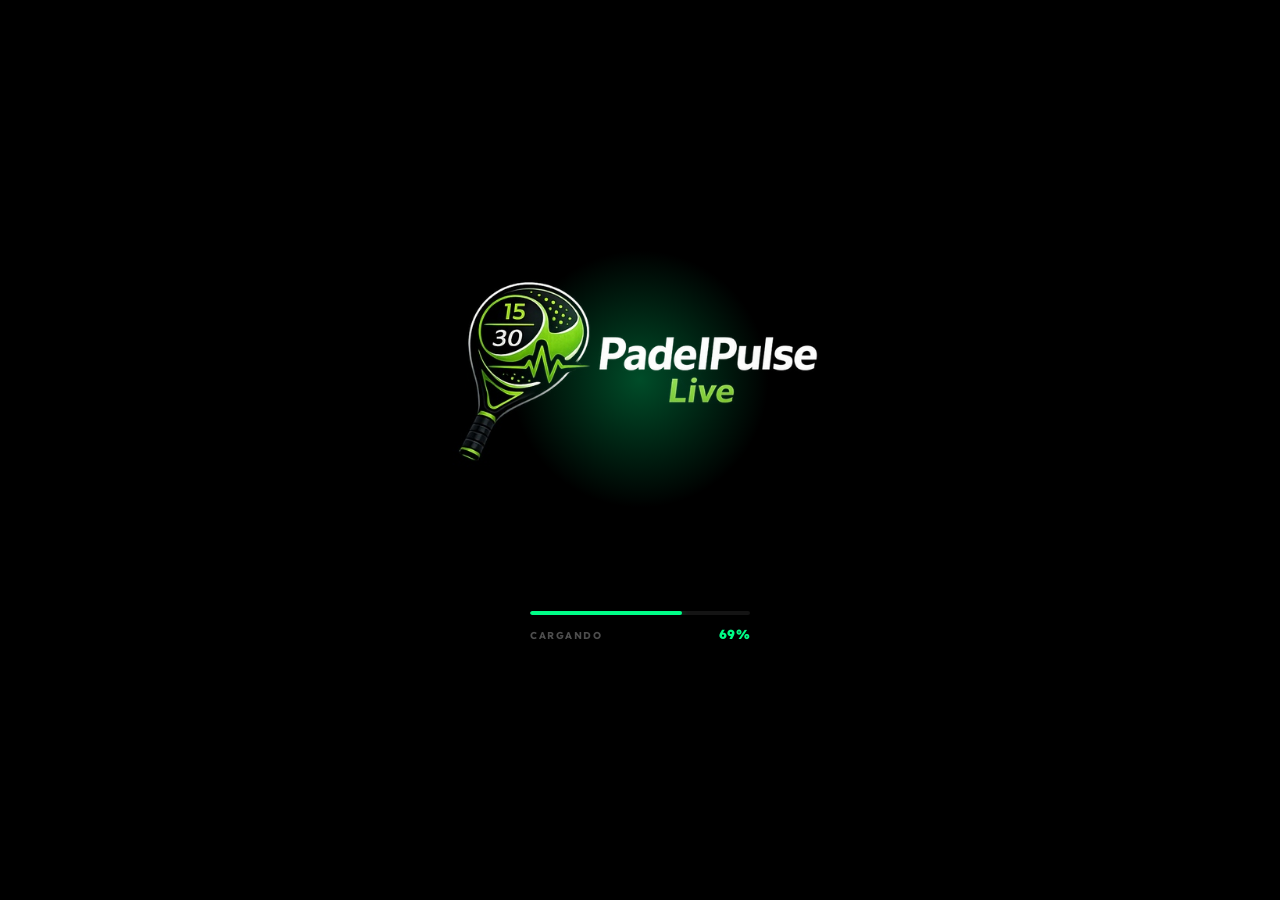
<file: PadelPulse-Movil/mobile/src/main/assets/code.html>
<!DOCTYPE html>
<html lang="es" class="dark">
<head>
<meta charset="UTF-8">
<meta name="viewport" content="width=device-width, initial-scale=1.0, maximum-scale=1.0, user-scalable=no, viewport-fit=cover">
<meta name="theme-color" content="#0e0e0e">
<meta name="color-scheme" content="dark">
<title>PadelPulse Live</title>
<!-- Todo local: la app funciona sin conexion (pista sin cobertura) -->
<link rel="stylesheet" href="fonts/fonts.css">
<link rel="stylesheet" href="tailwind.css">
<style>
*{-webkit-tap-highlight-color:transparent;user-select:none;box-sizing:border-box;}
html{height:100%;touch-action:manipulation;background:#000;overflow:hidden;}
body{margin:0;padding:0;background:#000;height:100vh;height:100dvh;width:100vw;overflow:hidden;font-family:'Lexend',sans-serif;}

/* Mobile: full screen */
.watch-frame{
    width:100vw;height:100vh;height:100dvh;
    background:transparent;
    position:relative;
    display:flex;flex-direction:column;
    overflow-y:auto;
    /* deja sitio a la barra fija de abajo, contando el gesto del sistema */
    padding-bottom:calc(76px + env(safe-area-inset-bottom,0px));
}

/* Responsive: adapt fluidly without mobile frame */
@media(max-width:320px){ 
    html { font-size: 14px; }
}
@media(max-width:280px){ 
    html { font-size: 12px; }
}
.pp-flag{font-size:1.35em;line-height:1;display:inline-block;filter:saturate(1.1);}
/* Iconografia local (subset de Material Symbols, 105 glifos, 78 KB) */
.material-symbols-outlined{
    font-family:'PadelPulse Icons';font-weight:normal;font-style:normal;
    line-height:1;letter-spacing:normal;text-transform:none;display:inline-block;
    white-space:nowrap;word-wrap:normal;direction:ltr;-webkit-font-feature-settings:'liga';
    -webkit-font-smoothing:antialiased;font-variation-settings:'FILL' 0,'wght' 400,'GRAD' 0,'opsz' 24;
    transition:font-variation-settings .2s ease;
}
.material-symbols-outlined.filled{font-variation-settings:'FILL' 1,'wght' 400,'GRAD' 0,'opsz' 24;}
/* Mientras el pase de iconos no ha corrido, no se ve el nombre en texto plano */
.material-symbols-outlined:not([data-ico]){color:transparent;}
.pulse-glow{box-shadow:0 0 20px rgba(0,253,135,0.4);}
.scale-press{transition:transform 0.15s cubic-bezier(0.4,0,0.2,1), filter 0.15s;}
.scale-press:active{transform:scale(0.92); filter:brightness(0.8);}
@keyframes pulse{0%,100%{opacity:1}50%{opacity:0.4}}
.animate-pulse-slow{animation:pulse 2s ease infinite;}
@keyframes slideUp{from{transform:translateY(20px);opacity:0}to{transform:translateY(0);opacity:1}}
.slide-up{animation:slideUp 0.3s cubic-bezier(0.34,1.56,0.64,1) forwards;}
@keyframes scoreFlash{0%{transform:scale(1) translateY(0);filter:brightness(1)} 30%{transform:scale(1.25) translateY(-8px);filter:brightness(1.5)} 100%{transform:scale(1) translateY(0);filter:brightness(1)}}
.score-flash{animation:scoreFlash 0.4s cubic-bezier(0.175, 0.885, 0.32, 1.275);}
.mic-active{animation:pulse 0.8s ease infinite;box-shadow:0 0 20px rgba(255,113,108,0.5);}
.scrollable{overflow-y:auto;-webkit-overflow-scrolling:touch;}
.scrollable::-webkit-scrollbar{display:none;}
input[type=range]{-webkit-appearance:none;appearance:none;height:4px;background:#262626;border-radius:2px;outline:none;}
input[type=range]::-webkit-slider-thumb{-webkit-appearance:none;width:20px;height:20px;background:#00fd87;border-radius:50%;cursor:pointer;}
input[type=text]{-webkit-user-select:text;user-select:text;}
.countdown-ring{transform:rotate(-90deg);transform-origin:50% 50%;}
@keyframes timerWarn{0%,100%{opacity:1}50%{opacity:0.3}}
.timer-warn{animation:timerWarn 0.5s ease infinite;}
@keyframes fadeIn{from{opacity:0}to{opacity:1}}
@keyframes fadeOut{from{opacity:1}to{opacity:0}}
@keyframes slideDown{from{transform:translateX(-50%) translateY(-20px);opacity:0}to{transform:translateX(-50%) translateY(0);opacity:1}}
@keyframes splashFadeIn{from{opacity:0;transform:scale(0.85)}to{opacity:1;transform:scale(1)}}
@keyframes splashFadeOut{from{opacity:1;transform:scale(1)}to{opacity:0;transform:scale(1.05)}}
.splash-in{animation:splashFadeIn 0.5s cubic-bezier(0.34,1.56,0.64,1) forwards;}
.splash-out{animation:splashFadeOut 0.4s ease forwards;}
@keyframes splashPulse{0%,100%{box-shadow:0 0 0 0 rgba(0,253,135,0.4)}70%{box-shadow:0 0 0 20px rgba(0,253,135,0)}}
.splash-glow{animation:splashPulse 1.5s ease infinite;}
@keyframes dotAppear{from{opacity:0;transform:translateY(6px)}to{opacity:1;transform:translateY(0)}}
@keyframes scoreAnnounceIn{from{opacity:0;transform:translate(-50%,-50%) scale(0.8)}to{opacity:1;transform:translate(-50%,-50%) scale(1)}}
@keyframes scoreAnnounceOut{from{opacity:1;transform:translate(-50%,-50%) scale(1)}to{opacity:0;transform:translate(-50%,-50%) scale(0.9)}}

/* V4 Mesh Background */
.mesh-bg { position:fixed; top:0; left:0; width:100vw; height:100vh; height:100dvh; z-index:0; overflow:hidden; pointer-events:none; background: radial-gradient(circle at 50% 50%, rgba(20,20,20,0) 0%, #000 100%); }
.blob { position:absolute; filter:blur(90px) opacity(0.35); border-radius:50%; z-index:-1; pointer-events:none; transition:background 1s ease, transform 1s ease; }
@keyframes float1 { 0%,100% { transform: translate(0px, 0px) scale(1); } 33% { transform: translate(5vw, -5vh) scale(1.1); } 66% { transform: translate(-5vw, 5vh) scale(0.9); } }
@keyframes float2 { 0%,100% { transform: translate(0px, 0px) scale(1); } 33% { transform: translate(-5vw, 5vh) scale(0.9); } 66% { transform: translate(5vw, -5vh) scale(1.1); } }
.blob-a { top:-20%; left:-10%; width:70vw; height:70vw; max-width:800px; max-height:800px; animation:float1 18s infinite ease-in-out; }
.blob-b { bottom:-20%; right:-10%; width:70vw; height:70vw; max-width:800px; max-height:800px; animation:float2 22s infinite ease-in-out; }

/* ═══ MOBILE VIEWPORT-FIT ═══ */
@media (max-width:1023px) {
  .dk-score-num,
  #score-A, #score-B { font-size:clamp(5rem,22vw,10rem) !important; line-height:1 !important; }
}

/* ═══ DESKTOP VIEWPORT-FIT ═══ */
/* Forces ALL height-consuming elements to use viewport-relative units on desktop */
@media (min-width:1024px) {
  /* Header */
  .dk-header { padding-top:1.5vh !important; padding-bottom:0.8vh !important; }
  .dk-header img { height:8vh !important; }

  /* Main content area */
  .dk-main { padding-top:1vh !important; padding-bottom:1vh !important; }

  /* Left panel glass card */
  .dk-glass-left { padding:1.5vh 1rem !important; border-radius:2rem !important; }
  .dk-glass-left .dk-stats-row { margin-bottom:1vh !important; }
  .dk-glass-left .dk-stats-label { font-size:clamp(10px,1.5vh,18px) !important; margin-bottom:0.5vh !important; }
  .dk-glass-left .dk-stats-score { font-size:clamp(24px,5vh,60px) !important; }
  .dk-glass-left .dk-stats-name { font-size:clamp(8px,1.4vh,20px) !important; }
  .dk-glass-left .dk-stats-divider { height:clamp(16px,4vh,40px) !important; }

  /* Big score display */
  .dk-score-num { font-size:clamp(6rem,25vh,18rem) !important; line-height:0.9 !important; }
  .dk-score-sep { font-size:clamp(3rem,13vh,10rem) !important; }
  .dk-score-name { font-size:clamp(10px,2.2vh,30px) !important; }
  .dk-score-label { font-size:clamp(10px,2vh,24px) !important; margin-bottom:0.5vh !important; }
  .dk-score-area { margin-bottom:1vh !important; gap:1.5vw !important; }
  .dk-score-mt { margin-top:0 !important; }

  /* Right panel glass card */
  .dk-glass-right { padding:1.5vh 1rem !important; border-radius:2rem !important; }
  .dk-btn-add { padding-top:2.5vh !important; padding-bottom:2.5vh !important; border-radius:1.5rem !important; }
  .dk-btn-add .material-symbols-outlined { font-size:clamp(18px,3.5vh,48px) !important; }
  .dk-btn-add span:last-child { font-size:clamp(10px,1.8vh,20px) !important; }
  .dk-btn-sub { padding-top:1vh !important; padding-bottom:1vh !important; }
  .dk-btn-sub .material-symbols-outlined { font-size:clamp(12px,2vh,24px) !important; }
  .dk-btn-sub span:last-child { font-size:clamp(8px,1.4vh,16px) !important; }
  .dk-btn-action { padding-top:1vh !important; padding-bottom:1vh !important; }
  .dk-btn-action .material-symbols-outlined { font-size:clamp(12px,1.8vh,20px) !important; }
  .dk-grid-add { gap:1vh !important; margin-bottom:1vh !important; }
  .dk-grid-sub { gap:0.8vh !important; margin-bottom:0.8vh !important; }
  .dk-grid-act { gap:0.8vh !important; }

  /* Footer */
  .dk-footer { padding-top:0.5vh !important; padding-bottom:0.5vh !important; }

  /* Bottom Nav */
  .dk-nav button { padding-top:0.8vh !important; padding-bottom:0.8vh !important; }
  .dk-nav .material-symbols-outlined { font-size:clamp(16px,2.5vh,28px) !important; }
  .dk-nav span:last-child { font-size:clamp(7px,1vh,11px) !important; }
}
</style>
</head>
<body style="background:#0e0e0e;margin:0;padding:0;position:relative;">
<div class="mesh-bg">
    <div class="blob blob-a" id="blob-a"></div>
    <div class="blob blob-b" id="blob-b"></div>
</div>
<div id="app" style="width:100vw;min-height:100vh;min-height:100dvh;background:transparent;display:flex;align-items:center;justify-content:center;font-family:'Lexend',sans-serif;z-index:10;position:relative;">
    <div style="width:44px;height:44px;border:3px solid #1a1a1a;border-top-color:#00fd87;border-radius:50%;animation:_spin 1s linear infinite;"></div>
</div>
<style>@keyframes _spin{to{transform:rotate(360deg)}}</style>
<script>
const LOGO_BASE64 = "[data-uri]";

// ═══════════════════════════════════════════
// ICONOGRAFIA LOCAL
// Los <span class="material-symbols-outlined">nombre</span> siguen escribiendose
// con el nombre del icono; este pase lo convierte al glifo del subset embebido.
// ═══════════════════════════════════════════
const PP_ICONS={add:"\ue145",add_circle:"\ue147",arrow_back:"\ue5c4",arrow_back_ios:"\ue5e0",arrow_forward_ios:"\ue5e1",auto_awesome:"\ue65f",balance:"\ueaf6",bar_chart:"\ue26b",bluetooth:"\ue1a7",bluetooth_connected:"\ue1a8",bluetooth_disabled:"\ue1a9",bolt:"\uea0b",brightness_6:"\ue3ab",cancel:"\ue5c9",celebration:"\uea65",chat:"\ue0b7",check:"\ue5ca",check_circle:"\ue86c",circle:"\uef4a",close:"\ue14c",colorize:"\ue3b8",content_copy:"\ue14d",dark_mode:"\ue51c",dashboard:"\ue871",delete:"\ue872",delete_sweep:"\ue16c",devices:"\ue1b1",directions_run:"\ue566",do_not_disturb_on:"\ue15c",done:"\ue876",ecg_heart:"\uf6e9",edit:"\ue150",equalizer:"\ue01d",error:"\ue000",favorite:"\ue87d",flag:"\ue153",format_paint:"\ue243",graphic_eq:"\ue1b8",grid_view:"\ue9b0",group:"\ue7ef",hiking:"\ue50a",history:"\ue28e",home:"\ue88a",insights:"\uf092",ios_share:"\ue6b8",keyboard_arrow_down:"\ue313",keyboard_arrow_up:"\ue316",language:"\ue894",leaderboard:"\uf20c",light_mode:"\ue518",link:"\ue157",link_off:"\ue16f",list_alt:"\ue0ee",local_fire_department:"\uea05",lock:"\ue88d",lock_open:"\ue898",menu:"\ue5d2",mic:"\ue029",mic_off:"\ue02b",military_tech:"\uea3f",monitor_heart:"\ueaa2",monitoring:"\uf190",more_horiz:"\ue5d3",palette:"\ue3b7",password:"\uf042",pause:"\ue034",person:"\ue7fd",play_arrow:"\ue037",qr_code_2:"\ue00a",radio_button_checked:"\ue837",radio_button_unchecked:"\ue836",record_voice_over:"\ue91f",refresh:"\ue5d5",remove:"\ue15b",restart_alt:"\uf053",schedule:"\ue192",scoreboard:"\uebd0",script:"\uf45f",settings:"\ue8b8",settings_suggest:"\uf05e",share:"\ue80d",signal_cellular_alt:"\ue202",smart_toy:"\uf06c",speed:"\ue9e4",sports_tennis:"\uea32",square:"\ueb36",stadium:"\ueb90",style:"\ue41d",swap_horiz:"\ue8d4",sync:"\ue627",sync_alt:"\uea18",sync_disabled:"\ue628",timer:"\ue425",toast:"\uefc1",toggle_off:"\ue9f5",toggle_on:"\ue9f6",trophy:"\ue71a",tune:"\ue429",undo:"\ue166",visibility:"\ue417",volume_off:"\ue04f",volume_up:"\ue050",warning:"\ue002",watch:"\ue334",workspace_premium:"\ue7af"};
function paintIcons(root){
    const scope = root || document;
    scope.querySelectorAll('.material-symbols-outlined:not([data-ico])').forEach(el=>{
        const name = el.textContent.trim();
        const glyph = PP_ICONS[name];
        if(glyph){ el.setAttribute('data-ico', name); el.textContent = glyph; }
        else if(name.length === 1){ el.setAttribute('data-ico','raw'); }
        else { el.setAttribute('data-ico','?'); el.textContent = PP_ICONS.circle || ''; }
    });
}
// Los modales/toasts se inyectan fuera de render(): un observer los cubre todos.
try{
    new MutationObserver(muts=>{
        for(const m of muts){ if(m.addedNodes.length){ paintIcons(document); return; } }
    }).observe(document.documentElement,{childList:true,subtree:true});
}catch(e){}

// ═══════════════════════════════════════════
// STATE
// ═══════════════════════════════════════════
const POINT_LABELS = ['0','15','30','40'];

const defaultState = () => ({
    teamA:{ name:'', points:0, games:0, sets:0, playerA:'', playerB:'' },
    teamB:{ name:'', points:0, games:0, sets:0, playerA:'', playerB:'' },
    setsHistory:[], currentSet:1,
    serving:'A', deuce:false, advantage:null,
    goldenPoint:false, superTiebreak:false, bestOf:3, playingExtraSet:false,
    tiebreak:false, tiebreakPoints:{A:0,B:0}, tiebreakServing:'A', tiebreakServCount:0,
    matchOver:false, matchWinner:null,
    gameTime:0, timerRunning:true,
    betweenPoints:false, betweenTimer:0, betweenMax:20,
    soundEnabled:true, brightness:100, voiceActive:false,
    theme:'neon', lang:'es',
    currentView:'home',
    history:[], activityLog:[],
    faults:{ A:{doubleFault:0,footFault:0,warning:0}, B:{doubleFault:0,footFault:0,warning:0} },
    heartRate:0, calories:0, distanceKm:0.0,
    momentum:[],
    serveTimerEnabled:false, serveTimerSeconds:20,
    firstServeFault:false
});

let timerInterval = null, betweenInterval = null;
let recognition = null, audioCtx = null;

let SPECTATOR = false; // modo solo lectura si viene de URL compartida

function loadState(){
    // 1. Intentar cargar desde URL (modo espectador)
    try{
        const hash = window.location.hash.slice(1);
        if(hash.startsWith('c=')){
            const code = hash.slice(2).toUpperCase();
            SPECTATOR = true;
            let ds = defaultState();
            ds.voiceActive = false; ds.timerRunning = false;
            ds.cloudCode = code;
            setTimeout(() => { if(window.joinCloudMatch) window.joinCloudMatch(code); }, 500);
            return ds;
        }
        if(hash.startsWith('pp=')){
            const encoded = hash.slice(3);
            let decoded;
            try { decoded = JSON.parse(decodeURIComponent(escape(atob(encoded)))); }
            catch(err) { decoded = JSON.parse(decodeURIComponent(atob(encoded))); }
            let ds = defaultState();
            if (Array.isArray(decoded) && decoded[0] === 1) {
                ds.teamA.name=decoded[1]; ds.teamA.games=decoded[2]; ds.teamA.sets=decoded[3]; ds.teamA.points=decoded[4]; ds.teamA.playerA=decoded[5]; ds.teamA.playerB=decoded[6];
                ds.teamB.name=decoded[7]; ds.teamB.games=decoded[8]; ds.teamB.sets=decoded[9]; ds.teamB.points=decoded[10]; ds.teamB.playerA=decoded[11]; ds.teamB.playerB=decoded[12];
                ds.setsHistory=decoded[13]; ds.currentSet=decoded[14]; ds.serving=decoded[15];
                ds.deuce=decoded[16]; ds.advantage=decoded[17]; ds.tiebreak=decoded[18];
                ds.tiebreakPoints={A:decoded[19], B:decoded[20]};
                ds.matchOver=decoded[21]; ds.matchWinner=decoded[22]; ds.gameTime=decoded[23]; ds.theme=decoded[24];
            } else {
                ds = { ...ds, ...decoded };
            }
            SPECTATOR = true;
            ds.voiceActive = false;
            ds.timerRunning = false;
            return ds;
        }
    }catch(e){}
    // 2. Cargar desde localStorage — merge with defaultState to ensure new fields exist
    try{
        const s=localStorage.getItem('pp_state_v4');
        if(s){
            const saved=JSON.parse(s);
            const merged=Object.assign(defaultState(), saved);
            return merged;
        }
    }catch(e){}
    return defaultState();
}

// ═══════════════════════════════════════════════════════════════════
// PPSync — sincronizacion con el reloj (protocolo v3)
// Espejo de docs/PROTOCOLO_SINCRONIZACION.md y de sync/SyncProtocol.kt.
// Si cambias un mensaje aqui, cambialo tambien en las dos apps Kotlin.
// ═══════════════════════════════════════════════════════════════════
const PP_PROTO = 3;
const PP_PATH = {
    hello:'/padel/hello', pair:'/padel/pair', state:'/padel/state',
    cmd:'/padel/cmd', settings:'/padel/settings', health:'/padel/health',
    // v2
    legacySync:'/padel/sync', legacyPoint:'/padel/point', legacyBt:'/padel/bt'
};

const PPSync = {
    // ── Estado del enlace (lo pinta la UI) ──
    connected:false,          // hay un reloj alcanzable
    paired:false,             // el reloj ha confirmado el codigo
    watchName:'',
    code:'',                  // codigo de 4 digitos que muestra el movil
    autoPair:true,            // aceptar vinculacion sin teclear codigo
    lastSync:0,
    watchApp:'',
    watchProto:0,
    protoMismatch:false,
    health:{hr:0,kcal:0,km:0,steps:0},
    _applyingRemote:false,
    _seq:0,
    _lastWatchSeq:-1,
    _pushTimer:null,
    _lastPushed:'',

    get bridge(){ return (typeof window!=='undefined' && window.AndroidBridge) ? window.AndroidBridge : null; },

    /** SOLO | PHONE | WATCH a partir de S.syncMode (que conserva los nombres de la UI). */
    mode(){
        const m = (S && S.syncMode ? String(S.syncMode) : 'SOLO').toUpperCase();
        if(m==='MOVIL_MANDA'||m==='PHONE'||m==='MOVIL') return 'PHONE';
        if(m==='RELOJ_MANDA'||m==='WATCH'||m==='RELOJ') return 'WATCH';
        return 'SOLO';
    },
    isMaster(){ return this.mode()==='PHONE'; },
    isRemoteControlled(){ return this.mode()==='WATCH'; },

    nextSeq(){
        const b=this.bridge;
        if(b && b.nextSeq){ try{ return parseInt(b.nextSeq(),10)||(++this._seq); }catch(e){} }
        return ++this._seq;
    },

    init(){
        try{
            const saved = localStorage.getItem('pp_pair_code');
            this.code = saved || this.generateCode();
            this.autoPair = localStorage.getItem('pp_auto_pair')!=='0';
            const b=this.bridge;
            if(b){
                if(b.loadPairing){
                    const p=JSON.parse(b.loadPairing()||'{}');
                    if(p.code) this.code=p.code;
                    this.paired=!!p.paired;
                }
                if(b.isWatchConnected) this.connected=!!b.isWatchConnected();
                if(b.watchName) this.watchName=b.watchName()||'';
                if(b.refreshConnection) b.refreshConnection();
            }
            localStorage.setItem('pp_pair_code', this.code);
        }catch(e){}
    },

    generateCode(){
        const c = String(Math.floor(1000+Math.random()*9000));
        try{ localStorage.setItem('pp_pair_code', c); }catch(e){}
        return c;
    },

    regenerateCode(){
        this.code = this.generateCode();
        this.paired = false;
        this.persistPairing();
        render();
        showToast('🔐 Codigo nuevo: '+this.code, 2500);
    },

    persistPairing(){
        const b=this.bridge;
        if(b && b.savePairing){ try{ b.savePairing(this.code, this.paired); }catch(e){} }
        try{ localStorage.setItem('pp_pair_code', this.code); }catch(e){}
    },

    send(path, obj){
        const b=this.bridge;
        if(!b || !b.send) return false;
        const msg = Object.assign({v:PP_PROTO, src:'phone', seq:this.nextSeq(), ts:Date.now()}, obj);
        try{ b.send(path, JSON.stringify(msg)); return true; }catch(e){ return false; }
    },

    // ── Construccion del estado canonico ──
    setsWon(team){
        return (S.setsHistory||[]).filter(s=>s.winner===team).length;
    },

    buildState(){
        return {
            mode:this.mode(),
            match:{
                bestOf:S.bestOf||3,
                goldenPoint:!!S.goldenPoint,
                superTieBreak:!!S.superTiebreak,
                currentSet:S.currentSet||1
            },
            teams:{
                A:{ name:S.teamA.name||'LOCAL',  pts:Math.max(0,Math.min(3,S.teamA.points|0)), games:S.teamA.games|0, sets:this.setsWon('A') },
                B:{ name:S.teamB.name||'VISITA', pts:Math.max(0,Math.min(3,S.teamB.points|0)), games:S.teamB.games|0, sets:this.setsWon('B') }
            },
            flags:{
                deuce:!!S.deuce,
                adv:S.advantage||'',            // nunca null: el reloj leia "null" como texto
                tiebreak:!!S.tiebreak,
                superTiebreak:!!S.superTiebreak,
                goldenPointActive:!!(S.deuce && S.goldenPoint),
                serving:S.serving||'A',
                faults:S.firstServeFault?1:0,
                over:!!S.matchOver,
                winner:S.matchWinner||''
            },
            tb:{
                A:(S.tiebreakPoints&&S.tiebreakPoints.A)|0,
                B:(S.tiebreakPoints&&S.tiebreakPoints.B)|0,
                serving:S.tiebreakServing||'A',
                n:S.tiebreakServCount|0
            },
            health:{ hr:S.heartRate|0, kcal:S.calories|0, km:+(S.distanceKm||0) },
            clock:S.gameTime|0
        };
    },

    /** Aplica un estado del reloj. No recalcula nada: el maestro ya lo hizo. */
    applyState(st){
        if(!st || !st.teams) return;
        this._applyingRemote = true;
        try{
            const A=st.teams.A||{}, B=st.teams.B||{}, f=st.flags||{}, tb=st.tb||{};
            S.teamA.points = Math.max(0,Math.min(3, (A.pts!==undefined?A.pts:A.points)|0));
            S.teamB.points = Math.max(0,Math.min(3, (B.pts!==undefined?B.pts:B.points)|0));
            S.teamA.games  = A.games|0;
            S.teamB.games  = B.games|0;
            if(A.name) S.teamA.name = A.name;
            if(B.name) S.teamB.name = B.name;

            // Sets: el reloj manda el numero, aqui reconstruimos el historial
            // para que las vistas de sets y estadisticas cuadren.
            this.rebuildSetsHistory(A.sets|0, B.sets|0);

            S.deuce = !!f.deuce;
            S.advantage = (f.adv && f.adv!=='null' && f.adv!=='') ? f.adv
                        : ((f.advantage && f.advantage!=='null' && f.advantage!=='') ? f.advantage : null);
            S.tiebreak = !!f.tiebreak;
            S.superTiebreak = !!f.superTiebreak;
            if(f.serving) S.serving = f.serving;
            S.firstServeFault = (f.faults|0) > 0;

            S.tiebreakPoints = { A:tb.A|0, B:tb.B|0 };
            if(tb.serving) S.tiebreakServing = tb.serving;
            S.tiebreakServCount = tb.n|0;

            if(st.match){
                if(st.match.bestOf) S.bestOf = st.match.bestOf;
                if(typeof st.match.goldenPoint==='boolean') S.goldenPoint = st.match.goldenPoint;
                if(st.match.currentSet) S.currentSet = st.match.currentSet;
            }
            if(typeof st.clock==='number' && st.clock>0) S.gameTime = st.clock;
            if(st.health) this.applyHealth(st.health);

            const wasOver = S.matchOver;
            S.matchOver = !!f.over;
            S.matchWinner = (f.winner && f.winner!=='null' && f.winner!=='') ? f.winner : null;

            this.lastSync = Date.now();
            saveStateOnly();
            render();
            if(S.matchOver && !wasOver && typeof showMatchOver==='function'){
                showMatchOver(S.matchWinner||'A');
            }
        }catch(e){
            console.error('PPSync.applyState', e);
        }finally{
            this._applyingRemote = false;
        }
    },

    rebuildSetsHistory(setsA, setsB){
        const curA=this.setsWon('A'), curB=this.setsWon('B');
        if(curA===setsA && curB===setsB) return;
        const hist=[];
        for(let k=0;k<setsA;k++) hist.push({winner:'A', a:6, b:0});
        for(let k=0;k<setsB;k++) hist.push({winner:'B', a:0, b:6});
        S.setsHistory = hist;
        S.currentSet = setsA + setsB + 1;
    },

    applyHealth(h){
        if(!h) return;
        const hr=(h.hr!==undefined?h.hr:h.heartRate)|0;
        const kcal=(h.kcal!==undefined?h.kcal:h.calories)|0;
        const km=+(h.km!==undefined?h.km:h.distanceKm)||0;
        this.health={hr:hr, kcal:kcal, km:km, steps:h.steps|0};
        if(hr>0) S.heartRate = hr;
        // El reloj es la fuente de verdad: el movil deja de estimar calorias.
        if(kcal>0 || km>0){
            S.healthFromWatch = true;
            S.calories = kcal;
            S.distanceKm = km;
        }
    },

    // ── Salidas ──

    /**
     * Difunde el estado. Solo si mandamos nosotros.
     * Un punto dispara varios saveState(), asi que agrupamos: un envio cada
     * 120 ms como mucho, y nunca dos veces el mismo estado. Cada mensaje por
     * Bluetooth cuesta bateria en la muñeca.
     */
    push(){
        if(this._applyingRemote) return;
        if(!this.paired || !this.isMaster()) return;
        if(this._pushTimer) return;
        this._pushTimer = setTimeout(()=>{
            this._pushTimer = null;
            if(this._applyingRemote || !this.paired || !this.isMaster()) return;
            const st = this.buildState();
            const json = JSON.stringify(st);
            if(json === this._lastPushed) return;
            this._lastPushed = json;
            this.send(PP_PATH.state, st);
            this.lastSync = Date.now();
        }, 120);
    },

    /** Fuerza el envio inmediato saltandose la agrupacion (boton Sincronizar). */
    pushNow(){
        if(!this.paired || !this.isMaster()) return;
        if(this._pushTimer){ clearTimeout(this._pushTimer); this._pushTimer = null; }
        const st = this.buildState();
        this._lastPushed = JSON.stringify(st);
        this.send(PP_PATH.state, st);
        this.lastSync = Date.now();
    },

    /** Manda una accion cuando el maestro es el reloj. */
    cmd(action, team){
        if(this._applyingRemote) return;
        if(!this.paired || !this.isRemoteControlled()) return;
        this.send(PP_PATH.cmd, team ? {action:action, team:team} : {action:action});
    },

    /** Punto unico tras cualquier accion local sobre el marcador. */
    onLocalAction(action, team){
        if(this.isMaster()) this.push();
        else if(this.isRemoteControlled()) this.cmd(action, team);
    },

    sendSettings(){
        if(!this.paired) return;
        this.send(PP_PATH.settings, {
            lang:S.lang||'es',
            theme:S.theme||'neon',
            color:(typeof T==='function' ? (T().primary||'#00FD87') : '#00FD87'),
            goldenPoint:!!S.goldenPoint,
            superTieBreak:!!S.superTiebreak,
            bestOf:S.bestOf||3,
            maxSets:S.bestOf||3,
            nameA:S.teamA.name||'LOCAL',
            nameB:S.teamB.name||'VISITA',
            mode:this.mode()
        });
    },

    hello(){
        this.send(PP_PATH.hello, {app:'1.2.0', proto:PP_PROTO, mode:this.mode(), paired:this.paired});
    },

    requestHealth(){ this.send(PP_PATH.health, {request:true}); },

    // ── Entradas desde Kotlin ──

    onConnection(connected, name){
        const was=this.connected;
        this.connected=!!connected;
        this.watchName=name||this.watchName;
        if(this.connected && !was){
            this.hello();
            if(this.paired){ this.sendSettings(); this.push(); }
        }
        if(!this.connected) this._lastWatchSeq=-1;
        if(typeof render==='function' && !SPECTATOR) render();
    },

    /** Vacia el buzon de mensajes que llegaron con la app cerrada. */
    drainNative(json){
        let list=[];
        try{ list=JSON.parse(json||'[]'); }catch(e){ return; }
        list.forEach(m=>{ try{ this.onNative(m.path, m.payload); }catch(e){} });
    },

    onNative(path, payload){
        let obj;
        try{ obj = JSON.parse(payload); }catch(e){ return; }

        // Anti-eco: descartamos lo repetido o desordenado
        const seq = +obj.seq || 0;
        if(seq > 0){
            if(seq <= this._lastWatchSeq) return;
            this._lastWatchSeq = seq;
        }
        this.connected = true;

        switch(path){
            case PP_PATH.hello:
                this.watchApp = obj.app||'';
                this.watchProto = +obj.proto||0;
                this.protoMismatch = this.watchProto>0 && this.watchProto!==PP_PROTO;
                if(this.protoMismatch){
                    showToast('⚠️ Actualiza la app del reloj: protocolo v'+this.watchProto+' vs v'+PP_PROTO, 4000, true);
                }
                if(this.paired) this.sendSettings();
                render();
                break;

            case PP_PATH.pair:
            case PP_PATH.legacyBt:
                this.onPairRequest(obj);
                break;

            case PP_PATH.state:
            case PP_PATH.legacySync:
                // Solo obedecemos al reloj cuando el reloj es el maestro
                if(this.mode()!=='WATCH') { if(obj.health) this.applyHealth(obj.health); break; }
                this.applyState(obj.snapshot ? JSON.parse(obj.snapshot) : obj);
                break;

            case PP_PATH.cmd:
            case PP_PATH.legacyPoint:
                this.onCommand(obj);
                break;

            case PP_PATH.settings:
                this.onSettings(obj);
                break;

            case PP_PATH.health:
                this.applyHealth(obj);
                render();
                break;
        }
    },

    onPairRequest(obj){
        const action = obj.action||'request';
        const code = String(obj.code||'');
        if(action!=='request' && !obj.code) return;

        const ok = (code===this.code) || (this.autoPair && (code==='AUTO'||code===''));
        if(ok){
            this.paired = true;
            this.persistPairing();
            this.send(PP_PATH.pair, {action:'accept', code:this.code, device:'movil'});
            const b=this.bridge; if(b&&b.vibrate) b.vibrate(60);
            showToast('⌚ Reloj vinculado'+(obj.device?' — '+obj.device:''), 2600);
            this.sendSettings();
            this.pushNow();
        }else{
            this.send(PP_PATH.pair, {action:'reject', code:this.code});
            showToast('⚠️ El codigo del reloj no coincide ('+code+')', 3000, true);
        }
        render();
    },

    onCommand(obj){
        // Un comando solo se obedece si el maestro somos nosotros
        if(!this.isMaster()) return;
        const team = obj.team || (obj.action==='point_B' ? 'B' : 'A');
        switch(obj.action){
            case 'point': case 'point_A': case 'point_B': addPoint(team); break;
            case 'minus': removePoint(team); break;
            case 'undo':  undoPoint(); break;
            case 'fault': if(typeof addFault==='function') addFault(S.serving,'doubleFault'); break;
            case 'serve': S.serving = team; saveState(); render(); break;
            case 'reset': if(typeof newMatch==='function') newMatch(); break;
        }
        this.push();
    },

    onSettings(obj){
        let changed=false;
        if(obj.lang && obj.lang!==S.lang){ S.lang=obj.lang; if(typeof setLang==='function') setLang(obj.lang); changed=true; }
        if(obj.theme && obj.theme!==S.theme){ S.theme=obj.theme; changed=true; }
        if(typeof obj.goldenPoint==='boolean'){ S.goldenPoint=obj.goldenPoint; changed=true; }
        const bo = obj.bestOf || obj.maxSets;
        if(bo && [1,3,5].includes(+bo)){ S.bestOf=+bo; changed=true; }
        if(obj.nameA){ S.teamA.name=obj.nameA; changed=true; }
        if(obj.nameB){ S.teamB.name=obj.nameB; changed=true; }
        if(obj.mode){
            const m = String(obj.mode).toUpperCase();
            const mapped = (m==='PHONE'||m==='MOVIL_MANDA') ? 'MOVIL_MANDA'
                         : (m==='WATCH'||m==='RELOJ_MANDA') ? 'RELOJ_MANDA' : 'SOLO';
            if(mapped!==S.syncMode){ S.syncMode=mapped; changed=true; }
        }
        if(changed){ saveStateOnly(); render(); }
    },

    /** Texto corto de estado para la UI. */
    statusLabel(){
        if(!this.connected) return i2('SIN RELOJ','NO WATCH');
        if(!this.paired)    return i2('SIN VINCULAR','NOT LINKED');
        if(this.protoMismatch) return i2('ACTUALIZA','UPDATE');
        return i2('CONECTADO','CONNECTED');
    },
    statusColor(){
        if(!this.connected) return '#FF4E50';
        if(!this.paired || this.protoMismatch) return '#FFB020';
        return (typeof tc!=='undefined' && tc.primary) ? tc.primary() : '#00FD87';
    }
};

/** Mini helper: texto en espanol o ingles segun el idioma activo. */
function i2(es, en){ return (S && S.lang==='es') ? es : en; }

window.PPSync = PPSync;

// ═══════════════════════════════════════════════════════════════════
// Panel de sincronizacion con el reloj (pantalla de Ajustes).
// Se sigue llamando BT porque es el nombre que usa SettingsView, pero ya no
// habla Web Bluetooth: el transporte es Wearable MessageClient via PPSync.
// ═══════════════════════════════════════════════════════════════════
const BT = {
    get pairingCode(){ return PPSync.code; },
    set pairingCode(v){ PPSync.code = v; },
    get connected(){ return PPSync.connected && PPSync.paired; },

    generateCode(){ return PPSync.generateCode(); },
    regenerate(){ PPSync.regenerateCode(); },

    setMode(mode){
        S.syncMode = mode;
        saveState();
        PPSync.sendSettings();
        if(mode!=='SOLO' && !PPSync.connected){
            showToast(i2('Abre PadelPulse en el reloj','Open PadelPulse on the watch'), 3000);
        }
        if(PPSync.isMaster()) PPSync.push();
        render();
    },

    toggleAutoPair(){
        PPSync.autoPair = !PPSync.autoPair;
        try{ localStorage.setItem('pp_auto_pair', PPSync.autoPair?'1':'0'); }catch(e){}
        render();
    },

    unlink(){
        PPSync.paired = false;
        PPSync.persistPairing();
        showToast(i2('Reloj desvinculado','Watch unlinked'), 2200, true);
        render();
    },

    resync(){
        PPSync.hello();
        PPSync.sendSettings();
        if(PPSync.isMaster()) PPSync.pushNow(); else PPSync.requestHealth();
        showToast(i2('Reenviando al reloj…','Resyncing…'), 1800);
    },

    panel(){
        const p = tc.primary(), mu = tc.muted(), su = tc.surf2();
        const st = PPSync.statusColor();
        const label = PPSync.statusLabel();
        const mode = S.syncMode || 'SOLO';
        const modes = [
            {id:'SOLO',         ico:'link_off',    lbl:i2('Solo','Solo'),       sub:i2('Sin reloj','No watch')},
            {id:'MOVIL_MANDA',  ico:'devices', lbl:i2('Movil','Phone'),  sub:i2('Manda el movil','Phone leads')},
            {id:'RELOJ_MANDA',  ico:'watch',      lbl:i2('Reloj','Watch'),sub:i2('Manda el reloj','Watch leads')}
        ];
        const since = PPSync.lastSync ? Math.round((Date.now()-PPSync.lastSync)/1000) : null;

        return `
        <div class="bg-surface-container rounded-3xl p-4 mb-3">
            <!-- Cabecera: estado real del enlace -->
            <div class="flex items-center justify-between mb-3">
                <div class="flex items-center gap-2">
                    <span class="material-symbols-outlined" style="color:${p}">watch</span>
                    <div class="flex flex-col">
                        <span class="text-[9px] font-bold text-on-surface-variant uppercase tracking-widest">${i2('Sincronizacion con reloj','Watch sync')}</span>
                        ${PPSync.watchName?`<span class="text-[8px] text-on-surface-variant/60 truncate max-w-[130px]">${PPSync.watchName}</span>`:''}
                    </div>
                </div>
                <div class="flex items-center gap-1.5 px-2.5 py-1 rounded-full" style="background:${st}18;border:1px solid ${st}40">
                    <div class="w-1.5 h-1.5 rounded-full ${PPSync.connected?'animate-pulse-slow':''}" style="background:${st}"></div>
                    <span class="text-[8px] font-bold uppercase tracking-wider" style="color:${st}">${label}</span>
                </div>
            </div>

            ${PPSync.protoMismatch?`
            <div class="rounded-2xl p-2.5 mb-3 flex items-start gap-2" style="background:rgba(255,176,32,0.1);border:1px solid rgba(255,176,32,0.3)">
                <span class="material-symbols-outlined text-[14px]" style="color:#FFB020">warning</span>
                <span class="text-[9px] leading-relaxed" style="color:#FFB020">
                    ${i2('Las dos apps hablan protocolos distintos. Actualiza PadelPulse en el reloj desde Play Store.',
                          'The two apps speak different protocols. Update PadelPulse on the watch from Play Store.')}
                </span>
            </div>`:''}

            <!-- Modo de sincronizacion -->
            <div class="grid grid-cols-3 gap-2 mb-3">
                ${modes.map(m=>{
                    const sel = mode===m.id;
                    return `<button onclick="BT.setMode('${m.id}')"
                        class="py-2.5 px-1 flex flex-col items-center justify-center gap-1 rounded-2xl border scale-press"
                        style="background:${sel?p+'18':su};border-color:${sel?p+'55':'rgba(255,255,255,0.06)'};color:${sel?p:mu}">
                        <span class="material-symbols-outlined text-[18px]">${m.ico}</span>
                        <span class="text-[7px] font-black uppercase text-center leading-tight">${m.lbl}</span>
                        <span class="text-[6px] uppercase text-center leading-tight opacity-60">${m.sub}</span>
                    </button>`;
                }).join('')}
            </div>

            ${mode==='SOLO' ? `
            <div class="text-[9px] leading-relaxed px-1" style="color:${mu}">
                ${i2('En modo Solo el movil y el reloj llevan marcadores independientes. Elige quien manda para sincronizarlos.',
                      'In Solo mode phone and watch keep separate scores. Pick who leads to sync them.')}
            </div>` : `

            <!-- Vinculacion -->
            <div class="rounded-2xl p-3 mb-2" style="background:${su};border:1px solid rgba(255,255,255,0.04)">
                <div class="flex items-center justify-between mb-1">
                    <span class="text-[8px] uppercase font-bold" style="color:${mu}">${i2('Codigo de vinculacion','Pairing code')}</span>
                    <button onclick="BT.regenerate()" class="text-[8px] uppercase font-bold flex items-center gap-1 scale-press" style="color:${mu}">
                        <span class="material-symbols-outlined text-[11px]">refresh</span>${i2('Nuevo','New')}
                    </button>
                </div>
                <div class="flex items-center gap-2 mb-2">
                    ${String(PPSync.code).padEnd(4,'-').split('').slice(0,4).map(d=>`
                        <div class="flex-1 py-2 rounded-xl text-center text-[22px] font-black tracking-widest"
                             style="background:rgba(0,0,0,0.45);border:1px solid ${p}35;color:${p}">${d}</div>`).join('')}
                </div>
                <div class="text-[9px] leading-relaxed mb-2" style="color:${mu}">
                    ${PPSync.paired
                        ? i2('Reloj vinculado. El marcador viaja en los dos sentidos.','Watch linked. The score travels both ways.')
                        : i2('Abre PadelPulse en el reloj, entra en Vincular y teclea este codigo.','Open PadelPulse on the watch, go to Link and type this code.')}
                </div>
                <label class="flex items-center justify-between py-1.5 cursor-pointer">
                    <span class="text-[9px] font-bold uppercase tracking-wide" style="color:${mu}">${i2('Vincular sin codigo','Link without code')}</span>
                    <span class="material-symbols-outlined text-[26px]" style="color:${PPSync.autoPair?p:'#555'}"
                          onclick="BT.toggleAutoPair()">${PPSync.autoPair?'toggle_on':'toggle_off'}</span>
                </label>
            </div>

            <div class="grid ${PPSync.paired?'grid-cols-2':'grid-cols-1'} gap-2">
                <button onclick="BT.resync()" class="py-2.5 rounded-2xl text-[10px] font-black uppercase scale-press flex items-center justify-center gap-2"
                        style="background:${p};color:#000">
                    <span class="material-symbols-outlined text-[15px]">sync</span>${i2('Sincronizar ahora','Sync now')}
                </button>
                ${PPSync.paired?`
                <button onclick="BT.unlink()" class="py-2.5 rounded-2xl text-[10px] font-black uppercase scale-press flex items-center justify-center gap-2"
                        style="background:rgba(255,78,80,0.1);border:1px solid rgba(255,78,80,0.3);color:#ff4e50">
                    <span class="material-symbols-outlined text-[15px]">link_off</span>${i2('Desvincular','Unlink')}
                </button>`:''}
            </div>

            ${(PPSync.paired && PPSync.health.hr>0)?`
            <div class="flex items-center justify-center gap-3 mt-3 text-[8px] uppercase tracking-widest" style="color:${mu}">
                <span class="flex items-center gap-1"><span class="material-symbols-outlined text-[11px]" style="color:${p}">ecg_heart</span>${PPSync.health.hr} ppm</span>
                <span class="flex items-center gap-1"><span class="material-symbols-outlined text-[11px]">local_fire_department</span>${PPSync.health.kcal} kcal</span>
                <span class="flex items-center gap-1"><span class="material-symbols-outlined text-[11px]">directions_run</span>${PPSync.health.km.toFixed(2)} km</span>
            </div>`:''}
            ${since!==null?`<div class="text-center text-[7px] uppercase tracking-widest mt-2" style="color:${mu}">${i2('Ultima sync hace','Last sync')} ${since}s</div>`:''}
            `}
        </div>`;
    },

    /** Píldora compacta para la cabecera del marcador. */
    pill(){
        const st = PPSync.statusColor();
        if((S.syncMode||'SOLO')==='SOLO' && !PPSync.connected) return '';
        return `<button onclick="S.currentView='settings';render();"
            class="flex items-center gap-1 px-2 py-1 rounded-full scale-press"
            style="background:${st}14;border:1px solid ${st}38">
            <span class="material-symbols-outlined text-[12px]" style="color:${st}">${PPSync.paired?'watch':'watch'}</span>
            <span class="w-1 h-1 rounded-full ${PPSync.connected?'animate-pulse-slow':''}" style="background:${st}"></span>
        </button>`;
    }
};

// Toda accion local sobre el marcador avisa al reloj por un unico camino.
const _addPoint = addPoint;
addPoint = function(t){ _addPoint(t); PPSync.onLocalAction('point', t); };
const _removePoint = removePoint;
removePoint = function(t){ _removePoint(t); PPSync.onLocalAction('minus', t); };
const _undoPoint = undoPoint;
undoPoint = function(){ _undoPoint(); PPSync.onLocalAction('undo'); };
const _resetMatch = resetMatch;
resetMatch = function(){ _resetMatch(); PPSync.onLocalAction('reset'); };

let S = loadState();
if (!S.syncMode) S.syncMode = "SOLO";


// Normalizar campos que pueden estar corruptos de versiones anteriores
if(!S.bestOf || ![1,3,5].includes(S.bestOf)) S.bestOf = 3;
if(typeof S.playingExtraSet === 'undefined') S.playingExtraSet = false;

// ── Detectar y recuperar estado corrupto ──
// Si matchOver=true pero hay un partido claramente en progreso, resetear
(()=>{
    if(!S.matchOver) return;
    // Si no hay ganador definido → corrupto
    if(!S.matchWinner){ S.matchOver=false; return; }

    const sA=( S.setsHistory||[]).filter(s=>s.winner==='A').length;
    const sB=(S.setsHistory||[]).filter(s=>s.winner==='B').length;
    const totalSets = sA+sB;
    const setsToWin = Math.ceil((S.bestOf||3)/2);

    // Si hay juegos activos en el set actual, el partido no debería estar terminado
    const activeGames = (S.teamA?.games||0)+(S.teamB?.games||0);
    const activePoints = (S.teamA?.points||0)+(S.teamB?.points||0);

    // Caso: matchOver=true pero hay juegos/puntos en curso → partido truncado
    if(activeGames > 0 || activePoints > 0){
        S.matchOver=false; S.matchWinner=null; return;
    }

    // Caso: totalSets <= setsToWin → ganador no alcanzó sets suficientes → corrupto
    if(totalSets > 0 && totalSets <= setsToWin && sA < setsToWin && sB < setsToWin){
        S.matchOver=false; S.matchWinner=null; return;
    }
})();

if (!SPECTATOR && !sessionStorage.getItem('pp_setup_done')) {
    S.currentView = 'setup';
}

// Set default team names from current language (called after LANGS is defined)
function initTeamNames(){
    if(!S.teamA.name) S.teamA.name = i('teamA').toUpperCase();
    if(!S.teamB.name) S.teamB.name = i('teamB').toUpperCase();
}
function saveState(){
    try{
        localStorage.setItem('pp_state_v4',JSON.stringify(S));
        // El estado solo sale hacia el reloj si mandamos nosotros; PPSync.push()
        // ya se protege contra el eco de un estado que acabamos de recibir.
        if(typeof PPSync!=='undefined') PPSync.push();
    }catch(e){}
}

// Función para guardar localmente sin disparar sincronización (evita bucles infinitos)
function saveStateOnly() {
    try { localStorage.setItem('pp_state_v4', JSON.stringify(S)); } catch(e) {}
}


function setLang(code) {
    S.lang = code;
    saveState();
    render();
}


// 4. GESTIÓN DE VOZ DESDE EL RELOJ
window.procesarVoz = function(texto) {
    if (!texto) return;
    console.log("Voz desde el reloj:", texto);
    const t = texto.toLowerCase();

    if (t.includes("punto para local") || t.includes("punto local") || t.includes("punto para uno") || t.includes("punto uno") || t.includes("suma local")) {
        addPoint('A');
    } else if (t.includes("punto para visita") || t.includes("punto visita") || t.includes("punto para dos") || t.includes("punto dos") || t.includes("suma visita")) {
        addPoint('B');
    } else if (t.includes("deshacer") || t.includes("error") || t.includes("borrar")) {
        undoPoint();
    }
};

// Compatibilidad con versión anterior
window.actualizarMarcador = function(data) { console.log("Legacy sync ignored:", data); };


// ═══════════════════════════════════════════
// IDIOMAS / TRANSLATIONS
// ═══════════════════════════════════════════
const LANGS = {
    es:{ flag:'<span class="pp-flag">🇪🇸</span>', name:'Español', voice:'es-ES',
        t:{
            scoreboard:'Marcador', stats:'Stats', history:'Historial', settings:'Ajustes',
            sets:'Sets', games:'Juegos', set:'Set', match:'Partido',
            pointA:'+ %A', pointB:'+ %B', removeA:'− %A', removeB:'− %B',
            undo:'Deshacer', faults:'Faltas', newMatch:'Nueva', end:'Fin',
            serving:'Saca', deuce:'DEUCE', advantage:'VENTAJA', tiebreak:'TIE-BREAK',
            goldenPoint:'PUNTO DE ORO', superTiebreak:'SUPERDESEMPATE',
            matchOver:'Partido terminado', wins:'GANA EL PARTIDO',
            newMatchBtn:'Nueva partida', viewStats:'Ver stats', share:'Compartir',
            loading:'Cargando', referee:'Árbitro IA activo', voiceOn:'Activar árbitro IA', voiceOff:'Desactivar árbitro',
            partners:'Parejas y jugadores', teamA:'Pareja A', teamB:'Pareja B',
            player1:'Jugador 1', player2:'Jugador 2', rules:'Reglas',
            goldenRule:'Punto de oro', goldenSub:'En deuce: un punto decide',
            superRule:'Superdesempate', superSub:'3er set a 10 puntos',
            whoServes:'Quién saca', audio:'Audio y pantalla', sound:'Sonido',
            brightness:'Brillo', shareResult:'Compartir resultado', qr:'QR espectadores',
            undoLast:'Deshacer último punto', reset:'Reiniciar partido',
            aesthetics:'Estética / Tema', language:'Idioma',
            fault:'Falta', doubleFault:'Doble falta', footFault:'Pie', warning:'Aviso',
            matchDuration:'Duración', calories:'Calorías est.', games_played:'Juegos',
            dominance:'Dominio juegos', momentum:'Momentum', totals:'Totales',
            noHistory:'Empieza a jugar para ver el historial', clearHistory:'Limpiar',
            spectator:'ESPECTADOR', processing:'Árbitro procesando...',
            canceled:'Anulado', close:'Cerrar', cancel:'Cancelar',
            finalize:'Finalizar', newMatchQ:'¿Nueva partida?', newMatchSub:'Se iniciará un partido nuevo conservando los nombres.',
            finalizeQ:'¿Finalizar partido?', finalizeSub:'El partido se cerrará y podrás ver las estadísticas finales.',
            resetQ:'¿Reiniciar partido?', resetSub:'Se borrarán todos los puntos del partido actual.',
            teamWins:'%T GANA EL PARTIDO', setWon:'🏆 Set para %T (%A-%B)',
            tiebreakAlert:'🎯 ¡TIE-BREAK!', sideChange:'🔄 Cambio de lado',
            superAlert:'⚡ SUPERDESEMPATE — primero a 10',
            voiceHint:'"quince cero" · "treinta iguales" · "ventaja servicio" · "saque" · "resto" · "deshacer"',
            aiHint:'También puedes hablar con él libremente',
        }
    },
    en:{ flag:'<span class="pp-flag">🇬🇧</span>', name:'English', voice:'en-GB',
        t:{
            scoreboard:'Scoreboard', stats:'Stats', history:'History', settings:'Settings',
            sets:'Sets', games:'Games', set:'Set', match:'Match',
            pointA:'+ %A', pointB:'+ %B', removeA:'− %A', removeB:'− %B',
            undo:'Undo', faults:'Faults', newMatch:'New', end:'End',
            serving:'Serving', deuce:'DEUCE', advantage:'ADVANTAGE', tiebreak:'TIE-BREAK',
            goldenPoint:'GOLDEN POINT', superTiebreak:'MATCH TIE-BREAK',
            matchOver:'Match over', wins:'WINS THE MATCH',
            newMatchBtn:'New match', viewStats:'View stats', share:'Share',
            loading:'Loading', referee:'AI Referee active', voiceOn:'Activate AI referee', voiceOff:'Deactivate referee',
            partners:'Teams & players', teamA:'Team A', teamB:'Team B',
            player1:'Player 1', player2:'Player 2', rules:'Rules',
            goldenRule:'Golden point', goldenSub:'At deuce: one point decides',
            superRule:'Match tie-break', superSub:'3rd set to 10 points',
            whoServes:'Who serves', audio:'Audio & display', sound:'Sound',
            brightness:'Brightness', shareResult:'Share result', qr:'Spectator QR',
            undoLast:'Undo last point', reset:'Reset match',
            aesthetics:'Theme', language:'Language',
            fault:'Fault', doubleFault:'Double fault', footFault:'Foot fault', warning:'Warning',
            matchDuration:'Duration', calories:'Est. calories', games_played:'Games',
            dominance:'Game dominance', momentum:'Momentum', totals:'Totals',
            noHistory:'Start playing to see history', clearHistory:'Clear',
            spectator:'SPECTATOR', processing:'Referee processing...',
            canceled:'Cancelled', close:'Close', cancel:'Cancel',
            finalize:'End match', newMatchQ:'New match?', newMatchSub:'A new match will start keeping player names.',
            finalizeQ:'End match?', finalizeSub:'The match will close and you can see final stats.',
            resetQ:'Reset match?', resetSub:'All points will be cleared.',
            teamWins:'%T WINS THE MATCH', setWon:'🏆 Set to %T (%A-%B)',
            tiebreakAlert:'🎯 TIE-BREAK!', sideChange:'🔄 Change ends',
            superAlert:'⚡ MATCH TIE-BREAK — first to 10',
            voiceHint:'"fifteen love" · "thirty all" · "deuce" · "advantage server" · "serve" · "undo"',
            aiHint:'You can also talk to the referee freely',
        }
    },
    it:{ flag:'<span class="pp-flag">🇮🇹</span>', name:'Italiano', voice:'it-IT',
        t:{
            scoreboard:'Punteggio', stats:'Stats', history:'Cronologia', settings:'Impostazioni',
            sets:'Set', games:'Giochi', set:'Set', match:'Partita',
            pointA:'+ %A', pointB:'+ %B', removeA:'− %A', removeB:'− %B',
            undo:'Annulla', faults:'Falli', newMatch:'Nuova', end:'Fine',
            serving:'Servizio', deuce:'PARITÀ', advantage:'VANTAGGIO', tiebreak:'TIE-BREAK',
            goldenPoint:'PUNTO D\'ORO', superTiebreak:'SUPER TIE-BREAK',
            matchOver:'Partita terminata', wins:'VINCE LA PARTITA',
            newMatchBtn:'Nuova partita', viewStats:'Vedi stats', share:'Condividi',
            loading:'Caricamento', referee:'Arbitro IA attivo', voiceOn:'Attiva arbitro IA', voiceOff:'Disattiva arbitro',
            partners:'Coppie e giocatori', teamA:'Coppia A', teamB:'Coppia B',
            player1:'Giocatore 1', player2:'Giocatore 2', rules:'Regole',
            goldenRule:'Punto d\'oro', goldenSub:'Alla parità: un punto decide',
            superRule:'Super tie-break', superSub:'3° set a 10 punti',
            whoServes:'Chi serve', audio:'Audio e schermo', sound:'Suono',
            brightness:'Luminosità', shareResult:'Condividi risultato', qr:'QR spettatori',
            undoLast:'Annulla ultimo punto', reset:'Ricomincia partita',
            aesthetics:'Tema', language:'Lingua',
            fault:'Fallo', doubleFault:'Doppio fallo', footFault:'Fallo di piede', warning:'Avvertimento',
            matchDuration:'Durata', calories:'Calorie stimate', games_played:'Giochi',
            dominance:'Dominio giochi', momentum:'Momentum', totals:'Totali',
            noHistory:'Inizia a giocare per vedere la cronologia', clearHistory:'Cancella',
            spectator:'SPETTATORE', processing:'Arbitro in elaborazione...',
            canceled:'Annullato', close:'Chiudi', cancel:'Annulla',
            finalize:'Fine partita', newMatchQ:'Nuova partita?', newMatchSub:'Si inizierà una nuova partita.',
            finalizeQ:'Terminare la partita?', finalizeSub:'La partita si chiuderà.',
            resetQ:'Ricominciare?', resetSub:'Tutti i punti saranno cancellati.',
            teamWins:'%T VINCE LA PARTITA', setWon:'🏆 Set a %T (%A-%B)',
            tiebreakAlert:'🎯 TIE-BREAK!', sideChange:'🔄 Cambio campo',
            superAlert:'⚡ SUPER TIE-BREAK — primo a 10',
            voiceHint:'"servizio" · "risposta" · "fallo" · "doppio fallo" · "annulla"',
            aiHint:'Puoi parlare liberamente con l\'arbitro',
        }
    },
    fr:{ flag:'<span class="pp-flag">🇫🇷</span>', name:'Français', voice:'fr-FR',
        t:{
            scoreboard:'Tableau', stats:'Stats', history:'Historique', settings:'Réglages',
            sets:'Sets', games:'Jeux', set:'Set', match:'Match',
            pointA:'+ %A', pointB:'+ %B', removeA:'− %A', removeB:'− %B',
            undo:'Annuler', faults:'Fautes', newMatch:'Nouveau', end:'Fin',
            serving:'Service', deuce:'ÉGALITÉ', advantage:'AVANTAGE', tiebreak:'JEU DÉCISIF',
            goldenPoint:'POINT D\'OR', superTiebreak:'SUPER JEUX DÉCISIF',
            matchOver:'Match terminé', wins:'GAGNE LE MATCH',
            newMatchBtn:'Nouveau match', viewStats:'Voir stats', share:'Partager',
            loading:'Chargement', referee:'Arbitre IA actif', voiceOn:'Activer arbitre IA', voiceOff:'Désactiver arbitre',
            partners:'Équipes et joueurs', teamA:'Équipe A', teamB:'Équipe B',
            player1:'Joueur 1', player2:'Joueur 2', rules:'Règles',
            goldenRule:'Point d\'or', goldenSub:'À égalité: un point décide',
            superRule:'Super jeu décisif', superSub:'3e set à 10 points',
            whoServes:'Qui sert', audio:'Audio et écran', sound:'Son',
            brightness:'Luminosité', shareResult:'Partager résultat', qr:'QR spectateurs',
            undoLast:'Annuler dernier point', reset:'Réinitialiser',
            aesthetics:'Thème', language:'Langue',
            fault:'Faute', doubleFault:'Double faute', footFault:'Faute de pied', warning:'Avertissement',
            matchDuration:'Durée', calories:'Calories est.', games_played:'Jeux',
            dominance:'Domination jeux', momentum:'Momentum', totals:'Totaux',
            noHistory:'Commencez à jouer pour voir l\'historique', clearHistory:'Effacer',
            spectator:'SPECTATEUR', processing:'Arbitre en cours...',
            canceled:'Annulé', close:'Fermer', cancel:'Annuler',
            finalize:'Terminer', newMatchQ:'Nouveau match?', newMatchSub:'Un nouveau match va commencer.',
            finalizeQ:'Terminer le match?', finalizeSub:'Le match se terminera.',
            resetQ:'Réinitialiser?', resetSub:'Tous les points seront effacés.',
            teamWins:'%T GAGNE LE MATCH', setWon:'🏆 Set pour %T (%A-%B)',
            tiebreakAlert:'🎯 JEU DÉCISIF!', sideChange:'🔄 Changement de côté',
            superAlert:'⚡ SUPER JEU DÉCISIF — premier à 10',
            voiceHint:'"service" · "retour" · "faute" · "double faute" · "annuler"',
            aiHint:'Vous pouvez aussi parler librement avec l\'arbitre',
        }
    },
    de:{ flag:'<span class="pp-flag">🇩🇪</span>', name:'Deutsch', voice:'de-DE',
        t:{
            scoreboard:'Spielstand', stats:'Stats', history:'Verlauf', settings:'Einstellungen',
            sets:'Sätze', games:'Spiele', set:'Satz', match:'Match',
            pointA:'+ %A', pointB:'+ %B', removeA:'− %A', removeB:'− %B',
            undo:'Rückgängig', faults:'Fehler', newMatch:'Neu', end:'Ende',
            serving:'Aufschlag', deuce:'EINSTAND', advantage:'VORTEIL', tiebreak:'TIE-BREAK',
            goldenPoint:'GOLDENER PUNKT', superTiebreak:'MATCH-TIEBREAK',
            matchOver:'Match beendet', wins:'GEWINNT DAS MATCH',
            newMatchBtn:'Neues Match', viewStats:'Stats ansehen', share:'Teilen',
            loading:'Laden', referee:'KI-Schiedsrichter aktiv', voiceOn:'KI-Schiedsrichter aktivieren', voiceOff:'Schiedsrichter deaktivieren',
            partners:'Teams & Spieler', teamA:'Team A', teamB:'Team B',
            player1:'Spieler 1', player2:'Spieler 2', rules:'Regeln',
            goldenRule:'Goldener Punkt', goldenSub:'Bei Einstand: ein Punkt entscheidet',
            superRule:'Match-Tiebreak', superSub:'3. Satz bis 10 Punkte',
            whoServes:'Wer aufschlägt', audio:'Audio & Bildschirm', sound:'Ton',
            brightness:'Helligkeit', shareResult:'Ergebnis teilen', qr:'QR für Zuschauer',
            undoLast:'Letzten Punkt rückgängig', reset:'Match zurücksetzen',
            aesthetics:'Thema', language:'Sprache',
            fault:'Fehler', doubleFault:'Doppelfehler', footFault:'Fußfehler', warning:'Verwarnung',
            matchDuration:'Dauer', calories:'Geschätzte Kalorien', games_played:'Spiele',
            dominance:'Spieldominanz', momentum:'Momentum', totals:'Gesamt',
            noHistory:'Beginne zu spielen', clearHistory:'Löschen',
            spectator:'ZUSCHAUER', processing:'Schiedsrichter verarbeitet...',
            canceled:'Abgebrochen', close:'Schließen', cancel:'Abbrechen',
            finalize:'Beenden', newMatchQ:'Neues Match?', newMatchSub:'Ein neues Match beginnt.',
            finalizeQ:'Match beenden?', finalizeSub:'Das Match wird beendet.',
            resetQ:'Zurücksetzen?', resetSub:'Alle Punkte werden gelöscht.',
            teamWins:'%T GEWINNT DAS MATCH', setWon:'🏆 Satz für %T (%A-%B)',
            tiebreakAlert:'🎯 TIE-BREAK!', sideChange:'🔄 Seitenwechsel',
            superAlert:'⚡ MATCH-TIEBREAK — zuerst 10',
            voiceHint:'"Aufschlag" · "Rückschlag" · "Fehler" · "Doppelfehler" · "rückgängig"',
            aiHint:'Du kannst auch frei mit dem Schiedsrichter sprechen',
        }
    },
    fi:{ flag:'<span class="pp-flag">🇫🇮</span>', name:'Suomi', voice:'fi-FI',
        t:{
            scoreboard:'Tulostaulu', stats:'Tilastot', history:'Historia', settings:'Asetukset',
            sets:'Erät', games:'Pelit', set:'Erä', match:'Ottelu',
            pointA:'+ %A', pointB:'+ %B', removeA:'− %A', removeB:'− %B',
            undo:'Kumoa', faults:'Virheet', newMatch:'Uusi', end:'Lopeta',
            serving:'Syöttö', deuce:'TASAPELI', advantage:'ETU', tiebreak:'TASAUSPELI',
            goldenPoint:'KULTAPISTE', superTiebreak:'OTTELU-TASAUSPELI',
            matchOver:'Ottelu päättyi', wins:'VOITTAA OTTELUN',
            newMatchBtn:'Uusi ottelu', viewStats:'Näytä tilastot', share:'Jaa',
            loading:'Ladataan', referee:'AI-tuomari aktiivinen', voiceOn:'Aktivoi AI-tuomari', voiceOff:'Poista tuomari käytöstä',
            partners:'Joukkueet ja pelaajat', teamA:'Joukkue A', teamB:'Joukkue B',
            player1:'Pelaaja 1', player2:'Pelaaja 2', rules:'Säännöt',
            goldenRule:'Kultapiste', goldenSub:'Tasapelissä: yksi piste ratkaisee',
            superRule:'Ottelu-tasauspeli', superSub:'3. erä 10 pisteeseen',
            whoServes:'Kuka syöttää', audio:'Ääni ja näyttö', sound:'Ääni',
            brightness:'Kirkkaus', shareResult:'Jaa tulos', qr:'QR katsojille',
            undoLast:'Kumoa viime piste', reset:'Nollaa ottelu',
            aesthetics:'Teema', language:'Kieli',
            fault:'Virhe', doubleFault:'Kaksoishuti', footFault:'Jalkavirhe', warning:'Varoitus',
            matchDuration:'Kesto', calories:'Arvioitu kalorit', games_played:'Pelit',
            dominance:'Pelien hallinta', momentum:'Momentum', totals:'Yhteensä',
            noHistory:'Aloita pelaaminen', clearHistory:'Tyhjennä',
            spectator:'KATSOJA', processing:'Tuomari käsittelee...',
            canceled:'Peruutettu', close:'Sulje', cancel:'Peruuta',
            finalize:'Lopeta', newMatchQ:'Uusi ottelu?', newMatchSub:'Uusi ottelu alkaa.',
            finalizeQ:'Lopeta ottelu?', finalizeSub:'Ottelu päättyy.',
            resetQ:'Nollata?', resetSub:'Kaikki pisteet poistetaan.',
            teamWins:'%T VOITTAA OTTELUN', setWon:'🏆 Erä %T:lle (%A-%B)',
            tiebreakAlert:'🎯 TASAUSPELI!', sideChange:'🔄 Puolenvaihdos',
            superAlert:'⚡ OTTELU-TASAUSPELI — ensin 10',
            voiceHint:'"syöttö" · "palautus" · "virhe" · "kaksoishuti" · "kumoa"',
            aiHint:'Voit myös puhua vapaasti tuomarin kanssa',
        }
    },
    zh:{ flag:'<span class="pp-flag">🇨🇳</span>', name:'中文', voice:'zh-CN',
        t:{
            scoreboard:'比分', stats:'统计', history:'记录', settings:'设置',
            sets:'盘', games:'局', set:'第', match:'比赛',
            pointA:'+ %A', pointB:'+ %B', removeA:'− %A', removeB:'− %B',
            undo:'撤销', faults:'失误', newMatch:'新赛', end:'结束',
            serving:'发球', deuce:'平分', advantage:'占先', tiebreak:'抢七',
            goldenPoint:'黄金分', superTiebreak:'决胜抢七',
            matchOver:'比赛结束', wins:'赢得比赛',
            newMatchBtn:'新比赛', viewStats:'查看统计', share:'分享',
            loading:'加载中', referee:'AI裁判已激活', voiceOn:'激活AI裁判', voiceOff:'关闭裁判',
            partners:'队伍和球员', teamA:'队伍A', teamB:'队伍B',
            player1:'球员1', player2:'球员2', rules:'规则',
            goldenRule:'黄金分', goldenSub:'平分时：一分决胜',
            superRule:'决胜抢七', superSub:'第三盘抢10分',
            whoServes:'谁发球', audio:'音频和屏幕', sound:'声音',
            brightness:'亮度', shareResult:'分享结果', qr:'观众二维码',
            undoLast:'撤销上一分', reset:'重置比赛',
            aesthetics:'主题', language:'语言',
            fault:'失误', doubleFault:'双误', footFault:'踩线', warning:'警告',
            matchDuration:'时长', calories:'估计卡路里', games_played:'局数',
            dominance:'局数主导', momentum:'势头', totals:'总计',
            noHistory:'开始比赛以查看记录', clearHistory:'清除',
            spectator:'观众', processing:'裁判处理中...',
            canceled:'已撤销', close:'关闭', cancel:'取消',
            finalize:'结束', newMatchQ:'新比赛？', newMatchSub:'将开始新比赛。',
            finalizeQ:'结束比赛？', finalizeSub:'比赛将结束。',
            resetQ:'重置？', resetSub:'所有分数将被清除。',
            teamWins:'%T 赢得比赛', setWon:'🏆 %T 赢得第%A-%B盘',
            tiebreakAlert:'🎯 抢七！', sideChange:'🔄 换边',
            superAlert:'⚡ 决胜抢七 — 先得10分',
            voiceHint:'"发球" · "接球" · "失误" · "双误" · "撤销"',
            aiHint:'也可以和裁判自由交谈',
        }
    },
    ja:{ flag:'<span class="pp-flag">🇯🇵</span>', name:'日本語', voice:'ja-JP',
        t:{
            scoreboard:'スコア', stats:'統計', history:'履歴', settings:'設定',
            sets:'セット', games:'ゲーム', set:'セット', match:'試合',
            pointA:'+ %A', pointB:'+ %B', removeA:'− %A', removeB:'− %B',
            undo:'元に戻す', faults:'フォルト', newMatch:'新規', end:'終了',
            serving:'サーブ', deuce:'デュース', advantage:'アドバンテージ', tiebreak:'タイブレーク',
            goldenPoint:'ゴールデンポイント', superTiebreak:'マッチタイブレーク',
            matchOver:'試合終了', wins:'試合に勝ちました',
            newMatchBtn:'新しい試合', viewStats:'統計を見る', share:'シェア',
            loading:'読み込み中', referee:'AIレフェリー稼働中', voiceOn:'AIレフェリーを起動', voiceOff:'レフェリーを停止',
            partners:'チームと選手', teamA:'チームA', teamB:'チームB',
            player1:'選手1', player2:'選手2', rules:'ルール',
            goldenRule:'ゴールデンポイント', goldenSub:'デュース時：1ポイントで決定',
            superRule:'マッチタイブレーク', superSub:'第3セットは10ポイント制',
            whoServes:'サーブ権', audio:'音声と画面', sound:'音',
            brightness:'輝度', shareResult:'結果をシェア', qr:'観客QR',
            undoLast:'最後のポイントを元に戻す', reset:'試合をリセット',
            aesthetics:'テーマ', language:'言語',
            fault:'フォルト', doubleFault:'ダブルフォルト', footFault:'フットフォルト', warning:'警告',
            matchDuration:'時間', calories:'推定カロリー', games_played:'ゲーム数',
            dominance:'ゲーム支配', momentum:'勢い', totals:'合計',
            noHistory:'プレイを始めて履歴を見る', clearHistory:'クリア',
            spectator:'観客', processing:'レフェリー処理中...',
            canceled:'取り消しました', close:'閉じる', cancel:'キャンセル',
            finalize:'終了', newMatchQ:'新しい試合？', newMatchSub:'新しい試合を始めます。',
            finalizeQ:'試合を終了？', finalizeSub:'試合が終了します。',
            resetQ:'リセット？', resetSub:'すべてのポイントが消去されます。',
            teamWins:'%T が試合に勝ちました', setWon:'🏆 %T がセットを取得 (%A-%B)',
            tiebreakAlert:'🎯 タイブレーク！', sideChange:'🔄 コートチェンジ',
            superAlert:'⚡ マッチタイブレーク — 先に10点',
            voiceHint:'"サーブ" · "リターン" · "フォルト" · "ダブルフォルト" · "元に戻す"',
            aiHint:'レフェリーと自由に話すこともできます',
        }
    },
    ar:{ flag:'<span class="pp-flag">🇸🇦</span>', name:'العربية', voice:'ar-SA',
        t:{
            scoreboard:'النتيجة', stats:'إحصاء', history:'السجل', settings:'الإعدادات',
            sets:'أشواط', games:'ألعاب', set:'شوط', match:'مباراة',
            pointA:'+ %A', pointB:'+ %B', removeA:'− %A', removeB:'− %B',
            undo:'تراجع', faults:'أخطاء', newMatch:'جديد', end:'إنهاء',
            serving:'إرسال', deuce:'تعادل', advantage:'أفضلية', tiebreak:'شوط فاصل',
            goldenPoint:'النقطة الذهبية', superTiebreak:'الشوط الفاصل الأعلى',
            matchOver:'انتهت المباراة', wins:'يفوز بالمباراة',
            newMatchBtn:'مباراة جديدة', viewStats:'عرض الإحصاء', share:'مشاركة',
            loading:'جارٍ التحميل', referee:'حكم الذكاء الاصطناعي نشط', voiceOn:'تفعيل حكم الذكاء الاصطناعي', voiceOff:'إيقاف الحكم',
            partners:'الفرق واللاعبون', teamA:'الفريق أ', teamB:'الفريق ب',
            player1:'اللاعب 1', player2:'اللاعب 2', rules:'القواعد',
            goldenRule:'النقطة الذهبية', goldenSub:'عند التعادل: نقطة واحدة تحسم',
            superRule:'الشوط الفاصل الأعلى', superSub:'الشوط الثالث حتى 10 نقاط',
            whoServes:'من يرسل', audio:'الصوت والشاشة', sound:'صوت',
            brightness:'السطوع', shareResult:'مشاركة النتيجة', qr:'QR للمشجعين',
            undoLast:'تراجع عن آخر نقطة', reset:'إعادة ضبط المباراة',
            aesthetics:'المظهر', language:'اللغة',
            fault:'خطأ', doubleFault:'خطأ مزدوج', footFault:'خطأ القدم', warning:'تحذير',
            matchDuration:'المدة', calories:'السعرات المقدرة', games_played:'الألعاب',
            dominance:'هيمنة الألعاب', momentum:'الزخم', totals:'المجموع',
            noHistory:'ابدأ اللعب لرؤية السجل', clearHistory:'مسح',
            spectator:'مشجع', processing:'الحكم يعالج...',
            canceled:'ملغى', close:'إغلاق', cancel:'إلغاء',
            finalize:'إنهاء', newMatchQ:'مباراة جديدة؟', newMatchSub:'ستبدأ مباراة جديدة.',
            finalizeQ:'إنهاء المباراة؟', finalizeSub:'ستنتهي المباراة.',
            resetQ:'إعادة ضبط؟', resetSub:'ستُمحى جميع النقاط.',
            teamWins:'%T يفوز بالمباراة', setWon:'🏆 الشوط لـ %T (%A-%B)',
            tiebreakAlert:'🎯 شوط فاصل!', sideChange:'🔄 تبادل الجانبين',
            superAlert:'⚡ الشوط الفاصل الأعلى — أول 10',
            voiceHint:'"إرسال" · "إرجاع" · "خطأ" · "خطأ مزدوج" · "تراجع"',
            aiHint:'يمكنك أيضاً التحدث مع الحكم بحرية',
        }
    },
﻿    pt:{ flag:'<span class="pp-flag">🇵🇹</span>', name:'Português', voice:'pt-PT',
        t:{
            scoreboard:'Placar', stats:'Stats', history:'Histórico', settings:'Ajustes',
            sets:'Sets', games:'Jogos', set:'Set', match:'Partida',
            pointA:'+ %A', pointB:'+ %B', removeA:'- %A', removeB:'- %B',
            undo:'Desfazer', faults:'Faltas', newMatch:'Nova', end:'Fim',
            serving:'Saca', deuce:'IGUAIS', advantage:'VANTAGEM', tiebreak:'TIE-BREAK',
            goldenPoint:'PONTO DE OURO', superTiebreak:'SUPER TIE-BREAK',
            matchOver:'Partida terminada', wins:'VENCE A PARTIDA',
            newMatchBtn:'Nova partida', viewStats:'Ver stats', share:'Compartilhar',
            loading:'Carregando', referee:'Árbitro IA', voiceOn:'Ativar voz', voiceOff:'Desativar voz',
            partners:'Equipes', teamA:'Equipe A', teamB:'Equipe B',
            player1:'Jogador 1', player2:'Jogador 2', rules:'Regras',
            goldenRule:'Ponto de ouro', goldenSub:'Em iguais: um ponto decide',
            superRule:'Super tie-break', superSub:'3º set a 10 pontos',
            whoServes:'Quem saca', audio:'Áudio e tela', sound:'Som',
            brightness:'Brilho', shareResult:'Compartilhar', qr:'QR',
            undoLast:'Desfazer', reset:'Reiniciar partida',
            aesthetics:'Tema', language:'Idioma',
            fault:'Falta', doubleFault:'Dupla falta', footFault:'Pé', warning:'Aviso',
            matchDuration:'Duração', calories:'Calorias', games_played:'Jogos',
            dominance:'Domínio', momentum:'Momentum', totals:'Totais',
            noHistory:'Sem histórico', clearHistory:'Limpar',
            spectator:'ESPECTADOR', processing:'Processando...',
            canceled:'Cancelado', close:'Fechar', cancel:'Cancelar',
            finalize:'Finalizar', newMatchQ:'Nova partida?', newMatchSub:'Iniciar nova.',
            finalizeQ:'Finalizar?', finalizeSub:'Terminar.',
            resetQ:'Reiniciar?', resetSub:'Apagar tudo.',
            teamWins:'%T VENCE', setWon:'Set %T (%A-%B)',
            tiebreakAlert:'TIE-BREAK!', sideChange:'Troca de lado',
            superAlert:'SUPER TIE-BREAK',
            voiceHint:'Fale con el árbitro', aiHint:'IA ativada'
        }
    },
    nl:{ flag:'<span class="pp-flag">🇳🇱</span>', name:'Nederlands', voice:'nl-NL',
        t:{
            scoreboard:'Scorebord', stats:'Stats', history:'Historie', settings:'Instellingen',
            sets:'Sets', games:'Games', set:'Set', match:'Wedstrijd',
            pointA:'+ %A', pointB:'+ %B', removeA:'- %A', removeB:'- %B',
            undo:'Ongedaan', faults:'Fouten', newMatch:'Nieuw', end:'Einde',
            serving:'Service', deuce:'DEUCE', advantage:'VOORDEEL', tiebreak:'TIE-BREAK',
            goldenPoint:'GOLDEN POINT', superTiebreak:'MATCH TIE-BREAK',
            matchOver:'Einde wedstrijd', wins:'WINT',
            newMatchBtn:'Nieuwe wedstrijd', viewStats:'Stats', share:'Delen',
            loading:'Laden', referee:'AI Scheids', voiceOn:'Voice aan', voiceOff:'Voice uit',
            partners:'Teams', teamA:'Team A', teamB:'Team B',
            player1:'Speler 1', player2:'Speler 2', rules:'Regels',
            goldenRule:'Golden point', goldenSub:'Bij deuce: één punt',
            superRule:'Match tie-break', superSub:'3e set tot 10',
            whoServes:'Wie serveert', audio:'Audio en scherm', sound:'Geluid',
            brightness:'Helderheid', shareResult:'Deel', qr:'QR code',
            undoLast:'Ongedaan maken', reset:'Reset match',
            aesthetics:'Thema', language:'Taal',
            fault:'Fout', doubleFault:'Dubbele fout', footFault:'Voetfout', warning:'Waarschuwing',
            matchDuration:'Duur', calories:'Calorieën', games_played:'Games',
            dominance:'Dominantie', momentum:'Momentum', totals:'Totaal',
            noHistory:'Geen historie', clearHistory:'Wissen',
            spectator:'TOESCHOUWER', processing:'Verwerken...',
            canceled:'Geannuleerd', close:'Sluiten', cancel:'Annuleren',
            finalize:'Beëindigen', newMatchQ:'Nieuwe wedstrijd?', newMatchSub:'Begin nieuw.',
            finalizeQ:'Beëindigen?', finalizeSub:'Einde wedstrijd.',
            resetQ:'Resetten?', resetSub:'Alles wissen.',
            teamWins:'%T WINT', setWon:'Set %T (%A-%B)',
            tiebreakAlert:'TIE-BREAK!', sideChange:'Kantwissel',
            superAlert:'MATCH TIE-BREAK',
            voiceHint:'Praat met AI', aiHint:'AI actief'
        }
    },
    sv:{ flag:'<span class="pp-flag">🇸🇪</span>', name:'Svenska', voice:'sv-SE',
        t:{
            scoreboard:'Poängtavla', stats:'Statistik', history:'Historik', settings:'Inställningar',
            sets:'Set', games:'Gem', set:'Set', match:'Match',
            pointA:'+ %A', pointB:'+ %B', removeA:'- %A', removeB:'- %B',
            undo:'Ångra', faults:'Fel', newMatch:'Ny', end:'Slut',
            serving:'Serve', deuce:'LIKA', advantage:'FÖRDEL', tiebreak:'TIE-BREAK',
            goldenPoint:'GOLDEN POINT', superTiebreak:'MATCH TIE-BREAK',
            matchOver:'Matchen är över', wins:'VINNER',
            newMatchBtn:'Ny match', viewStats:'Visa statistik', share:'Dela',
            loading:'Laddar', referee:'AI Domare', voiceOn:'Röst på', voiceOff:'Röst av',
            partners:'Lag', teamA:'Lag A', teamB:'Lag B',
            player1:'Spelare 1', player2:'Spelare 2', rules:'Regler',
            goldenRule:'Golden point', goldenSub:'Lika avgörs',
            superRule:'Match tie-break', superSub:'3:e set till 10',
            whoServes:'Vem serverar', audio:'Ljud och bild', sound:'Ljud',
            brightness:'Ljus', shareResult:'Dela', qr:'QR',
            undoLast:'Ångra senaste', reset:'Återställ',
            aesthetics:'Tema', language:'Språk',
            fault:'Fel', doubleFault:'Dubbelfel', footFault:'Fotfel', warning:'Varning',
            matchDuration:'Tid', calories:'Kalorier', games_played:'Gem',
            dominance:'Dominans', momentum:'Momentum', totals:'Totalt',
            noHistory:'Ingen historik', clearHistory:'Rensa',
            spectator:'ÅSKÅDARE', processing:'Laddar...',
            canceled:'Avbruten', close:'Stäng', cancel:'Avbryt',
            finalize:'Avsluta', newMatchQ:'Ny match?', newMatchSub:'Börja ny.',
            finalizeQ:'Avsluta?', finalizeSub:'Matchen slutar.',
            resetQ:'Återställ?', resetSub:'Radera allt.',
            teamWins:'%T VINNER', setWon:'Set %T (%A-%B)',
            tiebreakAlert:'TIE-BREAK!', sideChange:'Sidbyte',
            superAlert:'MATCH TIE-BREAK',
            voiceHint:'Prata med AI', aiHint:'AI aktiv'
        }
    },
    ru:{ flag:'<span class="pp-flag">🇷🇺</span>', name:'Русский', voice:'ru-RU',
        t:{
            scoreboard:'Счет', stats:'Статы', history:'История', settings:'Настройки',
            sets:'Сеты', games:'Геймы', set:'Сет', match:'Матч',
            pointA:'+ %A', pointB:'+ %B', removeA:'- %A', removeB:'- %B',
            undo:'Отмена', faults:'Фолы', newMatch:'Новый', end:'Конец',
            serving:'Подача', deuce:'РОВНО', advantage:'ПРЕИМ.', tiebreak:'ТАЙ-БРЕЙК',
            goldenPoint:'ЗОЛОТОЙ МЯЧ', superTiebreak:'СУПЕР ТАЙ-БРЕЙК',
            matchOver:'Матч окончен', wins:'ВЫИГРЫВАЕТ',
            newMatchBtn:'Новый матч', viewStats:'Статистика', share:'Поделиться',
            loading:'Загрузка', referee:'ИИ Судья', voiceOn:'Голос вкл', voiceOff:'Голос выкл',
            partners:'Команды', teamA:'Команда A', teamB:'Команда B',
            player1:'Игрок 1', player2:'Игрок 2', rules:'Правила',
            goldenRule:'Золотой мяч', goldenSub:'При ровно решает 1',
            superRule:'Супер тай-брейк', superSub:'3-й сет до 10',
            whoServes:'Кто подает', audio:'Аудио', sound:'Звук',
            brightness:'Яркость', shareResult:'Поделиться', qr:'QR',
            undoLast:'Отменить', reset:'Сбросить',
            aesthetics:'Тема', language:'Язык',
            fault:'Фол', doubleFault:'Двойная', footFault:'Заступ', warning:'Предупр.',
            matchDuration:'Время', calories:'Калории', games_played:'Геймы',
            dominance:'Домин.', momentum:'Моментум', totals:'Итого',
            noHistory:'Нет истории', clearHistory:'Очистить',
            spectator:'ЗРИТЕЛЬ', processing:'Загрузка...',
            canceled:'Отменено', close:'Закрыть', cancel:'Отмена',
            finalize:'Завершить', newMatchQ:'Новый матч?', newMatchSub:'Начать.',
            finalizeQ:'Завершить?', finalizeSub:'Матч окончен.',
            resetQ:'Сбросить?', resetSub:'Удалить всё.',
            teamWins:'%T ВЫИГРАЛ', setWon:'Сет %T (%A-%B)',
            tiebreakAlert:'ТАЙ-БРЕЙК!', sideChange:'Смена',
            superAlert:'СУПЕР ТАЙ-БРЕЙК',
            voiceHint:'Говорите с ИИ', aiHint:'ИИ активен'
        }
    }

};

// Helper — get translation
function i(key, vars={}){
    const lang = S.lang||'es';
    const t = (LANGS[lang]||LANGS.es).t;
    let str = t[key] || LANGS.es.t[key] || key;
    Object.entries(vars).forEach(([k,v])=>{ str = str.replace('%'+k, v); });
    return str;
}
function currentLang(){ return LANGS[S.lang||'es']||LANGS.es; }
function setLang(code){
    const oldLang = S.lang||'es';
    // If team names are still the default, auto-translate them
    const oldA = (LANGS[oldLang]||LANGS.es).t.teamA.toUpperCase();
    const oldB = (LANGS[oldLang]||LANGS.es).t.teamB.toUpperCase();
    S.lang = code;
    if(!S.teamA.name || S.teamA.name===oldA) S.teamA.name = i('teamA').toUpperCase();
    if(!S.teamB.name || S.teamB.name===oldB) S.teamB.name = i('teamB').toUpperCase();
    if(recognition){ stopVoice(); }
    saveState(); render();
}

// Init team names now that LANGS is defined
initTeamNames();


const THEMES = {
    neon: {
        name:'Neon Verde', emoji:'🟢',
        bg:'#070707', surface:'#101010', surface2:'#181818',
        border:'#1e1e1e', text:'#f0f0f0', muted:'#555',
        primary:'#00fd87', primaryGlow:'rgba(0,253,135,0.3)',
        accent:'#7ee6ff', error:'#ff716c',
        btnA:'#00fd87', btnAText:'#003a1f',
        btnB:'#1e1e1e', btnBText:'#f0f0f0',
        scoreActive:'#00fd87', scoreInactive:'rgba(240,240,240,0.25)',
        font:"'Lexend',sans-serif"
    },
    fuego: {
        name:'Fuego', emoji:'🔥',
        bg:'#0a0400', surface:'#160800', surface2:'#1f0c00',
        border:'#2a1200', text:'#fff5ee', muted:'#7a4020',
        primary:'#ff6b1a', primaryGlow:'rgba(255,107,26,0.35)',
        accent:'#ffcc44', error:'#ff4444',
        btnA:'#ff6b1a', btnAText:'#1a0000',
        btnB:'#1f0c00', btnBText:'#fff5ee',
        scoreActive:'#ff6b1a', scoreInactive:'rgba(255,245,238,0.2)',
        font:"'Lexend',sans-serif"
    },
    hielo: {
        name:'Hielo', emoji:'❄️',
        bg:'#020810', surface:'#060f1c', surface2:'#0c1828',
        border:'#0e2040', text:'#e8f4ff', muted:'#3a6080',
        primary:'#38d4ff', primaryGlow:'rgba(56,212,255,0.3)',
        accent:'#a0e8ff', error:'#ff6b8a',
        btnA:'#38d4ff', btnAText:'#001a26',
        btnB:'#0c1828', btnBText:'#e8f4ff',
        scoreActive:'#38d4ff', scoreInactive:'rgba(232,244,255,0.2)',
        font:"'Lexend',sans-serif"
    },
    clasico: {
        name:'Clásico', emoji:'🎾',
        bg:'#0d1200', surface:'#151a00', surface2:'#1e2500',
        border:'#2a3400', text:'#f5f0e0', muted:'#6a7040',
        primary:'#c8e840', primaryGlow:'rgba(200,232,64,0.3)',
        accent:'#f0d060', error:'#ff6060',
        btnA:'#c8e840', btnAText:'#1a2000',
        btnB:'#1e2500', btnBText:'#f5f0e0',
        scoreActive:'#c8e840', scoreInactive:'rgba(245,240,224,0.2)',
        font:"'Lexend',sans-serif"
    },
    noche: {
        name:'Noche', emoji:'🌙',
        bg:'#08080f', surface:'#10101a', surface2:'#18182a',
        border:'#20203a', text:'#e8e8ff', muted:'#4a4a70',
        primary:'#a070ff', primaryGlow:'rgba(160,112,255,0.3)',
        accent:'#ff80cc', error:'#ff5566',
        btnA:'#a070ff', btnAText:'#0a0020',
        btnB:'#18182a', btnBText:'#e8e8ff',
        scoreActive:'#a070ff', scoreInactive:'rgba(232,232,255,0.2)',
        font:"'Lexend',sans-serif"
    },
    oro: {
        name:'Oro', emoji:'🏆',
        bg:'#080600', surface:'#120e00', surface2:'#1a1400',
        border:'#2a2000', text:'#fff8e0', muted:'#806a20',
        primary:'#ffd700', primaryGlow:'rgba(255,215,0,0.3)',
        accent:'#ffaa30', error:'#ff5555',
        btnA:'#ffd700', btnAText:'#1a1000',
        btnB:'#1a1400', btnBText:'#fff8e0',
        scoreActive:'#ffd700', scoreInactive:'rgba(255,248,224,0.2)',
        font:"'Lexend',sans-serif"
    }
};

function applyTheme(id){
    const t = THEMES[id] || THEMES.neon;
    const r = document.documentElement.style;
    r.setProperty('--t-bg',      t.bg);
    r.setProperty('--t-surf',    t.surface);
    r.setProperty('--t-surf2',   t.surface2);
    r.setProperty('--t-border',  t.border);
    r.setProperty('--t-text',    t.text);
    r.setProperty('--t-muted',   t.muted);
    r.setProperty('--t-primary', t.primary);
    r.setProperty('--t-glow',    t.primaryGlow);
    r.setProperty('--t-accent',  t.accent);
    r.setProperty('--t-error',   t.error);
    r.setProperty('--t-btnA',    t.btnA);
    r.setProperty('--t-btnAt',   t.btnAText);
    r.setProperty('--t-btnB',    t.btnB);
    r.setProperty('--t-btnBt',   t.btnBText);
    r.setProperty('--t-sa',      t.scoreActive);
    r.setProperty('--t-si',      t.scoreInactive);
    document.getElementById('app').style.background = t.bg;
    document.body.style.background = t.bg;
    // Update pulse-glow
    const style = document.getElementById('theme-style') || document.createElement('style');
    style.id = 'theme-style';
    style.textContent = `
        .pulse-glow{box-shadow:0 0 20px ${t.primaryGlow}!important;}
        .mic-active{box-shadow:0 0 20px rgba(255,113,108,0.5)!important;}
        input[type=range]::-webkit-slider-thumb{background:${t.primary}!important;}
        .watch-frame{background:${t.bg}!important;}
        body{background:${t.bg}!important;}
    `;
    if(!style.parentNode) document.head.appendChild(style);
}

function T(){return THEMES[S.theme||'neon']||THEMES.neon;}
// Shorthand color helpers
const tc = {
    bg:()=>T().bg, surf:()=>T().surface, surf2:()=>T().surface2,
    border:()=>T().border, text:()=>T().text, muted:()=>T().muted,
    primary:()=>T().primary, glow:()=>T().primaryGlow,
    accent:()=>T().accent, error:()=>T().error,
    btnA:()=>T().btnA, btnAt:()=>T().btnAText,
    btnB:()=>T().btnB, btnBt:()=>T().btnBText,
    sa:()=>T().scoreActive, si:()=>T().scoreInactive
};
function startTimer(){
    if(timerInterval) return;
    timerInterval = setInterval(()=>{
        if(S.timerRunning && !S.matchOver){ S.gameTime++; updateFooterTime(); }
    },1000);
}
function toggleTimer(){ S.timerRunning=!S.timerRunning; render(); }
function updateFooterTime(){
    const el=document.getElementById('footer-time');
    if(el) el.textContent=formatTime(S.gameTime);
}
const formatTime=(s)=>{
    const h=Math.floor(s/3600),m=Math.floor((s%3600)/60),sec=s%60;
    return h>0?`${pad(h)}:${pad(m)}:${pad(sec)}`:`${pad(m)}:${pad(sec)}`;
};
const pad=n=>String(n).padStart(2,'0');

// ═══════════════════════════════════════════
// BETWEEN POINTS TIMER
// ═══════════════════════════════════════════
function startBetweenTimer(max=20){
    if(betweenInterval) clearInterval(betweenInterval);
    S.betweenPoints=true; S.betweenTimer=max; S.betweenMax=max;
    renderBetweenTimer();
    betweenInterval=setInterval(()=>{
        S.betweenTimer--;
        renderBetweenTimer();
        if(S.betweenTimer<=0){ 
            clearInterval(betweenInterval); betweenInterval=null; S.betweenPoints=false; hideBetweenTimer(); 
            if(S.soundEnabled) beep(880,0.15); 
            if(S.serveTimerEnabled && !S.matchOver) {
                showToast('⏱️ Tiempo excedido', 2000);
                addFault(S.serving, 'footFault');
            }
        }
    },1000);
}
function renderBetweenTimer(){
    const el=document.getElementById('between-timer');
    if(!el) return;
    const pct=(S.betweenTimer/S.betweenMax)*100;
    el.querySelector('#bt-num').textContent=S.betweenTimer;
    const ring=el.querySelector('.bt-ring');
    if(ring){ const r=28; const circ=2*Math.PI*r; ring.style.strokeDashoffset=circ*(1-pct/100); }
    if(S.betweenTimer<=5) el.querySelector('#bt-num').classList.add('timer-warn','text-error');
    else el.querySelector('#bt-num').classList.remove('timer-warn','text-error');
}
function hideBetweenTimer(){ const el=document.getElementById('between-timer'); if(el) el.remove(); }
function showBetweenTimerEl(max){
    hideBetweenTimer();
    const el=document.createElement('div');
    el.id='between-timer';
    const r=28,circ=2*Math.PI*r;
    el.style.cssText='position:fixed;z-index:99;bottom:90px;right:16px;z-index:50;';
    el.innerHTML=`<div class="relative flex items-center justify-center w-16 h-16">
        <svg width="64" height="64" viewBox="0 0 64 64">
            <circle cx="32" cy="32" r="${r}" fill="none" stroke="#262626" stroke-width="4"/>
            <circle class="bt-ring countdown-ring" cx="32" cy="32" r="${r}" fill="none" stroke="#00fd87" stroke-width="4"
                stroke-dasharray="${circ}" stroke-dashoffset="0" style="transition:stroke-dashoffset 0.9s linear;"/>
        </svg>
        <span id="bt-num" class="absolute text-on-surface font-black text-lg">${max}</span>
    </div>`;
    document.body.appendChild(el);
}

// ═══════════════════════════════════════════
// AUDIO
// ═══════════════════════════════════════════
function getAudio(){ if(!audioCtx) audioCtx=new(window.AudioContext||window.webkitAudioContext)(); return audioCtx; }
function beep(f=880,d=0.08,t='sine',v=0.2){
    if(!S.soundEnabled) return;
    const c=getAudio(),o=c.createOscillator(),g=c.createGain();
    o.connect(g);g.connect(c.destination);
    o.type=t;o.frequency.value=f;
    g.gain.setValueAtTime(v,c.currentTime);
    g.gain.exponentialRampToValueAtTime(0.001,c.currentTime+d);
    o.start();o.stop(c.currentTime+d);
}
function soundPoint(){ beep(660,0.07);setTimeout(()=>beep(880,0.07),80); }
function soundGame(){ [440,550,660,770].forEach((f,i)=>setTimeout(()=>beep(f,0.12),i*75)); }
function soundSet(){ [330,440,550,660,880,1100].forEach((f,i)=>setTimeout(()=>beep(f,0.15),i*80)); }
function soundMatch(){ [330,440,550,660,440,660,880].forEach((f,i)=>setTimeout(()=>beep(f,0.2),i*100)); }
function soundDeuce(){ beep(440,0.15,'square',0.1);setTimeout(()=>beep(440,0.15,'square',0.1),200); }
function soundUndo(){ beep(300,0.1); }
function soundWarning(){ beep(220,0.3,'sawtooth',0.15); }
function soundTiebreak(){ [880,660,880,1100].forEach((f,i)=>setTimeout(()=>beep(f,0.1),i*100)); }

// ═══════════════════════════════════════════
// SCORE DISPLAY
// ═══════════════════════════════════════════
function getScoreDisplay(){
    if(S.matchOver) return {scoreA:'FIN',scoreB:'FIN',label:null,isDeuce:false};
    // Super tie-break (a 10) — prioridad máxima
    if(S.superTiebreak){
        return {
            scoreA:String(S.tiebreakPoints.A), scoreB:String(S.tiebreakPoints.B),
            label:i('superTiebreak'), isDeuce:false, isTiebreak:true
        };
    }
    // Tie-break normal (a 7)
    if(S.tiebreak){
        return {
            scoreA:String(S.tiebreakPoints.A), scoreB:String(S.tiebreakPoints.B),
            label:i('tiebreak'), isDeuce:false, isTiebreak:true
        };
    }
    if(S.deuce){
        if(S.goldenPoint) return {scoreA:'40',scoreB:'40',label:i('goldenPoint'),isDeuce:true};
        if(S.advantage==='A') return {scoreA:'AD',scoreB:'40',label:i('advantage')+' '+S.teamA.name,isDeuce:true};
        if(S.advantage==='B') return {scoreA:'40',scoreB:'AD',label:i('advantage')+' '+S.teamB.name,isDeuce:true};
        return {scoreA:'40',scoreB:'40',label:i('deuce'),isDeuce:true};
    }
    return {scoreA:POINT_LABELS[S.teamA.points]||'0',scoreB:POINT_LABELS[S.teamB.points]||'0',label:null,isDeuce:false};
}

// ═══════════════════════════════════════════
// LÓGICA COMPLETA
// ═══════════════════════════════════════════
function snapshot(){
    S.history.push(JSON.parse(JSON.stringify({
        teamA:S.teamA, teamB:S.teamB, setsHistory:S.setsHistory,
        currentSet:S.currentSet, serving:S.serving, deuce:S.deuce,
        advantage:S.advantage, tiebreak:S.tiebreak, superTiebreak:S.superTiebreak,
        tiebreakPoints:{...S.tiebreakPoints},
        tiebreakServing:S.tiebreakServing, tiebreakServCount:S.tiebreakServCount,
        matchOver:S.matchOver, matchWinner:S.matchWinner,
        faults:JSON.parse(JSON.stringify(S.faults)),
        goldenPoint:S.goldenPoint, bestOf:S.bestOf,
        playingExtraSet:S.playingExtraSet||false,
        momentum:S.momentum.slice(-200)
    })));
    if(S.history.length>50) S.history.shift();
}

function addPoint(team){
    if(S.matchOver){
        // Safety: if there are active games/points but matchOver=true, it's a corrupt state — recover
        const activeGames=(S.teamA.games||0)+(S.teamB.games||0);
        const activePoints=(S.teamA.points||0)+(S.teamB.points||0);
        if(activeGames>0||activePoints>0){
            S.matchOver=false; S.matchWinner=null;
            saveState();
        } else {
            return;
        }
    }
    snapshot();
    S.firstServeFault = false;
    flashScore(team);
    S.momentum.push({team, time:S.gameTime, set:S.currentSet, game:S.teamA.games+S.teamB.games});
    if(S.momentum.length>200) S.momentum.shift();

    // SUPERDESEMPATE (a 10, tiene prioridad)
    if(S.superTiebreak){ addSuperTiebreakPoint(team); return; }

    // TIEBREAK normal (a 7)
    if(S.tiebreak){ addTiebreakPoint(team); return; }

    const other=team==='A'?'B':'A';

    // DEUCE / VENTAJA / PUNTO ORO
    if(S.deuce){
        if(S.goldenPoint){ winGame(team); return; }
        if(S.advantage===null){ S.advantage=team; soundPoint(); render(); saveState(); return; }
        if(S.advantage===team){ winGame(team); return; }
        else{ S.advantage=null; soundDeuce(); logActivity('deuce',null); render(); saveState(); return; }
    }

    S['team'+team].points++;
    const pts=S['team'+team].points, ptsOther=S['team'+other].points;

    if(pts>=3&&ptsOther>=3){ S.deuce=true; S.advantage=null; soundDeuce(); logActivity('deuce',null); render(); saveState(); checkServeTimer(); return; }
    if(pts>=4){ winGame(team); return; }
    soundPoint(); render(); saveState(); checkServeTimer();
}

function checkServeTimer(){
    if(!S.matchOver && S.serveTimerEnabled) {
        showBetweenTimerEl(S.serveTimerSeconds);
        startBetweenTimer(S.serveTimerSeconds);
    }
}

function addTiebreakPoint(team){
    if(S.matchOver) return;
    snapshot();
    S.firstServeFault = false;
    S.tiebreakPoints[team]++;
    S.tiebreakServCount++;
    // Cambio saque: primero tras 1 punto, luego cada 2
    if(S.tiebreakServCount===1||(S.tiebreakServCount>1&&S.tiebreakServCount%2===1)){
        S.tiebreakServing=S.tiebreakServing==='A'?'B':'A';
        S.serving=S.tiebreakServing;
    }
    const pA=S.tiebreakPoints.A, pB=S.tiebreakPoints.B;
    if((pA>=7||pB>=7)&&Math.abs(pA-pB)>=2){
        const w=pA>pB?'A':'B';
        // Pasar juegos reales del set (6-6) al historial
        winSet(w, S.teamA.games, S.teamB.games, true);
    } else {
        soundPoint(); render(); saveState(); checkServeTimer();
        if((pA+pB)%6===0) showToast(i('sideChange'),2000);
    }
}

function addSuperTiebreakPoint(team){
    if(S.matchOver) return;
    snapshot();
    S.firstServeFault = false;
    S.tiebreakPoints[team]++;
    S.tiebreakServCount++;
    // Cambio saque: primero tras 1 punto, luego cada 2
    if(S.tiebreakServCount===1||(S.tiebreakServCount>1&&S.tiebreakServCount%2===1)){
        S.tiebreakServing=S.tiebreakServing==='A'?'B':'A';
        S.serving=S.tiebreakServing;
    }
    const pA=S.tiebreakPoints.A, pB=S.tiebreakPoints.B;
    // Ganar: 10+ puntos con diferencia de 2
    if((pA>=10||pB>=10) && Math.abs(pA-pB)>=2){
        const w=pA>pB?'A':'B';
        winSet(w, pA, pB, true); // pasar puntos del TB como marcador del set
    } else {
        soundPoint(); render(); saveState(); checkServeTimer();
        // Aviso cambio de lado cada 6 puntos
        if((pA+pB)%6===0) showToast(i('sideChange'),2000);
    }
}

function winGame(team){
    soundGame();
    S['team'+team].games++;
    S.teamA.points=0; S.teamB.points=0;
    S.deuce=false; S.advantage=null;
    S.serving=S.serving==='A'?'B':'A';
    logActivity('game',team);
    if(!S.healthFromWatch) S.calories=Math.round(S.gameTime/60*7.5); // estimacion solo sin reloj

    const gA=S.teamA.games, gB=S.teamB.games;

    // Tie-break a 6-6
    if(gA===6&&gB===6&&!S.superTiebreak){
        S.tiebreak=true;
        S.tiebreakPoints={A:0,B:0};
        S.tiebreakServing=S.serving;
        S.tiebreakServCount=0;
        soundTiebreak();
        showToast(i('tiebreakAlert'),3000);
        render(); saveState();
        return; // NO llamar showBetweenTimer aquí
    }

    // ¿Gana el set?
    let setWinner=null;
    if(gA>=6&&gA-gB>=2) setWinner='A';
    else if(gB>=6&&gB-gA>=2) setWinner='B';

    if(setWinner){
        winSet(setWinner,gA,gB,false);
        // winSet gestiona todo — NO llamar showBetweenTimer
    } else {
        render(); saveState();
        showBetweenTimerEl(20); startBetweenTimer(20);
    }
}

function winSet(team,gA,gB,fromTiebreak){
    soundSet();

    // 1. Guardar el set en historial
    S.setsHistory.push({
        a:gA, b:gB, winner:team,
        tiebreak:fromTiebreak||false,
        tbA:fromTiebreak?S.tiebreakPoints.A:0,
        tbB:fromTiebreak?S.tiebreakPoints.B:0
    });

    // 2. Capturar actividad ANTES del reset
    logActivity('set', team);

    // 3. Reset estado del set
    S.teamA.games=0; S.teamB.games=0;
    S.teamA.points=0; S.teamB.points=0;
    S.deuce=false; S.advantage=null;
    S.tiebreak=false; S.superTiebreak=false;
    S.tiebreakPoints={A:0,B:0};
    S.tiebreakServCount=0;
    S.serving = team==='A'?'B':'A';
    S.currentSet++;
    S.playingExtraSet = false;

    // 4. Contar sets ganados
    const setsA = S.setsHistory.filter(s=>s.winner==='A').length;
    const setsB = S.setsHistory.filter(s=>s.winner==='B').length;
    const total = setsA + setsB;

    // 5. Normalizar bestOf
    const bo = (S.bestOf===1||S.bestOf===3||S.bestOf===5) ? S.bestOf : 3;
    S.bestOf = bo;
    const need = Math.ceil(bo/2); // sets para ganar: 1→1, 3→2, 5→3

    console.log('[winSet]', {team, setsA, setsB, total, need, bo});

    // ── 1 set: termina siempre ──
    if(bo===1){ _endMatchNow(team); return; }

    // ── ¿Alguien tiene los sets necesarios? ──
    if(setsA>=need || setsB>=need){
        // Si ya jugamos MÁS de los sets mínimos → es un set extra → terminar sin preguntar
        if(total > need){
            console.log('[winSet] extra set done → end');
            _endMatchNow(team); return;
        }
        // Primera vez que alguien llega a need sets
        // Si el rival tiene 0 sets → dominancia → preguntar si quieren otro set
        if(Math.min(setsA,setsB)===0){
            console.log('[winSet] dominance → continue modal');
            saveState(); render();
            setTimeout(()=>showContinueModal(team,setsA,setsB),500);
            return;
        }
        // Victoria normal (ej. 2-1, 3-2) → fin
        console.log('[winSet] normal win → end');
        _endMatchNow(team); return;
    }

    // ── Empate que requiere set decisivo ──
    if(bo===3 && setsA===1 && setsB===1){
        console.log('[winSet] 1-1 → third set modal');
        saveState(); render();
        setTimeout(()=>showThirdSetModal(),700);
        return;
    }

    // ── Continúa el partido ──
    // Activar superdesempate si corresponde
    if(S.currentSet===3 && S.superTiebreak && bo===3){
        S.superTiebreak=true; S.tiebreak=false;
        S.tiebreakPoints={A:0,B:0};
        S.tiebreakServing=S.serving;
        showToast(i('superAlert'),3000);
    }

    saveState();
    render();

    // Popup visual set ganado
    const wName=S['team'+team]?.name||'Equipo';
    showToast('🎾 '+wName+' '+gA+'-'+gB,2500);
    (()=>{
        const prev=document.getElementById('set-won-popup'); if(prev) prev.remove();
        const sp=document.createElement('div');
        sp.id='set-won-popup';
        sp.style.cssText='position:fixed;top:50%;left:50%;transform:translate(-50%,-50%);z-index:180;text-align:center;pointer-events:none;animation:scoreAnnounceIn 0.2s cubic-bezier(.34,1.56,.64,1) forwards';
        sp.innerHTML=`<div style="background:rgba(10,10,10,0.94);border:1.5px solid ${tc.primary()}40;border-radius:24px;padding:20px 32px;min-width:200px">
            <div style="font-size:10px;font-weight:800;text-transform:uppercase;letter-spacing:2px;color:${tc.primary()};margin-bottom:6px">🎾 Set ganado</div>
            <div style="font-size:40px;font-weight:900;color:#fff;letter-spacing:-2px;line-height:1">${gA}<span style="color:rgba(255,255,255,0.2);font-weight:200;margin:0 6px">–</span>${gB}</div>
            <div style="font-size:13px;font-weight:700;color:${tc.primary()};margin-top:6px">${wName}</div>
        </div>`;
        document.body.appendChild(sp);
        setTimeout(()=>{if(sp.parentNode){sp.style.animation='scoreAnnounceOut 0.25s ease forwards';setTimeout(()=>sp.remove(),250);}},2500);
    })();
    showBetweenTimerEl(90); startBetweenTimer(90);
}


function _endMatchNow(team){
    S.matchOver=true;
    S.matchWinner=team;
    S.timerRunning=false;
    soundMatch();
    logActivity('match',team);
    saveMatchToHistory();
    saveState();
    render();
    setTimeout(()=>showMatchOver(team),400);
}

// Modal: ¿seguís jugando un set más? (cuando va 2-0)
function showContinueModal(team,setsA,setsB){
    const existing=document.getElementById('continue-modal');
    if(existing) existing.remove();
    const el=document.createElement('div');
    el.id='continue-modal';
    el.style.cssText='position:fixed;inset:0;z-index:200;display:flex;align-items:center;justify-content:center;background:rgba(0,0,0,0.9);padding:24px;';
    const wName=S['team'+team].name||'Equipo '+(team==='A'?'A':'B');
    const lName=S['team'+(team==='A'?'B':'A')].name||'Equipo '+(team==='A'?'B':'A');
    const setsStr=S.setsHistory.map(s=>s.a+'-'+s.b).join(' · ');
    const p=tc.primary(), g=tc.glow();
    el.innerHTML=`
    <div class="slide-up w-full max-w-sm mx-auto rounded-3xl p-6 text-center"
         style="background:${tc.surf2()};border:1.5px solid ${p}25">

        <div style="font-size:48px;line-height:1;margin-bottom:10px">🏆</div>
        <div style="font-size:10px;font-weight:800;text-transform:uppercase;letter-spacing:2px;color:${p};margin-bottom:6px">Set ganado</div>
        <div style="font-size:22px;font-weight:900;color:#fff;margin-bottom:4px">${wName}</div>
        <div style="font-size:40px;font-weight:900;color:${p};letter-spacing:-2px;line-height:1;margin:10px 0 4px">${setsA} – ${setsB}</div>
        <div style="font-size:11px;color:rgba(255,255,255,0.35);margin-bottom:4px">${setsStr}</div>
        <div style="font-size:11px;color:rgba(255,255,255,0.25);margin-bottom:18px">⏱ ${formatTime(S.gameTime)}</div>

        <div style="font-size:15px;font-weight:700;color:rgba(255,255,255,0.85);margin-bottom:14px">
            ¿Seguís jugando un set más?
        </div>

        <div style="display:flex;flex-direction:column;gap:8px">
            <button id="btn-cont-yes"
                style="width:100%;padding:16px;border-radius:16px;background:${p};color:#000;font-size:14px;font-weight:900;text-transform:uppercase;letter-spacing:1px;border:none;cursor:pointer;box-shadow:0 4px 20px ${g}">
                🎾 Sí, jugar otro set
            </button>
            <button id="btn-cont-super"
                style="width:100%;padding:13px;border-radius:14px;background:transparent;color:${p};font-size:12px;font-weight:800;text-transform:uppercase;letter-spacing:1px;border:1.5px solid ${p}40;cursor:pointer">
                ⚡ Super tie-break (10 puntos)
            </button>
            <button id="btn-cont-no"
                style="width:100%;padding:12px;border-radius:14px;background:transparent;color:rgba(255,255,255,0.35);font-size:11px;font-weight:700;text-transform:uppercase;border:1px solid rgba(255,255,255,0.08);cursor:pointer">
                No, fin del partido
            </button>
        </div>
    </div>`;
    document.body.appendChild(el);

    document.getElementById('btn-cont-yes').onclick=()=>{
        el.remove(); saveState(); render();
        showBetweenTimerEl(90); startBetweenTimer(90);
    };
    document.getElementById('btn-cont-super').onclick=()=>{
        el.remove();
        S.superTiebreak=true; S.tiebreak=false;
        S.tiebreakPoints={A:0,B:0}; S.tiebreakServing=S.serving;
        showToast('⚡ Super tie-break',2500);
        saveState(); render();
    };
    document.getElementById('btn-cont-no').onclick=()=>{
        el.remove(); _endMatchNow(team);
    };
}


function showThirdSetModal(){
    const existing=document.getElementById('third-set-modal');
    if(existing) existing.remove();
    const el=document.createElement('div');
    el.id='third-set-modal';
    el.style.cssText='position:fixed;inset:0;z-index:200;display:flex;align-items:center;justify-content:center;background:rgba(0,0,0,0.9);padding:24px;';
    const nA=S.teamA.name||'Equipo A', nB=S.teamB.name||'Equipo B';
    const s1=S.setsHistory[0], s2=S.setsHistory[1];
    const w1=s1?.winner==='A'?nA:nB, w2=s2?.winner==='A'?nA:nB;
    const p=tc.primary(), g=tc.glow();
    el.innerHTML=`
    <div class="slide-up w-full max-w-sm mx-auto rounded-3xl p-6 text-center"
         style="background:${tc.surf2()};border:1.5px solid rgba(255,255,255,0.08)">

        <div style="font-size:48px;line-height:1;margin-bottom:10px">⚖️</div>
        <div style="font-size:10px;font-weight:800;text-transform:uppercase;letter-spacing:2px;color:${p};margin-bottom:6px">Sets empatados</div>

        <!-- Resultado de cada set -->
        <div style="display:grid;grid-template-columns:1fr 1fr;gap:8px;margin:12px 0">
            <div style="padding:10px;border-radius:12px;background:rgba(255,255,255,0.04)">
                <div style="font-size:10px;color:rgba(255,255,255,0.4);text-transform:uppercase;margin-bottom:2px">Set 1</div>
                <div style="font-size:20px;font-weight:900;color:#fff">${s1?s1.a+'-'+s1.b:'—'}</div>
                <div style="font-size:10px;font-weight:700;color:${p}">${w1}</div>
            </div>
            <div style="padding:10px;border-radius:12px;background:rgba(255,255,255,0.04)">
                <div style="font-size:10px;color:rgba(255,255,255,0.4);text-transform:uppercase;margin-bottom:2px">Set 2</div>
                <div style="font-size:20px;font-weight:900;color:#fff">${s2?s2.a+'-'+s2.b:'—'}</div>
                <div style="font-size:10px;font-weight:700;color:${p}">${w2}</div>
            </div>
        </div>

        <div style="font-size:40px;font-weight:900;color:#fff;letter-spacing:-2px;margin:8px 0">1 — 1</div>
        <div style="font-size:11px;color:rgba(255,255,255,0.25);margin-bottom:18px">⏱ ${formatTime(S.gameTime)}</div>

        <div style="font-size:15px;font-weight:700;color:rgba(255,255,255,0.85);margin-bottom:14px">
            ¿Jugáis un tercer set decisivo?
        </div>

        <div style="display:flex;flex-direction:column;gap:8px">
            <button id="btn-third-yes"
                style="width:100%;padding:16px;border-radius:16px;background:${p};color:#000;font-size:14px;font-weight:900;text-transform:uppercase;letter-spacing:1px;border:none;cursor:pointer;box-shadow:0 4px 20px ${g}">
                🏆 Sí, tercer set
            </button>
            <button id="btn-third-super"
                style="width:100%;padding:13px;border-radius:14px;background:transparent;color:${p};font-size:12px;font-weight:800;text-transform:uppercase;letter-spacing:1px;border:1.5px solid ${p}40;cursor:pointer">
                ⚡ Super tie-break (10 puntos)
            </button>
            <button id="btn-third-no"
                style="width:100%;padding:12px;border-radius:14px;background:transparent;color:rgba(255,255,255,0.35);font-size:11px;font-weight:700;text-transform:uppercase;border:1px solid rgba(255,255,255,0.08);cursor:pointer">
                Finalizar (gana quien tiene más juegos)
            </button>
        </div>
    </div>`;
    document.body.appendChild(el);

    document.getElementById('btn-third-yes').onclick=()=>{
        el.remove();
        if(S.currentSet===3&&S.goldenPoint){
            S.superTiebreak=true; S.tiebreak=false;
            S.tiebreakPoints={A:0,B:0}; S.tiebreakServing=S.serving;
            showToast(i('superAlert'),3000);
        }
        saveState(); render();
        showBetweenTimerEl(90); startBetweenTimer(90);
    };
    document.getElementById('btn-third-super').onclick=()=>{
        el.remove();
        S.superTiebreak=true; S.tiebreak=false;
        S.tiebreakPoints={A:0,B:0}; S.tiebreakServing=S.serving;
        showToast('⚡ Super tie-break',2500);
        saveState(); render();
    };
    document.getElementById('btn-third-no').onclick=()=>{
        el.remove();
        const sA=S.setsHistory.filter(s=>s.winner==='A').length;
        const sB=S.setsHistory.filter(s=>s.winner==='B').length;
        const gA=S.setsHistory.reduce((a,s)=>a+s.a,0);
        const gB=S.setsHistory.reduce((a,s)=>a+s.b,0);
        const w=sA>sB?'A':sB>sA?'B':gA>=gB?'A':'B';
        _endMatchNow(w);
    };
}

function removePoint(team){
    if(S.matchOver) return;
    snapshot();
    const t=S['team'+team];
    // Super tiebreak (prioridad sobre tiebreak normal)
    if(S.superTiebreak){
        if(S.tiebreakPoints[team]>0) S.tiebreakPoints[team]--;
        else{ showToast('No hay puntos que quitar'); S.history.pop(); return; }
    } else if(S.tiebreak){
        if(S.tiebreakPoints[team]>0) S.tiebreakPoints[team]--;
        else{ showToast('No hay puntos que quitar'); S.history.pop(); return; }
    } else if(S.deuce){
        if(S.advantage===team) S.advantage=null;
        else{ S.deuce=false; t.points=3; S['team'+(team==='A'?'B':'A')].points=3; }
    } else {
        if(t.points>0) t.points--;
        else if(t.games>0){
            t.games--; t.points=0; S['team'+(team==='A'?'B':'A')].points=0;
            S.serving=S.serving==='A'?'B':'A';
            showToast('↩ '+t.name);
        } else { showToast('No hay puntos que quitar'); S.history.pop(); return; }
    }
    soundUndo(); render(); saveState(); showToast('➖ Punto retirado a '+t.name);
}

function undoPoint(){
    if(!S.history.length){ showToast('Nada que deshacer'); return; }
    const prev=S.history.pop(); Object.assign(S,prev);
    soundUndo(); render(); saveState(); showToast('↩ Punto deshecho');
}

function logActivity(type,team){
    // Capturar el score en este momento (antes de que winSet resetee los juegos)
    const entry = {
        type, team,
        time: formatTime(S.gameTime),
        set: S.currentSet,
        score: {gA: S.teamA.games, gB: S.teamB.games},
        pts: {A: S.teamA.points, B: S.teamB.points}
    };
    S.activityLog.unshift(entry);
    if(S.activityLog.length>100) S.activityLog.pop();
}

function flashScore(team){
    setTimeout(()=>{ const el=document.getElementById('score-'+team); if(el){el.classList.add('score-flash');setTimeout(()=>el.classList.remove('score-flash'),300);} },10);
}

// ═══════════════════════════════════════════
// FALTAS
// ═══════════════════════════════════════════
function addFault(team,type){
    if(S.matchOver) return;
    snapshot();
    
    let isSecondServeFault = false;
    if(type === 'footFault') {
        if(!S.firstServeFault) {
            S.firstServeFault = true;
            if(S.serveTimerEnabled) {
                clearInterval(betweenInterval);
                showBetweenTimerEl(S.serveTimerSeconds);
                startBetweenTimer(S.serveTimerSeconds);
            }
        } else {
            type = 'doubleFault';
            isSecondServeFault = true;
        }
    }

    S.faults[team][type]++;
    soundWarning();
    const labels={doubleFault:isSecondServeFault?'2ª Falta (Doble)':i('doubleFault'),footFault:'Falta (2º Saque)',warning:i('warning')};
    logActivity('fault',team);
    showToast(`⚠️ ${labels[type]} — ${S['team'+team].name}`);
    // Doble falta = punto contrario
    if(type==='doubleFault'){ addPoint(team==='A'?'B':'A'); return; }
    render(); saveState();
}

// ═══════════════════════════════════════════
// MATCH MANAGEMENT
// ═══════════════════════════════════════════
function endMatch(){
    if(S.matchOver){ showToast(i('matchOver')); return; }
    showConfirmModal(i('finalizeQ'),i('finalizeSub'),i('finalize'),()=>{
        S.matchOver=true; S.timerRunning=false;
        const sA=S.setsHistory.filter(s=>s.winner==='A').length;
        const sB=S.setsHistory.filter(s=>s.winner==='B').length;
        S.matchWinner=sA>=sB?'A':'B';
        logActivity('match',S.matchWinner); soundMatch(); saveMatchToHistory(); saveState(); render();
        setTimeout(()=>showMatchOver(S.matchWinner),300);
    });
}

function newMatch(){
    showConfirmModal(i('newMatchQ'),i('newMatchSub'),i('newMatchBtn'),()=>{
        const ns=defaultState();
        // Preservar configuración del partido
        ns.lang=S.lang||'es';
        ns.theme=S.theme||'neon';
        ns.bestOf=(S.bestOf===1||S.bestOf===3||S.bestOf===5)?S.bestOf:3;
        ns.soundEnabled=S.soundEnabled;
        ns.goldenPoint=S.goldenPoint;
        // Preservar nombres de equipos/jugadores
        ['teamA','teamB'].forEach(t=>{
            ns[t].name=S[t].name||i('team'+t);
            ns[t].playerA=S[t].playerA||'';
            ns[t].playerB=S[t].playerB||'';
        });
        S=ns;
        applyTheme();
        saveState();
        render();
        sincronizarConfiguracionConReloj();
        showToast('🎾 '+i('newMatchBtn'));
    });
}

function resetMatch(){
    showConfirmModal(i('resetQ'),i('resetSub'),i('reset'),()=>{
        const ns=defaultState();
        ns.lang=S.lang||'es'; ns.theme=S.theme||'neon';
        ['teamA','teamB'].forEach(t=>{ ns[t].name=S[t].name||i('team'+t); ns[t].playerA=S[t].playerA||''; ns[t].playerB=S[t].playerB||''; });
        ns.soundEnabled=S.soundEnabled; ns.brightness=S.brightness; ns.goldenPoint=S.goldenPoint; ns.bestOf=S.bestOf||3;
        S=ns; saveState(); render();
    });
}

function showMatchOver(team){
    const lose = team==='A'?'B':'A';
    const wT = S['team'+team], lT = S['team'+lose];
    const wName = wT.name||'Equipo '+(team==='A'?'A':'B');
    const lName = lT.name||'Equipo '+(lose==='A'?'A':'B');
    const wPlayers = [wT.playerA,wT.playerB].filter(Boolean).join(' & ');
    const lPlayers = [lT.playerA,lT.playerB].filter(Boolean).join(' & ');
    const sA=S.setsHistory.filter(s=>s.winner==='A').length;
    const sB=S.setsHistory.filter(s=>s.winner==='B').length;
    const wSets=team==='A'?sA:sB, lSets=team==='A'?sB:sA;
    const setsStr=S.setsHistory.map((s,idx)=>`<span style="display:inline-block;margin:0 4px;font-size:13px;font-weight:700;color:${s.winner===team?tc.primary():'rgba(255,255,255,0.35)'}">${s.a}-${s.b}${s.tiebreak?' TB':''}</span>`).join('');
    const p=tc.primary(), g=tc.glow();

    // Quitar modal anterior si existe
    document.querySelectorAll('.match-over-modal').forEach(e=>e.remove());
    const el=document.createElement('div');
    el.className='match-over-modal fixed inset-0 z-50 flex flex-col items-center justify-center overflow-y-auto';
    el.style.background='rgba(0,0,0,0.96)';
    el.innerHTML=`
    <div class="slide-up w-full max-w-xs mx-auto px-5 py-8 text-center">

        <!-- Trophy -->
        <div style="font-size:72px;line-height:1;margin-bottom:12px">🏆</div>

        <!-- Etiqueta -->
        <div style="font-size:10px;font-weight:800;text-transform:uppercase;letter-spacing:3px;color:${p};margin-bottom:10px">¡Partido finalizado!</div>

        <!-- GANADOR -->
        <div style="font-size:28px;font-weight:900;color:#fff;line-height:1.1;margin-bottom:${wPlayers?'2px':'12px'}">${wName}</div>
        ${wPlayers?`<div style="font-size:12px;color:rgba(255,255,255,0.4);margin-bottom:12px">${wPlayers}</div>`:''}

        <!-- Resultado sets -->
        <div style="font-size:56px;font-weight:900;letter-spacing:-3px;color:${p};line-height:1;margin-bottom:6px">
            ${wSets}<span style="color:rgba(255,255,255,0.15);font-weight:200;margin:0 6px">–</span>${lSets}
        </div>

        <!-- Sets detalle -->
        <div style="margin-bottom:4px">${setsStr}</div>

        <!-- Perdedor -->
        <div style="font-size:12px;color:rgba(255,255,255,0.28);margin-top:10px;margin-bottom:2px">
            🥈 ${lName}${lPlayers?' · '+lPlayers:''}
        </div>

        <!-- Tiempo -->
        <div style="font-size:11px;color:rgba(255,255,255,0.2);margin-bottom:28px">⏱ ${formatTime(S.gameTime)}</div>

        <!-- Compartir Redes Sociales -->
        <div style="font-size:10px;font-weight:800;text-transform:uppercase;letter-spacing:2px;color:rgba(255,255,255,0.4);margin-top:16px;margin-bottom:8px">Compartir Resultado</div>
        <div style="display:grid;grid-template-columns:1fr 1fr 1fr;gap:12px;margin-bottom:16px">
            <!-- WhatsApp -->
            <button onclick="shareSocial('whatsapp')" style="background:#25D366;color:#FFF;border:none;border-radius:16px;padding:14px;cursor:pointer;display:flex;align-items:center;justify-content:center;box-shadow:0 4px 15px rgba(37,211,102,0.3)" class="scale-press">
                <svg viewBox="0 0 24 24" width="24" height="24" fill="currentColor"><path d="M17.472 14.382c-.297-.149-1.758-.867-2.03-.967-.273-.099-.471-.148-.67.15-.197.297-.767.966-.94 1.164-.173.199-.347.223-.644.075-.297-.15-1.255-.463-2.39-1.475-.883-.788-1.48-1.761-1.653-2.059-.173-.297-.018-.458.13-.606.134-.133.298-.347.446-.52.149-.174.198-.298.298-.497.099-.198.05-.371-.025-.52-.075-.149-.669-1.612-.916-2.207-.242-.579-.487-.5-.669-.51a12.8 12.8 0 0 0-.57-.01c-.198 0-.52.074-.792.372-.272.297-1.04 1.016-1.04 2.479 0 1.462 1.065 2.875 1.213 3.074.149.198 2.096 3.2 5.077 4.487.709.306 1.262.489 1.694.625.712.227 1.36.195 1.871.118.571-.085 1.758-.719 2.006-1.413.248-.694.248-1.289.173-1.413-.074-.124-.272-.198-.57-.347m-5.421 7.403h-.004a9.87 9.87 0 0 1-5.031-1.378l-.361-.214-3.741.982.998-3.648-.235-.374a9.86 9.86 0 0 1-1.51-5.26c.001-5.45 4.436-9.884 9.888-9.884 2.64 0 5.122 1.03 6.988 2.898a9.825 9.825 0 0 1 2.893 6.994c-.003 5.45-4.437 9.884-9.885 9.884m8.413-18.297A11.815 11.815 0 0 0 12.05 0C5.495 0 .16 5.335.157 11.892c0 2.096.547 4.142 1.588 5.945L.057 24l6.305-1.654a11.882 11.882 0 0 0 5.683 1.448h.005c6.554 0 11.89-5.335 11.893-11.893a11.821 11.821 0 0 0-3.48-8.413Z"/></svg>
            </button>
            <!-- Facebook -->
            <button onclick="shareSocial('facebook')" style="background:#1877F2;color:#FFF;border:none;border-radius:16px;padding:14px;cursor:pointer;display:flex;align-items:center;justify-content:center;box-shadow:0 4px 15px rgba(24,119,242,0.3)" class="scale-press">
                <svg viewBox="0 0 24 24" width="24" height="24" fill="currentColor"><path d="M24 12.073c0-6.627-5.373-12-12-12s-12 5.373-12 12c0 5.99 4.388 10.954 10.125 11.854v-8.385H7.078v-3.469h3.047V9.43c0-3.007 1.792-4.669 4.533-4.669 1.312 0 2.686.235 2.686.235v2.953H15.83c-1.491 0-1.956.925-1.956 1.874v2.25h3.328l-.532 3.469h-2.796v8.385C19.612 23.027 24 18.062 24 12.073z"/></svg>
            </button>
            <!-- Instagram -->
            <button onclick="shareSocial('instagram')" style="background:linear-gradient(45deg, #f09433 0%, #e6683c 25%, #dc2743 50%, #cc2366 75%, #bc1888 100%);color:#FFF;border:none;border-radius:16px;padding:14px;cursor:pointer;display:flex;align-items:center;justify-content:center;box-shadow:0 4px 15px rgba(220,39,67,0.4)" class="scale-press">
                <svg viewBox="0 0 24 24" width="24" height="24" fill="currentColor"><path d="M12 2.163c3.204 0 3.584.012 4.85.07 3.252.148 4.771 1.691 4.919 4.919.058 1.265.069 1.645.069 4.849 0 3.205-.012 3.584-.069 4.849-.149 3.225-1.664 4.771-4.919 4.919-1.266.058-1.644.07-4.85.07-3.204 0-3.584-.012-4.849-.07-3.26-.149-4.771-1.699-4.919-4.92-.058-1.265-.07-1.644-.07-4.849 0-3.204.013-3.583.07-4.849.149-3.227 1.664-4.771 4.919-4.919 1.266-.057 1.645-.069 4.849-.069zM12 0C8.741 0 8.333.014 7.053.072 2.695.272.273 2.69.073 7.052.014 8.333 0 8.741 0 12c0 3.259.014 3.668.072 4.948.2 4.358 2.618 6.78 6.98 6.98C8.333 23.986 8.741 24 12 24c3.259 0 3.668-.014 4.948-.072 4.354-.2 6.782-2.618 6.979-6.98.059-1.28.073-1.689.073-4.948 0-3.259-.014-3.667-.072-4.947-.196-4.354-2.617-6.78-6.979-6.98C15.668.014 15.259 0 12 0zm0 5.838a6.162 6.162 0 100 12.324 6.162 6.162 0 000-12.324zM12 16a4 4 0 110-8 4 4 0 010 8zm3.98-10.98a1.44 1.44 0 100 2.881 1.44 1.44 0 000-2.881z"/></svg>
            </button>
        </div>

        <!-- Acciones secundarias -->
        <div style="display:grid;grid-template-columns:1fr 1fr 1fr;gap:8px">
            <button onclick="this.closest('.match-over-modal').remove();S.currentView='stats';render();"
                style="padding:12px 4px;border-radius:14px;background:rgba(255,255,255,0.06);color:rgba(255,255,255,0.65);font-size:10px;font-weight:700;text-transform:uppercase;border:none;cursor:pointer;display:flex;flex-direction:column;align-items:center;gap:3px">
                <span class="material-symbols-outlined" style="font-size:16px">monitoring</span>Stats
            </button>
            <button onclick="this.closest('.match-over-modal').remove();newMatch();"
                style="padding:12px 4px;border-radius:14px;background:rgba(255,255,255,0.06);color:rgba(255,255,255,0.65);font-size:10px;font-weight:700;text-transform:uppercase;border:none;cursor:pointer;display:flex;flex-direction:column;align-items:center;gap:3px">
                <span class="material-symbols-outlined" style="font-size:16px">add</span>Nuevo
            </button>
            <button onclick="this.closest('.match-over-modal').remove();"
                style="padding:12px 4px;border-radius:14px;background:rgba(255,255,255,0.03);color:rgba(255,255,255,0.3);font-size:10px;font-weight:700;text-transform:uppercase;border:none;cursor:pointer;display:flex;flex-direction:column;align-items:center;gap:3px">
                <span class="material-symbols-outlined" style="font-size:16px">close</span>Cerrar
            </button>
        </div>
    </div>`;
    document.body.appendChild(el);
    speak('¡'+wName+' gana el partido! '+wSets+' a '+lSets);
}


function showConfirmModal(title,subtitle,label,onConfirm){
    const el=document.createElement('div');
    el.id='confirm-modal';
    el.style.cssText='position:fixed;inset:0;z-index:200;display:flex;align-items:flex-end;background:rgba(0,0,0,0.7);';
    el.innerHTML=`<div class="slide-up w-full max-w-md mx-auto rounded-t-3xl md:rounded-3xl md:mb-10 p-6 flex flex-col gap-4" style="background:${tc.surf2()}">
        <div class="font-black text-base" style="color:${tc.text()}">${title}</div>
        <div class="text-[12px] leading-relaxed" style="color:${tc.muted()}">${subtitle}</div>
        <div class="flex gap-3">
            <button onclick="document.getElementById('confirm-modal').remove();"
                class="flex-1 py-4 rounded-2xl text-[13px] font-black uppercase scale-press"
                style="background:rgba(255,255,255,0.06);color:rgba(255,255,255,0.5)">${i('cancel')}</button>
            <button id="confirm-ok"
                class="flex-1 py-4 rounded-2xl text-[13px] font-black uppercase scale-press"
                style="background:${tc.error()+'18'};border:1.5px solid ${tc.error()+'40'};color:${tc.error()}">${label}</button>
        </div>
    </div>`;
    document.body.appendChild(el);
    document.getElementById('confirm-ok').onclick=()=>{ el.remove(); onConfirm(); };
}

// ═══════════════════════════════════════════
// COMPARTIR
// ═══════════════════════════════════════════
function getLiveUrl(){
    if (S.cloudCode) return window.location.origin + window.location.pathname + '#c=' + S.cloudCode;
    const arr = [
        1,
        S.teamA.name, S.teamA.games, S.teamA.sets, S.teamA.points, S.teamA.playerA||'', S.teamA.playerB||'',
        S.teamB.name, S.teamB.games, S.teamB.sets, S.teamB.points, S.teamB.playerA||'', S.teamB.playerB||'',
        S.setsHistory, S.currentSet, S.serving, S.deuce, S.advantage,
        S.tiebreak, S.tiebreakPoints.A, S.tiebreakPoints.B,
        S.matchOver, S.matchWinner, S.gameTime, S.theme||'neon'
    ];
    // using btoa(unescape(encodeURIComponent())) is critical for emojis and accents
    const encoded = btoa(unescape(encodeURIComponent(JSON.stringify(arr))));
    return window.location.origin + window.location.pathname + '#pp=' + encoded;
}

function getShareText(){
    const nA=S.teamA.name, nB=S.teamB.name;
    const pA=[S.teamA.playerA,S.teamA.playerB].filter(Boolean).join(' / ');
    const pB=[S.teamB.playerA,S.teamB.playerB].filter(Boolean).join(' / ');
    
    let setsInfo = S.setsHistory.map((s,i)=>`Set ${i+1}: ${s.a}-${s.b}${s.tiebreak?' (TB)':''}`).join('\n');
    if (!S.matchOver) {
        let currentScore = `Set ${S.currentSet} (Actual): ${S.teamA.games}-${S.teamB.games}`;
        if (S.tiebreak) currentScore += ` [TB: ${S.tiebreakPoints.A}-${S.tiebreakPoints.B}]`;
        else {
            const sc = getScoreDisplay();
            currentScore += ` [Pts: ${sc.scoreA}-${sc.scoreB}]`;
        }
        setsInfo = setsInfo ? setsInfo + '\n' + currentScore : currentScore;
    }
    const winnerText = S.matchWinner ? `\n\n🏆 Ganador: ${S['team'+S.matchWinner].name}` : '';
    
    const liveUrl = getLiveUrl();
    return `🎾 PadelPulse Live\n\n${nA}${pA?' ('+pA+')':''}\nvs\n${nB}${pB?' ('+pB+')':''}\n\n${setsInfo||i('match')}${winnerText}\n⏱️ ${formatTime(S.gameTime)}\n\n👁️ Live:\n${liveUrl}`;
}

function shareSocial(platform) {
    const text = getShareText();
    const url = getLiveUrl();
    if (platform === 'whatsapp') {
        window.open('https://api.whatsapp.com/send?text=' + encodeURIComponent(text), '_blank');
    } else if (platform === 'facebook') {
        window.open('https://www.facebook.com/sharer/sharer.php?u=' + encodeURIComponent(url) + '&quote=' + encodeURIComponent(text), '_blank');
    } else if (platform === 'instagram') {
        // Instagram requires native share sheet or clipboard.
        if (navigator.share) {
            navigator.share({title:'PadelPulse Live', text}).catch(()=> {
                copyToClipboard(text);
                showToast('Texto copiado. Pégalo en tu Story o mensaje.', 3000);
            });
        } else {
            copyToClipboard(text);
            showToast('Texto copiado. Abre Instagram para pegar.', 3000);
        }
    }
}

function shareResult(){
    const text = getShareText();
    const nA=S.teamA.name, nB=S.teamB.name;
    if(navigator.share){ navigator.share({title:'PadelPulse Live — '+nA+' vs '+nB, text}).catch(()=>copyToClipboard(text)); }
    else copyToClipboard(text);
}

function copyToClipboard(text){
    navigator.clipboard.writeText(text).then(()=>showToast('📋 '+i('share'))).catch(()=>showToast('—'));
}

function shareQR(){
    const url = getLiveUrl();
    const qrUrl=`https://api.qrserver.com/v1/create-qr-code/?size=200x200&data=${encodeURIComponent(url)}`;
    const el=document.createElement('div');
    el.style.cssText='position:fixed;inset:0;z-index:200;display:flex;align-items:center;justify-content:center;background:rgba(0,0,0,0.85);';
    el.onclick=()=>el.remove();
    el.innerHTML=`<div class="slide-up rounded-3xl p-6 md:p-10 text-center mx-6 max-w-sm w-full" style="background:${tc.surf()}" onclick="event.stopPropagation()">
        <div class="font-black text-sm mb-1 uppercase tracking-wider" style="color:${tc.text()}">QR — Marcador en vivo</div>
        <div class="text-[10px] mb-3" style="color:${tc.muted()}">El otro móvil verá el partido en tiempo real</div>
        <img src="${qrUrl}" class="rounded-2xl mb-3 mx-auto" width="190" height="190" onerror="this.style.display='none'">
        <div class="text-[10px] mb-4" style="color:${tc.muted()}">O comparte el enlace directamente</div>
        <button onclick="copyToClipboard('${url.replace(/'/g,"\\'")}');showToast('🔗 Enlace copiado');"
            class="w-full py-2.5 rounded-2xl mb-2 text-[11px] font-black uppercase scale-press"
            style="background:${tc.primary()};color:${tc.btnAt()}">
            ${i('share')}
        </button>
        <button onclick="this.closest('[style]').closest('[style]').remove();"
            class="w-full py-2.5 rounded-2xl text-[11px] font-black uppercase scale-press border"
            style="background:transparent;border-color:rgba(255,255,255,0.08);color:${tc.muted()}">
            Cerrar
        </button>
    </div>`;
    document.body.appendChild(el);
}

// ═══════════════════════════════════════════
// VOZ
// ═══════════════════════════════════════════
// Anti-bucle: ignorar audio mientras el árbitro habla
// _speakingUntil bloquea durante el habla
// _cmdLock bloquea brevemente tras cualquier comando para evitar doble disparo
let _speakingUntil = 0;
let _cmdLock = 0;
const CMD_LOCK_MS = 1800; // ms mínimos entre comandos de voz

function startVoice(){
    const SR=window.SpeechRecognition||window.webkitSpeechRecognition;
    if(!SR){ showToast('⚠️ Voz no disponible'); return; }
    if(recognition){ stopVoice(); return; }
    recognition=new SR();
    recognition.lang=currentLang().voice;
    recognition.continuous=true;
    recognition.interimResults=false;
    recognition.maxAlternatives=5;
    recognition.onresult=(e)=>{
        const now = Date.now();
        // Ignorar si el árbitro está hablando O si hay lock de comando activo
        if(now < _speakingUntil || now < _cmdLock) return;
        for(let i=e.resultIndex;i<e.results.length;i++){
            if(e.results[i].isFinal){
                // Bloquear inmediatamente antes de procesar (evita doble disparo)
                _cmdLock = now + CMD_LOCK_MS;
                _speakingUntil = now + CMD_LOCK_MS;

                let handled=false;
                for(let a=0;a<e.results[i].length&&!handled;a++){
                    const txt=e.results[i][a].transcript.toLowerCase().trim();
                    handled=processVoiceLocal(txt);
                    if(handled) break;
                }
                if(!handled){
                    const best=e.results[i][0].transcript.toLowerCase().trim();
                    processVoiceCommand(best);
                }
                break; // solo procesar el primer resultado final por ciclo
            }
        }
    };
    recognition.onerror=(e)=>{ if(e.error!=='no-speech'){ showToast('Voz: '+e.error); stopVoice(); } };
    recognition.onend=()=>{ if(S.voiceActive) try{recognition.start();}catch(e){} };
    recognition.start(); S.voiceActive=true; render(); showToast('🎙️ Escuchando...',2000);
}
function stopVoice(){ if(recognition){ try{recognition.stop();}catch(e){} recognition=null; } S.voiceActive=false; render(); }
function toggleVoice(){
    if(typeof window !== "undefined" && window.AndroidBridge && window.AndroidBridge.startVoiceCommand) {
        window.AndroidBridge.startVoiceCommand();
    } else {
        if(S.voiceActive) stopVoice(); else startVoice();
    }
}
function toggleAI(){
    if(!aiKey){
        showToast('⚠️ Configura una API Key en Ajustes → Voz + IA', 3000, true);
        return;
    }
    aiEnabled=!aiEnabled;
    render();
    showToast(aiEnabled?'🤖 Árbitro IA activado':'🤖 Árbitro IA desactivado', 2000);
}

// ═══════════════════════════════════════════
// ÁRBITRO IA — Multi-proveedor
// ═══════════════════════════════════════════
const AI_PROVIDERS = {
    gemini: { name:'Gemini', emoji:'🟣', hint:'aistudio.google.com/app/apikey', placeholder:'AIzaSy...', free:'1500 req/día gratis' },
    openai: { name:'ChatGPT', emoji:'🟢', hint:'platform.openai.com/api-keys', placeholder:'sk-...', free:'Tier gratuito' },
    };

let aiProvider = localStorage.getItem('pp_ai_provider') || 'gemini';
let aiKey      = localStorage.getItem('pp_ai_key_'+aiProvider) || '';
let aiEnabled  = true;
let chatHistory = [];

function getAIKey(p){ return localStorage.getItem('pp_ai_key_'+(p||aiProvider))||''; }
function setAIKey(p,k){ localStorage.setItem('pp_ai_key_'+p,k); if(p===aiProvider) aiKey=k; }
function setAIProvider(p){ aiProvider=p; aiKey=getAIKey(p); localStorage.setItem('pp_ai_provider',p); chatHistory=[]; render(); }

// ── Contexto completo del partido para la IA ──
function getMatchContext(){
    const sc = getScoreDisplay();
    const nA = S.teamA.name, nB = S.teamB.name;
    const srv = S['team'+S.serving].name;
    const rstr = S['team'+(S.serving==='A'?'B':'A')].name;
    const sA = S.setsHistory.filter(s=>s.winner==='A').length;
    const sB = S.setsHistory.filter(s=>s.winner==='B').length;
    const ptsLabels = ['0','15','30','40'];
    const ptA = S.tiebreak ? S.tiebreakPoints.A : (ptsLabels[S.teamA.points]||'0');
    const ptB = S.tiebreak ? S.tiebreakPoints.B : (ptsLabels[S.teamB.points]||'0');

    return {
        teamA: nA, teamB: nB,
        serving: srv, returning: rstr,
        pointsA: ptA, pointsB: ptB,
        gamesA: S.teamA.games, gamesB: S.teamB.games,
        setsA: sA, setsB: sB,
        currentSet: S.currentSet,
        deuce: S.deuce, tiebreak: S.tiebreak,
        advantage: S.advantage ? S['team'+S.advantage].name : null,
        goldenPoint: S.goldenPoint,
        matchOver: S.matchOver,
        scoreDisplay: `${ptA}-${ptB}`,
        gameDisplay: `${nA} ${S.teamA.games}-${S.teamB.games} ${nB}`,
        setDisplay: `${nA} ${sA}-${sB} ${nB}`
    };
}

// ── System prompt del árbitro ──
const REFEREE_SYSTEM = () => {
    const m = getMatchContext();
    const lang = currentLang().name;
    return `You are the official referee of a padel match. You have TWO roles:
1. REFEREE: React to spoken commands (points, faults, score queries) and announce the result in ${lang}.
2. CONVERSATIONAL ASSISTANT: Answer any question about the match, padel rules, or general conversation.

CURRENT MATCH STATE (always up to date):
- Teams: ${m.teamA} (A) vs ${m.teamB} (B)
- Current points: ${m.pointsA} - ${m.pointsB} (${m.serving} serves, ${m.returning} returns)
- Games this set: ${m.teamA} ${m.gamesA} - ${m.gamesB} ${m.teamB}
- Sets won: ${m.teamA} ${m.setsA} - ${m.setsB} ${m.teamB} | Set: ${m.currentSet}
${m.deuce?'- STATUS: DEUCE':''}${m.advantage?'- STATUS: ADVANTAGE '+m.advantage:''}${m.tiebreak?'- STATUS: TIE-BREAK':''}${m.goldenPoint?'- MODE: GOLDEN POINT':''}

PADEL SCORING (CRITICAL):
- Points go: 0, 15, 30, 40, Deuce, Advantage, Game
- NEVER say "love" or "amor" — say "zero/cero/nulla/zéro/null/nolla/零/ゼロ/صفر"
- Announce server's score first: "Quince, treinta" = server 15, returner 30
- Deuce in ${lang} = ${lang==='Español'?'"Iguales"':lang==='Italiano'?'"Parità"':lang==='Français'?'"Égalité"':lang==='Deutsch'?'"Einstand"':lang==='Suomi'?'"Tasapeli"':'Equal/Iguales'}
- Double fault = point for the returning team (${m.returning})

RESPOND ONLY with this exact JSON (no markdown, no extra text):
{"action":"point_A|point_B|fault_A|fault_B|double_fault_A|double_fault_B|undo|new_match|end_match|chat|unknown","announce":"spoken announcement in ${lang} (max 10 words)","reason":"brief internal note"}

ACTION RULES:
- serve/saque/servicio/server/ace → point_${S.serving} (${m.serving} wins point)
- resto/return/receiver/retorno → point_${S.serving==='A'?'B':'A'} (${m.returning} wins point)
- "punto ${m.teamA.toLowerCase()}" / "gana ${m.teamA.toLowerCase()}" → point_A
- "punto ${m.teamB.toLowerCase()}" / "gana ${m.teamB.toLowerCase()}" → point_B
- ventaja saque/servidor/servicio/in/server → point_${S.serving}
- ventaja resto/receptor/out/receiver → point_${S.serving==='A'?'B':'A'}
- falta/fault/red/pie/foot/out/fuera → fault of server (${m.serving})
- doble falta/double fault → double_fault_${S.serving}, point for ${m.returning}
- deshacer/error/anula/undo/cancel → undo
- questions about score/match/rules, or general conversation → action:"chat", answer naturally in ${lang}
- "¿cómo vamos?" / "resultado?" / "¿cuánto van?" / "score?" → chat, announce current score
- unclear → unknown

ANNOUNCE FORMAT examples:
- After point: "Treinta, quince. Sirve ${m.serving}."
- After game: "Juego ${m.teamA}. ${m.gamesA+1} juegos a ${m.gamesB}."
- Score query: "Vamos ${m.pointsA} a ${m.pointsB}. Juegos: ${m.gamesA}-${m.gamesB}."
- Deuce: "Iguales."
- Advantage: "Ventaja ${m.serving}."

IMPORTANT: announce MUST be in ${lang}. History context is below if any.`;
};

function buildPrompt(userText){
    const history = chatHistory.slice(-8).map(m=>
        (m.role==='user'?'User: ':'Referee: ') + m.parts[0].text
    ).join('\n');
    return REFEREE_SYSTEM()
        + (history ? '\n\nCONVERSATION HISTORY:\n'+history : '')
        + '\n\nUser says now: "'+userText+'"';
}

function parseAIResponse(raw){
    const clean = raw.replace(/```json\s?|```/g,'').trim();
    const match = clean.match(/\{[\s\S]*?\}/);
    if(!match) throw new Error('No JSON in: '+raw.substring(0,100));
    return JSON.parse(match[0]);
}

// ── Gemini ──
async function callGemini(userText){
    const ctrl = new AbortController();
    const timer = setTimeout(() => ctrl.abort(), 12000);
    try {
        const res = await fetch(
            `https://generativelanguage.googleapis.com/v1beta/models/gemini-2.0-flash:generateContent?key=${aiKey}`,
            { method:'POST', headers:{'Content-Type':'application/json'}, signal: ctrl.signal,
              body: JSON.stringify({
                  contents:[{parts:[{text:buildPrompt(userText)}]}],
                  generationConfig:{temperature:0.1,maxOutputTokens:300}
              }) }
        );
        clearTimeout(timer);
        if(!res.ok){ const e=await res.json().catch(()=>({})); throw new Error(e.error?.message||'Gemini HTTP '+res.status); }
        const data = await res.json();
        return data.candidates?.[0]?.content?.parts?.[0]?.text || '{}';
    } catch(e) { clearTimeout(timer); if(e.name==='AbortError') throw new Error('⏱ Tiempo agotado'); throw e; }
}

// ── OpenAI ──
async function callOpenAI(userText){
    const ctrl = new AbortController();
    const timer = setTimeout(() => ctrl.abort(), 12000);
    try {
        const res = await fetch('https://api.openai.com/v1/chat/completions', {
            method:'POST', headers:{'Content-Type':'application/json','Authorization':'Bearer '+aiKey}, signal: ctrl.signal,
            body: JSON.stringify({
                model:'gpt-4o-mini',
                messages:[{role:'user', content:buildPrompt(userText)}],
                temperature:0.1, max_tokens:300
            })
        });
        clearTimeout(timer);
        if(!res.ok){ const e=await res.json().catch(()=>({})); throw new Error(e.error?.message||'OpenAI HTTP '+res.status); }
        const data = await res.json();
        return data.choices?.[0]?.message?.content || '{}';
    } catch(e) { clearTimeout(timer); if(e.name==='AbortError') throw new Error('⏱ Tiempo agotado'); throw e; }
}

async function callClaude(userText) {
    const geminiKey = getAIKey('gemini') || aiKey;
    if (!geminiKey) throw new Error('Configura API Key de Gemini en Ajustes');
    const ctrl = new AbortController();
    const timer = setTimeout(() => ctrl.abort(), 12000);
    try {
        const res = await fetch(
            `https://generativelanguage.googleapis.com/v1beta/models/gemini-2.0-flash:generateContent?key=${geminiKey}`,
            { method:'POST', headers:{'Content-Type':'application/json'}, signal: ctrl.signal,
              body: JSON.stringify({ contents:[{parts:[{text:buildPrompt(userText)}]}], generationConfig:{temperature:0.1,maxOutputTokens:300} }) }
        );
        clearTimeout(timer);
        if (!res.ok) { const e=await res.json().catch(()=>({})); throw new Error(e.error?.message||'HTTP '+res.status); }
        const data = await res.json();
        return data.candidates?.[0]?.content?.parts?.[0]?.text || '{}';
    } catch(e) { clearTimeout(timer); if(e.name==='AbortError') throw new Error('⏱ Tiempo agotado'); throw e; }
}

// ── Router ──
async function askAI(userText){
    let raw;
    if(aiProvider==='openai')      raw = await callOpenAI(userText);
    else if(aiProvider==='claude') raw = await callClaude(userText);
    else                           raw = await callGemini(userText);

    chatHistory.push({role:'user',  parts:[{text:userText}]});
    chatHistory.push({role:'model', parts:[{text:raw}]});
    if(chatHistory.length>16) chatHistory=chatHistory.slice(-16);
    return parseAIResponse(raw);
}

async function testAI(){
    if(!aiKey){ showToast('⚠️ Pon tu API Key primero',2500,true); return; }
    showToast('🤖 Probando '+AI_PROVIDERS[aiProvider].name+'...',2000);
    try{
        const result = await askAI('¿Cómo vamos en el partido?');
        const msg = result.announce || result.reason || 'OK';
        speak(msg);
        showToast('✅ '+AI_PROVIDERS[aiProvider].name+': '+msg, 5000);
    }catch(e){
        showToast('❌ '+e.message, 5000, true);
        console.error('AI test:', e);
    }
}

function speak(text){
    if(!S.soundEnabled||!text||!('speechSynthesis' in window)) return;
    window.speechSynthesis.cancel();
    const utt = new SpeechSynthesisUtterance(text);
    utt.lang=currentLang().voice; utt.rate=0.92; utt.pitch=1.0; utt.volume=1.0;
    const voices = window.speechSynthesis.getVoices();
    const langVoice = voices.find(v=>v.lang.startsWith(currentLang().voice.split('-')[0]));
    if(langVoice) utt.voice=langVoice;
    // Bloquear mic durante el habla estimada + 1.5s de margen post-habla
    const estimatedMs = Math.max(2000, text.length * 90);
    _speakingUntil = Date.now() + estimatedMs;
    _cmdLock = _speakingUntil;
    utt.onend = () => {
        // Tras terminar de hablar, bloquear 1.2s más por si el mic recogió el eco
        const extra = Date.now() + 1200;
        _speakingUntil = extra;
        _cmdLock = extra;
    };
    window.speechSynthesis.speak(utt);
}

function executeAIAction(result){
    const {action, announce, reason} = result;
    const msg = announce||reason||'';
    switch(action){
        case 'point_A':        addPoint('A'); if(msg){speak(msg); showToast('🎙️ '+msg,3500);} if(!S.soundEnabled) setTimeout(()=>showScoreAnnounce(msg||'',null),100); break;
        case 'point_B':        addPoint('B'); if(msg){speak(msg); showToast('🎙️ '+msg,3500);} if(!S.soundEnabled) setTimeout(()=>showScoreAnnounce(msg||'',null),100); break;
        case 'fault_A':        speak(msg||'Falta.'); showToast('🎙️ '+(msg||'Falta'),2500); setTimeout(()=>addFault('A','footFault'),50); break;
        case 'fault_B':        speak(msg||'Falta.'); showToast('🎙️ '+(msg||'Falta'),2500); setTimeout(()=>addFault('B','footFault'),50); break;
        case 'double_fault_A': speak(msg||'Doble falta.'); showToast('🎙️ '+(msg||'Doble falta'),2500); setTimeout(()=>addFault('A','doubleFault'),50); break;
        case 'double_fault_B': speak(msg||'Doble falta.'); showToast('🎙️ '+(msg||'Doble falta'),2500); setTimeout(()=>addFault('B','doubleFault'),50); break;
        case 'undo':           undoPoint(); speak(msg||'Anulado.'); showToast('🎙️ Deshecho',2000); break;
        case 'new_match':      newMatch(); break;
        case 'end_match':      endMatch(); break;
        case 'chat':           speak(msg); showToast('🤖 '+msg,5000); break;
        default:               if(msg) showToast('🤖 '+msg,3000); break;
    }
}

// ═══════════════════════════════════════════
// VOZ LOCAL — Sin IA, reglas deterministas
// Entiende cualquier frase de pádel en todos los idiomas
// ═══════════════════════════════════════════
async function processVoiceCommand(txt){
    // 1. Intentar reglas locales primero (instantáneo, sin red)
    const handled = processVoiceLocal(txt);
    if(handled){
        // Si no hay sonido ni IA → mostrar marcador visual grande
        if(!S.soundEnabled || !aiKey){
            setTimeout(()=>showScoreAnnounce('', null), 80);
        }
        return;
    }

    // 2. Si hay IA activa, enviar a árbitro IA
    if(aiEnabled && aiKey){
        showToast('🤖 '+i('processing'),1200);
        try{
            const result = await askAI(txt);
            executeAIAction(result);
            // Si no hay sonido, mostrar marcador visual después de ejecutar acción IA
            if(!S.soundEnabled) setTimeout(()=>showScoreAnnounce('🤖 '+AI_PROVIDERS[aiProvider].name, null), 150);
        }catch(e){
            console.error('AI error:',e);
            showToast('❌ '+e.message, 4000, true);
        }
    } else {
        // Sin IA: mostrar lo que se dijo y el marcador actual
        showToast('🎙️ "'+txt+'"',2000);
        showScoreAnnounce('🎙️ No reconocido', 'Di "punto saque", "falta", etc.');
    }
}

function processVoiceLocal(txt){
    const nA=S.teamA.name.toLowerCase().trim();
    const nB=S.teamB.name.toLowerCase().trim();
    const srv=S.serving, rstr=srv==='A'?'B':'A';
    const t=txt.toLowerCase().replace(/[-–—]/g,' ').replace(/\s+/g,' ').trim();

    // Bloquear mic inmediatamente para evitar doble disparo en cualquier comando
    _speakingUntil = Date.now() + CMD_LOCK_MS;
    _cmdLock = _speakingUntil;

    // ── DESHACER ──
    if(/\b(deshacer|error|anula|anular|volver|atrás|cancela|repetir|repite|undo|annul|annulla|annuler|rückgängig|peruuta)\b/.test(t)){
        speak('Anulado.'); showToast('↩️ Deshecho');
        setTimeout(()=>undoPoint(), 50);
        return true;
    }

    // ── FIN / NUEVA PARTIDA ──
    if(/\b(finalizar|terminar partido|fin del partido|end match|match over|fine partita|fin du match|spiel beenden|peli loppuu)\b/.test(t)){
        endMatch(); return true;
    }
    if(/\b(nueva partida|nuevo partido|nuevo juego|new match|nuovo incontro|nouveau match|neues spiel|uusi ottelu)\b/.test(t)){
        newMatch(); return true;
    }

    // ── JUEGO ──
    // "juego", "juego pareja a", "juego equipo b", "game team a"
    const gA = /\bjuego\b/.test(t)&&(
        /\b(equipo a|pareja a|primero|para a|al uno|al primero|uno)\b/.test(t)||
        (nA.length>=3&&t.includes(nA))||/\bjuego a\b/.test(t));
    const gB = /\bjuego\b/.test(t)&&(
        /\b(equipo b|pareja b|segundo|para b|al dos|al segundo|dos)\b/.test(t)||
        (nB.length>=3&&t.includes(nB))||/\bjuego b\b/.test(t));
    if(gA&&!gB){ winGame('A'); speak('Juego '+S.teamA.name+'.'); showToast('🏆 Juego '+S.teamA.name); return true; }
    if(gB&&!gA){ winGame('B'); speak('Juego '+S.teamB.name+'.'); showToast('🏆 Juego '+S.teamB.name); return true; }

    // ── SET ──
    const sA = /\bset\b/.test(t)&&(
        /\b(equipo a|pareja a|primero|para a|uno)\b/.test(t)||
        (nA.length>=3&&t.includes(nA))||/\bset a\b/.test(t));
    const sB = /\bset\b/.test(t)&&(
        /\b(equipo b|pareja b|segundo|para b|dos)\b/.test(t)||
        (nB.length>=3&&t.includes(nB))||/\bset b\b/.test(t));
    if(sA&&!sB){ winSet('A',S.teamA.games,S.teamB.games,false); speak('Set '+S.teamA.name+'.'); showToast('🏆 Set '+S.teamA.name); return true; }
    if(sB&&!sA){ winSet('B',S.teamA.games,S.teamB.games,false); speak('Set '+S.teamB.name+'.'); showToast('🏆 Set '+S.teamB.name); return true; }

    // ── DOBLE FALTA ──
    if(/\b(doble falta|double fault|doppio fallo|double faute|doppelfehler|kaksoishuti)\b/.test(t)){
        const f = (nB.length>=3&&t.includes(nB))||/\b(equipo b|pareja b|segundo|team b|ellos)\b/.test(t)?'B':
                  (nA.length>=3&&t.includes(nA))||/\b(equipo a|pareja a|primero|team a|nosotros)\b/.test(t)?'A':srv;
        // Hablar PRIMERO para bloquear el micrófono antes de que addFault procese
        speak('Doble falta.');
        showToast('🎙️ Doble falta');
        // Pequeño delay para asegurar que _speakingUntil está activo
        setTimeout(()=>addFault(f,'doubleFault'), 50);
        return true;
    }

    // ── FALTA PIE / RED ──
    if(/\b(falta de pie|foot fault|pie|falta pie|footfault|red|net|en la red|toca la red)\b/.test(t)&&!/doble/.test(t)){
        const f = (nB.length>=3&&t.includes(nB))||/\b(equipo b|pareja b|segundo)\b/.test(t)?'B':
                  (nA.length>=3&&t.includes(nA))||/\b(equipo a|pareja a|primero)\b/.test(t)?'A':srv;
        speak('Falta de pie.'); showToast('🎙️ Falta de pie');
        setTimeout(()=>addFault(f,'footFault'), 50);
        return true;
    }

    // ── FALTA SIMPLE ──
    if(/^falta$|^fault$|^fallo$/.test(t)){
        const f = (nB.length>=3&&t.includes(nB))||/\b(equipo b|pareja b|segundo)\b/.test(t)?'B':
                  (nA.length>=3&&t.includes(nA))||/\b(equipo a|pareja a|primero)\b/.test(t)?'A':srv;
        speak('Falta.'); showToast('🎙️ Falta');
        setTimeout(()=>addFault(f,'footFault'), 50);
        return true;
    }

    // ── CONSULTA MARCADOR ──
    if(/\b(cómo vamos|como vamos|resultado|marcador|cuánto van|cuanto van|quién va|quien va|qué marcador|que marcador|cuál es|cual es|dime el|score|how.*score|what.*score|punteggio|résultat|ergebnis|tulos)\b/.test(t)){
        const m=getMatchContext();
        const msg=`${m.pointsA} a ${m.pointsB}. Juegos ${m.gamesA} a ${m.gamesB}.`;
        speak(msg);
        showToast('📊 '+msg,4000);
        // Siempre mostrar visual, con o sin sonido
        setTimeout(()=>showScoreAnnounce('📊 Marcador', 'Juegos '+m.gamesA+' — '+m.gamesB), 50);
        return true;
    }

    // ── MARCADOR ESPECÍFICO ("30 iguales", "quince treinta", etc.) ──
    const scoreResult = matchScoreVoice(t);
    if(scoreResult !== null){
        const {srvPts, rstrPts, isDeuce, advSrv, advRstr} = scoreResult;
        if(S.tiebreak||S.superTiebreak){ showToast('⚠️ Tiebreak activo',2000); return true; }
        snapshot();
        if(isDeuce){
            S.teamA.points=3; S.teamB.points=3; S.deuce=true; S.advantage=null;
        } else if(advSrv){
            S.teamA.points=3; S.teamB.points=3; S.deuce=true; S.advantage=srv;
        } else if(advRstr){
            S.teamA.points=3; S.teamB.points=3; S.deuce=true; S.advantage=rstr;
        } else {
            S['team'+srv].points=srvPts;
            S['team'+rstr].points=rstrPts;
            S.deuce=(srvPts===3&&rstrPts===3); S.advantage=null;
        }
        const lab=getScoreDisplay();
        speak(lab.scoreA+' — '+lab.scoreB);
        showToast('🎙️ '+lab.scoreA+' - '+lab.scoreB);
        saveState(); render(); return true;
    }

    // ── VENTAJA SAQUE ──
    if(/\b(ventaja saque|ventaja servicio|ventaja al saque|ventaja servidor|advantage server|advantage in|ad in|vantaggio servizio)\b/.test(t)){
        if(!S.deuce){ addPoint(srv); } else { S.advantage=srv; soundPoint(); render(); saveState(); }
        speak('Ventaja '+S['team'+srv].name+'.'); return true;
    }
    // ── VENTAJA RESTO ──
    if(/\b(ventaja resto|ventaja receptor|ventaja al resto|advantage receiver|advantage out|ad out|vantaggio ricezione)\b/.test(t)){
        if(!S.deuce){ addPoint(rstr); } else { S.advantage=rstr; soundPoint(); render(); saveState(); }
        speak('Ventaja '+S['team'+rstr].name+'.'); return true;
    }

    // ── PUNTO SAQUE ──
    if(/\b(punto.*saque|punto.*servicio|al saque|saque directo|ace|ganó.*saque|gana.*saque|point.*serv|winner.*serv)\b/.test(t)||
       t==='saque'||t==='servicio'||t==='serve'){
        addPoint(srv); return true;
    }

    // ── PUNTO RESTO / BREAK ──
    if(/\b(punto.*resto|punto.*receptor|al resto|break|gana.*resto|ganó.*resto|point.*return|point.*receiver)\b/.test(t)||
       t==='resto'||t==='return'||t==='break'){
        addPoint(rstr); return true;
    }

    // ── PUNTO POR NOMBRE / EQUIPO ──
    // Frases ES: "punto a", "punto pareja a", "punto equipo b", "ganamos", "punto para nosotros"
    // Cuidado: no activar si ya lo capturó juego/set/falta arriba
    const puntoA = [
        /\b(punto equipo a|punto pareja a|punto para a|gana equipo a|gana pareja a|punto al primero|gana el primero|lo ganamos|ganamos|punto nuestro)\b/,
        /\bpunto\b.*\ba\b$/,
    ];
    const puntoB = [
        /\b(punto equipo b|punto pareja b|punto para b|gana equipo b|gana pareja b|punto al segundo|gana el segundo|punto de ellos)\b/,
        /\bpunto\b.*\bb\b$/,
    ];

    if(puntoA.some(r=>r.test(t))){ addPoint('A'); return true; }
    if(puntoB.some(r=>r.test(t))){ addPoint('B'); return true; }

    // Por nombre de equipo (mínimo 3 letras, que no sea un comando anterior)
    if(nA.length>=3&&t.includes(nA)&&!/\b(juego|set|falta|doble)\b/.test(t)){ addPoint('A'); return true; }
    if(nB.length>=3&&t.includes(nB)&&!/\b(juego|set|falta|doble)\b/.test(t)){ addPoint('B'); return true; }

    // ── PUNTO GENÉRICO (gana quien sirve) ──
    if(/^(punto|point|punto!)$/.test(t)){ addPoint(srv); return true; }

    return false;
}

// ── Parser de marcadores hablados ──
// Entiende frases como: "30 iguales", "quince treinta", "vamos 15 a 30",
// "cuarenta iguales" (=deuce), "iguales", "deuce", etc.
function matchScoreVoice(t){

    // ── Mapa de palabras → índice de punto (0=0, 1=15, 2=30, 3=40) ──
    const W = {
        // Español
        'cero':0,'nada':0,'cero a cero':0,
        'quince':1,'quinze':1,
        'treinta':2,
        'cuarenta':3,
        // Inglés
        'zero':0,'love':0,'nil':0,'oh':0,
        'fifteen':1,'15':1,
        'thirty':2,'30':2,
        'forty':3,'40':3,
        // Italiano
        'quindici':1,'trenta':2,'quaranta':3,
        // Francés
        'zéro':0,'quinze':1,'trente':2,'quarante':3,
        // Alemán
        'null':0,'fünfzehn':1,'dreißig':2,'vierzig':3,
        // Finlandés
        'nolla':0,'viisitoista':1,'kolmekymmentä':2,'neljäkymmentä':3,
        // Números escritos
        '0':0,'15':1,'30':2,'40':3,
    };

    // ── Ventaja servidor ──
    if(/ventaja servi|ventaja saque|ventaja al saque|advantage serv|advantage in|ad in|vantaggio serv|vorhand aufschlag/.test(t)){
        return {srvPts:3,rstrPts:3,isDeuce:false,advSrv:true,advRstr:false};
    }
    // ── Ventaja restador ──
    if(/ventaja rest|ventaja al rest|ventaja recept|advantage out|advantage rec|ad out|vantaggio rest/.test(t)){
        return {srvPts:3,rstrPts:3,isDeuce:false,advSrv:false,advRstr:true};
    }

    // ── "X iguales" / "X igual" → marcador igualado en X ──
    // IMPORTANTE: "30 iguales" = 30-30, "15 iguales" = 15-15
    // Solo "cuarenta iguales" / "40 iguales" = deuce
    const equalsMatch = t.match(/^(quince|15|treinta|30|cuarenta|40|cero|0)\s+(iguales?|igual|all|tous|tutti|alle|tasapeli)$/);
    if(equalsMatch){
        const v = W[equalsMatch[1].replace('quince','quince')] ?? W[equalsMatch[1]];
        if(v !== undefined){
            if(v===3) return {srvPts:3,rstrPts:3,isDeuce:true,advSrv:false,advRstr:false}; // 40 iguales = deuce
            return {srvPts:v,rstrPts:v,isDeuce:false,advSrv:false,advRstr:false};
        }
    }

    // ── "iguales" / "deuce" solo (sin número) → deuce/40-40 ──
    if(/^(deuce|iguales?|parità|égalité|einstand|tasapeli)$/.test(t)){
        return {srvPts:3,rstrPts:3,isDeuce:true,advSrv:false,advRstr:false};
    }

    // ── Quitar palabras de relleno y parsear "X a Y" / "X Y" ──
    const filler=/\b(vamos|ahora|están|van|estamos|ponemos|está|pone|es|marcador|score|it'?s|the score is|we'?re at|son|sería|pon|pon el|anota)\b/gi;
    const clean = t.replace(filler,'').replace(/\s+/g,' ').trim();
    const words = clean.split(/\s+/);

    for(let i=0;i<words.length;i++){
        const w1 = words[i];
        if(!(w1 in W)) continue;
        // Saltar conectores
        let j = i+1;
        while(j<words.length && /^(a|to|all|por|and|e|y|—|-|–|igual|iguales?|versus|vs|contra)$/.test(words[j])) j++;
        if(j>=words.length) continue;
        const w2 = words[j];
        if(w2 in W){
            const s1=W[w1], s2=W[w2];
            // 40-40 → deuce
            if(s1===3 && s2===3) return {srvPts:3,rstrPts:3,isDeuce:true,advSrv:false,advRstr:false};
            return {srvPts:s1,rstrPts:s2,isDeuce:false,advSrv:false,advRstr:false};
        }
    }
    return null;
}

if('speechSynthesis' in window){ window.speechSynthesis.getVoices(); window.addEventListener('voiceschanged',()=>window.speechSynthesis.getVoices()); }



// ═══════════════════════════════════════════
// ANUNCIO VISUAL DEL MARCADOR
// Muestra marcador grande en pantalla tras cada punto por voz
// (útil sin sonido y sin IA)
// ═══════════════════════════════════════════
let _announceTimer = null;
function showScoreAnnounce(label, sub){
    // Quitar anterior si existe
    const prev = document.getElementById('score-announce');
    if(prev) prev.remove();
    clearTimeout(_announceTimer);

    const sc = getScoreDisplay();
    const m  = getMatchContext();
    const el = document.createElement('div');
    el.id = 'score-announce';
    el.style.cssText = [
        'position:fixed','top:50%','left:50%',
        'transform:translate(-50%,-50%)',
        'z-index:190',
        'pointer-events:none',
        'text-align:center',
        'animation:scoreAnnounceIn 0.18s cubic-bezier(.34,1.56,.64,1) forwards'
    ].join(';');

    const p = tc.primary();
    el.innerHTML = `
    <div style="
        background:rgba(10,10,10,0.93);
        border:1.5px solid ${p}30;
        border-radius:28px;
        padding:20px 32px 16px;
        box-shadow:0 8px 48px rgba(0,0,0,0.7),0 0 0 1px rgba(255,255,255,0.04);
        backdrop-filter:blur(20px);
        min-width:220px;
    ">
        ${label?`<div style="font-size:10px;font-weight:700;text-transform:uppercase;letter-spacing:2px;color:${p};margin-bottom:8px;">${label}</div>`:''}
        <div style="font-size:56px;font-weight:900;line-height:1;letter-spacing:-2px;color:#fff;font-family:'Lexend',sans-serif;">
            ${sc.scoreA}<span style="color:rgba(255,255,255,0.2);font-weight:200;margin:0 8px">-</span>${sc.scoreB}
        </div>
        <div style="font-size:11px;font-weight:700;color:rgba(255,255,255,0.45);margin-top:8px;text-transform:uppercase;letter-spacing:1px;">
            ${sub||('Juegos '+m.gamesA+' — '+m.gamesB)}
        </div>
    </div>`;

    document.body.appendChild(el);

    // Fade out after 2.2s
    _announceTimer = setTimeout(()=>{
        if(el.parentNode){
            el.style.animation='scoreAnnounceOut 0.25s ease forwards';
            setTimeout(()=>el.remove(), 250);
        }
    }, 2200);
}

// ═══════════════════════════════════════════
// TOAST
// ═══════════════════════════════════════════
// ═══════════════════════════════════════════
// HISTORIAL DE PARTIDOS
// ═══════════════════════════════════════════
function saveMatchToHistory(){
    if(!S.setsHistory.length && S.teamA.games===0 && S.teamB.games===0) return;
    const setsA=S.setsHistory.filter(s=>s.winner==='A').length;
    const setsB=S.setsHistory.filter(s=>s.winner==='B').length;
    const totalPts = S.momentum.length;
    const ptsA = S.momentum.filter(m=>m.team==='A').length;
    const gA=S.setsHistory.reduce((a,s)=>a+s.a,0)+S.teamA.games;
    const gB=S.setsHistory.reduce((a,s)=>a+s.b,0)+S.teamB.games;
    const record = {
        id: Date.now(),
        date: new Date().toISOString(),
        teamA: S.teamA.name, teamB: S.teamB.name,
        playerA1: S.teamA.playerA, playerA2: S.teamA.playerB,
        playerB1: S.teamB.playerA, playerB2: S.teamB.playerB,
        setsA, setsB, winner: S.matchWinner,
        setsHistory: S.setsHistory,
        gamesA: gA, gamesB: gB,
        duration: S.gameTime,
        totalPoints: totalPts, pointsWonA: ptsA,
        faults: JSON.parse(JSON.stringify(S.faults)),
        momentum: S.momentum.slice(),
        theme: S.theme||'neon', lang: S.lang||'es'
    };
    try{
        const hist = JSON.parse(localStorage.getItem('pp_match_history')||'[]');
        hist.unshift(record);
        if(hist.length>100) hist.pop();
        localStorage.setItem('pp_match_history', JSON.stringify(hist));
    }catch(e){}
}

function getMatchHistory(){
    try{ return JSON.parse(localStorage.getItem('pp_match_history')||'[]'); }catch(e){ return []; }
}

function deleteMatchFromHistory(id){
    try{
        const hist=getMatchHistory().filter(m=>m.id!==id);
        localStorage.setItem('pp_match_history',JSON.stringify(hist));
    }catch(e){}
}

// ── Calcular métricas avanzadas de un partido ──
function calcMatchStats(match){
    const tot = match.totalPoints||0;
    const pA  = match.pointsWonA||0;
    const pB  = tot - pA;
    const gA  = match.gamesA||0;
    const gB  = match.gamesB||0;
    const gTot= (gA+gB)||1;
    // Serving stats (approx: saque cada 2 juegos)
    const srvGamesA = Math.ceil(gTot/2);
    const srvGamesB = Math.floor(gTot/2);
    const fDA = match.faults?.A?.doubleFault||0;
    const fDB = match.faults?.B?.doubleFault||0;
    // % puntos ganados
    const pctA = tot>0?Math.round(pA/tot*100):50;
    const pctB = 100-pctA;
    // Breaks (juegos ganados recibiendo ≈ si gana más juegos de los que debería sirviendo)
    const breaksA = Math.max(0, gA - Math.round(gTot*0.5));
    const breaksB = Math.max(0, gB - Math.round(gTot*0.5));
    // Service hold % (approx)
    const srvHoldA = srvGamesA>0?Math.round(Math.max(0,(srvGamesA-breaksB)/srvGamesA*100)):50;
    const srvHoldB = srvGamesB>0?Math.round(Math.max(0,(srvGamesB-breaksA)/srvGamesB*100)):50;
    // Break conversion %
    const brkConvA = (breaksA+breaksB)>0?Math.round(breaksA/(breaksA+breaksB)*100):50;
    const brkConvB = 100-brkConvA;
    // Efficiency
    const effA = Math.round((pctA + srvHoldA + brkConvA)/3);
    const effB = Math.round((pctB + srvHoldB + brkConvB)/3);
    // Performance index 0-100
    const idx = match.winner??(match.setsA>match.setsB?'A':'B');
    const perfA = Math.min(99,Math.max(1,Math.round((pctA*0.4+srvHoldA*0.3+brkConvA*0.3))));
    const perfB = Math.min(99,Math.max(1,Math.round((pctB*0.4+srvHoldB*0.3+brkConvB*0.3))));
    return { pctA,pctB,srvHoldA,srvHoldB,brkConvA,brkConvB,effA,effB,perfA,perfB,
             breaksA,breaksB,gA,gB,pA,pB,tot,fDA,fDB };
}

// ── AI Coach post-partido ──
async function generateAICoach(match){
    const k=getAIKey(aiProvider)||aiKey;
    if(!k) return null;
    const st=calcMatchStats(match);
    const winner=match.winner==='A'?match.teamA:match.teamB;
    const prompt=`You are an expert padel coach. Analyze this match and give concise coaching advice in ${currentLang().name}.

MATCH DATA:
- ${match.teamA} vs ${match.teamB}
- Result: Sets ${match.setsA}-${match.setsB} (${match.setsHistory.map(s=>s.a+'-'+s.b).join(', ')})
- Winner: ${winner}
- Points won: ${match.teamA} ${st.pA} (${st.pctA}%) vs ${match.teamB} ${st.pB} (${st.pctB}%)
- Service hold: ${match.teamA} ${st.srvHoldA}% vs ${match.teamB} ${st.srvHoldB}%
- Break conversion: ${match.teamA} ${st.brkConvA}% vs ${match.teamB} ${st.brkConvB}%
- Duration: ${formatTime(match.duration)}

Respond ONLY with this JSON (no markdown):
{"index":${st.perfA},"summary":"2-3 sentence coaching insight for ${match.teamA}","focus":"1 sentence on what to improve next match","rating":"${st.perfA>=75?'Excellent':st.perfA>=55?'Good':st.perfA>=40?'Average':'Needs work'}"}`;

    try{
        let raw='';
        if(aiProvider==='openai'){
            const r=await fetch('https://api.openai.com/v1/chat/completions',{method:'POST',headers:{'Content-Type':'application/json','Authorization':'Bearer '+k},body:JSON.stringify({model:'gpt-4o-mini',messages:[{role:'user',content:prompt}],temperature:0.3,max_tokens:200})});
            const d=await r.json(); raw=d.choices?.[0]?.message?.content||'{}';
        } else {
            const r=await fetch(`https://generativelanguage.googleapis.com/v1beta/models/gemini-2.0-flash:generateContent?key=${k}`,{method:'POST',headers:{'Content-Type':'application/json'},body:JSON.stringify({contents:[{parts:[{text:prompt}]}],generationConfig:{temperature:0.3,maxOutputTokens:200}})});
            const d=await r.json(); raw=d.candidates?.[0]?.content?.parts?.[0]?.text||'{}';
        }
        const clean=raw.replace(/```json\s?|```/g,'').trim();
        const m=clean.match(/\{[\s\S]*?\}/);
        return m?JSON.parse(m[0]):null;
    }catch(e){ return null; }
}

// ═══════════════════════════════════════════
// HISTORIAL VIEW
// ═══════════════════════════════════════════
const HistoryView=()=>{
    const hist=getMatchHistory();
    const p=tc.primary(), mu=tc.muted(), su=tc.surf2(), te=tc.text(), bo=tc.border();

    // Group by month
    const groups={};
    hist.forEach(m=>{
        const d=new Date(m.date);
        const k=d.getFullYear()+'-'+(d.getMonth()+1);
        if(!groups[k]) groups[k]=[];
        groups[k].push(m);
    });

    const monthNames=['Enero','Febrero','Marzo','Abril','Mayo','Junio','Julio','Agosto','Septiembre','Octubre','Noviembre','Diciembre'];

    const matchCards=hist.length===0?`
    <div class="flex flex-col items-center justify-center py-16 gap-3">
        <span class="material-symbols-outlined text-[48px]" style="color:${mu}">sports_tennis</span>
        <div class="text-sm font-bold" style="color:${mu}">Sin partidos guardados</div>
        <div class="text-xs" style="color:${mu}">Los partidos se guardan al finalizar</div>
    </div>`:
    Object.entries(groups).map(([key,matches])=>{
        const [y,m]=key.split('-');
        const label=monthNames[parseInt(m)-1]+' '+y;
        return `<div class="mb-1">
            <div class="text-[9px] font-bold uppercase tracking-widest px-1 mb-2" style="color:${mu}">${label}</div>
            ${matches.map(match=>{
                const won=match.winner==='A';
                const d=new Date(match.date);
                const dateStr=d.getDate()+'/'+(d.getMonth()+1);
                const sets=match.setsHistory.map(s=>s.a+'-'+s.b).join(' · ');
                return `<div class="rounded-2xl p-3 mb-2 border" style="background:${su};border-color:${won?p+'20':bo}" onclick="showMatchDetail(${match.id})">
                    <div class="flex items-center justify-between mb-1.5">
                        <div class="flex items-center gap-2">
                            <div class="w-2 h-2 rounded-full" style="background:${won?p:'#555'}"></div>
                            <span class="text-xs font-black" style="color:${te}">${match.teamA} vs ${match.teamB}</span>
                        </div>
                        <span class="text-[9px] font-bold px-2 py-0.5 rounded-full" style="background:${won?p+'18':'rgba(255,255,255,0.04)'};color:${won?p:mu}">${match.setsA}-${match.setsB}</span>
                    </div>
                    <div class="flex justify-between items-center">
                        <span class="text-[9px]" style="color:${mu}">${sets} · ${formatTime(match.duration)}</span>
                        <span class="text-[9px]" style="color:${mu}">${dateStr}</span>
                    </div>
                </div>`;
            }).join('')}
        </div>`;
    }).join('');

    return `
<header class="px-4 pt-0 pb-3 flex items-center gap-3 flex-shrink-0 w-full max-w-4xl mx-auto">
    <button onclick="S.currentView='home';render();" class="p-2 rounded-xl scale-press"><span class="material-symbols-outlined text-on-surface-variant text-[20px]">arrow_back</span></button>
    <span class="text-on-surface font-bold text-base">Historial</span>
    <span class="ml-auto text-[10px] font-bold px-2 py-1 rounded-full" style="background:${p}18;color:${p}">${hist.length} partidos</span>
</header>
<div class="flex-1 scrollable px-4 pb-4 w-full max-w-4xl mx-auto">
    ${hist.length>0?`
    <div class="grid grid-cols-3 gap-2 mb-4">
        ${[
            ['🏆',hist.filter(m=>m.winner==='A').length,'Victorias','A'],
            ['📊',hist.length,'Partidos',''],
            ['⏱️',hist.length>0?formatTime(Math.round(hist.reduce((a,m)=>a+m.duration,0)/hist.length)):'0:00','Media',''],
        ].map(([ico,val,lab])=>`<div class="rounded-2xl p-3 text-center" style="background:${su}">
            <div class="text-lg">${ico}</div>
            <div class="text-lg font-black" style="color:${p}">${val}</div>
            <div class="text-[8px] uppercase font-bold" style="color:${mu}">${lab}</div>
        </div>`).join('')}
    </div>`:''}
    ${matchCards}
</div>

${BottomNav('history')}`;
};

function showMatchDetail(id){
    const hist=getMatchHistory();
    const match=hist.find(m=>m.id===id);
    if(!match) return;
    const st=calcMatchStats(match);
    const p=tc.primary(), mu=tc.muted(), su=tc.surf(), te=tc.text(), er=tc.error?.()??'#ff716c';

    const el=document.createElement('div');
    el.id='match-detail-modal';
    el.style.cssText='position:fixed;inset:0;z-index:300;overflow-y:auto;background:#0a0a0a;';

    const statRow=(label,vA,vB,higherIsBetter=true)=>{
        const numA=parseFloat(vA), numB=parseFloat(vB);
        const winA=higherIsBetter?numA>=numB:numA<=numB;
        return `<div class="flex items-center gap-2 py-2" style="border-bottom:1px solid rgba(255,255,255,0.04)">
            <span class="text-[11px] font-black w-12 text-right" style="color:${winA?p:mu}">${vA}</span>
            <div class="flex-1 flex items-center gap-1">
                <div style="flex:${numA};height:4px;border-radius:2px;background:${p};opacity:${winA?1:0.4}"></div>
                <span class="text-[9px] font-bold uppercase tracking-wider text-center px-1" style="color:${mu};min-width:80px">${label}</span>
                <div style="flex:${numB};height:4px;border-radius:2px;background:#e07b39;opacity:${!winA?1:0.4}"></div>
            </div>
            <span class="text-[11px] font-black w-12" style="color:${!winA?'#e07b39':mu}">${vB}</span>
        </div>`;
    };

    const d=new Date(match.date);
    const dateStr=d.toLocaleDateString('es-ES',{weekday:'long',year:'numeric',month:'long',day:'numeric'});

    el.innerHTML=`
    <div class="w-full max-w-md mx-auto pb-8">
        <!-- Header -->
        <div class="flex items-center gap-3 px-4 pt-0 pb-3">
            <button onclick="document.getElementById('match-detail-modal').remove();" class="p-2 rounded-xl" style="background:rgba(255,255,255,0.06)">
                <span class="material-symbols-outlined text-[20px]" style="color:${mu}">arrow_back</span>
            </button>
            <span class="font-black text-base" style="color:${te}">Detalle del Partido</span>
        </div>

        <!-- Result card -->
        <div class="mx-4 rounded-3xl p-4 mb-3" style="background:rgba(255,255,255,0.04);border:1px solid rgba(255,255,255,0.06)">
            <div class="text-[9px] font-bold uppercase tracking-widest mb-3" style="color:${mu}">${dateStr}</div>
            <div class="flex items-center justify-between mb-3">
                <div class="flex-1 text-center">
                    <div class="font-black text-sm" style="color:${match.winner==='A'?p:te}">${match.teamA}</div>
                    ${match.playerA1?`<div class="text-[9px]" style="color:${mu}">${[match.playerA1,match.playerA2].filter(Boolean).join(' / ')}</div>`:''}
                </div>
                <div class="flex flex-col items-center px-4">
                    <div class="font-black text-3xl" style="color:${te}">${match.setsA}<span style="color:${mu}"> - </span>${match.setsB}</div>
                    <div class="text-[9px]" style="color:${mu}">${match.setsHistory.map(s=>s.a+'-'+s.b).join(' · ')}</div>
                    <div class="text-[9px] mt-1" style="color:${mu}">⏱ ${formatTime(match.duration)}</div>
                </div>
                <div class="flex-1 text-center">
                    <div class="font-black text-sm" style="color:${match.winner==='B'?'#e07b39':te}">${match.teamB}</div>
                    ${match.playerB1?`<div class="text-[9px]" style="color:${mu}">${[match.playerB1,match.playerB2].filter(Boolean).join(' / ')}</div>`:''}
                </div>
            </div>
        </div>

        <!-- AI Coach (async) -->
        <div id="ai-coach-card" class="mx-4 rounded-3xl p-4 mb-3" style="background:rgba(255,255,255,0.03);border:1px solid ${p}30">
            <div class="flex items-center gap-2 mb-2">
                <span class="text-[12px]">🤖</span>
                <span class="text-[11px] font-black uppercase tracking-wider" style="color:${p}">Entrenador IA</span>
                ${(getAIKey(aiProvider)||aiKey)?'':'<span class="text-[9px] ml-auto" style="color:'+mu+'">Requiere API Key</span>'}
            </div>
            <div id="ai-coach-content">
                ${(getAIKey(aiProvider)||aiKey)?
                    `<div class="flex items-center gap-2 py-2"><div class="w-4 h-4 rounded-full border-2 border-t-transparent animate-spin" style="border-color:${p};border-top-color:transparent"></div><span class="text-[10px]" style="color:${mu}">Analizando partido...</span></div>`:
                    `<div class="text-[10px]" style="color:${mu}">Configura una API Key en Ajustes para obtener análisis IA de tus partidos.</div>`
                }
            </div>
        </div>

        <!-- Stats -->
        <div class="mx-4 rounded-3xl p-4 mb-3" style="background:rgba(255,255,255,0.04)">
            <div class="flex justify-between text-[10px] font-black uppercase mb-3">
                <span style="color:${p}">${match.teamA}</span>
                <span style="color:${mu}">Estadísticas</span>
                <span style="color:#e07b39">${match.teamB}</span>
            </div>
            ${statRow('% Puntos',st.pctA+'%',st.pctB+'%')}
            ${statRow('Juegos',st.gA,st.gB)}
            ${statRow('Hold Saque',st.srvHoldA+'%',st.srvHoldB+'%')}
            ${statRow('Break Conv.',st.brkConvA+'%',st.brkConvB+'%')}
            ${statRow('Breaks',st.breaksA,st.breaksB)}
            ${statRow('Dobles Faltas',st.fDA,st.fDB,false)}
            ${statRow('Índice Rendim.',st.perfA,st.perfB)}
        </div>

        <!-- Momentum chart -->
        ${match.momentum&&match.momentum.length?`
        <div class="mx-4 rounded-3xl p-4 mb-3" style="background:rgba(255,255,255,0.04)">
            <div class="text-[9px] font-bold uppercase tracking-widest mb-3" style="color:${mu}">Momentum del partido</div>
            <div class="flex gap-px items-end" style="height:40px">
                ${match.momentum.slice(-60).map(m=>`<div style="flex:1;border-radius:2px;height:${m.team==='A'?'100%':'50%'};background:${m.team==='A'?p:'#e07b39'};opacity:0.85"></div>`).join('')}
            </div>
            <div class="flex justify-between text-[8px] mt-1" style="color:${mu}">
                <span style="color:${p}">● ${match.teamA}</span>
                <span style="color:#e07b39">● ${match.teamB}</span>
            </div>
        </div>`:''}

        <!-- Actions -->
        <div class="mx-4 flex gap-2">
            <button onclick="navigator.share&&navigator.share({title:'PadelPulse',text:'${match.teamA} ${match.setsA}-${match.setsB} ${match.teamB}'})" class="flex-1 py-3 rounded-2xl text-[11px] font-black uppercase scale-press" style="background:${p};color:#000">
                <span class="material-symbols-outlined text-[14px] align-middle">share</span> Compartir
            </button>
            <button onclick="if(confirm('¿Eliminar este partido?')){deleteMatchFromHistory(${match.id});document.getElementById('match-detail-modal').remove();}" class="py-3 px-4 rounded-2xl text-[11px] font-black uppercase scale-press" style="background:rgba(255,113,108,0.1);color:#ff716c;border:1px solid rgba(255,113,108,0.2)">
                <span class="material-symbols-outlined text-[14px] align-middle">delete</span>
            </button>
        </div>
    </div>`;

    document.body.appendChild(el);

    // Load AI coach async
    if(getAIKey(aiProvider)||aiKey){
        generateAICoach(match).then(result=>{
            const cont=document.getElementById('ai-coach-content');
            if(!cont) return;
            if(!result){
                cont.innerHTML=`<div class="text-[10px]" style="color:${mu}">No se pudo generar el análisis. Verifica tu API Key.</div>`;
                return;
            }
            const idx=result.index||50;
            const color=idx>=70?p:idx>=50?'#f59e0b':'#e07b39';
            cont.innerHTML=`
            <div class="flex gap-3 items-start">
                <div class="flex-1">
                    <div class="text-[10px] leading-relaxed mb-2" style="color:${te}">${result.summary||''}</div>
                    ${result.focus?`<div class="text-[9px] p-2 rounded-xl mb-1" style="background:rgba(255,255,255,0.04);color:${mu}">🎯 ${result.focus}</div>`:''}
                    <div class="text-[9px] font-bold" style="color:${color}">${result.rating||''}</div>
                </div>
                <div class="flex flex-col items-center flex-shrink-0">
                    <div class="w-14 h-14 rounded-full flex items-center justify-center font-black text-xl border-2" style="border-color:${color};color:${color}">${idx}</div>
                    <div class="text-[7px] font-bold uppercase mt-1" style="color:${mu}">ÍNDICE</div>
                </div>
            </div>`;
        });
    }
}

let toastTimeout;
function showToast(msg, dur=2000, isError=false){
    let el=document.getElementById('toast');
    if(!el){ el=document.createElement('div'); el.id='toast'; document.body.appendChild(el); }
    el.style.cssText=`position:fixed;bottom:80px;left:50%;transform:translateX(-50%);
        background:${isError?'#1a0000':'#1a1919'};
        border:1px solid ${isError?'#ff716c60':'#494847'};
        color:${isError?'#ff716c':tc.primary()};
        padding:8px 16px;border-radius:12px;font-size:12px;font-weight:700;
        z-index:150;white-space:nowrap;transition:opacity 0.3s;max-width:90vw;overflow:hidden;text-overflow:ellipsis;`;
    el.textContent=msg; el.style.opacity='1';
    clearTimeout(toastTimeout); toastTimeout=setTimeout(()=>{ el.style.opacity='0'; },dur);
}

// ═══════════════════════════════════════════
// HEADER + NAV
// ═══════════════════════════════════════════
const Header=()=>`
<header class="bg-surface-container-lowest flex justify-center w-full flex-shrink-0" style="padding-top:env(safe-area-inset-top,0)">
    <div class="dk-header flex justify-between items-center w-full max-w-5xl px-2 sm:px-4 md:px-12 pt-0 pb-1.5 sm:pb-3 md:pb-4">
        <img src="${LOGO_BASE64}" alt="PadelPulse" class="h-14 sm:h-16 md:h-16 lg:h-24 xl:h-32" style="object-fit:contain; mix-blend-mode:screen;">
    <div class="flex items-center gap-1.5">
        ${BT.pill()}
        ${S.voiceActive?`<div class="flex items-center gap-1 px-2 py-0.5 rounded-full mic-active" style="background:rgba(255,80,80,0.12);border:1px solid rgba(255,80,80,0.25)"><span class="material-symbols-outlined filled" style="font-size:10px;color:#ff5050">mic</span><span style="font-size:8px;font-weight:800;color:#ff5050;letter-spacing:0.5px">EN VIVO</span></div>`:''}
        <!-- Botón VOZ: activa micrófono -->
        <button onclick="toggleVoice()" title="${S.voiceActive?'Desactivar voz':'Activar árbitro por voz'}"
            class="p-2 rounded-xl scale-press ${S.voiceActive?'bg-error/10 border border-error/30':'bg-surface-container border border-outline-variant/30'}">
            <span class="material-symbols-outlined text-[20px] ${S.voiceActive?'text-error filled':'text-on-surface-variant'}">${S.voiceActive?'mic':'mic_off'}</span>
        </button>
        <!-- Botón IA: activa/desactiva árbitro IA (requiere API key) -->
        <button onclick="toggleAI();" title="${aiEnabled&&aiKey?'IA activa — pulsa para desactivar':'Activar árbitro IA'}"
            class="p-2 rounded-xl scale-press ${aiEnabled&&aiKey?'border':'bg-surface-container border border-outline-variant/30'}"
            style="${aiEnabled&&aiKey?'background:'+tc.primary()+'18;border-color:'+tc.primary()+'50;':''}">
            <span class="material-symbols-outlined text-[20px]" style="color:${aiEnabled&&aiKey?tc.primary():'var(--t-mv,#adaaaa)'}">smart_toy</span>
        </button>
        <button onclick="showThemePicker();" class="p-2 rounded-xl scale-press bg-surface-container border border-outline-variant/30" title="Tema">
            <span style="font-size:16px;line-height:1;">${T().emoji}</span>
        </button>
        <button onclick="S.currentView='settings';render();" class="p-1 sm:p-2 rounded-lg sm:rounded-xl scale-press bg-surface-container border border-outline-variant/30">
            <span class="material-symbols-outlined text-[16px] sm:text-[20px] text-on-surface-variant">settings</span>
        </button>
    </div>
    </div>
</header>`;

function showThemePicker(){
    const existing = document.getElementById('theme-picker');
    if(existing){ existing.remove(); return; }
    const el = document.createElement('div');
    el.id = 'theme-picker';
    el.style.cssText = 'position:fixed;inset:0;z-index:200;display:flex;align-items:flex-end;background:rgba(0,0,0,0.7);';
    el.onclick = (e) => { if(e.target===el) el.remove(); };
    el.innerHTML = `
        <div class="slide-up w-full max-w-2xl mx-auto rounded-t-3xl md:rounded-3xl md:mb-8 p-5 md:p-8" style="background:${tc.surf()}">
            <div style="font-size:10px;font-weight:700;text-transform:uppercase;letter-spacing:1.5px;color:${tc.muted()};margin-bottom:14px;">Estética / Tema</div>
            <div style="display:grid;grid-template-columns:repeat(3,1fr);gap:10px;">
                ${Object.entries(THEMES).map(([id,t])=>`
                <button onclick="S.theme='${id}';saveState();document.getElementById('theme-picker').remove();render();"
                    style="display:flex;flex-direction:column;align-items:center;gap:6px;padding:14px 8px;border-radius:18px;border:2px solid ${(S.theme||'neon')===id?t.primary:'rgba(255,255,255,0.05)'};background:${t.bg};cursor:pointer;transition:all 0.15s;${(S.theme||'neon')===id?'box-shadow:0 0 14px '+t.primaryGlow+';':''}">
                    <span style="font-size:24px;line-height:1;">${t.emoji}</span>
                    <div style="width:28px;height:4px;border-radius:2px;background:${t.primary};"></div>
                    <span style="font-size:9px;font-weight:700;color:${t.text};text-transform:uppercase;letter-spacing:0.5px;">${t.name}</span>
                    ${(S.theme||'neon')===id?`<span style="font-size:9px;color:${t.primary};font-weight:900;">✓ Activo</span>`:'<span style="font-size:9px;color:transparent;">·</span>'}
                </button>`).join('')}
            </div>
            <button onclick="document.getElementById('theme-picker').remove();"
                style="margin-top:14px;width:100%;padding:12px;border-radius:14px;background:rgba(255,255,255,0.04);border:1px solid rgba(255,255,255,0.06);color:${tc.muted()};font-size:12px;font-weight:700;text-transform:uppercase;letter-spacing:1px;cursor:pointer;">
                ${i('close')}
            </button>
        </div>`;
    document.body.appendChild(el);
}

const BottomNav=(active)=>`
<nav class="bg-surface-container-lowest border-t border-white/5 flex justify-center w-full" style="position:fixed;bottom:0;left:0;right:0;z-index:100;padding-bottom:env(safe-area-inset-bottom,0)">
    <div class="dk-nav grid grid-cols-5 gap-0 px-1 py-1 w-full max-w-5xl">
    ${[
        {id:'home',    icon:'scoreboard', label:'Marcador'},
        {id:'stats',   icon:'monitoring', label:'Stats'},
        {id:'history', icon:'history',    label:'Historial'},
        {id:'activity',icon:'list_alt',   label:'Actividad'},
        {id:'settings',icon:'tune',       label:'Ajustes'}
    ].map(item=>`
    <button onclick="S.currentView='${item.id}';render();" class="flex flex-col items-center justify-center py-1.5 rounded-xl scale-press ${active===item.id?'bg-surface-container-highest text-primary':'text-on-surface-variant'}">
        <span class="material-symbols-outlined text-[17px] sm:text-[20px] ${active===item.id?'filled':''}">${item.icon}</span>
        <span class="text-[6px] sm:text-[8px] tracking-widest font-bold uppercase mt-0.5">${item.label}</span>
    </button>`).join('')}
    </div>
</nav>`;

function startNewMatch(){
    sessionStorage.setItem('pp_setup_done','1');
    const lang=S.lang||'es', theme=S.theme||'neon', bo=(S.bestOf===1||S.bestOf===3||S.bestOf===5)?S.bestOf:3;
    S=defaultState();
    S.lang=lang; S.theme=theme; S.bestOf=bo;
    S.currentView='home';
    initTeamNames();
    applyTheme();
    saveState();
    render();
    PPSync.sendSettings();
}

// ═══════════════════════════════════════════
// SETUP VIEW
// ═══════════════════════════════════════════
const SetupView=()=>{
    const hasSavedMatch = (S.teamA.points>0||S.teamA.games>0||S.setsHistory.length>0||S.gameTime>60);
    const p=tc.primary(), mu=tc.muted(), su=tc.surf2(), te=tc.text(), g=tc.glow();
    const bestOf=S.bestOf||3;

    const FORMAT_OPTS = [
        {val:1, emoji:'⚡', label:'1 Set',       sub:'Partido rápido'},
        {val:3, emoji:'🎾', label:'Mejor de 3',  sub:'Estándar pádel'},
        {val:5, emoji:'🏆', label:'Mejor de 5',  sub:'Formato largo'},
    ];

    return `
    <div class="flex-1 w-full flex flex-col items-center justify-start overflow-y-auto px-4 pt-0 pb-10 slide-up">

        <!-- Logo -->
        <img src="${LOGO_BASE64}" class="h-20 mb-6" style="object-fit:contain;mix-blend-mode:screen;flex-shrink:0">

        <div class="w-full max-w-sm flex flex-col gap-4">

            <!-- ── FORMATO DE PARTIDO ── -->
            <div class="rounded-3xl p-4" style="background:${su};border:1px solid rgba(255,255,255,0.06)">
                <div style="font-size:9px;font-weight:800;text-transform:uppercase;letter-spacing:2px;color:${mu};margin-bottom:12px;text-align:center">Formato de partido</div>
                <div style="display:grid;grid-template-columns:repeat(3,1fr);gap:8px">
                    ${FORMAT_OPTS.map(opt=>{
                        const sel=bestOf===opt.val;
                        return `<button onclick="S.bestOf=${opt.val};saveState();render();"
                            style="display:flex;flex-direction:column;align-items:center;gap:4px;padding:14px 6px;border-radius:16px;border:2px solid ${sel?p:'rgba(255,255,255,0.06)'};background:${sel?p+'18':'rgba(0,0,0,0.3)'};cursor:pointer;${sel?'box-shadow:0 0 16px '+g+';':''}">
                            <span style="font-size:24px;line-height:1">${opt.emoji}</span>
                            <span style="font-size:11px;font-weight:900;color:${sel?p:te};text-align:center;line-height:1.2">${opt.label}</span>
                            <span style="font-size:9px;color:${mu};text-align:center">${opt.sub}</span>
                            ${sel?`<div style="width:20px;height:2px;border-radius:1px;background:${p};margin-top:2px"></div>`:''}
                        </button>`;
                    }).join('')}
                </div>
            </div>

            <!-- ── IDIOMA ── -->
            <div class="rounded-3xl p-4" style="background:${su};border:1px solid rgba(255,255,255,0.06)">
                <div style="font-size:9px;font-weight:800;text-transform:uppercase;letter-spacing:2px;color:${mu};margin-bottom:10px;text-align:center">Idioma / Language</div>
                <div style="display:grid;grid-template-columns:repeat(3,1fr);gap:6px">
                    ${Object.entries(LANGS).map(([code,lang])=>{
                        const sel=(S.lang||'es')===code;
                        return `<button onclick="S.lang='${code}';saveState();render();"
                            style="display:flex;flex-direction:column;align-items:center;gap:3px;padding:10px 4px;border-radius:12px;border:1.5px solid ${sel?p:'rgba(255,255,255,0.06)'};background:${sel?p+'15':'rgba(0,0,0,0.2)'};cursor:pointer">
                            <span style="font-size:22px;line-height:1">${lang.flag}</span>
                            <span style="font-size:8px;font-weight:700;color:${sel?p:mu};text-transform:uppercase;letter-spacing:0.5px">${lang.name}</span>
                        </button>`;
                    }).join('')}
                </div>
            </div>

            <!-- ── TEMA ── -->
            <div class="rounded-3xl p-4" style="background:${su};border:1px solid rgba(255,255,255,0.06)">
                <div style="font-size:9px;font-weight:800;text-transform:uppercase;letter-spacing:2px;color:${mu};margin-bottom:10px;text-align:center">Tema visual</div>
                <div style="display:grid;grid-template-columns:repeat(3,1fr);gap:6px">
                    ${Object.entries(THEMES).map(([id,t])=>{
                        const sel=(S.theme||'neon')===id;
                        return `<button onclick="S.theme='${id}';applyTheme();saveState();render();"
                            style="display:flex;flex-direction:column;align-items:center;gap:4px;padding:12px 6px;border-radius:14px;border:2px solid ${sel?t.primary:'rgba(255,255,255,0.05)'};background:${t.bg};cursor:pointer;${sel?'box-shadow:0 0 12px '+t.primaryGlow+';':''}">
                            <span style="font-size:22px;line-height:1">${t.emoji}</span>
                            <div style="width:24px;height:3px;border-radius:2px;background:${t.primary}"></div>
                            <span style="font-size:8px;font-weight:700;color:${t.text};text-transform:uppercase">${t.name}</span>
                        </button>`;
                    }).join('')}
                </div>
            </div>

            <!-- ── CTAs ── -->
            ${typeof BT !== "undefined" && BT && BT.panel ? BT.panel() : ""}

            <button onclick="startNewMatch()"
                class="w-full py-5 rounded-2xl font-black text-base uppercase tracking-widest scale-press pulse-glow"
                style="background:${p};color:#000;box-shadow:0 6px 28px ${g};border:1px solid rgba(255,255,255,0.3)">
                🎾 Empezar partido
            </button>

            ${hasSavedMatch?`
            <button onclick="sessionStorage.setItem('pp_setup_done','1');S.currentView='home';render();"
                class="w-full py-3.5 rounded-2xl font-black text-sm uppercase tracking-widest scale-press"
                style="background:rgba(255,255,255,0.06);color:rgba(255,255,255,0.6);border:1px solid rgba(255,255,255,0.08)">
                ↩ Continuar partido anterior
            </button>`:''}

        </div>
    </div>
    `;
};



// ═══════════════════════════════════════════
// HOME VIEW
// ═══════════════════════════════════════════
const HomeView=()=>{
    const sc=getScoreDisplay();
    const sA=S.setsHistory.filter(s=>s.winner==='A').length;
    const sB=S.setsHistory.filter(s=>s.winner==='B').length;
    const setPills=S.setsHistory.length?`<div class="flex gap-1.5 md:gap-3 lg:gap-4 justify-center mb-2 md:mb-6">
        ${S.setsHistory.map(s=>`<span class="text-[9px] md:text-xs lg:text-lg font-bold px-2 md:px-4 lg:px-6 py-0.5 md:py-1 lg:py-2 rounded-full border ${s.winner==='A'?'border-primary/40 text-primary bg-primary/10':'border-outline-variant/40 text-on-surface-variant'}">${s.a}-${s.b}${s.tiebreak?'(T)':''}</span>`).join('')}
    </div>`:'' ;

    return `${Header()}
    <main class="dk-main flex-1 flex flex-col lg:flex-row items-center lg:items-stretch justify-between lg:justify-center px-2 sm:px-6 md:px-12 lg:px-6 xl:px-12 py-1 md:py-6 overflow-hidden w-full max-w-[1800px] mx-auto">
        <!-- LEFT PANEL (Glass Widget) -->
        <div class="w-full lg:w-1/2 flex flex-col justify-center flex-1 lg:flex-initial lg:pr-4 xl:pr-6 lg:h-full z-10">
            <div class="dk-glass-left w-full max-w-5xl mx-auto h-auto flex flex-col justify-center min-[320px]:bg-surface-container/30 min-[320px]:backdrop-blur-2xl min-[320px]:border min-[320px]:border-white/5 min-[320px]:rounded-[2.5rem] min-[320px]:shadow-2xl p-1 min-[320px]:p-4 sm:p-6 md:p-6 lg:p-4 relative overflow-hidden">
                <div class="hidden min-[320px]:block absolute top-0 left-0 w-full h-32 bg-gradient-to-b from-white/5 to-transparent pointer-events-none"></div>
                
            ${setPills}
            <div class="dk-stats-row flex justify-between items-center mb-1 md:mb-4">
                <span class="dk-stats-label text-[9px] md:text-sm lg:text-lg font-black uppercase tracking-widest text-on-surface-variant">${i('sets')}</span>
                <span class="dk-stats-label text-[9px] md:text-sm lg:text-lg font-black uppercase tracking-widest text-on-surface-variant">${S.superTiebreak?i('superTiebreak'):S.tiebreak?i('tiebreak'):(i('set')+' '+S.currentSet+(S.bestOf&&S.bestOf>1?' / '+S.bestOf:'')+' · '+i('games'))}</span>
            </div>
            <div class="dk-stats-row flex justify-between items-center mb-2 md:mb-6 px-1">
                <div class="text-center flex-1">
                    <div class="dk-stats-score text-xl md:text-4xl lg:text-6xl font-black text-primary">${sA}</div>
                    <div class="dk-stats-name text-[8px] md:text-sm lg:text-xl font-bold text-on-surface-variant uppercase truncate">${S.teamA.name}</div>
                    ${(S.teamA.playerA||S.teamA.playerB)?`<div class="text-[7px] md:text-xs lg:text-sm text-on-surface-variant/50 truncate">${[S.teamA.playerA,S.teamA.playerB].filter(Boolean).join('/')}</div>`:''}
                </div>
                <div class="text-on-surface-variant/30 text-lg md:text-4xl lg:text-6xl font-thin px-1 md:px-4">·</div>
                <div class="text-center flex-1">
                    <div class="dk-stats-score text-xl md:text-4xl lg:text-6xl font-black text-on-surface">${sB}</div>
                    <div class="dk-stats-name text-[8px] md:text-sm lg:text-xl font-bold text-on-surface-variant uppercase truncate">${S.teamB.name}</div>
                    ${(S.teamB.playerA||S.teamB.playerB)?`<div class="text-[7px] md:text-xs lg:text-sm text-on-surface-variant/50 truncate">${[S.teamB.playerA,S.teamB.playerB].filter(Boolean).join('/')}</div>`:''}
                </div>
                <div class="dk-stats-divider w-px bg-outline-variant/30 mx-2 md:mx-6 lg:mx-10 h-8 md:h-16 lg:h-16"></div>
                <div class="text-center flex-1"><div class="dk-stats-score text-xl md:text-4xl lg:text-6xl font-black ${S.serving==='A'?'text-primary':'text-on-surface'}">${(S.superTiebreak||S.tiebreak)?S.tiebreakPoints.A:S.teamA.games}</div></div>
                <div class="text-on-surface-variant/30 text-lg md:text-4xl lg:text-6xl font-thin px-1 md:px-4">-</div>
                <div class="text-center flex-1"><div class="dk-stats-score text-xl md:text-4xl lg:text-6xl font-black ${S.serving==='B'?'text-primary':'text-on-surface'}">${(S.superTiebreak||S.tiebreak)?S.tiebreakPoints.B:S.teamB.games}</div></div>
            </div>

            <!-- LIVE HEALTH DATA WIDGET -->
            <div class="flex gap-2 justify-between items-center p-3 rounded-2xl bg-surface-container-high/40 border border-white/5 mt-3 md:mt-6">
                <div class="flex flex-col items-center flex-1">
                    <div class="text-[8px] md:text-xs font-bold text-on-surface-variant/60 uppercase tracking-widest">🔥 KCAL</div>
                    <div class="text-[12px] md:text-xl font-black text-on-surface">${S.calories || 0}</div>
                </div>
                <div class="w-px h-6 bg-outline-variant/20"></div>
                <div class="flex flex-col items-center flex-1">
                    <div class="text-[8px] md:text-xs font-bold text-on-surface-variant/60 uppercase tracking-widest">💓 PPM</div>
                    <div class="text-[12px] md:text-xl font-black text-primary animate-pulse-slow">${S.heartRate || 0}</div>
                </div>
                <div class="w-px h-6 bg-outline-variant/20"></div>
                <div class="flex flex-col items-center flex-1">
                    <div class="text-[8px] md:text-xs font-bold text-on-surface-variant/60 uppercase tracking-widest">🏃 KM</div>
                    <div class="text-[12px] md:text-xl font-black text-on-surface">${(S.distanceKm || 0.0).toFixed(2)}</div>
                </div>
            </div>
        </div>

        <div class="dk-score-mt w-full text-center flex-1 flex flex-col justify-center lg:mt-6 xl:mt-8">
            ${sc.label?`<div class="dk-score-label mb-1 md:mb-6"><span class="text-[10px] md:text-lg lg:text-2xl font-black uppercase tracking-widest text-primary bg-primary/10 px-3 md:px-6 py-1 md:py-2 rounded-full border border-primary/20">${sc.label}</span></div>`:''}
            <div class="dk-score-area flex items-center justify-center gap-2 sm:gap-8 lg:gap-8 mb-2 md:mb-6">
                <div class="flex flex-col items-center" onclick="addPoint('A')" style="cursor:pointer">
                    <div id="score-A" class="dk-score-num font-black leading-none tracking-tighter"
                    style="font-size:clamp(5rem,22vw,10rem);color:${S.serving==='A'?tc.sa():tc.si()};text-shadow:${S.serving==='A'?'0 0 40px '+tc.glow():'none'}">
                    ${sc.scoreA}</div>
                    <div class="flex items-center gap-1 mt-1">
                        ${S.serving==='A'?'<div class="w-2 h-2 rounded-full bg-primary animate-pulse-slow"></div>':''}
                        <span class="dk-score-name text-[9px] sm:text-xs md:text-xl lg:text-3xl font-bold text-on-surface-variant uppercase tracking-wider truncate max-w-[90px] sm:max-w-[120px] md:max-w-xs">${S.teamA.name}</span>
                    </div>
                </div>
                <div class="dk-score-sep font-thin text-primary/20" style="font-size:clamp(2.5rem,10vw,5rem)">-</div>
                <div class="flex flex-col items-center" onclick="addPoint('B')" style="cursor:pointer">
                    <div id="score-B" class="dk-score-num font-black leading-none tracking-tighter"
                    style="font-size:clamp(5rem,22vw,10rem);color:${S.serving==='B'?tc.sa():tc.si()};text-shadow:${S.serving==='B'?'0 0 40px '+tc.glow():'none'}">
                    ${sc.scoreB}</div>
                    <div class="flex items-center gap-1 mt-1">
                        ${S.serving==='B'?'<div class="w-2 h-2 rounded-full bg-primary animate-pulse-slow"></div>':''}
                        <span class="dk-score-name text-[9px] sm:text-xs md:text-xl lg:text-3xl font-bold text-on-surface-variant uppercase tracking-wider truncate max-w-[90px] sm:max-w-[120px] md:max-w-xs">${S.teamB.name}</span>
                    </div>
                </div>
            </div>
        </div>
        </div> <!-- End of LEFT PANEL -->

        <!-- RIGHT PANEL (Glass Widget) -->
        <div class="w-full lg:w-1/2 max-w-5xl mx-auto lg:mx-0 flex flex-col justify-end sm:justify-center mt-auto sm:mt-4 lg:mt-0 lg:pl-4 xl:pl-6 pb-2 min-[320px]:pb-4 sm:pb-0 z-20">
            <div class="dk-glass-right w-full flex-shrink-0 min-[320px]:bg-surface-container/40 min-[320px]:backdrop-blur-3xl min-[320px]:border min-[320px]:border-white/10 min-[320px]:rounded-[2rem] p-1 min-[320px]:p-3 sm:p-6 md:p-6 lg:p-4 shadow-2xl relative overflow-hidden">
                <div class="hidden min-[320px]:block absolute top-0 left-0 w-full h-16 bg-gradient-to-b from-white/10 to-transparent pointer-events-none"></div>
                <div class="dk-grid-add grid grid-cols-2 gap-2 md:gap-4 lg:gap-6 mb-1.5 md:mb-4 lg:mb-4 relative z-10">
                <button onclick="addPoint('A')" class="dk-btn-add py-4 md:py-8 lg:py-4 xl:py-6 rounded-[1.5rem] md:rounded-[2rem] flex flex-col items-center scale-press shadow-2xl relative overflow-hidden active:scale-95"
                    style="background:${tc.btnA()};color:${tc.btnAt()};box-shadow:0 12px 32px ${tc.glow()};min-height:64px">
                    <div class="absolute inset-0 bg-white/5 bg-gradient-to-b from-white/20 to-transparent pointer-events-none"></div>
                    <span class="material-symbols-outlined text-2xl md:text-3xl lg:text-4xl mb-1 md:mb-2 filled">add_circle</span>
                    <span class="text-[11px] md:text-base lg:text-lg font-black uppercase text-center w-full px-2 leading-tight">+ ${S.teamA.name||'A'}</span>
                </button>
                <button onclick="addPoint('B')" class="py-4 md:py-8 lg:py-4 xl:py-6 rounded-[1.5rem] md:rounded-[2rem] border relative overflow-hidden flex flex-col items-center scale-press shadow-2xl active:scale-95"
                    style="background:${tc.btnB()};color:${tc.btnBt()};border-color:rgba(255,255,255,0.06);min-height:64px">
                    <div class="absolute inset-0 bg-white/0 bg-gradient-to-b from-white/10 to-transparent pointer-events-none"></div>
                    <span class="material-symbols-outlined text-2xl md:text-3xl lg:text-4xl mb-1 md:mb-2 filled">add_circle</span>
                    <span class="text-[11px] md:text-base lg:text-lg font-black uppercase text-center w-full px-2 leading-tight">+ ${S.teamB.name||'B'}</span>
                </button>
            </div>
            <div class="grid grid-cols-2 gap-2 md:gap-4 lg:gap-4 mb-1.5 md:mb-4 lg:mb-4">
                <button onclick="removePoint('A')" class="py-1.5 sm:py-2 md:py-4 lg:py-2 xl:py-3 rounded-xl md:rounded-2xl flex items-center justify-center gap-1 md:gap-3 scale-press border"
                    style="background:${tc.surf()};border-color:${tc.error()}40;color:${tc.error()}">
                    <span class="material-symbols-outlined text-[13px] md:text-[24px]">remove_circle</span>
                    <span class="text-[8px] md:text-xs lg:text-base font-black uppercase">− ${S.teamA.name}</span>
                </button>
                <button onclick="removePoint('B')" class="py-1.5 sm:py-2 md:py-4 lg:py-2 xl:py-3 rounded-xl md:rounded-2xl flex items-center justify-center gap-1 md:gap-3 scale-press border"
                    style="background:${tc.surf()};border-color:${tc.error()}40;color:${tc.error()}">
                    <span class="material-symbols-outlined text-[13px] md:text-[24px]">remove_circle</span>
                    <span class="text-[8px] md:text-xs lg:text-base font-black uppercase">− ${S.teamB.name}</span>
                </button>
            </div>
            <div class="grid grid-cols-4 gap-1.5 md:gap-4 lg:gap-4">
                <button onclick="undoPoint()" class="py-1.5 sm:py-2 md:py-4 lg:py-2 xl:py-3 rounded-lg sm:rounded-xl md:rounded-2xl text-[8px] sm:text-[9px] md:text-xs lg:text-sm font-bold uppercase scale-press flex flex-col items-center gap-0.5 md:gap-1.5 border"
                    style="background:${tc.surf()};border-color:${tc.border()};color:${tc.muted()}">
                    <span class="material-symbols-outlined text-[14px] md:text-[20px]">undo</span>${i('undo')}
                </button>
                <button onclick="S.currentView='faults';render();" class="py-1.5 sm:py-2 md:py-4 lg:py-2 xl:py-3 rounded-lg sm:rounded-xl md:rounded-2xl text-[8px] sm:text-[9px] md:text-xs lg:text-sm font-bold uppercase scale-press flex flex-col items-center gap-0.5 md:gap-1.5 border"
                    style="background:${tc.surf()};border-color:${tc.border()};color:${tc.muted()}">
                    <span class="material-symbols-outlined text-[14px] md:text-[20px]">warning</span>${i('faults')}
                </button>
                <button onclick="newMatch()" class="py-1.5 sm:py-2 md:py-4 lg:py-2 xl:py-3 rounded-lg sm:rounded-xl md:rounded-2xl text-[8px] sm:text-[9px] md:text-xs lg:text-sm font-bold uppercase scale-press flex flex-col items-center gap-0.5 md:gap-1.5 border"
                    style="background:${tc.surf()};border-color:${tc.primary()}40;color:${tc.primary()}">
                    <span class="material-symbols-outlined text-[14px] md:text-[20px]">add</span>${i('newMatch')}
                </button>
                <button onclick="endMatch()" class="bg-error/8 border border-error/20 text-error py-1.5 sm:py-2 md:py-4 lg:py-2 xl:py-3 rounded-lg sm:rounded-xl md:rounded-2xl text-[8px] sm:text-[9px] md:text-xs lg:text-sm font-bold uppercase scale-press flex flex-col items-center gap-0.5 md:gap-1.5">
                    <span class="material-symbols-outlined text-[14px] md:text-[20px]">flag</span>${i('end')}
                </button>
            </div>
            </div>
        </div> <!-- End of RIGHT PANEL -->
    </main>
    <footer class="flex justify-center flex-shrink-0 w-full bg-surface-container-lowest/50">
        <div class="dk-footer flex justify-between items-center px-1 sm:px-4 md:px-12 py-1 sm:py-1.5 md:py-4 w-full max-w-5xl text-on-surface-variant/50">
            <div class="flex items-center gap-1 sm:gap-2 md:gap-4">
                <div class="w-1 md:w-2 h-1 md:h-2 rounded-full ${S.timerRunning?'bg-primary animate-pulse-slow':'bg-outline-variant'}"></div>
                <span class="text-[8px] sm:text-[10px] md:text-sm font-bold tracking-widest uppercase">${S.superTiebreak?i('superTiebreak'):S.tiebreak?i('tiebreak'):(i('set')+' '+S.currentSet)}</span>
            </div>
            <div class="flex items-center gap-1 sm:gap-2">
                <a href="https://ebldigital.com.es" target="_blank" rel="noopener"
                   style="color:${tc.primary()}50;text-decoration:none;font-size:8px;font-weight:700;letter-spacing:0.5px;font-family:'Lexend',sans-serif;"
                   onclick="event.stopPropagation()">
                   App by EBLDigital v4
                </a>
            </div>
            <div class="flex items-center gap-1.5 md:gap-4">
                ${S.calories>0?`<span class="text-[8px] sm:text-[10px] md:text-sm text-tertiary">🔥${S.calories}kcal</span>`:''}
                ${SPECTATOR
                    ? `<span class="text-[8px] sm:text-[10px] md:text-sm font-bold" style="color:${tc.primary()}">👁️ ${i('spectator')}</span>`
                    : `<span class="text-[10px] sm:text-[12px] md:text-lg font-mono" id="footer-time">${formatTime(S.gameTime)}</span>
                       <button onclick="toggleTimer()" class="p-1 md:p-2 sm:rounded-lg md:rounded-xl scale-press">
                           <span class="material-symbols-outlined text-[12px] sm:text-[14px] md:text-[20px]">${S.timerRunning?'pause':'play_arrow'}</span>
                       </button>`
                }
            </div>
        </div>
    </footer>
    
    ${BottomNav('home')}`;
};

// ═══════════════════════════════════════════
// FAULTS VIEW
// ═══════════════════════════════════════════
const FaultsView=()=>`
<header class="px-4 pt-0 pb-3 flex items-center gap-3 flex-shrink-0 w-full max-w-3xl mx-auto">
    <button onclick="S.currentView='home';render();" class="p-2 rounded-xl scale-press"><span class="material-symbols-outlined text-on-surface-variant text-[20px] md:text-[28px]">arrow_back</span></button>
    <span class="text-on-surface font-bold text-base md:text-xl">${i('faults')}</span>
</header>
<div class="flex-1 scrollable px-4 pb-4 w-full max-w-3xl mx-auto">
    ${['A','B'].map(t=>`
    <div class="bg-surface-container rounded-3xl p-4 mb-4">
        <div class="flex items-center gap-2 mb-3">
            <div class="w-2 h-2 rounded-full ${t==='A'?'bg-primary':'bg-outline-variant'}"></div>
            <span class="text-sm font-black text-on-surface uppercase">${S['team'+t].name}</span>
            <span class="ml-auto text-[10px] text-on-surface-variant">DF:${S.faults[t].doubleFault} FF:${S.faults[t].footFault} W:${S.faults[t].warning}</span>
        </div>
        <div class="grid grid-cols-3 gap-2">
            <button onclick="addFault('${t}','doubleFault')" class="bg-error/10 border border-error/20 text-error py-3 rounded-2xl text-[10px] font-black uppercase scale-press flex flex-col items-center gap-1">
                <span class="material-symbols-outlined text-[18px]">sports_tennis</span>${i('doubleFault')}<span class="text-base font-black">${S.faults[t].doubleFault}</span>
            </button>
            <button onclick="addFault('${t}','footFault')" class="bg-surface-container-high border border-outline-variant/20 text-on-surface py-3 rounded-2xl text-[10px] font-black uppercase scale-press flex flex-col items-center gap-1">
                <span class="material-symbols-outlined text-[18px]">hiking</span>${i('footFault')}<span class="text-base font-black">${S.faults[t].footFault}</span>
            </button>
            <button onclick="addFault('${t}','warning')" class="bg-surface-container-high border border-outline-variant/20 text-on-surface py-3 rounded-2xl text-[10px] font-black uppercase scale-press flex flex-col items-center gap-1">
                <span class="material-symbols-outlined text-[18px]">warning</span>${i('warning')}<span class="text-base font-black">${S.faults[t].warning}</span>
            </button>
        </div>
    </div>`).join('')}
    <div class="text-[10px] text-on-surface-variant/50 text-center">${i('doubleFault')+' → '+i('fault')}</div>
</div>

${BottomNav('home')}`;

// ═══════════════════════════════════════════
// STATS VIEW
// ═══════════════════════════════════════════
const StatsView=()=>{
    const totalPts = S.momentum.length;
    const ptsA = S.momentum.filter(m=>m.team==='A').length;
    const ptsB = totalPts - ptsA;
    const sA=S.setsHistory.filter(s=>s.winner==='A').length;
    const sB=S.setsHistory.filter(s=>s.winner==='B').length;
    const gA=S.setsHistory.reduce((a,s)=>a+s.a,0)+S.teamA.games;
    const gB=S.setsHistory.reduce((a,s)=>a+s.b,0)+S.teamB.games;
    const gTot=(gA+gB)||1;
    const pctA=totalPts>0?Math.round(ptsA/totalPts*100):50;
    const pctB=100-pctA;

    // Service hold (approx)
    const srvGamesA=Math.ceil(gTot/2), srvGamesB=Math.floor(gTot/2);
    const fDA=S.faults.A.doubleFault, fDB=S.faults.B.doubleFault;
    const breaksA=Math.max(0,gA-Math.round(gTot*0.5));
    const breaksB=Math.max(0,gB-Math.round(gTot*0.5));
    const srvHoldA=srvGamesA>0?Math.round(Math.max(0,(srvGamesA-breaksB)/srvGamesA*100)):50;
    const srvHoldB=srvGamesB>0?Math.round(Math.max(0,(srvGamesB-breaksA)/srvGamesB*100)):50;
    const brkConvA=(breaksA+breaksB)>0?Math.round(breaksA/(breaksA+breaksB)*100):50;
    const brkConvB=100-brkConvA;
    const effA=Math.round((pctA+srvHoldA+brkConvA)/3);
    const effB=Math.round((pctB+srvHoldB+brkConvB)/3);

    const p=tc.primary(), mu=tc.muted(), su=tc.surf2(), te=tc.text();

    const statRow=(label,vA,vB,higherIsBetter=true)=>{
        const numA=parseFloat(vA), numB=parseFloat(vB);
        const winA=higherIsBetter?numA>=numB:numA<=numB;
        return `<div class="flex items-center gap-2 py-2" style="border-bottom:1px solid rgba(255,255,255,0.04)">
            <span class="text-[11px] font-black w-10 text-right" style="color:${winA?p:mu}">${vA}</span>
            <div class="flex-1 flex items-center gap-1">
                <div style="flex:${numA||1};height:3px;border-radius:2px;background:${p};opacity:${winA?1:0.35}"></div>
                <span class="text-[8px] font-bold text-center px-1 flex-shrink-0" style="color:${mu};min-width:72px">${label}</span>
                <div style="flex:${numB||1};height:3px;border-radius:2px;background:#e07b39;opacity:${!winA?1:0.35}"></div>
            </div>
            <span class="text-[11px] font-black w-10" style="color:${!winA?'#e07b39':mu}">${vB}</span>
        </div>`;
    };

    // Momentum chart
    const last=S.momentum.slice(-50);
    const momentumHtml=last.length?`<div class="flex gap-px items-end" style="height:36px">${last.map(m=>`<div style="flex:1;border-radius:2px;height:${m.team==='A'?'100%':'50%'};background:${m.team==='A'?p:'#e07b39'};opacity:0.85"></div>`).join('')}</div>`:'<div class="text-[10px] text-center py-4" style="color:'+mu+'">—</div>';

    return `
<header class="px-4 pt-0 pb-3 flex items-center gap-3 flex-shrink-0 w-full max-w-4xl mx-auto">
    <button onclick="S.currentView='home';render();" class="p-2 rounded-xl scale-press"><span class="material-symbols-outlined text-on-surface-variant text-[20px]">arrow_back</span></button>
    <span class="text-on-surface font-bold text-base">${i('stats')}</span>
    <button onclick="shareResult();" class="ml-auto p-2 rounded-xl scale-press bg-surface-container border border-outline-variant/20"><span class="material-symbols-outlined text-on-surface-variant text-[18px]">share</span></button>
</header>
<div class="flex-1 scrollable px-4 pb-4 flex flex-col gap-3 w-full max-w-4xl mx-auto">

    <!-- Result header -->
    <div class="rounded-3xl p-4" style="background:${su}">
        <div class="flex items-center justify-between mb-3">
            <div class="text-center flex-1">
                <div class="font-black text-sm" style="color:${p}">${S.teamA.name}</div>
                ${(S.teamA.playerA||S.teamA.playerB)?`<div class="text-[8px]" style="color:${mu}">${[S.teamA.playerA,S.teamA.playerB].filter(Boolean).join(' / ')}</div>`:''}
            </div>
            <div class="text-center px-3">
                <div class="font-black text-2xl" style="color:${te}">${sA}<span style="color:${mu}"> – </span>${sB}</div>
                <div class="text-[9px]" style="color:${mu}">${S.setsHistory.map(s=>s.a+'-'+s.b).join(' · ')}</div>
                <div class="text-[9px] mt-1" style="color:${mu}">⏱ ${formatTime(S.gameTime)}</div>
            </div>
            <div class="text-center flex-1">
                <div class="font-black text-sm" style="color:#e07b39">${S.teamB.name}</div>
                ${(S.teamB.playerA||S.teamB.playerB)?`<div class="text-[8px]" style="color:${mu}">${[S.teamB.playerA,S.teamB.playerB].filter(Boolean).join(' / ')}</div>`:''}
            </div>
        </div>
    </div>

    <!-- Advanced stats -->
    <div class="rounded-3xl p-4" style="background:${su}">
        <div class="flex justify-between text-[10px] font-black uppercase mb-1" style="color:${mu}">
            <span style="color:${p}">${S.teamA.name}</span>
            <span>Estadísticas</span>
            <span style="color:#e07b39">${S.teamB.name}</span>
        </div>
        ${statRow('% Puntos',pctA+'%',pctB+'%')}
        ${statRow('Juegos',gA,gB)}
        ${statRow('Hold Saque',srvHoldA+'%',srvHoldB+'%')}
        ${statRow('Break Conv.',brkConvA+'%',brkConvB+'%')}
        ${statRow('Breaks',breaksA,breaksB)}
        ${statRow('Dobles Faltas',fDA,fDB,false)}
        ${statRow('Eficiencia',effA+'%',effB+'%')}
    </div>

    <!-- Momentum -->
    <div class="rounded-3xl p-4" style="background:${su}">
        <div class="text-[9px] font-bold uppercase tracking-widest mb-2" style="color:${mu}">Momentum</div>
        <div class="flex justify-between text-[8px] mb-1.5">
            <span style="color:${p}">● ${S.teamA.name} ${ptsA}pts</span>
            <span style="color:#e07b39">${ptsB}pts ${S.teamB.name} ●</span>
        </div>
        ${momentumHtml}
    </div>

    <!-- Per-set -->
    ${S.setsHistory.length?`<div class="rounded-3xl p-4" style="background:${su}">
        <div class="text-[9px] font-bold uppercase tracking-widest mb-3" style="color:${mu}">Por Set</div>
        ${S.setsHistory.map((s,idx)=>{
            const tot=(s.a+s.b)||1;
            return `<div class="mb-2">
                <div class="flex justify-between text-[9px] mb-1" style="color:${mu}">
                    <span>Set ${idx+1}${s.tiebreak?' (TB)':''}</span>
                    <span style="color:${s.winner==='A'?p:'#e07b39'}">${s.a}-${s.b}</span>
                </div>
                <div class="flex gap-1 h-1.5 rounded-full overflow-hidden">
                    <div style="width:${Math.round(s.a/tot*100)}%;background:${p};border-radius:3px"></div>
                    <div style="flex:1;background:#e07b39;opacity:0.6;border-radius:3px"></div>
                </div>
            </div>`;
        }).join('')}
    </div>`:''}

    <!-- Totals -->
    <div class="rounded-3xl p-4" style="background:${su}">
        <div class="text-[9px] font-bold uppercase tracking-widest mb-3" style="color:${mu}">Totales</div>
        <div class="grid grid-cols-2 gap-2">
            ${[[totalPts,'Puntos totales'],[formatTime(S.gameTime),'Duración'],
               [S.faults.A.doubleFault+'+'+S.faults.B.doubleFault,'Dobles faltas'],
               [S.calories>0?S.calories+'kcal':'-','Calorías']].map(([v,l])=>`
            <div class="rounded-2xl p-3" style="background:rgba(255,255,255,0.04)">
                <div class="text-base font-black" style="color:${p}">${v}</div>
                <div class="text-[8px] uppercase" style="color:${mu}">${l}</div>
            </div>`).join('')}
        </div>
    </div>

    <button onclick="shareResult();" class="w-full py-3 rounded-2xl border text-[11px] font-black uppercase scale-press flex items-center justify-center gap-2" style="background:${su};border-color:rgba(255,255,255,0.06);color:${mu}">
        <span class="material-symbols-outlined text-[14px]">share</span>${i('shareResult')}
    </button>
</div>

${BottomNav('stats')}`;};

// ═══════════════════════════════════════════
// ACTIVITY VIEW
// ═══════════════════════════════════════════
const ActivityView=()=>{
    const icons={game:'military_tech',set:'emoji_events',deuce:'balance',match:'trophy',fault:'warning'};
    const cols={game:'text-primary',set:'text-tertiary',deuce:'text-error',match:'text-primary',fault:'text-error'};
    const tA=S.teamA.name||'A', tB=S.teamB.name||'B';
    const label=(a)=>{
        const nm = a.team ? (a.team==='A'?tA:tB) : '';
        switch(a.type){
            case 'game':  return `Juego → ${nm} (${a.score?.gA??0}-${a.score?.gB??0})`;
            case 'set':   return `Set ${a.set} → ${nm}`;
            case 'deuce': return 'Deuce';
            case 'match': return `Partido → ${nm}`;
            case 'fault': return `Falta — ${nm}`;
            default:      return a.type;
        }
    };
    return `
<header class="px-4 pt-0 pb-3 flex items-center gap-3 flex-shrink-0 w-full max-w-4xl mx-auto">
    <button onclick="S.currentView='home';render();" class="p-2 rounded-xl scale-press">
        <span class="material-symbols-outlined text-on-surface-variant text-[20px]">arrow_back</span>
    </button>
    <span class="text-on-surface font-bold text-base">Actividad</span>
    ${S.activityLog.length?`<button onclick="S.activityLog=[];saveState();render();" class="ml-auto text-error text-[10px] font-bold uppercase px-3 py-1 rounded-lg" style="background:rgba(255,80,80,0.08)">Limpiar</button>`:''}
</header>
<div class="flex-1 scrollable px-4 pb-4 w-full max-w-4xl mx-auto">
    ${!S.activityLog.length
        ?`<div class="text-center py-16 text-on-surface-variant/40">
            <span class="material-symbols-outlined text-5xl block mb-3">list_alt</span>
            <span class="text-sm">${i('noHistory')}</span>
          </div>`
        :S.activityLog.map((a,idx)=>`
    <div class="flex items-center gap-3 py-2.5 ${idx<S.activityLog.length-1?'border-b border-white/5':''}">
        <div class="w-8 h-8 rounded-full bg-surface-container flex items-center justify-center flex-shrink-0">
            <span class="material-symbols-outlined text-[15px] ${cols[a.type]||'text-on-surface-variant'} filled">${icons[a.type]||'circle'}</span>
        </div>
        <div class="flex-1 min-w-0">
            <div class="text-[11px] font-bold text-on-surface truncate">${label(a)}</div>
            <div class="text-[9px] text-on-surface-variant">Set ${a.set??'—'} · ${a.time??'—'}</div>
        </div>
    </div>`).join('')}
</div>

${BottomNav('activity')}`;
};

// ═══════════════════════════════════════════
// SETTINGS VIEW
// ═══════════════════════════════════════════
function forzarSincronizacion(){ BT.resync(); }

function pedirVoz() {
    if (window.AndroidBridge && window.AndroidBridge.startVoiceCommand) {
        window.AndroidBridge.startVoiceCommand();
    } else {
        showToast('🎙️ Solo disponible en App Android', 2000);
    }
}

const SettingsView=()=>`
<header class="px-4 pt-0 pb-3 flex items-center gap-3 flex-shrink-0 w-full max-w-3xl mx-auto">
    <button onclick="S.currentView='home';render();" class="p-2 rounded-xl scale-press"><span class="material-symbols-outlined text-on-surface-variant text-[20px] md:text-[28px]">arrow_back</span></button>
    <span class="text-on-surface font-bold text-base md:text-xl">${i('settings')}</span>
    <button onclick="S.currentView='home';render();" class="ml-auto px-3 py-1.5 rounded-xl scale-press text-[10px] font-black uppercase tracking-wide" style="background:${tc.primary()}18;color:${tc.primary()};border:1px solid ${tc.primary()}30">
        <span class="material-symbols-outlined text-[12px] align-middle">scoreboard</span> Marcador
    </button>
</header>
<div class="flex-1 scrollable px-4 pb-4 md:pb-8 flex flex-col gap-3 md:gap-6 w-full max-w-3xl mx-auto">

    <!-- IDIOMA -->
    <div class="bg-surface-container rounded-3xl p-4">
        <div class="text-[9px] font-bold text-on-surface-variant uppercase tracking-widest mb-3">${i('language')}</div>
        <div class="grid grid-cols-3 gap-2">
            ${Object.entries(LANGS).map(([code,lang])=>`
            <button onclick="setLang('${code}');"
                class="flex flex-col items-center gap-1 py-3 rounded-2xl border scale-press"
                style="border-color:${(S.lang||'es')===code?tc.primary():'rgba(255,255,255,0.06)'};background:${(S.lang||'es')===code?tc.primary()+'18':'transparent'}">
                <span style="font-size:22px">${lang.flag}</span>
                <span style="font-size:9px;font-weight:700;color:${(S.lang||'es')===code?tc.primary():tc.muted()};text-transform:uppercase;">${lang.name}</span>
            </button>`).join('')}
        </div>
    </div>

    <div class="bg-surface-container rounded-3xl p-4">
        <div class="text-[9px] font-bold text-on-surface-variant uppercase tracking-widest mb-3">${i('partners')}</div>
        ${['A','B'].map(t=>`
        <div class="${t==='B'?'border-t border-white/5 pt-3 mt-3':''}">
            <div class="flex items-center gap-2 mb-2"><div class="w-2 h-2 rounded-full ${t==='A'?'bg-primary':'bg-outline-variant'}"></div><span class="text-[9px] font-bold ${t==='A'?'text-primary':'text-on-surface-variant'} uppercase tracking-wider">${i('team'+t)}</span></div>
            <input type="text" value="${S['team'+t].name}" maxlength="14" placeholder="${i('team'+t)}" oninput="S['team${t}'].name=this.value.toUpperCase()||'EQUIPO ${t}';saveState();" class="w-full bg-surface-container-high border border-outline-variant/30 rounded-xl px-3 py-2 text-on-surface text-sm font-bold mb-2">
            <div class="grid grid-cols-2 gap-2">
                <input type="text" value="${S['team'+t].playerA||''}" maxlength="16" placeholder="${i('player1')}" oninput="S['team${t}'].playerA=this.value;saveState();" class="bg-surface-container-high border border-outline-variant/20 rounded-xl px-3 py-2 text-on-surface-variant text-[11px] font-bold">
                <input type="text" value="${S['team'+t].playerB||''}" maxlength="16" placeholder="${i('player2')}" oninput="S['team${t}'].playerB=this.value;saveState();" class="bg-surface-container-high border border-outline-variant/20 rounded-xl px-3 py-2 text-on-surface-variant text-[11px] font-bold">
            </div>
        </div>`).join('')}
    </div>

    <!-- Bluetooth / Watch Sync Section -->
    <div class="bg-surface-container rounded-3xl p-4">
        <div class="flex items-center gap-3 mb-4">
            <span class="material-symbols-outlined text-primary">watch</span>
            <div class="text-[9px] font-bold text-on-surface-variant uppercase tracking-widest">Smartwatch Sync</div>
        </div>
        
        <div class="grid grid-cols-2 gap-3 mb-4">
            <button onclick="forzarSincronizacion()" class="flex flex-col items-center justify-center p-4 rounded-2xl border border-dashed border-primary/30 scale-press" style="background:rgba(0,0,0,0.2)">
                <span class="material-symbols-outlined text-primary mb-1">sync</span>
                <span class="text-[9px] font-black uppercase tracking-widest">Sincronizar</span>
            </button>
            <button onclick="pedirVoz()" class="flex flex-col items-center justify-center p-4 rounded-2xl border border-dashed border-primary/30 scale-press" style="background:rgba(0,0,0,0.2)">
                <span class="material-symbols-outlined text-primary mb-1">mic</span>
                <span class="text-[9px] font-black uppercase tracking-widest">Hablar</span>
            </button>
        </div>

        <div class="p-3 rounded-xl bg-black/40 text-[9px] text-on-surface-variant leading-relaxed">
            Si el reloj no refleja el marcador, usa el botón de <b>Sincronizar</b>. Mantén abierta la app en el reloj para recibir actualizaciones.
        </div>
    </div>

    <div class="bg-surface-container rounded-3xl p-4">
        ${typeof BT !== "undefined" && BT && BT.panel ? BT.panel() : ""}

        <div class="text-[9px] font-bold text-on-surface-variant uppercase tracking-widest mb-3">${i('rules')}</div>
        ${[
            [i('goldenRule'),i('goldenSub'),'goldenPoint'],
            [i('superRule'),i('superSub'),'superTiebreak']
        ].map(([title,sub,key])=>`
        <div class="flex items-center justify-between py-2 border-b border-white/5 last:border-0">
            <div><div class="text-sm font-bold text-on-surface">${title}</div><div class="text-[9px] text-on-surface-variant">${sub}</div></div>
            <button onclick="S.${key}=!S.${key};saveState();render();" class="scale-press">
                ${`<span class="material-symbols-outlined text-[28px] ${S[key]?'text-primary filled':'text-outline'}">${S[key]?'toggle_on':'toggle_off'}</span>`}
            </button>
        </div>`).join('')}
        <div class="flex items-center justify-between pt-2">
            <div><div class="text-sm font-bold text-on-surface">${i('whoServes')}</div><div class="text-[9px] text-on-surface-variant truncate max-w-[120px]">${S.serving==='A'?S.teamA.name:S.teamB.name}</div></div>
            <div class="flex gap-2">
                ${['A','B'].map(t=>`<button onclick="S.serving='${t}';saveState();PPSync.onLocalAction('serve','${t}');render();" class="px-3 py-1.5 rounded-xl text-[10px] font-black uppercase scale-press truncate max-w-[92px] ${S.serving===t?'bg-primary-container text-on-primary':'bg-surface-container-high text-on-surface-variant'}" title="${S['team'+t].name}">${S['team'+t].name}</button>`).join('')}
            </div>
        </div>
    </div>

    <div class="bg-surface-container rounded-3xl p-4">
        <div class="text-[9px] font-bold text-on-surface-variant uppercase tracking-widest mb-3">${i('audio')}</div>
        <div class="flex items-center justify-between py-2 border-b border-white/5">
            <div class="flex items-center gap-3"><span class="material-symbols-outlined text-[18px] text-on-surface-variant filled">${S.soundEnabled?'volume_up':'volume_off'}</span><span class="text-sm font-bold text-on-surface">${i('sound')}</span></div>
            <button onclick="S.soundEnabled=!S.soundEnabled;saveState();render();" class="scale-press"><span class="material-symbols-outlined text-[28px] ${S.soundEnabled?'text-primary filled':'text-outline'}">${S.soundEnabled?'toggle_on':'toggle_off'}</span></button>
        </div>
        <div class="py-2">
            <div class="flex items-center justify-between mb-2"><div class="flex items-center gap-3"><span class="material-symbols-outlined text-[18px] text-on-surface-variant">brightness_6</span><span class="text-sm font-bold text-on-surface">${i('brightness')}</span></div><span class="text-[10px] text-on-surface-variant">${S.brightness}%</span></div>
            <input type="range" min="20" max="100" value="${S.brightness}" class="w-full" oninput="S.brightness=parseInt(this.value);document.documentElement.style.filter='brightness('+S.brightness/100+')';saveState();">
        </div>
    </div>

    <div class="bg-surface-container rounded-3xl p-4">
        <div class="flex items-center justify-between mb-2">
            <span class="text-[9px] font-bold text-on-surface-variant uppercase tracking-widest">Voz + IA</span>
            <span class="bg-gradient-to-r from-primary to-[#00b3ff] text-black px-2 py-0.5 rounded-sm text-[8px] font-black uppercase tracking-widest shadow-lg pulse-glow object-contain">✨ PREMIUM FEATURE</span>
        </div>
        <div class="text-[10px] text-on-surface-variant leading-relaxed mb-3">
            <div class="text-[9px] leading-relaxed" style="color:${tc.muted()}">${i('voiceHint')}</div>
        </div>

        <!-- Árbitro IA Multi-proveedor -->
        <div class="rounded-2xl p-3 mb-2 border" style="background:${tc.surf2()};border-color:${aiKey?tc.primary()+'30':'rgba(255,255,255,0.06)'}">
            <div class="flex items-center gap-2 mb-3">
                <span style="font-size:16px">🤖</span>
                <span class="text-sm font-black" style="color:${tc.text()}">${i('referee')}</span>
                <div class="w-2 h-2 rounded-full ml-auto ${aiKey?'animate-pulse-slow':'opacity-20'}" style="background:${aiKey?tc.primary():'#555'}"></div>
            </div>

            <!-- Selector de proveedor -->
            <div class="grid grid-cols-3 gap-1.5 mb-3">
                ${Object.entries(AI_PROVIDERS).map(([id,p])=>`
                <button onclick="setAIProvider('${id}');"
                    class="flex flex-col items-center py-2 rounded-xl border scale-press"
                    style="background:${aiProvider===id?tc.primary()+'18':'transparent'};border-color:${aiProvider===id?tc.primary():'rgba(255,255,255,0.06)'}">
                    <span style="font-size:16px">${p.emoji}</span>
                    <span style="font-size:9px;font-weight:700;color:${aiProvider===id?tc.primary():tc.muted()};text-transform:uppercase;">${p.name}</span>
                    <span style="font-size:7px;color:${tc.muted()}">${p.free}</span>
                </button>`).join('')}
            </div>

            <!-- API Key del proveedor activo -->
            <div class="mb-2">
                <div class="text-[9px] mb-1.5" style="color:${tc.muted()}">
                    ${AI_PROVIDERS[aiProvider].name} API Key —
                    <span style="color:${tc.primary()}">${AI_PROVIDERS[aiProvider].hint}</span>
                </div>
                <div class="flex gap-2">
                    <input type="password" id="ai-key-input"
                        value="${aiKey}"
                        placeholder="${AI_PROVIDERS[aiProvider].placeholder}"
                        oninput="setAIKey('${aiProvider}',this.value.trim());aiKey=this.value.trim();render();"
                        class="flex-1 rounded-xl px-3 py-2 text-[11px] font-mono border"
                        style="background:${tc.surf()};border-color:${aiKey?tc.primary()+'50':tc.border()};color:${tc.text()};-webkit-user-select:text;user-select:text;outline:none;">
                    <button onclick="const inp=document.getElementById('ai-key-input');inp.type=inp.type==='password'?'text':'password';"
                        class="px-3 rounded-xl border scale-press"
                        style="background:${tc.surf()};border-color:${tc.border()};color:${tc.muted()}">
                        <span class="material-symbols-outlined text-[16px]">visibility</span>
                    </button>
                </div>
                ${aiKey
                    ? `<div class="flex items-center gap-2 mt-1.5">
                        <div class="text-[9px] font-bold" style="color:${tc.primary()}">✓ ${AI_PROVIDERS[aiProvider].name} listo</div>
                        <button onclick="testAI();" class="ml-auto text-[9px] font-black uppercase px-2 py-1 rounded-lg scale-press border" style="border-color:${tc.primary()}40;color:${tc.primary()}">Probar</button>
                       </div>`
                    : `<div class="text-[9px] mt-1.5" style="color:${tc.muted()}">Sin key: voz con reglas locales básicas.</div>`
                }
            </div>

            ${aiKey ? `
            <div class="flex items-center justify-between pt-2" style="border-top:1px solid rgba(255,255,255,0.05)">
                <span class="text-[9px]" style="color:${tc.muted()}">${i('aiHint')}</span>
                <button onclick="aiEnabled=!aiEnabled;render();" class="scale-press">
                    <span class="material-symbols-outlined text-[24px] ${aiEnabled?'filled':''}"
                        style="color:${aiEnabled?tc.primary():'#555'}">${aiEnabled?'toggle_on':'toggle_off'}</span>
                </button>
            </div>` : ''}
        </div>

        <button onclick="toggleVoice();" class="mt-1 w-full py-3 rounded-2xl text-[11px] font-black uppercase scale-press ${S.voiceActive?'bg-error/10 border border-error/30 text-error mic-active':'bg-surface-container-high border border-outline-variant/20 text-on-surface'}">
            <span class="material-symbols-outlined text-[14px] align-middle mr-1 filled">${S.voiceActive?'mic_off':'mic'}</span>${S.voiceActive?i('voiceOff'):i('voiceOn')}
        </button>
    </div>

    <div class="bg-surface-container rounded-3xl p-4">
        <div class="text-[9px] font-bold text-on-surface-variant uppercase tracking-widest mb-3">Tiempo de Saque (Doble Falta Automática)</div>
        <div class="flex items-center justify-between mb-4">
            <div class="text-[11px] text-on-surface">Activar penalización por tiempo</div>
            <button onclick="S.serveTimerEnabled=!S.serveTimerEnabled;render();saveState();" class="scale-press">
                <span class="material-symbols-outlined text-[24px] ${S.serveTimerEnabled?'filled':''}" style="color:${S.serveTimerEnabled?tc.primary():'#555'}">${S.serveTimerEnabled?'toggle_on':'toggle_off'}</span>
            </button>
        </div>
        <div class="flex items-center justify-between transition-opacity" style="opacity:${S.serveTimerEnabled?'1':'0.5'};pointer-events:${S.serveTimerEnabled?'auto':'none'}">
            <div class="text-[11px] text-on-surface">Segundos de límite: <span class="font-bold ml-1" style="color:${tc.primary()}">${S.serveTimerSeconds}s</span></div>
            <div class="flex items-center gap-2">
                <button onclick="if(S.serveTimerSeconds>5){S.serveTimerSeconds-=5;render();saveState();}" class="w-8 h-8 rounded-full flex items-center justify-center scale-press" style="background:${tc.surf2()}"><span class="material-symbols-outlined text-[16px]">remove</span></button>
                <button onclick="if(S.serveTimerSeconds<60){S.serveTimerSeconds+=5;render();saveState();}" class="w-8 h-8 rounded-full flex items-center justify-center scale-press" style="background:${tc.surf2()}"><span class="material-symbols-outlined text-[16px]">add</span></button>
            </div>
        </div>
    </div>

    <div class="flex flex-col gap-2">
        <button onclick="undoPoint();" class="w-full py-3 rounded-2xl bg-surface-container border border-outline-variant/20 text-on-surface text-[11px] font-black uppercase scale-press flex items-center justify-center gap-2"><span class="material-symbols-outlined text-[14px]">undo</span>${i('undo')} último punto</button>
        <div class="grid grid-cols-2 gap-2">
            <button onclick="newMatch();" class="py-3 rounded-2xl bg-primary/10 border border-primary/20 text-primary text-[11px] font-black uppercase scale-press flex items-center justify-center gap-1"><span class="material-symbols-outlined text-[14px]">add</span>${i('newMatch')} partida</button>
            <button onclick="endMatch();" class="py-3 rounded-2xl bg-surface-container border border-outline-variant/20 text-on-surface-variant text-[11px] font-black uppercase scale-press flex items-center justify-center gap-1"><span class="material-symbols-outlined text-[14px]">flag</span>${i('end')}alizar</button>
        </div>
        <button onclick="resetMatch();" class="w-full py-3 rounded-2xl bg-error/10 border border-error/20 text-error text-[11px] font-black uppercase scale-press flex items-center justify-center gap-2"><span class="material-symbols-outlined text-[14px]">restart_alt</span>${i('reset')}</button>
        <button onclick="if(confirm('¿Limpiar TODO el estado guardado? Útil si el marcador está bloqueado.')){localStorage.removeItem('pp_state_v4');localStorage.removeItem('pp_state_v3');location.reload();}"
            class="w-full py-3 rounded-2xl text-[11px] font-black uppercase scale-press flex items-center justify-center gap-2"
            style="background:rgba(255,80,80,0.06);border:1px solid rgba(255,80,80,0.15);color:rgba(255,80,80,0.7)">
            <span class="material-symbols-outlined text-[14px]">delete_sweep</span>Limpiar estado (si marcador bloqueado)
        </button>
    </div>
</div>

${BottomNav('settings')}`;

// ═══════════════════════════════════════════
// RENDER
// ═══════════════════════════════════════════
let _lastView = null;
function render(){
    const app=document.getElementById('app');
    const scrollEl = app.querySelector('.scrollable');
    const saveScroll = (scrollEl && _lastView === S.currentView) ? scrollEl.scrollTop : 0;

    app.className='watch-frame font-body';
    applyTheme(S.theme||'neon');
    const ba = document.getElementById('blob-a');
    const bb = document.getElementById('blob-b');
    if(ba) ba.style.background = S.serving==='A' ? tc.sa() : tc.si();
    if(bb) bb.style.background = S.serving==='B' ? tc.sa() : tc.si();
    try {
        switch(S.currentView){
            case 'setup':    app.innerHTML=SetupView(); break;
            case 'home':     app.innerHTML=HomeView(); break;
            case 'faults':   app.innerHTML=FaultsView(); break;
            case 'stats':    app.innerHTML=StatsView(); break;
            case 'history':  app.innerHTML=HistoryView(); break;
            case 'activity': app.innerHTML=ActivityView(); break;
            case 'settings': app.innerHTML=SettingsView(); break;
            default:         app.innerHTML=HomeView();
        }
    } catch(viewErr) {
        console.error('PadelPulse render error:', viewErr);
        if(S.currentView !== 'home') {
            S.currentView = 'home';
            try { app.innerHTML = HomeView(); } catch(e2) {
                app.innerHTML = '<div style="display:flex;flex-direction:column;align-items:center;justify-content:center;height:100vh;background:#0e0e0e;color:#fff;gap:16px;padding:24px;text-align:center"><span style="font-size:48px">🎾</span><div style="font-weight:900;font-size:18px">Error al cargar</div><button onclick="S.currentView=\'home\';render();" style="padding:12px 24px;background:#00fd87;color:#000;font-weight:900;border:none;border-radius:14px;font-size:14px;cursor:pointer">Reintentar</button></div>';
            }
        }
    }
    
    paintIcons(app);
    _lastView = S.currentView;
    const newScroll = app.querySelector('.scrollable');
    if(newScroll && saveScroll > 0) newScroll.scrollTop = saveScroll;

    if(S.brightness!==100) document.documentElement.style.filter=`brightness(${S.brightness/100})`;
    // Spectator: disable all interactive buttons except nav
    if(SPECTATOR){
        document.querySelectorAll('button').forEach(b=>{
            const txt = b.textContent.trim();
            const isNav = b.closest('nav') || b.closest('header');
            // La navegacion se identifica por estructura (nav/header), no por texto: funciona en los 9 idiomas
            if(!isNav) b.style.pointerEvents='none';
        });
    }
}

startTimer();

// ── SPLASH SCREEN ──────────────────────
function showSplash(){
    const app=document.getElementById('app');
    app.className='watch-frame';
    app.style.background='#000';
    const themeColor = (THEMES[S.theme||'neon']||THEMES.neon).primary;
    const glowColor  = (THEMES[S.theme||'neon']||THEMES.neon).primaryGlow;
    app.innerHTML=`
        <div style="flex:1;display:flex;flex-direction:column;align-items:center;justify-content:center;background:#000;gap:0;">
            <div class="splash-in" style="display:flex;flex-direction:column;align-items:center;width:100%;">
                <div style="position:relative;display:flex;align-items:center;justify-content:center;width:100%;padding:0 24px;">
                    <div style="position:absolute;width:260px;height:260px;border-radius:50%;
                        background:radial-gradient(circle,${glowColor} 0%,transparent 70%);
                        animation:splashPulse 1.8s ease infinite;pointer-events:none;"></div>
                    <img src="${LOGO_BASE64}" alt="PadelPulse Live"
                        style="width:100%;max-width:400px;height:auto;object-fit:contain;
                               mix-blend-mode:screen;
                               image-rendering:-webkit-optimize-contrast;
                               image-rendering:crisp-edges;position:relative;z-index:1;"
                        id="splash-logo">
                </div>

                <!-- Barra de carga -->
                <div style="width:220px;margin-top:32px;">
                    <!-- Track -->
                    <div style="width:100%;height:4px;background:rgba(255,255,255,0.08);border-radius:4px;overflow:hidden;">
                        <div id="splash-bar"
                            style="height:100%;width:0%;border-radius:4px;
                                   background:${themeColor};
                                   box-shadow:0 0 8px ${glowColor};
                                   transition:width 0.1s linear;">
                        </div>
                    </div>
                    <!-- Porcentaje -->
                    <div style="margin-top:10px;display:flex;justify-content:space-between;align-items:center;">
                        <span style="font-family:'Lexend',sans-serif;font-size:10px;font-weight:700;
                                     color:rgba(255,255,255,0.3);letter-spacing:1.5px;text-transform:uppercase;">
                            ${i('loading')}
                        </span>
                        <span id="splash-pct"
                            style="font-family:'Lexend',sans-serif;font-size:13px;font-weight:900;
                                   color:${themeColor};letter-spacing:0.5px;">
                            0%
                        </span>
                    </div>
                </div>
            </div>
        </div>`;

    // Animación de la barra — 3000ms totales
    // Sube rápido al inicio y se frena al final (sensación real de carga)
    const bar = document.getElementById('splash-bar');
    const pct = document.getElementById('splash-pct');
    const DURATION = 2800;
    const START = Date.now();

    function easeOut(t){ return 1 - Math.pow(1-t, 2.5); }

    const tick = setInterval(()=>{
        const elapsed = Date.now() - START;
        const t = Math.min(elapsed / DURATION, 1);
        const val = Math.round(easeOut(t) * 100);
        if(bar) bar.style.width = val + '%';
        if(pct) pct.textContent = val + '%';
        if(t >= 1) clearInterval(tick);
    }, 30);

    // Fade out
    setTimeout(()=>{
        const wrap = app.querySelector('.splash-in');
        if(wrap){ wrap.classList.remove('splash-in'); wrap.classList.add('splash-out'); }
    }, 2700);

    setTimeout(()=>{
        clearInterval(tick);
        app.style.background='';
        render();
    }, 3100);
}

// Iniciar app al cargar DOM (Tailwind no es bloqueante)
if(document.readyState==='loading'){
    document.addEventListener('DOMContentLoaded', showSplash);
} else {
    showSplash();
}

// Arranque de la sincronizacion con el reloj
window.addEventListener('load', () => {
    PPSync.init();
    setTimeout(()=>{
        PPSync.hello();
        if(PPSync.paired){ PPSync.sendSettings(); PPSync.push(); }
    }, 900);
    // Latido: mantiene vivo el estado de conexion aunque no pase nada en pista
    setInterval(()=>{
        const b = PPSync.bridge;
        if(b && b.refreshConnection) b.refreshConnection();
        PPSync.hello();
    }, 30000);
});

</script>
</body>
</html>
</file>
<file: assets/css/styles.css>
/* ==========================================================================
   Padel Pulse Live — Sistema de diseño
   ========================================================================== */

:root {
  /* Marca — tokens tomados de la propia app Padel Pulse Live */
  --pulse: #00fd87;          /* primary-container */
  --pulse-soft: #a4ffb9;     /* primary */
  --pulse-deep: #00ed7e;     /* primary-dim */
  --on-pulse: #006532;       /* on-primary */
  --court: #00cdee;          /* tertiary-dim */
  --court-soft: #7ee6ff;     /* tertiary */
  --lime: #8fd117;   /* verde lima del logotipo */

  /* Superficies — escala neutra de la app */
  --bg: #0e0e0e;                 /* background / surface */
  --bg-alt: #131313;             /* surface-container-low */
  --surface: #1a1919;            /* surface-container */
  --surface-strong: #201f1f;     /* surface-container-high */
  --surface-bright: #262626;     /* surface-container-highest */
  --border: #333131;
  --border-strong: #494847;      /* outline-variant */
  --outline: #777575;            /* outline */

  /* Texto */
  --text: #ffffff;               /* on-surface */
  --text-soft: #d2cfcf;
  --muted: #adaaaa;              /* on-surface-variant */

  /* Efectos */
  --grad: linear-gradient(135deg, var(--pulse) 0%, var(--court) 100%);
  --grad-soft: linear-gradient(135deg, rgba(0, 253, 135, 0.16), rgba(0, 205, 238, 0.16));
  --glow: 0 0 60px rgba(0, 253, 135, 0.22);
  --shadow: 0 24px 60px -20px rgba(0, 0, 0, 0.85);

  /* Métrica */
  --radius: 18px;
  --radius-sm: 12px;
  --radius-lg: 28px;
  --wrap: 1160px;
  --nav-h: 72px;

  /* Tipografía — la app usa Lexend */
  --font-display: "Lexend", "Segoe UI", system-ui, -apple-system, sans-serif;
  --font-body: "Lexend", "Segoe UI", system-ui, -apple-system, sans-serif;
}

/* --------------------------------------------------------------- Reset -- */
*,
*::before,
*::after { box-sizing: border-box; }

html {
  scroll-behavior: smooth;
  scroll-padding-top: calc(var(--nav-h) + 16px);
  -webkit-text-size-adjust: 100%;
}

body {
  margin: 0;
  font-family: var(--font-body);
  font-size: 17px;
  line-height: 1.7;
  color: var(--text-soft);
  background: var(--bg);
  overflow-x: hidden;
  -webkit-font-smoothing: antialiased;
}

img, svg, video { max-width: 100%; display: block; }
a { color: var(--pulse); text-decoration: none; }
a:hover { text-decoration: underline; }

h1, h2, h3, h4 {
  font-family: var(--font-display);
  color: var(--text);
  line-height: 1.15;
  letter-spacing: -0.02em;
  margin: 0 0 0.5em;
  font-weight: 700;
}

h1 { font-size: clamp(2.4rem, 6vw, 4.1rem); letter-spacing: -0.035em; }
h2 { font-size: clamp(1.9rem, 4vw, 2.9rem); letter-spacing: -0.03em; }
h3 { font-size: clamp(1.15rem, 2vw, 1.35rem); }
p  { margin: 0 0 1.1em; }
ul, ol { margin: 0 0 1.1em; padding-left: 1.3em; }
li { margin-bottom: 0.5em; }

:focus-visible {
  outline: 2px solid var(--pulse);
  outline-offset: 3px;
  border-radius: 6px;
}

/* ------------------------------------------------------------ Utilidad -- */
.wrap {
  width: 100%;
  max-width: var(--wrap);
  margin-inline: auto;
  padding-inline: 22px;
}

.section { padding: clamp(72px, 10vw, 128px) 0; position: relative; }
.section--alt { background: var(--bg-alt); }

.eyebrow {
  display: inline-flex;
  align-items: center;
  gap: 8px;
  font-family: var(--font-display);
  font-size: 0.78rem;
  font-weight: 600;
  letter-spacing: 0.16em;
  text-transform: uppercase;
  color: var(--pulse);
  margin-bottom: 18px;
}
.eyebrow::before {
  content: "";
  width: 22px;
  height: 2px;
  background: var(--grad);
  border-radius: 2px;
}

.lead { font-size: clamp(1.05rem, 2vw, 1.22rem); color: var(--text-soft); }

.section-head { max-width: 760px; margin-bottom: clamp(40px, 6vw, 64px); }
.section-head--center { margin-inline: auto; text-align: center; }
.section-head--center .eyebrow { justify-content: center; }

.grad-text {
  background: var(--grad);
  -webkit-background-clip: text;
  background-clip: text;
  color: transparent;
}

.sr-only {
  position: absolute;
  width: 1px; height: 1px;
  padding: 0; margin: -1px;
  overflow: hidden;
  clip: rect(0 0 0 0);
  white-space: nowrap;
  border: 0;
}

.skip-link {
  position: absolute;
  left: 12px; top: -60px;
  z-index: 999;
  background: var(--pulse);
  color: var(--on-pulse);
  padding: 10px 18px;
  border-radius: 0 0 10px 10px;
  font-weight: 600;
  transition: top 0.2s;
}
.skip-link:focus { top: 0; }

/* -------------------------------------------------------------- Botón --- */
.btn {
  display: inline-flex;
  align-items: center;
  justify-content: center;
  gap: 10px;
  font-family: var(--font-display);
  font-weight: 600;
  font-size: 1rem;
  padding: 15px 28px;
  border-radius: 999px;
  border: 1px solid transparent;
  cursor: pointer;
  transition: transform 0.18s ease, box-shadow 0.25s ease, background 0.25s ease, border-color 0.25s ease;
  text-decoration: none !important;
  white-space: nowrap;
}
.btn:hover { transform: translateY(-2px); }
.btn:active { transform: translateY(0); }

.btn--primary {
  background: var(--grad);
  color: var(--on-pulse);
  box-shadow: 0 12px 32px -12px rgba(0, 253, 135, 0.65);
}
.btn--primary:hover { box-shadow: 0 18px 44px -12px rgba(0, 253, 135, 0.8); }

.btn--ghost {
  background: var(--surface);
  color: var(--text);
  border-color: var(--border-strong);
  backdrop-filter: blur(10px);
}
.btn--ghost:hover { background: var(--surface-strong); border-color: var(--pulse); }

.btn--sm { padding: 11px 20px; font-size: 0.92rem; }
.btn--lg { padding: 18px 36px; font-size: 1.08rem; }

/* Badge oficial de Google Play (construido en CSS, sin imágenes externas) */
.gplay {
  display: inline-flex;
  align-items: center;
  gap: 13px;
  padding: 12px 26px 12px 20px;
  border-radius: 14px;
  background: #ffffff;
  color: #0b0f18;
  border: 1px solid rgba(0, 0, 0, 0.08);
  box-shadow: 0 16px 40px -18px rgba(0, 0, 0, 0.9);
  transition: transform 0.18s ease, box-shadow 0.25s ease;
  text-decoration: none !important;
}
.gplay:hover { transform: translateY(-2px); box-shadow: 0 22px 50px -18px rgba(0, 0, 0, 0.95); }
.gplay svg { width: 27px; height: 30px; flex: none; }
.gplay__txt { display: flex; flex-direction: column; line-height: 1.15; text-align: left; }
.gplay__small { font-size: 0.68rem; letter-spacing: 0.05em; text-transform: uppercase; color: #566072; }
.gplay__big { font-family: var(--font-display); font-size: 1.22rem; font-weight: 600; color: #0b0f18; }

.cta-row {
  display: flex;
  flex-wrap: wrap;
  gap: 16px;
  align-items: center;
}
.cta-note {
  font-size: 0.9rem;
  color: var(--muted);
  display: flex;
  align-items: center;
  gap: 8px;
  margin: 0;
}
.cta-note svg { width: 16px; height: 16px; color: var(--pulse); flex: none; }

/* ----------------------------------------------------------- Navegación - */
.nav {
  position: fixed;
  inset: 0 0 auto 0;
  height: var(--nav-h);
  z-index: 100;
  display: flex;
  align-items: center;
  transition: background 0.3s ease, border-color 0.3s ease, backdrop-filter 0.3s;
  border-bottom: 1px solid transparent;
}
.nav.is-stuck {
  background: rgba(14, 14, 14, 0.85);
  backdrop-filter: blur(18px) saturate(160%);
  border-bottom-color: var(--border);
}
.nav__inner {
  width: 100%;
  max-width: var(--wrap);
  margin-inline: auto;
  padding-inline: 22px;
  display: flex;
  align-items: center;
  justify-content: space-between;
  gap: 20px;
}

.brand {
  display: inline-flex;
  align-items: center;
  gap: 0;
  font-family: var(--font-display);
  font-weight: 700;
  font-size: 1.12rem;
  color: var(--text);
  letter-spacing: -0.02em;
  text-decoration: none !important;
}
.brand__logo {
  height: 36px;
  width: auto;
  flex: none;
  display: block;
}
.footer .brand__logo { height: 46px; }
@media (max-width: 520px) { .brand__logo { height: 30px; } }

.nav__links {
  display: flex;
  align-items: center;
  gap: 30px;
  list-style: none;
  margin: 0;
  padding: 0;
}
.nav__links a {
  color: var(--text-soft);
  font-size: 0.95rem;
  font-weight: 500;
  text-decoration: none;
  transition: color 0.2s;
}
.nav__links a:hover { color: var(--text); }

.nav__cta { display: flex; align-items: center; gap: 12px; }

.nav__burger {
  display: none;
  width: 44px; height: 44px;
  border-radius: 11px;
  border: 1px solid var(--border-strong);
  background: var(--surface);
  cursor: pointer;
  padding: 0;
  place-items: center;
}
.nav__burger span {
  display: block;
  width: 19px; height: 2px;
  background: var(--text);
  border-radius: 2px;
  transition: transform 0.25s, opacity 0.2s;
}
.nav__burger span + span { margin-top: 5px; }
.nav__burger[aria-expanded="true"] span:nth-child(1) { transform: translateY(7px) rotate(45deg); }
.nav__burger[aria-expanded="true"] span:nth-child(2) { opacity: 0; }
.nav__burger[aria-expanded="true"] span:nth-child(3) { transform: translateY(-7px) rotate(-45deg); }

@media (max-width: 900px) {
  .nav__burger { display: grid; }
  .nav__menu {
    position: fixed;
    inset: var(--nav-h) 0 auto 0;
    background: rgba(14, 14, 14, 0.97);
    backdrop-filter: blur(20px);
    border-bottom: 1px solid var(--border);
    padding: 24px 22px 32px;
    display: none;
    flex-direction: column;
    gap: 18px;
    align-items: stretch;
  }
  .nav__menu.is-open { display: flex; }
  .nav__links { flex-direction: column; align-items: stretch; gap: 4px; }
  .nav__links a { display: block; padding: 12px 0; border-bottom: 1px solid var(--border); font-size: 1.02rem; }
  .nav__cta { flex-direction: column; align-items: stretch; }
  .nav__cta .btn { width: 100%; }
  .nav__cta--desktop { display: none; }
}
@media (min-width: 901px) {
  .nav__menu { display: contents; }
  .nav__cta--mobile { display: none; }
}

/* --------------------------------------------------------------- Hero --- */
.hero {
  position: relative;
  padding: calc(var(--nav-h) + clamp(56px, 9vw, 104px)) 0 clamp(64px, 9vw, 108px);
  overflow: hidden;
}
.hero::before {
  content: "";
  position: absolute;
  top: -280px; left: 50%;
  width: 1100px; height: 900px;
  transform: translateX(-50%);
  background:
    radial-gradient(closest-side, rgba(0, 253, 135, 0.20), transparent 70%),
    radial-gradient(closest-side, rgba(0, 205, 238, 0.16), transparent 72%);
  background-position: 30% 40%, 72% 30%;
  background-repeat: no-repeat;
  background-size: 62% 62%, 62% 62%;
  filter: blur(24px);
  pointer-events: none;
}
.hero::after {
  content: "";
  position: absolute;
  inset: 0;
  background-image:
    linear-gradient(rgba(255, 255, 255, 0.028) 1px, transparent 1px),
    linear-gradient(90deg, rgba(255, 255, 255, 0.028) 1px, transparent 1px);
  background-size: 62px 62px;
  mask-image: radial-gradient(ellipse 90% 70% at 50% 25%, #000 20%, transparent 78%);
  -webkit-mask-image: radial-gradient(ellipse 90% 70% at 50% 25%, #000 20%, transparent 78%);
  pointer-events: none;
}
.hero .wrap { position: relative; z-index: 1; }

.hero__grid {
  display: grid;
  grid-template-columns: 1.08fr 0.92fr;
  gap: clamp(36px, 5vw, 72px);
  align-items: center;
}
@media (max-width: 980px) {
  .hero__grid { grid-template-columns: 1fr; text-align: center; }
  .hero__copy .eyebrow, .hero .cta-row, .hero__proof { justify-content: center; }
  .hero__copy .lead { margin-inline: auto; }
}

.pill {
  display: inline-flex;
  align-items: center;
  gap: 10px;
  padding: 8px 18px;
  border-radius: 999px;
  background: var(--grad-soft);
  border: 1px solid rgba(0, 253, 135, 0.28);
  font-size: 0.85rem;
  font-weight: 500;
  color: var(--text);
  margin-bottom: 24px;
}
.pill b { font-weight: 600; }
.pill__dot {
  width: 8px; height: 8px;
  border-radius: 50%;
  background: var(--pulse);
  box-shadow: 0 0 0 0 rgba(0, 253, 135, 0.7);
  animation: ping 2.2s cubic-bezier(0.4, 0, 0.6, 1) infinite;
  flex: none;
}
.pill__txt { text-align: left; }
@keyframes ping {
  0%   { box-shadow: 0 0 0 0 rgba(0, 253, 135, 0.6); }
  70%  { box-shadow: 0 0 0 11px rgba(0, 253, 135, 0); }
  100% { box-shadow: 0 0 0 0 rgba(0, 253, 135, 0); }
}

.hero__copy .lead { max-width: 560px; margin-bottom: 32px; }

.hero__proof {
  display: flex;
  flex-wrap: wrap;
  gap: 14px 34px;
  margin-top: 38px;
  padding-top: 30px;
  border-top: 1px solid var(--border);
  list-style: none;
  padding-left: 0;
}
.hero__proof li {
  margin: 0;
  display: flex;
  align-items: center;
  gap: 9px;
  font-size: 0.93rem;
  color: var(--muted);
}
.hero__proof svg { width: 17px; height: 17px; color: var(--pulse); flex: none; }

/* ------------------------------------------------------- Mockup / Art --- */
.showcase {
  position: relative;
  display: grid;
  place-items: center;
  min-height: 520px;
}

.phone {
  position: relative;
  width: min(290px, 72vw);
  aspect-ratio: 9 / 19.2;
  border-radius: 42px;
  background: linear-gradient(165deg, #262626, #0e0e0e);
  border: 1px solid var(--border-strong);
  box-shadow: var(--shadow), var(--glow);
  padding: 11px;
  z-index: 1;
}
.phone__screen {
  height: 100%;
  border-radius: 32px;
  background: linear-gradient(170deg, #1a1919 0%, #0e0e0e 60%);
  border: 1px solid rgba(255, 255, 255, 0.07);
  overflow: hidden;
  display: flex;
  flex-direction: column;
  padding: 22px 16px 16px;
}
.phone__notch {
  position: absolute;
  top: 17px; left: 50%;
  transform: translateX(-50%);
  width: 78px; height: 20px;
  border-radius: 999px;
  background: #000000;
  z-index: 2;
}

.scoreboard { display: flex; flex-direction: column; gap: 12px; height: 100%; }
.scoreboard__head {
  display: flex;
  justify-content: space-between;
  align-items: center;
  font-size: 0.62rem;
  letter-spacing: 0.13em;
  text-transform: uppercase;
  color: var(--muted);
  margin-top: 10px;
}
.scoreboard__live {
  display: inline-flex;
  align-items: center;
  gap: 5px;
  color: var(--pulse);
  font-weight: 600;
}
.scoreboard__live::before {
  content: "";
  width: 6px; height: 6px;
  border-radius: 50%;
  background: var(--pulse);
  animation: ping 2.2s infinite;
}

.score-card {
  background: var(--surface);
  border: 1px solid var(--border);
  border-radius: 14px;
  padding: 12px 13px;
  display: grid;
  grid-template-columns: 1fr auto auto auto;
  gap: 10px;
  align-items: center;
}
.score-card--serving { border-color: rgba(0, 253, 135, 0.45); background: rgba(0, 253, 135, 0.07); }
.score-card__team { display: flex; align-items: center; gap: 7px; min-width: 0; }
.score-card__ball { width: 7px; height: 7px; border-radius: 50%; background: var(--lime); flex: none; }
.score-card--serving .score-card__ball { box-shadow: 0 0 9px var(--lime); }
.score-card__name {
  font-family: var(--font-display);
  font-size: 0.78rem;
  font-weight: 600;
  color: var(--text);
  white-space: nowrap;
  overflow: hidden;
  text-overflow: ellipsis;
}
.score-card__set { font-family: var(--font-display); font-size: 0.88rem; color: var(--muted); width: 15px; text-align: center; }
.score-card__pts {
  font-family: var(--font-display);
  font-size: 1.35rem;
  font-weight: 700;
  color: var(--text);
  width: 40px;
  text-align: right;
  font-variant-numeric: tabular-nums;
}
.score-card--serving .score-card__pts { color: var(--pulse); }

.voice-bubble {
  margin-top: auto;
  background: var(--grad-soft);
  border: 1px solid rgba(0, 253, 135, 0.3);
  border-radius: 14px;
  padding: 11px 13px;
  display: flex;
  align-items: center;
  gap: 10px;
}
.voice-bubble__icon {
  width: 28px; height: 28px;
  border-radius: 9px;
  background: var(--grad);
  display: grid;
  place-items: center;
  flex: none;
}
.voice-bubble__icon svg { width: 15px; height: 15px; color: var(--on-pulse); }
.voice-bubble__txt { font-size: 0.72rem; color: var(--text); line-height: 1.4; }
.voice-bubble__txt b { color: var(--pulse); font-weight: 600; }

.eq { display: flex; align-items: flex-end; gap: 2.5px; height: 16px; flex: none; }
.eq i {
  width: 2.5px;
  background: var(--pulse);
  border-radius: 2px;
  animation: eq 1.05s ease-in-out infinite;
}
.eq i:nth-child(1) { height: 45%; animation-delay: 0s; }
.eq i:nth-child(2) { height: 90%; animation-delay: 0.15s; }
.eq i:nth-child(3) { height: 60%; animation-delay: 0.3s; }
.eq i:nth-child(4) { height: 100%; animation-delay: 0.45s; }
@keyframes eq { 0%, 100% { transform: scaleY(0.35); } 50% { transform: scaleY(1); } }

.watch {
  position: absolute;
  right: max(-6px, -2vw);
  bottom: 42px;
  width: min(160px, 40vw);
  aspect-ratio: 1 / 1.16;
  border-radius: 44px;
  background: linear-gradient(160deg, #2c2c2c, #131313);
  border: 1px solid var(--border-strong);
  box-shadow: var(--shadow);
  padding: 9px;
  z-index: 2;
}
.watch::before,
.watch::after {
  content: "";
  position: absolute;
  left: 50%;
  transform: translateX(-50%);
  width: 58%;
  height: 26px;
  background: linear-gradient(#262626, #1a1919);
  border-radius: 8px;
  z-index: -1;
}
.watch::before { top: -18px; }
.watch::after { bottom: -18px; }
.watch__face {
  height: 100%;
  border-radius: 36px;
  background: radial-gradient(circle at 50% 0%, #1a1919, #000000 75%);
  border: 1px solid rgba(255, 255, 255, 0.08);
  display: flex;
  flex-direction: column;
  align-items: center;
  justify-content: center;
  gap: 3px;
  padding: 12px;
  text-align: center;
}
.watch__label {
  font-size: 0.52rem;
  letter-spacing: 0.16em;
  text-transform: uppercase;
  color: var(--muted);
}
.watch__score {
  font-family: var(--font-display);
  font-size: 1.85rem;
  font-weight: 700;
  color: var(--text);
  line-height: 1;
  font-variant-numeric: tabular-nums;
}
.watch__score b { color: var(--pulse); font-weight: 700; }
.watch__sets { font-size: 0.6rem; color: var(--muted); letter-spacing: 0.08em; }
.watch__tap {
  margin-top: 5px;
  font-size: 0.52rem;
  padding: 4px 9px;
  border-radius: 999px;
  background: rgba(0, 253, 135, 0.14);
  border: 1px solid rgba(0, 253, 135, 0.35);
  color: var(--pulse);
  font-weight: 600;
}

@media (max-width: 980px) {
  .showcase { min-height: 460px; margin-top: 24px; }
  .watch { right: max(4vw, 8px); bottom: 20px; }
}

/* ------------------------------------------------------------- Tarjetas - */
.grid { display: grid; gap: 20px; }
.grid--3 { grid-template-columns: repeat(auto-fit, minmax(290px, 1fr)); }
.grid--2 { grid-template-columns: repeat(auto-fit, minmax(330px, 1fr)); }
.grid--4 { grid-template-columns: repeat(auto-fit, minmax(230px, 1fr)); }

.card {
  position: relative;
  background: var(--surface);
  border: 1px solid var(--border);
  border-radius: var(--radius);
  padding: 30px 28px;
  transition: transform 0.25s ease, border-color 0.25s ease, background 0.25s ease;
  overflow: hidden;
}
.card::before {
  content: "";
  position: absolute;
  inset: 0 0 auto 0;
  height: 1px;
  background: var(--grad);
  opacity: 0;
  transition: opacity 0.25s;
}
.card:hover { transform: translateY(-4px); border-color: var(--border-strong); background: var(--surface-strong); }
.card:hover::before { opacity: 1; }
.card h3 { margin-bottom: 10px; }
.card p:last-child { margin-bottom: 0; }
.card p { font-size: 0.97rem; color: var(--muted); }

.card__icon {
  width: 48px; height: 48px;
  border-radius: 14px;
  background: var(--grad-soft);
  border: 1px solid rgba(0, 253, 135, 0.22);
  display: grid;
  place-items: center;
  margin-bottom: 20px;
}
.card__icon svg { width: 23px; height: 23px; color: var(--pulse); }

/* Bloque destacado (dispositivos) */
.split {
  display: grid;
  grid-template-columns: repeat(auto-fit, minmax(320px, 1fr));
  gap: 22px;
}
.device {
  background: linear-gradient(165deg, rgba(255, 255, 255, 0.055), rgba(255, 255, 255, 0.015));
  border: 1px solid var(--border);
  border-radius: var(--radius-lg);
  padding: clamp(28px, 4vw, 42px);
  position: relative;
  overflow: hidden;
}
.device::after {
  content: "";
  position: absolute;
  width: 320px; height: 320px;
  right: -140px; top: -140px;
  border-radius: 50%;
  background: radial-gradient(closest-side, rgba(0, 253, 135, 0.14), transparent);
  pointer-events: none;
}
.device--court::after { background: radial-gradient(closest-side, rgba(0, 205, 238, 0.16), transparent); }
.device__tag {
  display: inline-flex;
  align-items: center;
  gap: 8px;
  font-family: var(--font-display);
  font-size: 0.75rem;
  font-weight: 600;
  letter-spacing: 0.12em;
  text-transform: uppercase;
  padding: 6px 14px;
  border-radius: 999px;
  background: rgba(0, 253, 135, 0.12);
  border: 1px solid rgba(0, 253, 135, 0.3);
  color: var(--pulse);
  margin-bottom: 20px;
}
.device--court .device__tag {
  background: rgba(0, 205, 238, 0.12);
  border-color: rgba(0, 205, 238, 0.3);
  color: var(--court);
}
.device ul { list-style: none; padding: 0; margin: 22px 0 0; }
.device li {
  display: flex;
  gap: 12px;
  align-items: flex-start;
  font-size: 0.97rem;
  color: var(--text-soft);
  margin-bottom: 13px;
}
.device li svg { width: 19px; height: 19px; color: var(--pulse); flex: none; margin-top: 4px; }
.device--court li svg { color: var(--court); }

/* --------------------------------------------------------------- Pasos -- */
.steps { counter-reset: step; display: grid; gap: 18px; grid-template-columns: repeat(auto-fit, minmax(250px, 1fr)); }
.step {
  position: relative;
  padding: 30px 26px;
  border: 1px solid var(--border);
  border-radius: var(--radius);
  background: var(--surface);
}
.step__num {
  font-family: var(--font-display);
  font-size: 2.6rem;
  font-weight: 700;
  line-height: 1;
  background: var(--grad);
  -webkit-background-clip: text;
  background-clip: text;
  color: transparent;
  margin-bottom: 14px;
  display: block;
}
.step h3 { font-size: 1.1rem; margin-bottom: 8px; }
.step p { font-size: 0.94rem; color: var(--muted); margin: 0; }

/* ---------------------------------------------------------- Audiencias -- */
.audience {
  background: var(--surface);
  border: 1px solid var(--border);
  border-radius: var(--radius-lg);
  padding: clamp(28px, 4vw, 40px);
}
.audience h3 { display: flex; align-items: center; gap: 12px; margin-bottom: 16px; }
.audience h3 svg { width: 26px; height: 26px; color: var(--pulse); flex: none; }
.audience ul { list-style: none; padding: 0; margin: 0; }
.audience li {
  padding-left: 26px;
  position: relative;
  font-size: 0.97rem;
  color: var(--text-soft);
  margin-bottom: 11px;
}
.audience li::before {
  content: "";
  position: absolute;
  left: 0; top: 10px;
  width: 8px; height: 8px;
  border-radius: 50%;
  background: var(--grad);
}

/* ------------------------------------------------------------ Métricas -- */
.stats {
  display: grid;
  grid-template-columns: repeat(auto-fit, minmax(180px, 1fr));
  gap: 1px;
  background: var(--border);
  border: 1px solid var(--border);
  border-radius: var(--radius-lg);
  overflow: hidden;
}
.stat { background: var(--surface); padding: 32px 26px; text-align: center; }
.stat__k {
  font-family: var(--font-display);
  font-size: clamp(1.9rem, 4vw, 2.5rem);
  font-weight: 700;
  background: var(--grad);
  -webkit-background-clip: text;
  background-clip: text;
  color: transparent;
  line-height: 1.1;
}
.stat__l { font-size: 0.88rem; color: var(--muted); margin: 6px 0 0; }

/* ----------------------------------------------------------------- FAQ -- */
.faq { max-width: 860px; margin-inline: auto; }
.faq details {
  border: 1px solid var(--border);
  border-radius: var(--radius-sm);
  background: var(--surface);
  margin-bottom: 12px;
  transition: border-color 0.2s, background 0.2s;
}
.faq details[open] { border-color: var(--border-strong); background: var(--surface-strong); }
.faq summary {
  cursor: pointer;
  list-style: none;
  padding: 20px 56px 20px 22px;
  font-family: var(--font-display);
  font-weight: 600;
  font-size: 1.03rem;
  color: var(--text);
  position: relative;
}
.faq summary::-webkit-details-marker { display: none; }
.faq summary::after {
  content: "";
  position: absolute;
  right: 22px; top: 50%;
  width: 11px; height: 11px;
  border-right: 2px solid var(--pulse);
  border-bottom: 2px solid var(--pulse);
  transform: translateY(-70%) rotate(45deg);
  transition: transform 0.25s;
}
.faq details[open] summary::after { transform: translateY(-20%) rotate(-135deg); }
.faq__body { padding: 0 22px 22px; font-size: 0.97rem; color: var(--muted); }
.faq__body p:last-child { margin-bottom: 0; }

/* ------------------------------------------------------------ CTA final - */
.cta-band {
  position: relative;
  border-radius: var(--radius-lg);
  padding: clamp(42px, 7vw, 76px) clamp(26px, 5vw, 64px);
  text-align: center;
  background: linear-gradient(150deg, rgba(0, 253, 135, 0.14), rgba(0, 205, 238, 0.12));
  border: 1px solid rgba(0, 253, 135, 0.25);
  overflow: hidden;
}
.cta-band::before {
  content: "";
  position: absolute;
  inset: 0;
  background: radial-gradient(ellipse 60% 80% at 50% 0%, rgba(0, 253, 135, 0.18), transparent 70%);
  pointer-events: none;
}
.cta-band > * { position: relative; }
.cta-band h2 { margin-bottom: 16px; }
.cta-band .lead { max-width: 620px; margin: 0 auto 32px; }
.cta-band .cta-row { justify-content: center; }

/* --------------------------------------------------------------- Pie ---- */
.footer {
  border-top: 1px solid var(--border);
  background: var(--bg-alt);
  padding: clamp(50px, 7vw, 76px) 0 32px;
  font-size: 0.93rem;
}
.footer__grid {
  display: grid;
  grid-template-columns: 1.5fr repeat(3, 1fr);
  gap: 40px 30px;
  margin-bottom: 46px;
}
@media (max-width: 820px) { .footer__grid { grid-template-columns: 1fr 1fr; } }
@media (max-width: 520px) { .footer__grid { grid-template-columns: 1fr; gap: 30px; } }

.footer__about p { color: var(--muted); max-width: 330px; margin: 16px 0 0; font-size: 0.92rem; }
.footer h4 {
  font-family: var(--font-display);
  font-size: 0.8rem;
  letter-spacing: 0.14em;
  text-transform: uppercase;
  color: var(--text);
  margin: 0 0 16px;
}
.footer ul { list-style: none; padding: 0; margin: 0; }
.footer li { margin-bottom: 10px; }
.footer a { color: var(--muted); text-decoration: none; transition: color 0.2s; }
.footer a:hover { color: var(--pulse); text-decoration: none; }

.footer__bottom {
  border-top: 1px solid var(--border);
  padding-top: 26px;
  display: flex;
  flex-wrap: wrap;
  gap: 12px 24px;
  justify-content: space-between;
  align-items: center;
  color: var(--muted);
  font-size: 0.86rem;
}
.footer__legal { display: flex; flex-wrap: wrap; gap: 8px 20px; }
.footer__disclaimer {
  margin: 22px 0 0;
  font-size: 0.78rem;
  color: var(--outline);
  line-height: 1.6;
}

/* ------------------------------------------------------ Páginas legales - */
.legal-hero {
  padding: calc(var(--nav-h) + 64px) 0 40px;
  border-bottom: 1px solid var(--border);
  background:
    radial-gradient(ellipse 70% 100% at 50% 0%, rgba(0, 253, 135, 0.1), transparent 70%),
    var(--bg-alt);
}
.legal-hero h1 { font-size: clamp(2rem, 5vw, 3.1rem); margin-bottom: 14px; }
.legal-hero p { color: var(--muted); margin: 0; }

.crumbs { font-size: 0.85rem; color: var(--muted); margin-bottom: 22px; }
.crumbs a { color: var(--muted); }
.crumbs a:hover { color: var(--pulse); }
.crumbs span[aria-current] { color: var(--text-soft); }

.legal-layout {
  display: grid;
  grid-template-columns: 260px 1fr;
  gap: 56px;
  align-items: start;
  padding: clamp(44px, 6vw, 72px) 0 clamp(60px, 8vw, 96px);
}
@media (max-width: 900px) { .legal-layout { grid-template-columns: 1fr; gap: 32px; } }

.toc {
  position: sticky;
  top: calc(var(--nav-h) + 24px);
  border: 1px solid var(--border);
  border-radius: var(--radius);
  background: var(--surface);
  padding: 22px 20px;
}
@media (max-width: 900px) { .toc { position: static; } }
.toc h2 {
  font-size: 0.78rem;
  letter-spacing: 0.14em;
  text-transform: uppercase;
  color: var(--muted);
  margin-bottom: 14px;
}
.toc ol { list-style: none; padding: 0; margin: 0; counter-reset: toc; }
.toc li { margin-bottom: 4px; counter-increment: toc; }
.toc a {
  display: block;
  padding: 7px 10px;
  border-radius: 8px;
  font-size: 0.89rem;
  color: var(--muted);
  text-decoration: none;
  transition: background 0.2s, color 0.2s;
}
.toc a::before { content: counter(toc) ". "; color: var(--pulse); font-weight: 600; }
.toc a:hover { background: var(--surface-strong); color: var(--text); }

.prose { max-width: 760px; }
.prose h2 {
  font-size: clamp(1.35rem, 2.6vw, 1.7rem);
  margin: 48px 0 16px;
  padding-top: 8px;
}
.prose h2:first-child { margin-top: 0; }
.prose h3 { font-size: 1.1rem; margin: 30px 0 12px; }
.prose p, .prose li { font-size: 1rem; }
.prose ul { padding-left: 22px; }
.prose li::marker { color: var(--pulse); }
.prose a { text-decoration: underline; text-underline-offset: 3px; }

.callout {
  border-left: 3px solid var(--pulse);
  background: rgba(0, 253, 135, 0.06);
  border-radius: 0 var(--radius-sm) var(--radius-sm) 0;
  padding: 18px 22px;
  margin: 26px 0;
  font-size: 0.95rem;
}
.callout p:last-child { margin-bottom: 0; }
.callout strong { color: var(--text); }

.table-wrap { overflow-x: auto; margin: 24px 0; border: 1px solid var(--border); border-radius: var(--radius-sm); }
table { width: 100%; border-collapse: collapse; font-size: 0.92rem; min-width: 560px; }
th, td { padding: 13px 16px; text-align: left; border-bottom: 1px solid var(--border); vertical-align: top; }
th {
  font-family: var(--font-display);
  font-size: 0.76rem;
  letter-spacing: 0.1em;
  text-transform: uppercase;
  color: var(--text);
  background: var(--surface-strong);
}
td { color: var(--muted); }
tbody tr:last-child td { border-bottom: 0; }

.updated {
  display: inline-flex;
  align-items: center;
  gap: 8px;
  font-size: 0.83rem;
  color: var(--muted);
  padding: 7px 15px;
  border-radius: 999px;
  border: 1px solid var(--border);
  background: var(--surface);
}

/* ------------------------------------------------------ Banner cookies -- */
.cookie-banner {
  position: fixed;
  left: 16px; right: 16px; bottom: 16px;
  z-index: 200;
  max-width: 780px;
  margin-inline: auto;
  background: rgba(19, 19, 19, 0.97);
  backdrop-filter: blur(20px);
  border: 1px solid var(--border-strong);
  border-radius: var(--radius);
  box-shadow: var(--shadow);
  padding: 24px;
  display: none;
  gap: 22px;
  align-items: center;
  flex-wrap: wrap;
}
.cookie-banner.is-visible { display: flex; animation: slideUp 0.4s ease both; }
@keyframes slideUp { from { opacity: 0; transform: translateY(22px); } to { opacity: 1; transform: none; } }
.cookie-banner__txt { flex: 1 1 340px; font-size: 0.92rem; color: var(--muted); }
.cookie-banner__txt strong { display: block; color: var(--text); font-family: var(--font-display); font-size: 1.02rem; margin-bottom: 6px; }
.cookie-banner__actions { display: flex; flex-wrap: wrap; gap: 10px; }
@media (max-width: 560px) {
  .cookie-banner { padding: 20px; }
  .cookie-banner__actions { width: 100%; }
  .cookie-banner__actions .btn { flex: 1 1 auto; }
}

/* --------------------------------------------------------- Animaciones -- */
.reveal {
  opacity: 0;
  transform: translateY(22px);
  transition: opacity 0.6s ease, transform 0.6s ease;
}
.reveal.is-in { opacity: 1; transform: none; }

@media (prefers-reduced-motion: reduce) {
  html { scroll-behavior: auto; }
  *, *::before, *::after {
    animation-duration: 0.01ms !important;
    animation-iteration-count: 1 !important;
    transition-duration: 0.01ms !important;
  }
  .reveal { opacity: 1; transform: none; }
}

/* Código en línea dentro de las páginas legales */
code {
  font-family: ui-monospace, "SFMono-Regular", "Cascadia Code", Menlo, Consolas, monospace;
  font-size: 0.88em;
  padding: 2px 7px;
  border-radius: 6px;
  background: rgba(255, 255, 255, 0.07);
  border: 1px solid var(--border);
  color: var(--text);
  white-space: nowrap;
}

/* Rejilla de idiomas disponibles */
.langs {
  list-style: none;
  margin: 0;
  padding: 0;
  display: flex;
  flex-wrap: wrap;
  justify-content: center;
  gap: 12px;
}
.langs li { margin: 0; }
.langs li span {
  display: inline-block;
  padding: 12px 24px;
  border-radius: 999px;
  background: var(--surface);
  border: 1px solid var(--border);
  font-family: var(--font-display);
  font-weight: 600;
  font-size: 1rem;
  color: var(--text);
  transition: border-color 0.25s ease, background 0.25s ease, transform 0.25s ease;
}
.langs li span:hover {
  border-color: var(--pulse);
  background: var(--surface-strong);
  transform: translateY(-2px);
}
</file>
<file: marketing/plantillas/base.css>
/* =====================================================================
   PadelPulse Live — sistema de diseño del kit de marketing
   Tokens tomados de la app. No usar este CSS en la web: es autónomo
   a propósito, para que las piezas no cambien si cambia el sitio.
   ===================================================================== */
:root {
  --pulse: #00fd87;
  --pulse-soft: #a4ffb9;
  --on-pulse: #006532;
  --court: #00cdee;
  --court-soft: #7ee6ff;
  --lima: #8fd117;
  --bg: #0e0e0e;
  --bg-low: #131313;
  --surf: #1a1919;
  --surf-hi: #201f1f;
  --surf-max: #262626;
  --line: #333131;
  --line-hi: #494847;
  --txt: #ffffff;
  --txt-dim: #adaaaa;
  --grad: linear-gradient(135deg, var(--pulse) 0%, var(--court) 100%);
}

* { box-sizing: border-box; margin: 0; padding: 0; }

body {
  background: #05060a;
  font-family: "Lexend", system-ui, sans-serif;
  display: flex;
  flex-direction: column;
  align-items: center;
  gap: 48px;
  padding: 48px;
}

/* Cada pieza se captura por separado con su tamaño exacto */
.art {
  position: relative;
  overflow: hidden;
  background: var(--bg);
  color: var(--txt);
  flex: none;
  isolation: isolate;
}

.art__glow {
  position: absolute;
  inset: 0;
  z-index: 0;
  background:
    radial-gradient(circle at 18% 8%, rgba(0, 253, 135, 0.26), transparent 55%),
    radial-gradient(circle at 88% 92%, rgba(0, 205, 238, 0.20), transparent 55%);
}
.art__grid {
  position: absolute;
  inset: 0;
  z-index: 0;
  background-image:
    linear-gradient(rgba(255,255,255,.035) 1px, transparent 1px),
    linear-gradient(90deg, rgba(255,255,255,.035) 1px, transparent 1px);
  background-size: 64px 64px;
}
.art__inner { position: relative; z-index: 1; height: 100%; display: flex; }

/* ------------------------------------------------------------ texto -- */
.kicker {
  display: inline-flex; align-items: center; gap: 10px;
  font-size: 20px; font-weight: 700; letter-spacing: .18em;
  text-transform: uppercase; color: var(--pulse);
}
.kicker::before { content: ""; width: 28px; height: 3px; background: var(--grad); border-radius: 3px; }

h1 { font-size: 84px; font-weight: 800; line-height: 1.02; letter-spacing: -.035em; }
h2 { font-size: 56px; font-weight: 700; line-height: 1.08; letter-spacing: -.03em; }
.grad { background: var(--grad); -webkit-background-clip: text; background-clip: text; color: transparent; }
.sub { font-size: 28px; font-weight: 300; color: var(--txt-dim); line-height: 1.45; }

.chips { display: flex; flex-wrap: wrap; gap: 14px; }
.chip {
  padding: 12px 24px; border-radius: 999px; font-size: 21px; font-weight: 600;
  background: rgba(255,255,255,.05); border: 1px solid var(--line-hi); color: var(--txt);
}
.chip--on { background: rgba(0,253,135,.13); border-color: rgba(0,253,135,.45); color: var(--pulse); }

.logo {
  height: 74px;
  width: auto;
  display: block;
  flex: none;
  align-self: center;      /* sin esto, flex en columna lo estira a lo ancho */
  object-fit: contain;
}

/* --------------------------------------------------------- teléfono -- */
.phone {
  width: 380px; aspect-ratio: 9/19.2; border-radius: 52px; padding: 13px; flex: none;
  background: linear-gradient(165deg, #2c2c2c, #0e0e0e);
  border: 1px solid var(--line-hi);
  box-shadow: 0 40px 90px -30px #000, 0 0 90px rgba(0,253,135,.18);
}
.screen {
  height: 100%; border-radius: 40px; padding: 30px 20px 20px;
  background: linear-gradient(175deg, #1a1919, #0e0e0e 62%);
  border: 1px solid rgba(255,255,255,.07);
  display: flex; flex-direction: column; gap: 14px; overflow: hidden;
}
.sb-top {
  display: flex; justify-content: space-between; align-items: center;
  font-size: 13px; letter-spacing: .14em; text-transform: uppercase; color: var(--txt-dim);
  margin-top: 8px;
}
.live { display: inline-flex; align-items: center; gap: 7px; color: var(--pulse); font-weight: 700; }
.live::before { content: ""; width: 8px; height: 8px; border-radius: 50%; background: var(--pulse); }

.team {
  background: var(--surf); border: 1px solid var(--line); border-radius: 18px;
  padding: 16px 16px; display: grid; grid-template-columns: 1fr auto auto auto;
  gap: 12px; align-items: center;
}
.team--serve { background: rgba(0,253,135,.08); border-color: rgba(0,253,135,.45); }
.team__n { display: flex; align-items: center; gap: 9px; font-size: 18px; font-weight: 600; }
.ball { width: 10px; height: 10px; border-radius: 50%; background: var(--lima); flex: none; }
.ball--off { background: #64748b; }
.team__s { font-size: 19px; color: var(--txt-dim); width: 20px; text-align: center; font-variant-numeric: tabular-nums; }
.team__p { font-size: 34px; font-weight: 800; width: 60px; text-align: right; font-variant-numeric: tabular-nums; }
.team--serve .team__p { color: var(--pulse); }

.voice {
  margin-top: auto; border-radius: 18px; padding: 15px 16px;
  background: linear-gradient(135deg, rgba(0,253,135,.16), rgba(0,205,238,.14));
  border: 1px solid rgba(0,253,135,.4);
  display: flex; align-items: center; gap: 13px;
}
.voice__i {
  width: 40px; height: 40px; border-radius: 13px; background: var(--grad);
  display: grid; place-items: center; flex: none;
}
.voice__i svg { width: 21px; height: 21px; color: var(--on-pulse); }
.voice__t { font-size: 15px; line-height: 1.4; }
.voice__t b { color: var(--pulse); font-size: 17px; }
.eq { display: flex; align-items: flex-end; gap: 3px; height: 22px; margin-left: auto; flex: none; }
.eq i { width: 3.5px; background: var(--pulse); border-radius: 2px; }
.eq i:nth-child(1){height:40%} .eq i:nth-child(2){height:95%}
.eq i:nth-child(3){height:60%} .eq i:nth-child(4){height:80%} .eq i:nth-child(5){height:35%}

/* ------------------------------------------------------------ reloj -- */
.watch {
  width: 300px; aspect-ratio: 1/1; border-radius: 50%; padding: 12px; flex: none;
  background: linear-gradient(160deg, #3a3a3a, #131313);
  border: 1px solid var(--line-hi);
  box-shadow: 0 34px 70px -24px #000, 0 0 80px rgba(0,253,135,.20);
}
.watch__f {
  height: 100%; border-radius: 50%; background: radial-gradient(circle at 50% 0%, #1a1919, #000 72%);
  border: 1px solid rgba(255,255,255,.09);
  display: flex; flex-direction: column; align-items: center; justify-content: center;
  gap: 5px; text-align: center; padding: 30px;
}
.watch__l { font-size: 13px; letter-spacing: .16em; text-transform: uppercase; color: var(--txt-dim); }
.watch__s { font-size: 58px; font-weight: 800; line-height: 1; font-variant-numeric: tabular-nums; }
.watch__s b { color: var(--pulse); }
.watch__x { font-size: 15px; color: var(--txt-dim); letter-spacing: .06em; }
.watch__tap {
  margin-top: 8px; font-size: 13px; font-weight: 700; padding: 7px 16px; border-radius: 999px;
  background: rgba(0,253,135,.15); border: 1px solid rgba(0,253,135,.45); color: var(--pulse);
}

/* --------------------------------------------------------- tarjetas -- */
.cards { display: grid; gap: 16px; }
.card {
  background: var(--surf); border: 1px solid var(--line); border-radius: 22px; padding: 26px;
}
.card h3 { font-size: 26px; font-weight: 700; margin-bottom: 8px; }
.card p { font-size: 19px; color: var(--txt-dim); line-height: 1.45; font-weight: 300; }

.langs { display: flex; flex-wrap: wrap; gap: 14px; justify-content: center; }
.langs span {
  padding: 15px 26px; border-radius: 999px; font-size: 24px; font-weight: 600;
  background: var(--surf); border: 1px solid var(--line-hi);
}

.price-tag {
  display: inline-flex; flex-direction: column; align-items: center; gap: 6px;
  padding: 30px 50px; border-radius: 28px;
  background: linear-gradient(135deg, rgba(0,253,135,.16), rgba(0,205,238,.12));
  border: 2px solid rgba(0,253,135,.5);
}
.price-tag b { font-size: 46px; font-weight: 800; color: var(--pulse); }
.price-tag span { font-size: 22px; color: var(--txt-dim); font-weight: 300; }

.strike { color: var(--txt-dim); text-decoration: line-through; text-decoration-color: #ff716c; }

/* Botones de puntuación dentro de la maqueta de teléfono */
.taps { display: grid; grid-template-columns: 1fr 1fr; gap: 12px; margin-top: 4px; }
.tap {
  border-radius: 18px; padding: 22px 12px; text-align: center;
  border: 1px solid var(--line-hi); background: var(--surf-hi);
  display: flex; flex-direction: column; gap: 6px; align-items: center;
}
.tap--a { background: rgba(0,253,135,.10); border-color: rgba(0,253,135,.42); }
.tap__plus { font-size: 34px; font-weight: 800; line-height: 1; color: var(--txt); }
.tap--a .tap__plus { color: var(--pulse); }
.tap__l { font-size: 14px; color: var(--txt-dim); letter-spacing: .06em; text-transform: uppercase; }
.undo {
  margin-top: 10px; align-self: center; font-size: 14px; color: var(--txt-dim);
  border: 1px solid var(--line); border-radius: 999px; padding: 9px 20px;
  display: inline-flex; align-items: center; gap: 8px;
}

/* Fichas informativas del partido */
.info { display: flex; flex-direction: column; gap: 10px; margin-top: 16px; }
.info__row {
  display: flex; justify-content: space-between; align-items: center;
  background: var(--surf); border: 1px solid var(--line);
  border-radius: 14px; padding: 15px 18px;
}
.info__k { font-size: 15px; color: var(--txt-dim); letter-spacing: .08em; text-transform: uppercase; }
.info__v { font-size: 17px; font-weight: 600; }
.info__v em { font-style: normal; color: var(--pulse); }

/* Composición centrada con firma al pie (capturas verticales de Play) */
.art--stack .art__inner { justify-content: center; }
.art--stack .logo.sig {
  position: absolute;
  left: 50%; bottom: 92px;
  transform: translateX(-50%);
  margin: 0 !important;
}
</file>
<file: PadelPulse-Movil/mobile/src/main/assets/fonts/fonts.css>
/* PadelPulse Live — tipografia local, sin depender de Google Fonts */
@font-face{font-family:'Lexend';font-style:normal;font-weight:300;font-display:block;src:url('lexend-300.woff2') format('woff2');}
@font-face{font-family:'Lexend';font-style:normal;font-weight:400;font-display:block;src:url('lexend-400.woff2') format('woff2');}
@font-face{font-family:'Lexend';font-style:normal;font-weight:500;font-display:block;src:url('lexend-500.woff2') format('woff2');}
@font-face{font-family:'Lexend';font-style:normal;font-weight:600;font-display:block;src:url('lexend-600.woff2') format('woff2');}
@font-face{font-family:'Lexend';font-style:normal;font-weight:700;font-display:block;src:url('lexend-700.woff2') format('woff2');}
@font-face{font-family:'Lexend';font-style:normal;font-weight:900;font-display:block;src:url('lexend-900.woff2') format('woff2');}
@font-face{font-family:'PadelPulse Icons';font-style:normal;font-weight:100 700;font-display:block;src:url('ppicons.woff2') format('woff2');}
</file>
